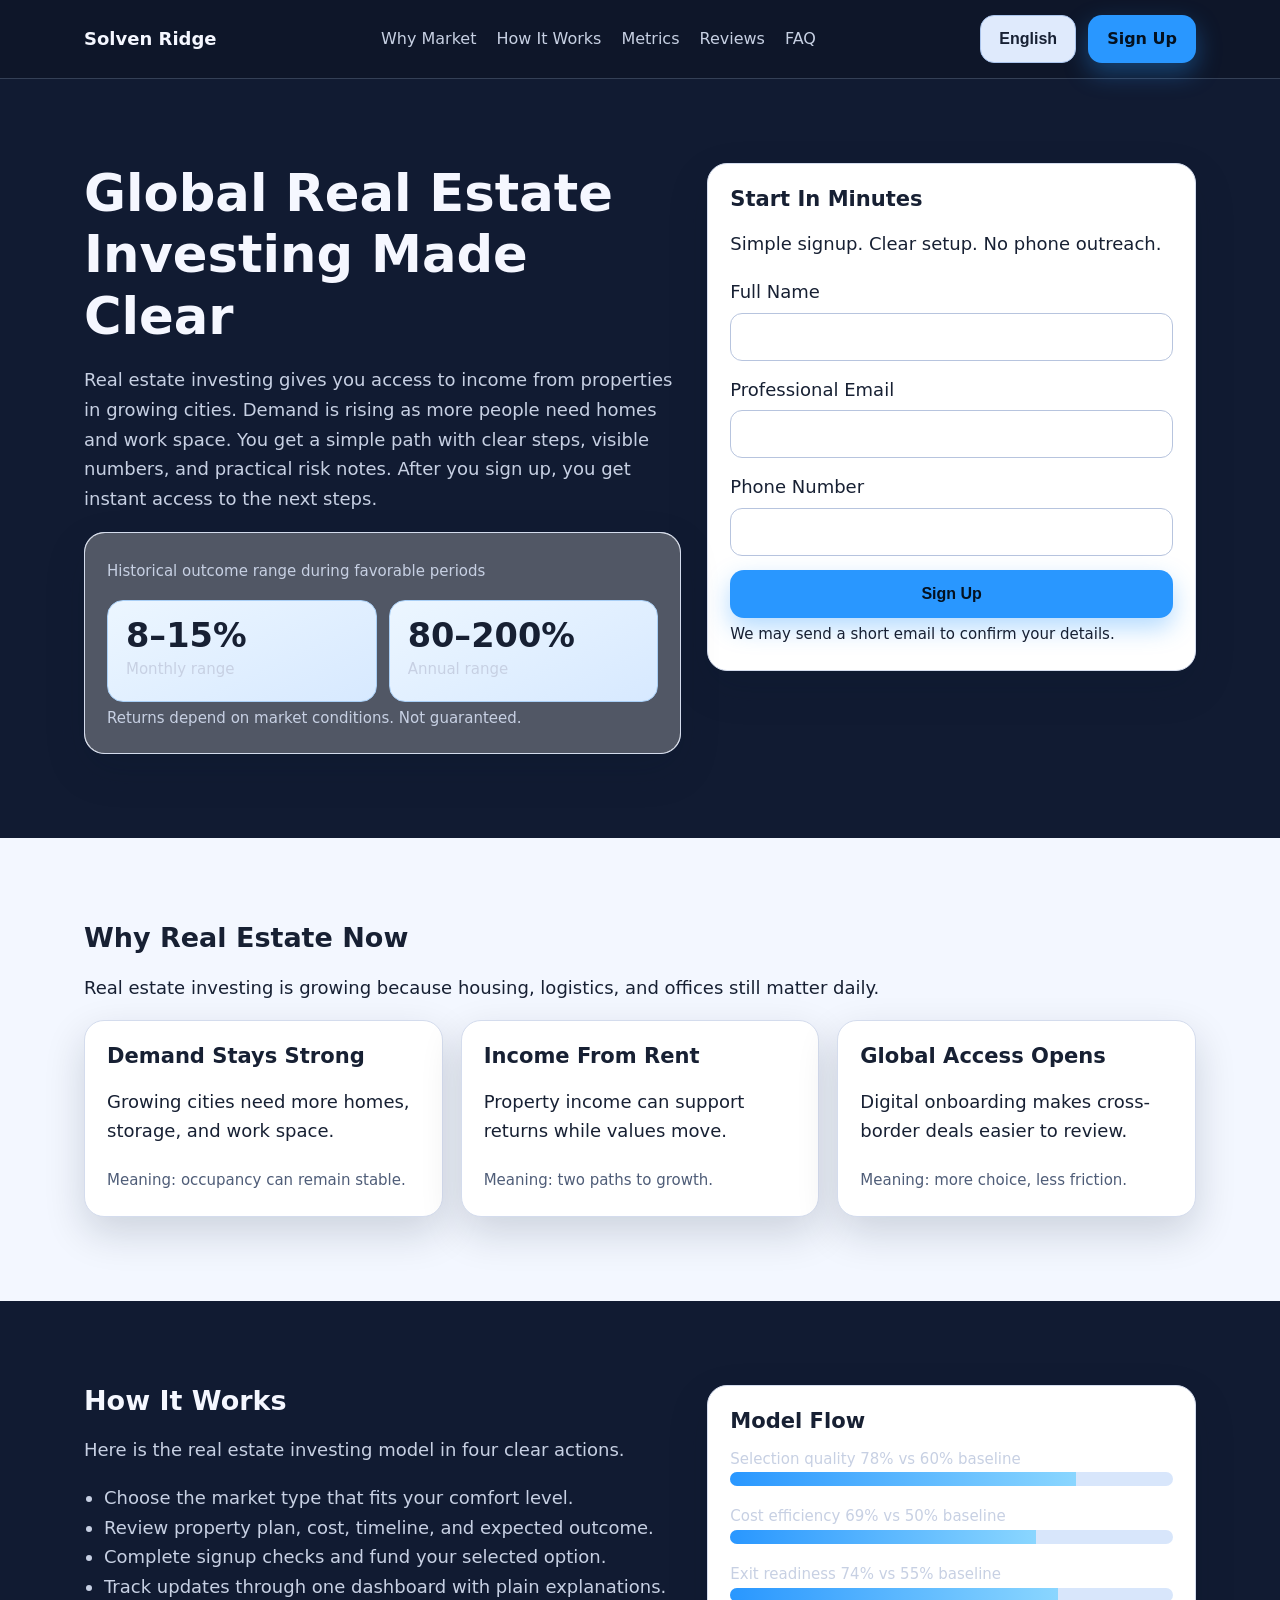
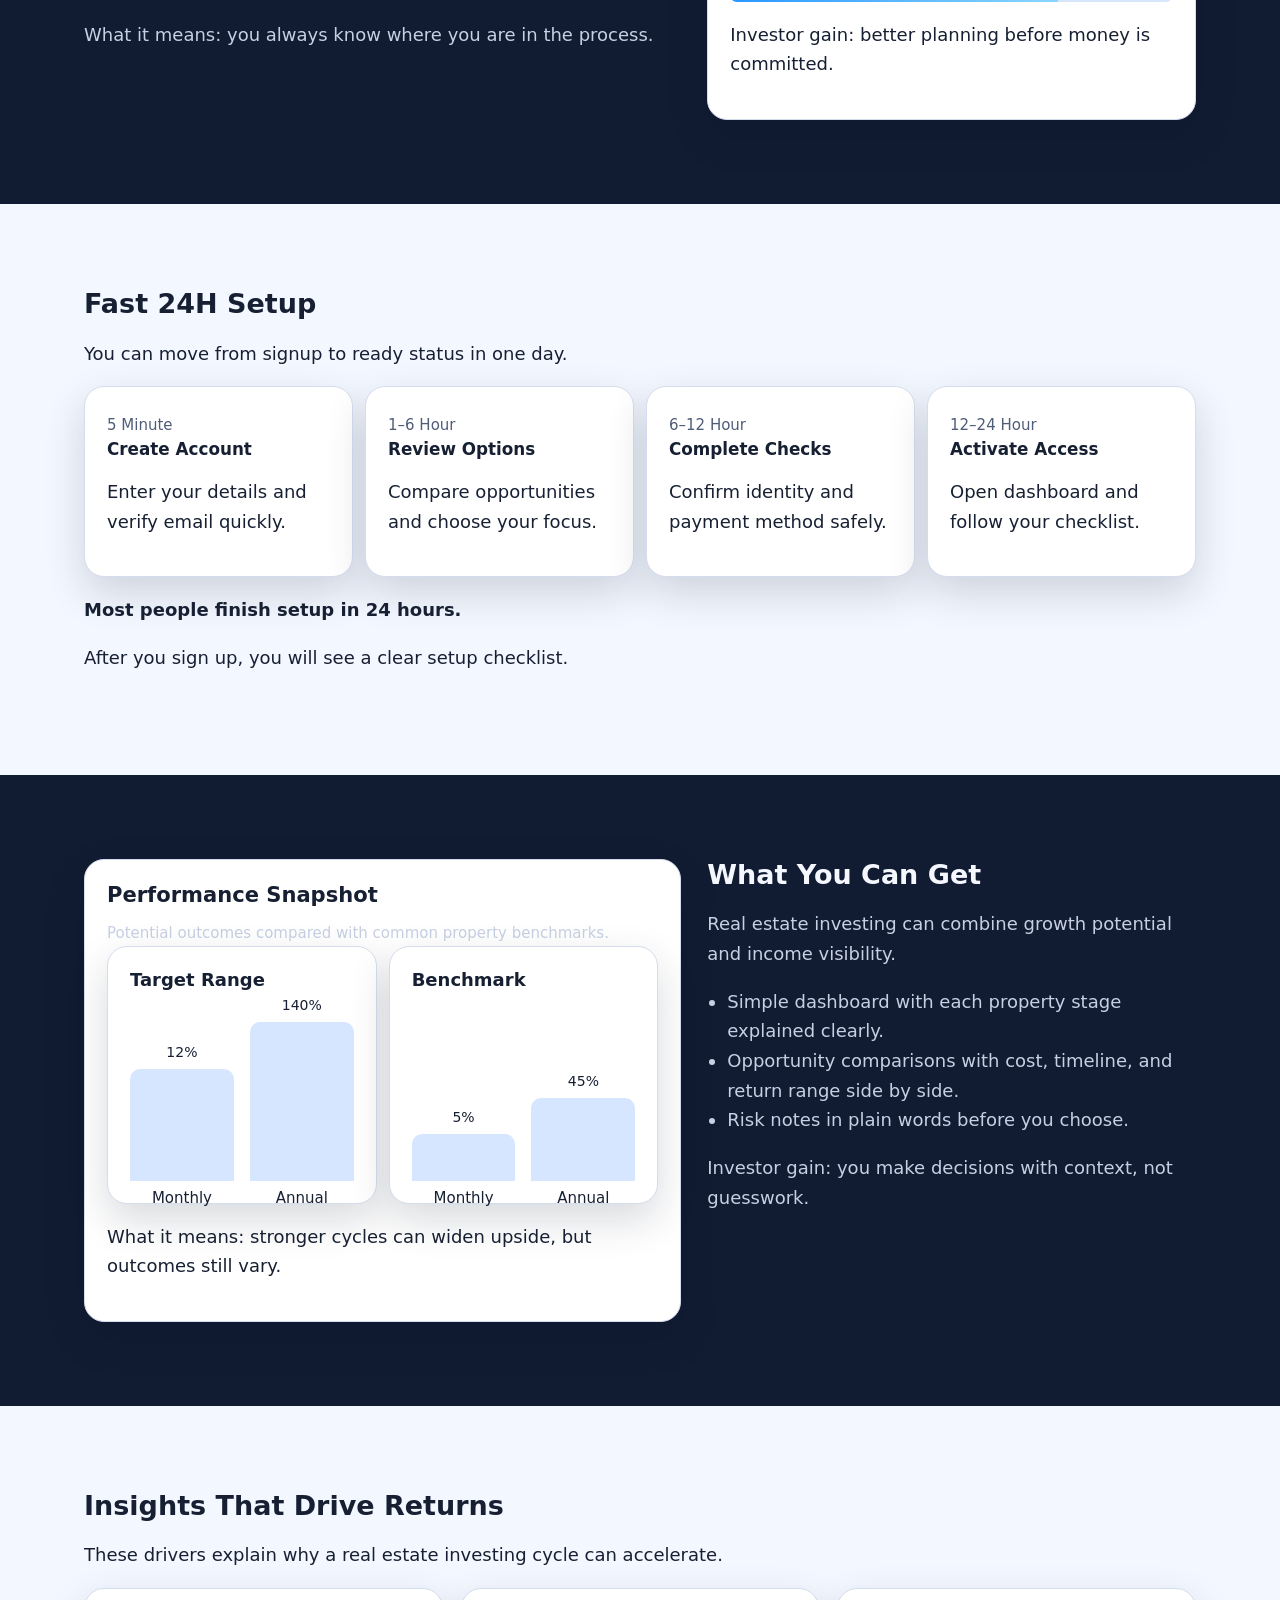
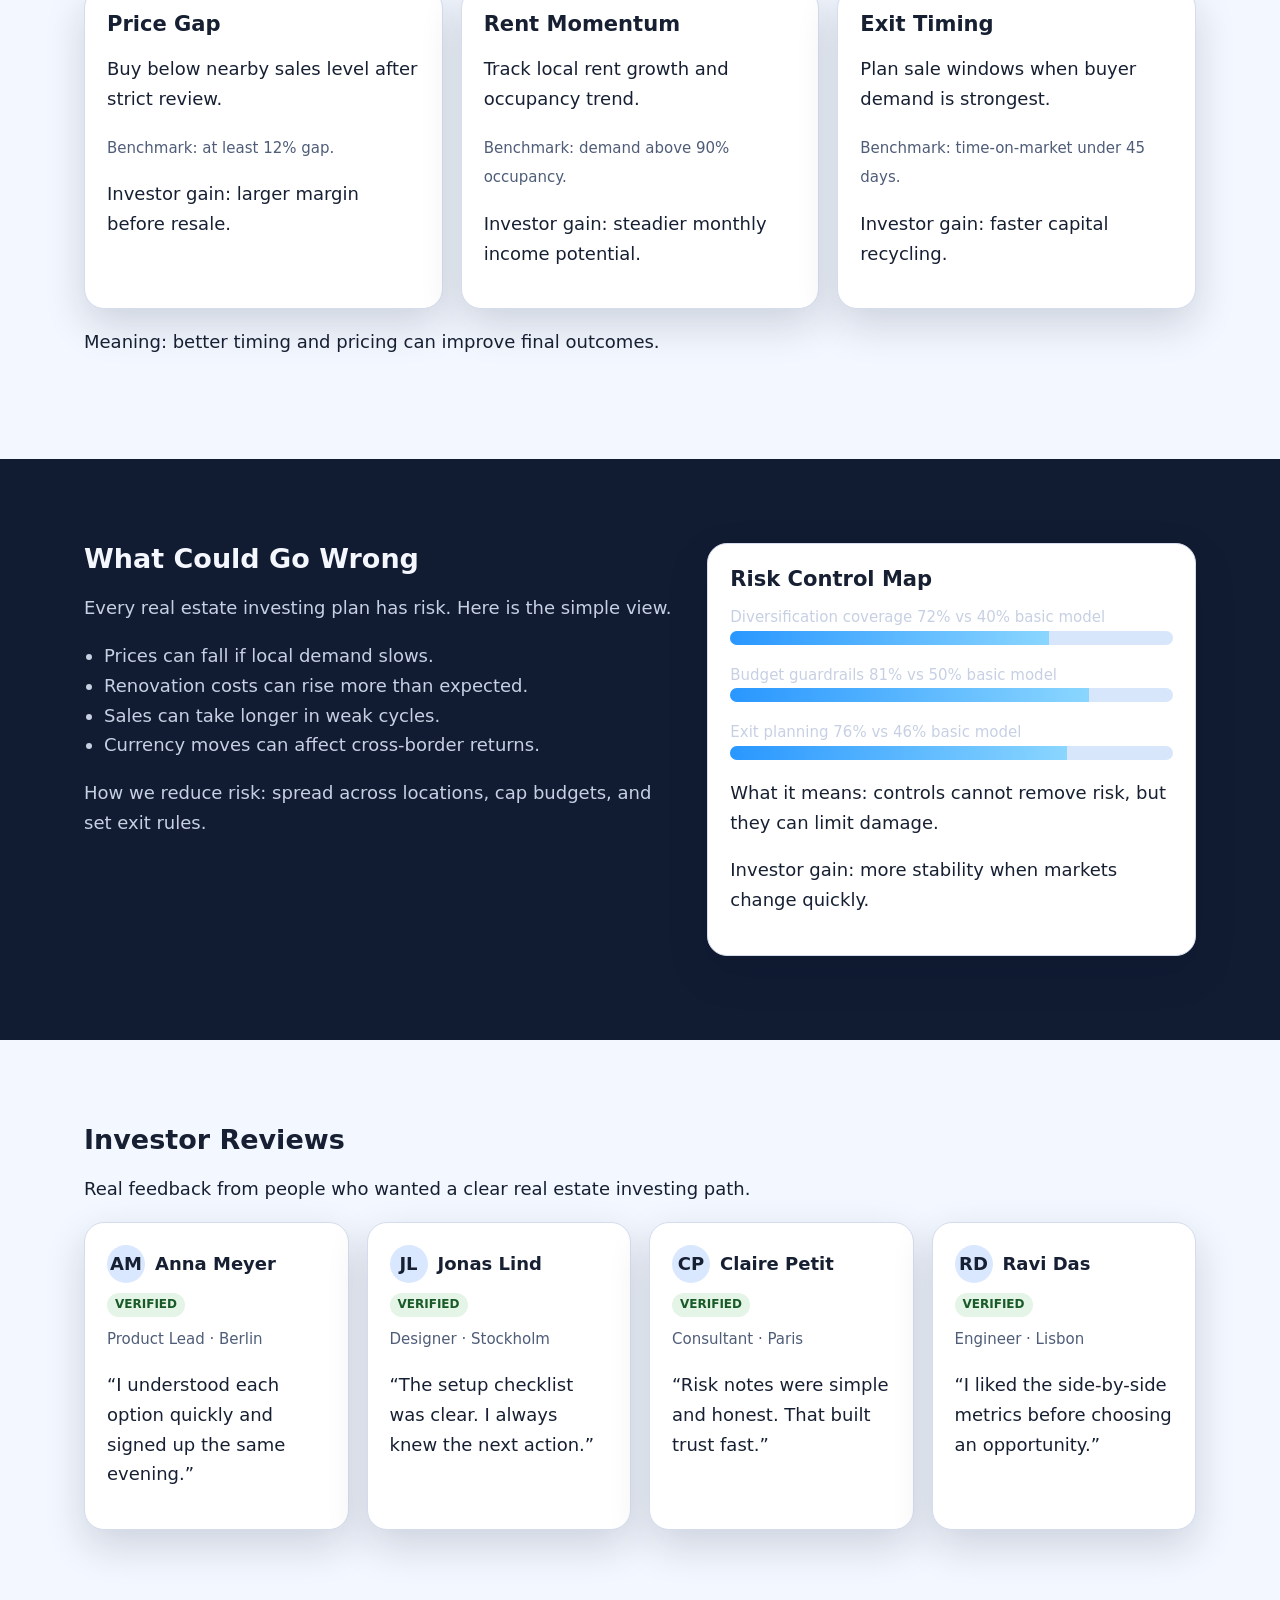
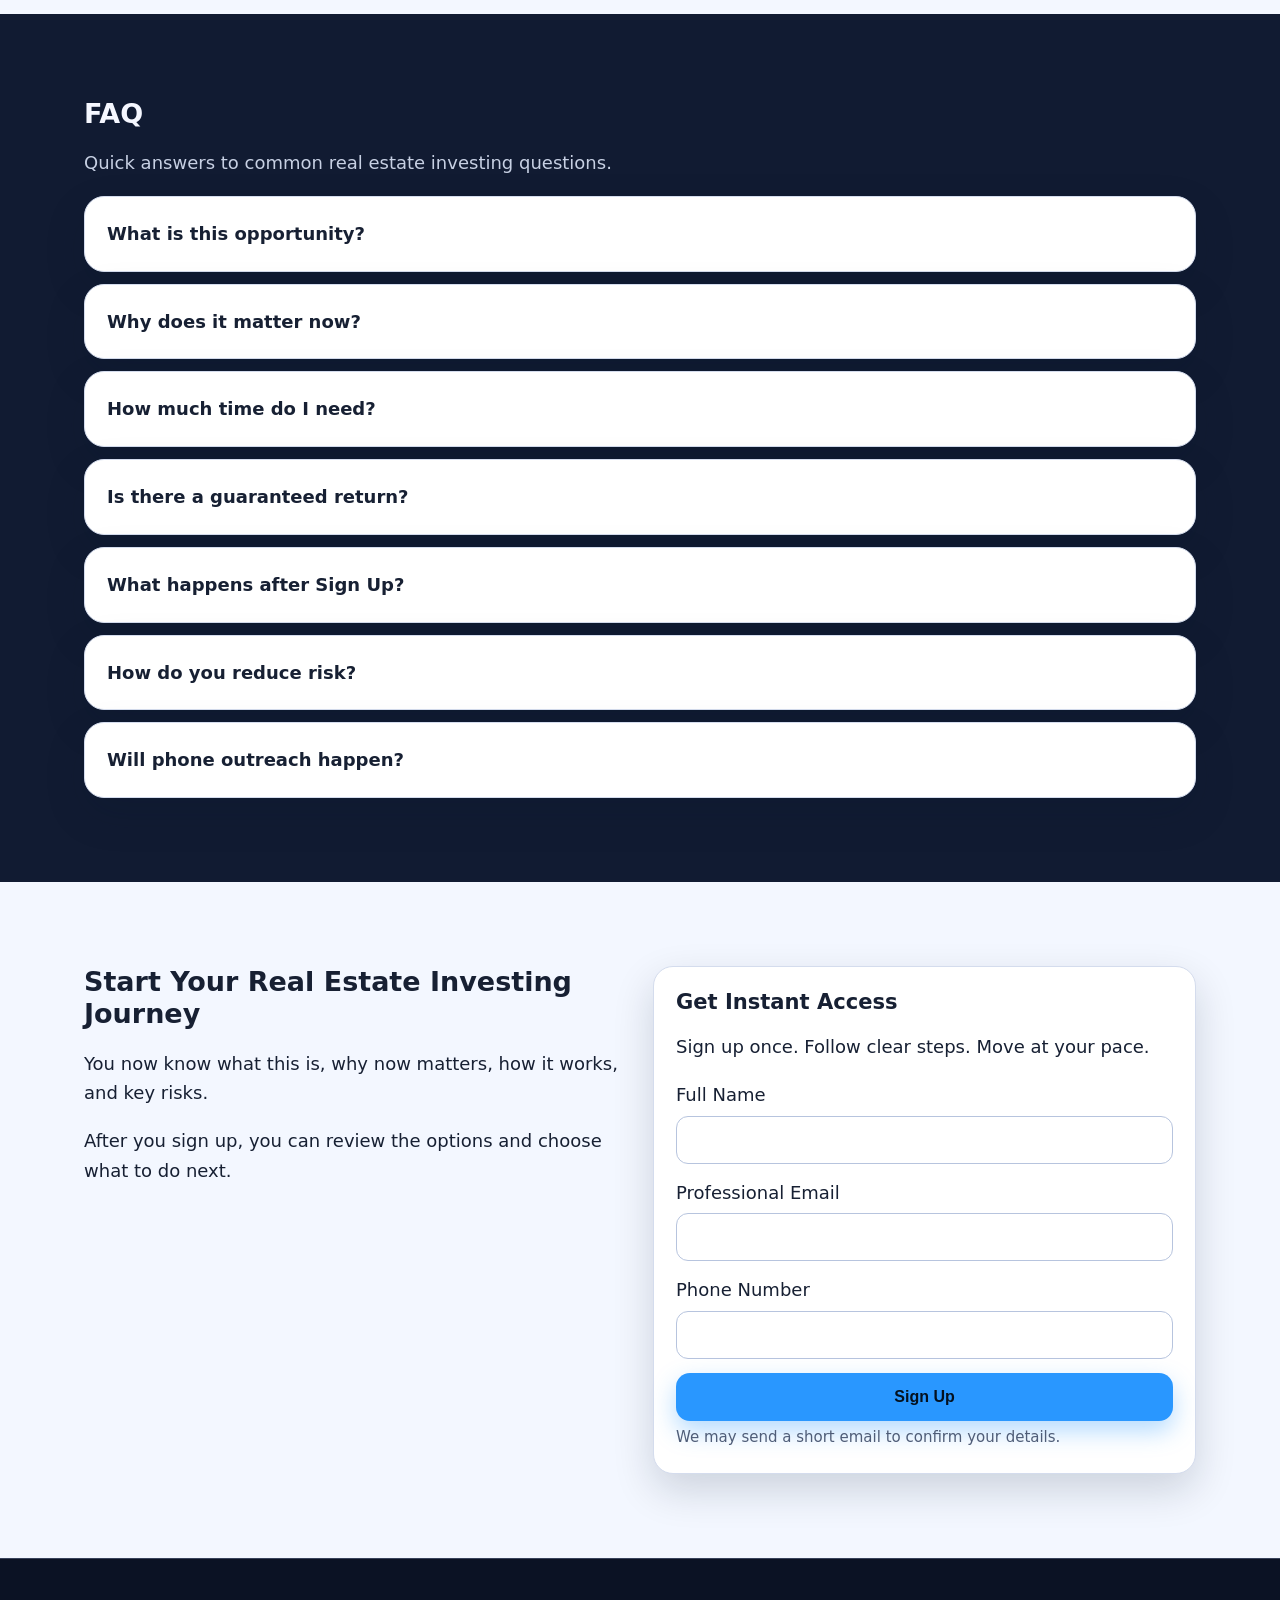
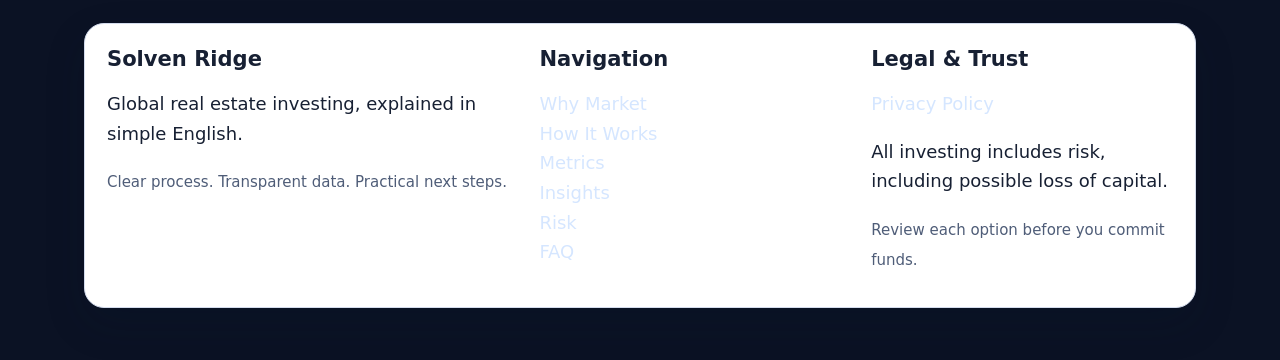
<file: index.html>
<!doctype html>
<html lang="en">
<head>
  <meta charset="UTF-8">
  <meta name="viewport" content="width=device-width, initial-scale=1.0">
  <title>Global Real Estate Investing Opportunities | Solven Ridge</title>
  <meta name="description" content="Explore clear global real estate investing opportunities with simple steps and transparent risk notes.">
  <link rel="canonical" href="https://solvenridge.com/index.html">
  <link rel="alternate" hreflang="en" href="https://solvenridge.com/index.html">
  <link rel="alternate" hreflang="de" href="https://solvenridge.com/de/index.html">
  <link rel="alternate" hreflang="fr" href="https://solvenridge.com/fr/index.html">
  <link rel="alternate" hreflang="es" href="https://solvenridge.com/es/index.html">
  <link rel="alternate" hreflang="it" href="https://solvenridge.com/it/index.html">
  <link rel="alternate" hreflang="tr" href="https://solvenridge.com/tr/index.html">
  <link rel="alternate" hreflang="pt" href="https://solvenridge.com/pt/index.html">
  <link rel="alternate" hreflang="ja" href="https://solvenridge.com/jp/index.html">
  <link rel="alternate" hreflang="sk" href="https://solvenridge.com/sk/index.html">
  <link rel="alternate" hreflang="nl-BE" href="https://solvenridge.com/be/index.html">
  <meta property="og:title" content="Global Real Estate Investing Opportunities | Solven Ridge">
  <meta property="og:description" content="Explore clear global real estate investing opportunities with simple steps and transparent risk notes.">
  <meta property="og:type" content="website">
  <meta property="og:url" content="https://solvenridge.com/index.html">
  <meta name="twitter:card" content="summary_large_image">
  <meta name="twitter:title" content="Global Real Estate Investing Opportunities | Solven Ridge">
  <meta name="twitter:description" content="Explore clear global real estate investing opportunities with simple steps and transparent risk notes.">
  <link rel="stylesheet" href="assets/style.css">
</head>
<body>
<header class="header">
  <div class="container header-row">
    <a class="brand" href="index.html">Solven Ridge</a>
    <nav class="nav-center" aria-label="Primary">
      <a href="#market">Why Market</a><a href="#model">How It Works</a><a href="#metrics">Metrics</a><a href="#reviews">Reviews</a><a href="#faq">FAQ</a>
    </nav>
    <div class="right-zone">
      <div class="lang">
        <button class="lang-toggle" aria-label="Language switcher">English</button>
        <div class="lang-menu">
<a href="index.html"><span class="flag"><svg viewBox="0 0 16 12" xmlns="http://www.w3.org/2000/svg"><rect width="16" height="12" fill="#012169"/><path d="M0 0L16 12M16 0L0 12" stroke="#fff" stroke-width="2"/><path d="M0 0L16 12M16 0L0 12" stroke="#C8102E" stroke-width="1"/><path d="M8 0v12M0 6h16" stroke="#fff" stroke-width="3"/><path d="M8 0v12M0 6h16" stroke="#C8102E" stroke-width="2"/></svg></span>English</a>
<a href="de/index.html"><span class="flag"><svg viewBox="0 0 16 12" xmlns="http://www.w3.org/2000/svg"><rect width="16" height="4" y="0" fill="#000"/><rect width="16" height="4" y="4" fill="#DD0000"/><rect width="16" height="4" y="8" fill="#FFCE00"/></svg></span>Deutsch</a>
<a href="fr/index.html"><span class="flag"><svg viewBox="0 0 16 12" xmlns="http://www.w3.org/2000/svg"><rect width="5.33" height="12" fill="#0055A4"/><rect x="5.33" width="5.33" height="12" fill="#fff"/><rect x="10.66" width="5.34" height="12" fill="#EF4135"/></svg></span>Français</a>
<a href="es/index.html"><span class="flag"><svg viewBox="0 0 16 12" xmlns="http://www.w3.org/2000/svg"><rect width="16" height="3" fill="#AA151B"/><rect y="3" width="16" height="6" fill="#F1BF00"/><rect y="9" width="16" height="3" fill="#AA151B"/></svg></span>Español</a>
<a href="it/index.html"><span class="flag"><svg viewBox="0 0 16 12" xmlns="http://www.w3.org/2000/svg"><rect width="5.33" height="12" fill="#009246"/><rect x="5.33" width="5.33" height="12" fill="#fff"/><rect x="10.66" width="5.34" height="12" fill="#CE2B37"/></svg></span>Italiano</a>
<a href="tr/index.html"><span class="flag"><svg viewBox="0 0 16 12" xmlns="http://www.w3.org/2000/svg"><rect width="16" height="12" fill="#E30A17"/><circle cx="7" cy="6" r="3" fill="#fff"/><circle cx="7.8" cy="6" r="2.4" fill="#E30A17"/></svg></span>Türkçe</a>
<a href="pt/index.html"><span class="flag"><svg viewBox="0 0 16 12" xmlns="http://www.w3.org/2000/svg"><rect width="6" height="12" fill="#006600"/><rect x="6" width="10" height="12" fill="#FF0000"/></svg></span>Português</a>
<a href="jp/index.html"><span class="flag"><svg viewBox="0 0 16 12" xmlns="http://www.w3.org/2000/svg"><rect width="16" height="12" fill="#fff"/><circle cx="8" cy="6" r="3" fill="#BC002D"/></svg></span>日本語</a>
<a href="sk/index.html"><span class="flag"><svg viewBox="0 0 16 12" xmlns="http://www.w3.org/2000/svg"><rect width="16" height="4" fill="#fff"/><rect y="4" width="16" height="4" fill="#0B4EA2"/><rect y="8" width="16" height="4" fill="#EE1C25"/></svg></span>Slovak</a>
<a href="be/index.html"><span class="flag"><svg viewBox="0 0 16 12" xmlns="http://www.w3.org/2000/svg"><rect width="5.33" height="12" fill="#000"/><rect x="5.33" width="5.33" height="12" fill="#FFD90C"/><rect x="10.66" width="5.34" height="12" fill="#EF3340"/></svg></span>Nederlands (BE)</a></div>
      </div>
      <a class="btn" href="#signup-final">Sign Up</a>
      <button class="mobile-toggle" data-burger aria-label="Open navigation" aria-expanded="false">☰</button>
    </div>
  </div>
</header>
<div class="drawer-backdrop" data-backdrop></div>
<aside class="drawer" data-drawer aria-hidden="true">
  <button class="close" data-drawer-close aria-label="Close menu">×</button>
  <nav class="drawer-nav" aria-label="Mobile navigation">
    <a href="#market">Why Market</a><a href="#model">How It Works</a><a href="#metrics">Metrics</a><a href="#reviews">Reviews</a><a href="#faq">FAQ</a>
  </nav>
  <div class="lang">
    <button class="lang-toggle" aria-label="Language switcher">English</button>
    <div class="lang-menu">
<a href="index.html"><span class="flag"><svg viewBox="0 0 16 12" xmlns="http://www.w3.org/2000/svg"><rect width="16" height="12" fill="#012169"/><path d="M0 0L16 12M16 0L0 12" stroke="#fff" stroke-width="2"/><path d="M0 0L16 12M16 0L0 12" stroke="#C8102E" stroke-width="1"/><path d="M8 0v12M0 6h16" stroke="#fff" stroke-width="3"/><path d="M8 0v12M0 6h16" stroke="#C8102E" stroke-width="2"/></svg></span>English</a>
<a href="de/index.html"><span class="flag"><svg viewBox="0 0 16 12" xmlns="http://www.w3.org/2000/svg"><rect width="16" height="4" y="0" fill="#000"/><rect width="16" height="4" y="4" fill="#DD0000"/><rect width="16" height="4" y="8" fill="#FFCE00"/></svg></span>Deutsch</a>
<a href="fr/index.html"><span class="flag"><svg viewBox="0 0 16 12" xmlns="http://www.w3.org/2000/svg"><rect width="5.33" height="12" fill="#0055A4"/><rect x="5.33" width="5.33" height="12" fill="#fff"/><rect x="10.66" width="5.34" height="12" fill="#EF4135"/></svg></span>Français</a>
<a href="es/index.html"><span class="flag"><svg viewBox="0 0 16 12" xmlns="http://www.w3.org/2000/svg"><rect width="16" height="3" fill="#AA151B"/><rect y="3" width="16" height="6" fill="#F1BF00"/><rect y="9" width="16" height="3" fill="#AA151B"/></svg></span>Español</a>
<a href="it/index.html"><span class="flag"><svg viewBox="0 0 16 12" xmlns="http://www.w3.org/2000/svg"><rect width="5.33" height="12" fill="#009246"/><rect x="5.33" width="5.33" height="12" fill="#fff"/><rect x="10.66" width="5.34" height="12" fill="#CE2B37"/></svg></span>Italiano</a>
<a href="tr/index.html"><span class="flag"><svg viewBox="0 0 16 12" xmlns="http://www.w3.org/2000/svg"><rect width="16" height="12" fill="#E30A17"/><circle cx="7" cy="6" r="3" fill="#fff"/><circle cx="7.8" cy="6" r="2.4" fill="#E30A17"/></svg></span>Türkçe</a>
<a href="pt/index.html"><span class="flag"><svg viewBox="0 0 16 12" xmlns="http://www.w3.org/2000/svg"><rect width="6" height="12" fill="#006600"/><rect x="6" width="10" height="12" fill="#FF0000"/></svg></span>Português</a>
<a href="jp/index.html"><span class="flag"><svg viewBox="0 0 16 12" xmlns="http://www.w3.org/2000/svg"><rect width="16" height="12" fill="#fff"/><circle cx="8" cy="6" r="3" fill="#BC002D"/></svg></span>日本語</a>
<a href="sk/index.html"><span class="flag"><svg viewBox="0 0 16 12" xmlns="http://www.w3.org/2000/svg"><rect width="16" height="4" fill="#fff"/><rect y="4" width="16" height="4" fill="#0B4EA2"/><rect y="8" width="16" height="4" fill="#EE1C25"/></svg></span>Slovak</a>
<a href="be/index.html"><span class="flag"><svg viewBox="0 0 16 12" xmlns="http://www.w3.org/2000/svg"><rect width="5.33" height="12" fill="#000"/><rect x="5.33" width="5.33" height="12" fill="#FFD90C"/><rect x="10.66" width="5.34" height="12" fill="#EF3340"/></svg></span>Nederlands (BE)</a></div>
  </div>
  <a class="btn" href="#signup-final">Sign Up</a>
</aside>
<main>
<section class="section dark hero">
  <div class="container hero-grid reveal">
    <div>
      <h1>Global Real Estate Investing Made Clear</h1>
      <p class="intro">Real estate investing gives you access to income from properties in growing cities. Demand is rising as more people need homes and work space. You get a simple path with clear steps, visible numbers, and practical risk notes. After you sign up, you get instant access to the next steps.</p>
      <div class="hero-panel text-on-glass">
        <small class="muted">Historical outcome range during favorable periods</small>
        <div class="performance">
          <div class="kpi"><div class="value">8–15%</div><small class="muted">Monthly range</small></div>
          <div class="kpi"><div class="value">80–200%</div><small class="muted">Annual range</small></div>
        </div>
        <small class="micro-copy">Returns depend on market conditions. Not guaranteed.</small>
      </div>
    </div>
    <form class="form-card" id="signup">
      <h3>Start In Minutes</h3><p>Simple signup. Clear setup. No phone outreach.</p>
      <div class="form-stack">
        <label>Full Name<input type="text" name="name" required></label>
        <label>Professional Email<input type="email" name="email" required></label>
        <label>Phone Number<input type="tel" name="phone" required></label>
        <button class="btn" type="submit">Sign Up</button>
      </div>
      <small class="micro-copy">We may send a short email to confirm your details.</small>
    </form>
  </div>
</section>
<section class="section light" id="market"><div class="container reveal"><h2>Why Real Estate Now</h2><p>Real estate investing is growing because housing, logistics, and offices still matter daily.</p><div class="grid-3"><article class="card"><h3>Demand Stays Strong</h3><p>Growing cities need more homes, storage, and work space.</p><small class="micro-copy">Meaning: occupancy can remain stable.</small></article><article class="card"><h3>Income From Rent</h3><p>Property income can support returns while values move.</p><small class="micro-copy">Meaning: two paths to growth.</small></article><article class="card"><h3>Global Access Opens</h3><p>Digital onboarding makes cross-border deals easier to review.</p><small class="micro-copy">Meaning: more choice, less friction.</small></article></div></div></section>
<section class="section dark" id="model"><div class="container two-col reveal"><div><h2>How It Works</h2><p>Here is the real estate investing model in four clear actions.</p><ul><li>Choose the market type that fits your comfort level.</li><li>Review property plan, cost, timeline, and expected outcome.</li><li>Complete signup checks and fund your selected option.</li><li>Track updates through one dashboard with plain explanations.</li></ul><p>What it means: you always know where you are in the process.</p></div><div class="visual-card"><h3>Model Flow</h3><div class="bars"><div class="bar-wrap"><small>Selection quality 78% vs 60% baseline</small><div class="bar"><span style="width:78%"></span></div></div><div class="bar-wrap"><small>Cost efficiency 69% vs 50% baseline</small><div class="bar"><span style="width:69%"></span></div></div><div class="bar-wrap"><small>Exit readiness 74% vs 55% baseline</small><div class="bar"><span style="width:74%"></span></div></div></div><p>Investor gain: better planning before money is committed.</p></div></div></section>
<section class="section light" id="process"><div class="container reveal"><h2>Fast 24H Setup</h2><p>You can move from signup to ready status in one day.</p><div class="process-grid"><article class="process-card"><small>5 Minute</small><h3>Create Account</h3><p>Enter your details and verify email quickly.</p></article><article class="process-card"><small>1–6 Hour</small><h3>Review Options</h3><p>Compare opportunities and choose your focus.</p></article><article class="process-card"><small>6–12 Hour</small><h3>Complete Checks</h3><p>Confirm identity and payment method safely.</p></article><article class="process-card"><small>12–24 Hour</small><h3>Activate Access</h3><p>Open dashboard and follow your checklist.</p></article></div><p><strong>Most people finish setup in 24 hours.</strong></p><p>After you sign up, you will see a clear setup checklist.</p></div></section>
<section class="section dark" id="metrics"><div class="container two-col reveal"><div class="chart-panel"><h3>Performance Snapshot</h3><small>Potential outcomes compared with common property benchmarks.</small><div class="dual"><div class="card"><h4>Target Range</h4><div class="vbar"><div style="height:62%"><span>12%</span><small>Monthly</small></div><div style="height:88%"><span>140%</span><small>Annual</small></div></div></div><div class="card"><h4>Benchmark</h4><div class="vbar"><div style="height:26%"><span>5%</span><small>Monthly</small></div><div style="height:46%"><span>45%</span><small>Annual</small></div></div></div></div><p>What it means: stronger cycles can widen upside, but outcomes still vary.</p></div><div><h2>What You Can Get</h2><p>Real estate investing can combine growth potential and income visibility.</p><ul><li>Simple dashboard with each property stage explained clearly.</li><li>Opportunity comparisons with cost, timeline, and return range side by side.</li><li>Risk notes in plain words before you choose.</li></ul><p>Investor gain: you make decisions with context, not guesswork.</p></div></div></section>
<section class="section light" id="insights"><div class="container reveal"><h2>Insights That Drive Returns</h2><p>These drivers explain why a real estate investing cycle can accelerate.</p><div class="grid-3"><article class="visual-card"><h3>Price Gap</h3><p>Buy below nearby sales level after strict review.</p><small class="muted">Benchmark: at least 12% gap.</small><p>Investor gain: larger margin before resale.</p></article><article class="visual-card"><h3>Rent Momentum</h3><p>Track local rent growth and occupancy trend.</p><small class="muted">Benchmark: demand above 90% occupancy.</small><p>Investor gain: steadier monthly income potential.</p></article><article class="visual-card"><h3>Exit Timing</h3><p>Plan sale windows when buyer demand is strongest.</p><small class="muted">Benchmark: time-on-market under 45 days.</small><p>Investor gain: faster capital recycling.</p></article></div><p>Meaning: better timing and pricing can improve final outcomes.</p></div></section>
<section class="section dark" id="risk"><div class="container two-col reveal"><div><h2>What Could Go Wrong</h2><p>Every real estate investing plan has risk. Here is the simple view.</p><ul><li>Prices can fall if local demand slows.</li><li>Renovation costs can rise more than expected.</li><li>Sales can take longer in weak cycles.</li><li>Currency moves can affect cross-border returns.</li></ul><p>How we reduce risk: spread across locations, cap budgets, and set exit rules.</p></div><div class="compare-panel"><h3>Risk Control Map</h3><div class="bars"><div class="bar-wrap"><small>Diversification coverage 72% vs 40% basic model</small><div class="bar"><span style="width:72%"></span></div></div><div class="bar-wrap"><small>Budget guardrails 81% vs 50% basic model</small><div class="bar"><span style="width:81%"></span></div></div><div class="bar-wrap"><small>Exit planning 76% vs 46% basic model</small><div class="bar"><span style="width:76%"></span></div></div></div><p>What it means: controls cannot remove risk, but they can limit damage.</p><p>Investor gain: more stability when markets change quickly.</p></div></div></section>
<section class="section light" id="reviews"><div class="container reveal"><h2>Investor Reviews</h2><p>Real feedback from people who wanted a clear real estate investing path.</p><div class="grid-4"><article class="review-card"><div class="review-head"><div class="avatar">AM</div><strong>Anna Meyer</strong><span class="verified">VERIFIED</span></div><small>Product Lead · Berlin</small><p>“I understood each option quickly and signed up the same evening.”</p></article><article class="review-card"><div class="review-head"><div class="avatar">JL</div><strong>Jonas Lind</strong><span class="verified">VERIFIED</span></div><small>Designer · Stockholm</small><p>“The setup checklist was clear. I always knew the next action.”</p></article><article class="review-card"><div class="review-head"><div class="avatar">CP</div><strong>Claire Petit</strong><span class="verified">VERIFIED</span></div><small>Consultant · Paris</small><p>“Risk notes were simple and honest. That built trust fast.”</p></article><article class="review-card"><div class="review-head"><div class="avatar">RD</div><strong>Ravi Das</strong><span class="verified">VERIFIED</span></div><small>Engineer · Lisbon</small><p>“I liked the side-by-side metrics before choosing an opportunity.”</p></article></div></div></section>
<section class="section dark" id="faq"><div class="container reveal"><h2>FAQ</h2><p>Quick answers to common real estate investing questions.</p><div class="faq-list"><details class="faq-item"><summary>What is this opportunity?</summary><p>You access global property opportunities with clear data, steps, and risks.</p></details><details class="faq-item"><summary>Why does it matter now?</summary><p>Housing and logistics demand stay high in many growing cities.</p></details><details class="faq-item"><summary>How much time do I need?</summary><p>Most people finish setup in 24 hours with the checklist.</p></details><details class="faq-item"><summary>Is there a guaranteed return?</summary><p>No. Returns depend on market conditions and are never guaranteed.</p></details><details class="faq-item"><summary>What happens after Sign Up?</summary><p>After you sign up, you can review the options and choose what to do next.</p></details><details class="faq-item"><summary>How do you reduce risk?</summary><p>We use market spread, budget caps, and planned exit timing.</p></details><details class="faq-item"><summary>Will phone outreach happen?</summary><p>No phone outreach. We may send a short email to confirm details.</p></details></div></div></section>
<section class="section light final-cta" id="signup-final"><div class="container two-col reveal"><div><h2>Start Your Real Estate Investing Journey</h2><p>You now know what this is, why now matters, how it works, and key risks.</p><p>After you sign up, you can review the options and choose what to do next.</p></div><form class="form-card"><h3>Get Instant Access</h3><p>Sign up once. Follow clear steps. Move at your pace.</p><div class="form-stack"><label>Full Name<input type="text" required></label><label>Professional Email<input type="email" required></label><label>Phone Number<input type="tel" required></label><button class="btn" type="submit">Sign Up</button></div><small class="micro-copy">We may send a short email to confirm your details.</small></form></div></section>
</main>
<footer class="footer"><div class="container"><div class="footer-inner footer-panel"><div><h3>Solven Ridge</h3><p>Global real estate investing, explained in simple English.</p><small>Clear process. Transparent data. Practical next steps.</small></div><div><h3>Navigation</h3><p><a href="#market">Why Market</a><br><a href="#model">How It Works</a><br><a href="#metrics">Metrics</a><br><a href="#insights">Insights</a><br><a href="#risk">Risk</a><br><a href="#faq">FAQ</a></p></div><div><h3>Legal & Trust</h3><p><a href="#" data-open-privacy>Privacy Policy</a></p><p>All investing includes risk, including possible loss of capital.</p><small>Review each option before you commit funds.</small></div></div></div></footer>
<div class="modal" data-modal aria-hidden="true"><div class="modal-panel"><div class="modal-head"><h3>Privacy Policy</h3><button class="close-icon" data-close-privacy aria-label="Close privacy policy">×</button></div><p><strong>Introduction:</strong> We explain how we use your data in simple terms.</p><p><strong>Data collection:</strong> We collect name, email, phone, and usage actions.</p><p><strong>Legal basis:</strong> We process data for signup service and legal duties.</p><p><strong>Cookies:</strong> Cookies help secure sessions and improve page performance.</p><p><strong>Retention:</strong> We keep data only as long as needed for service.</p><p><strong>Third-party sharing:</strong> We share with vetted providers that support operations.</p><p><strong>Security:</strong> We use access limits, encryption, and monitoring controls.</p><p><strong>User rights:</strong> You may request access, correction, deletion, or export.</p><p><strong>International transfers:</strong> Some data may move across borders with safeguards.</p><p><strong>Industry risk disclosure:</strong> Investing can lose value due to market changes.</p><p><strong>Contact:</strong> Email privacy@solvenridge.com for data requests.</p><div class="modal-foot"><button class="btn" data-close-privacy>Close</button></div></div></div>
<script type="application/ld+json">{"@context":"https://schema.org","@graph":[{"@type":"Organization","name":"Solven Ridge","url":"https://solvenridge.com/","email":"hello@solvenridge.com"},{"@type":"WebSite","name":"Solven Ridge","url":"https://solvenridge.com/"},{"@type":"FAQPage","mainEntity":[{"@type":"Question","name":"What is this opportunity?","acceptedAnswer":{"@type":"Answer","text":"You access global property opportunities with clear data, steps, and risks."}},{"@type":"Question","name":"Is there a guaranteed return?","acceptedAnswer":{"@type":"Answer","text":"No. Returns depend on market conditions and are never guaranteed."}}]},{"@type":"Review","author":{"@type":"Person","name":"Anna Meyer"},"reviewRating":{"@type":"Rating","ratingValue":"5"},"reviewBody":"I understood each option quickly and signed up the same evening."}]}</script>
<script src="assets/app.js" defer></script>
</body>
</html>
</file>
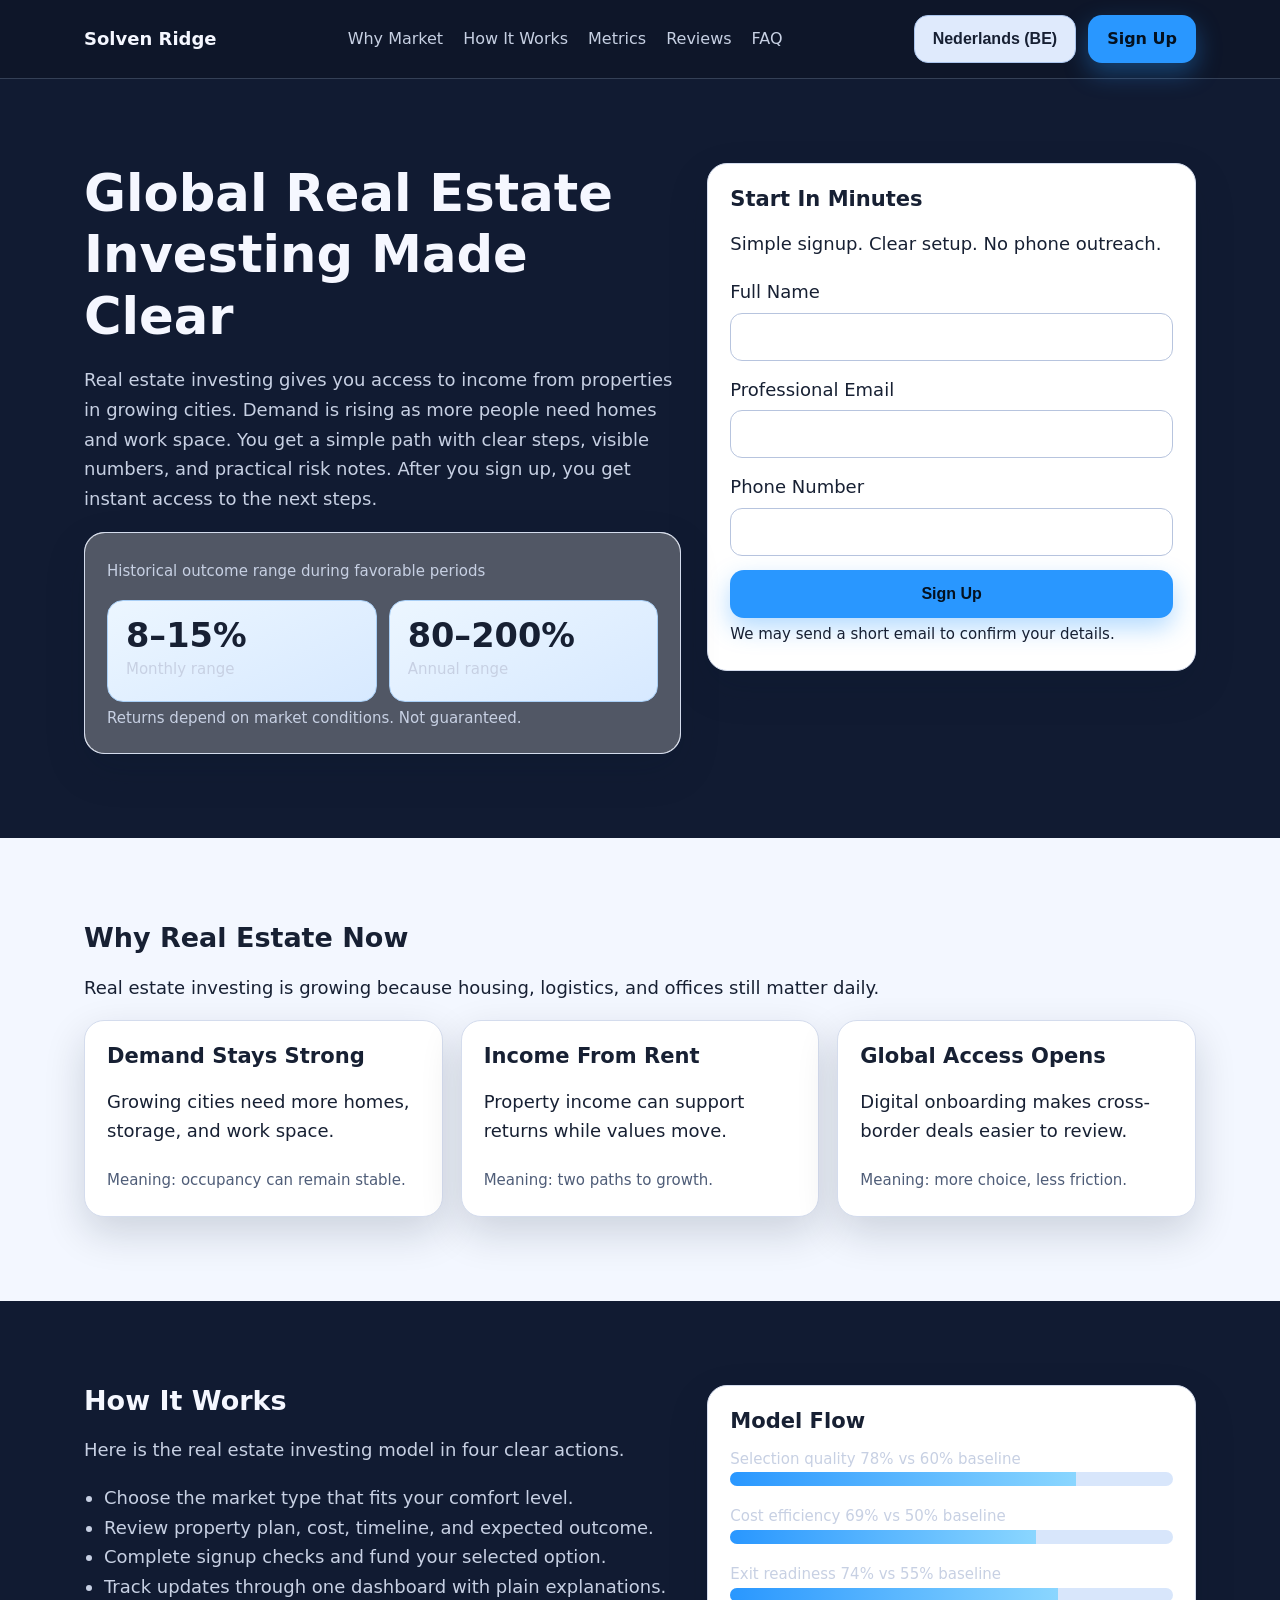
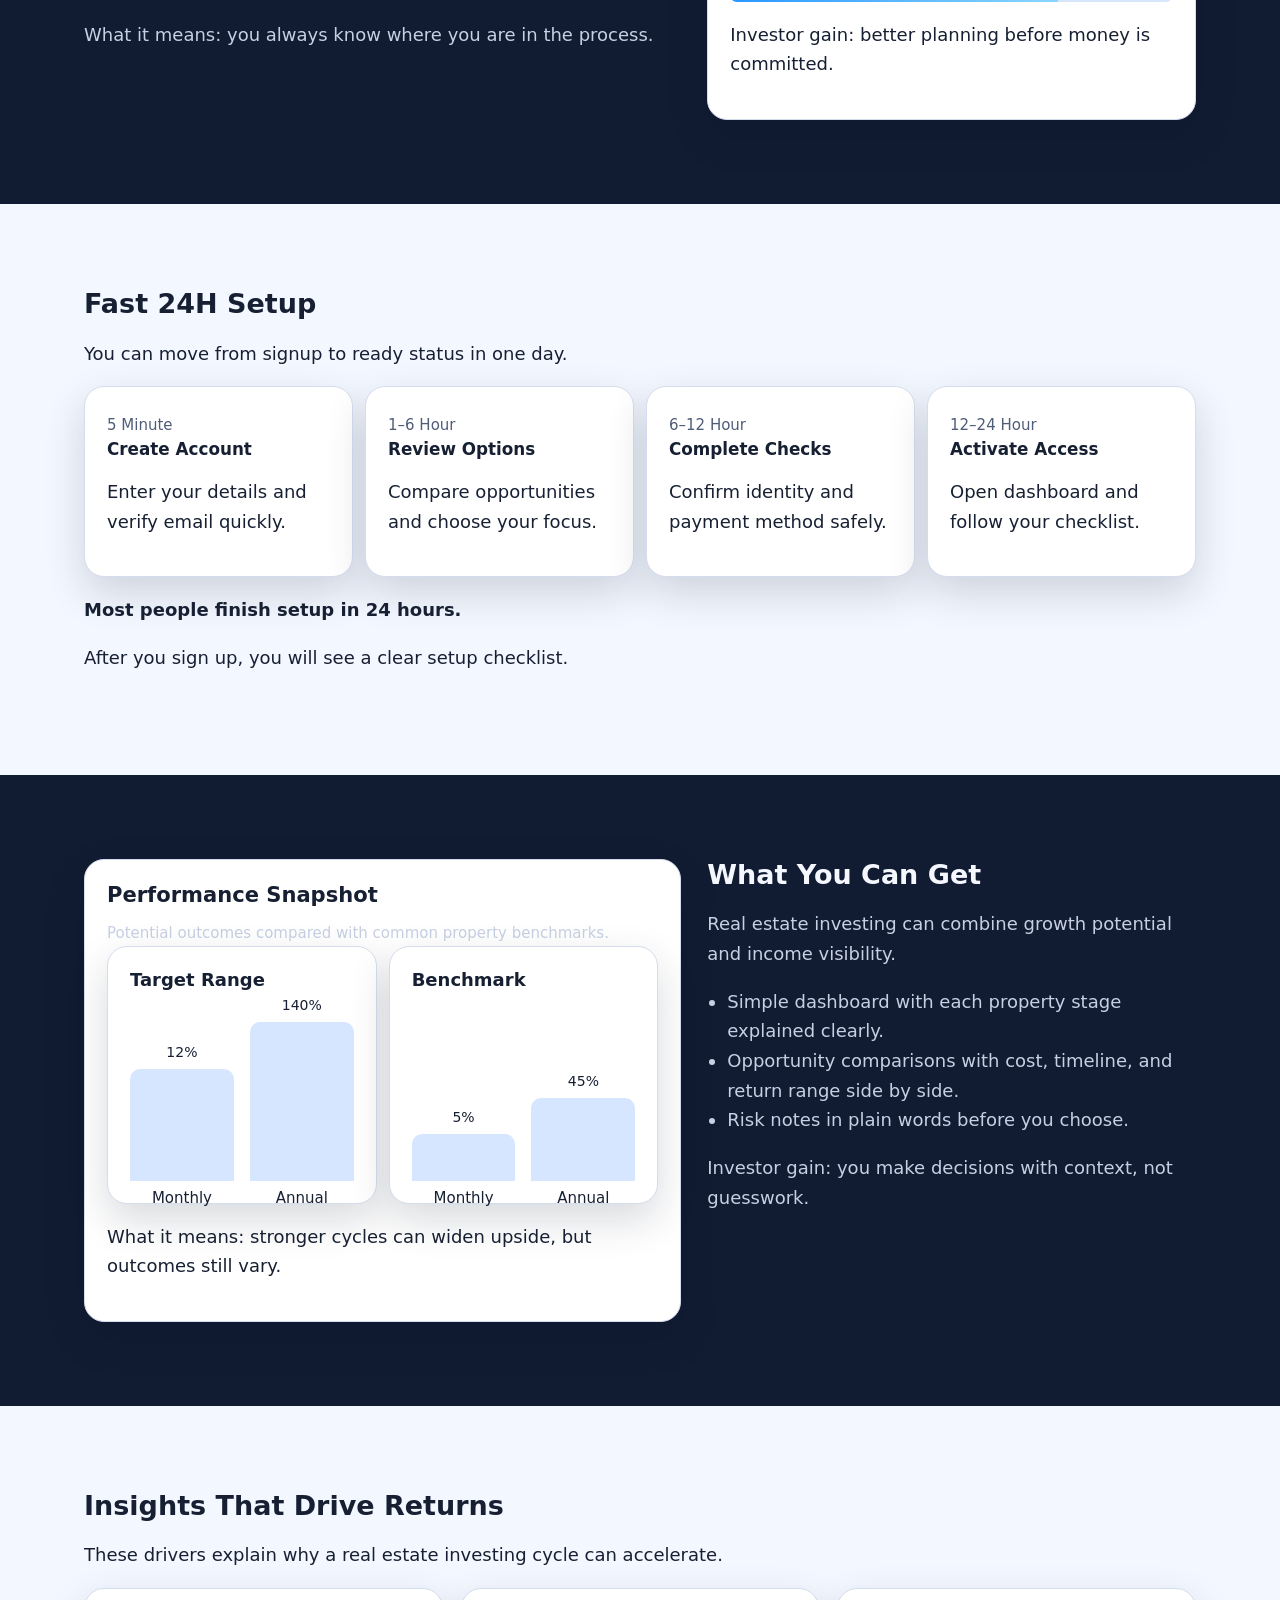
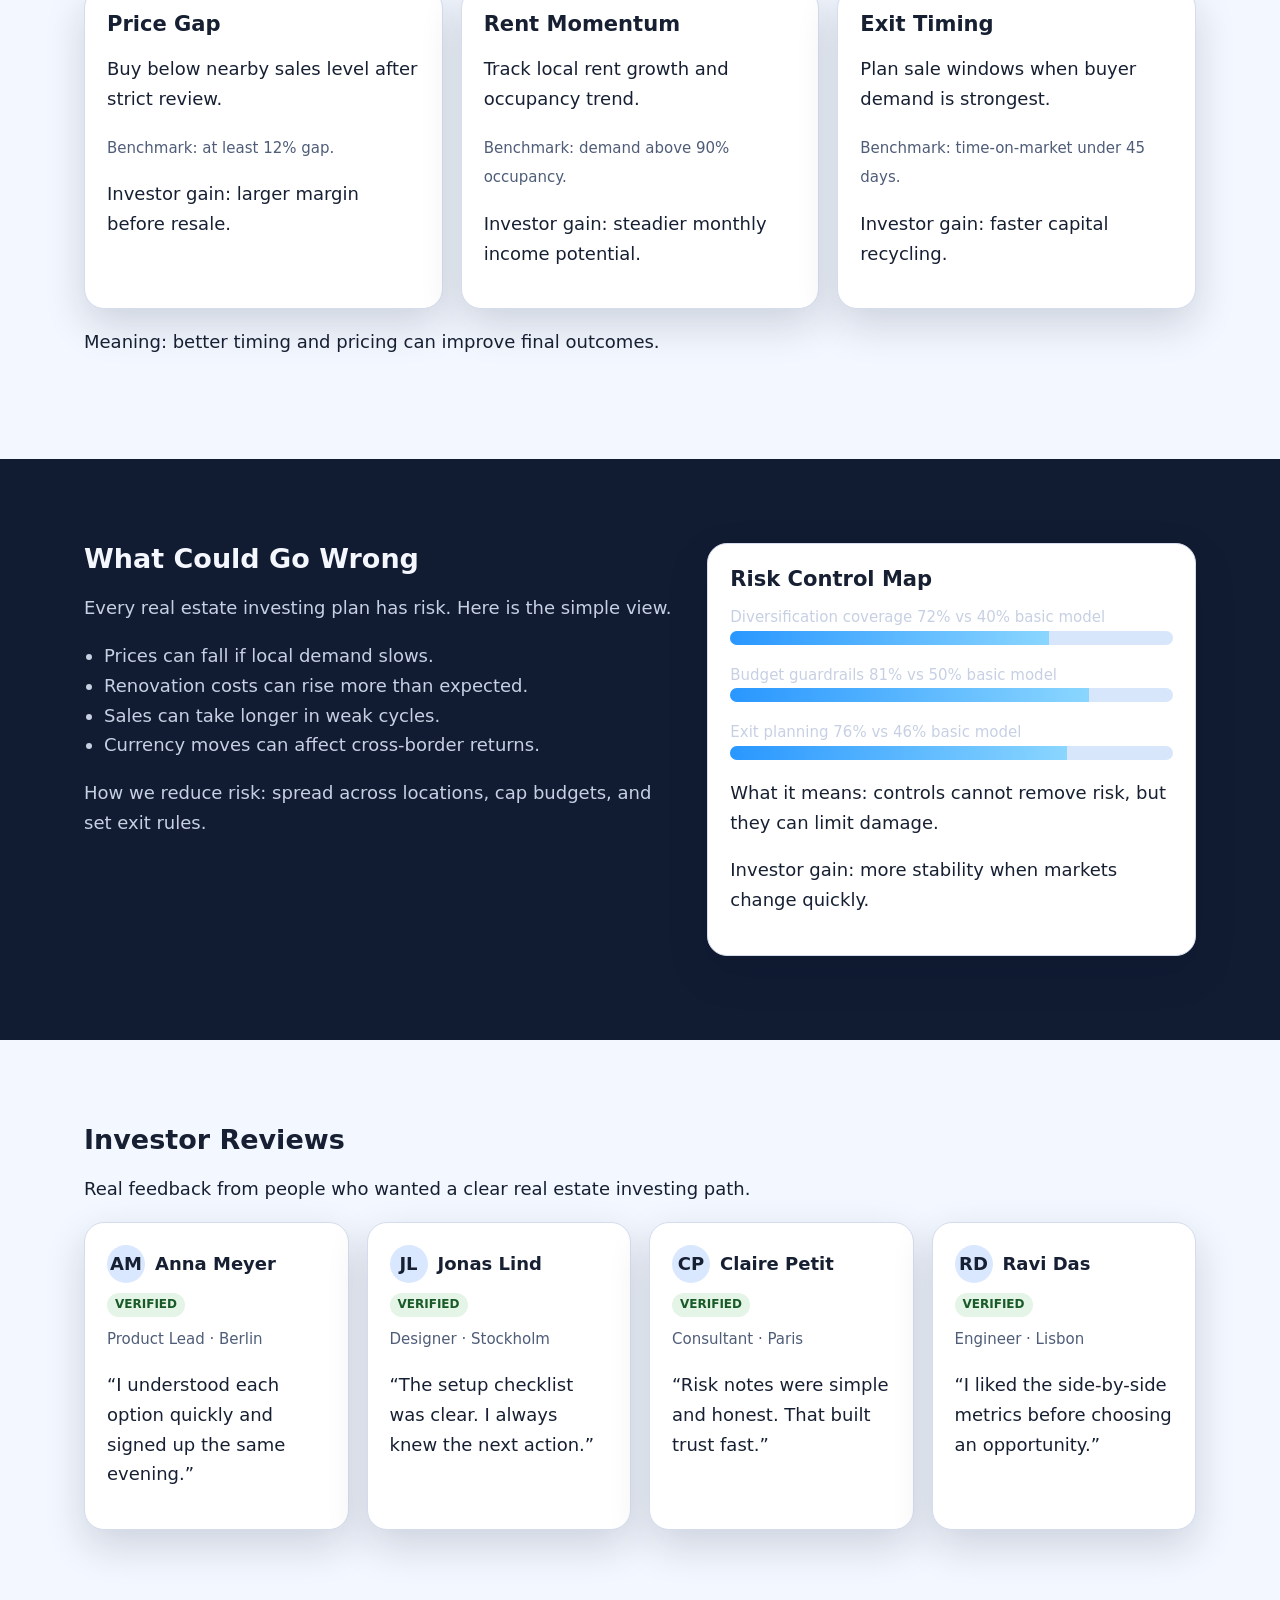
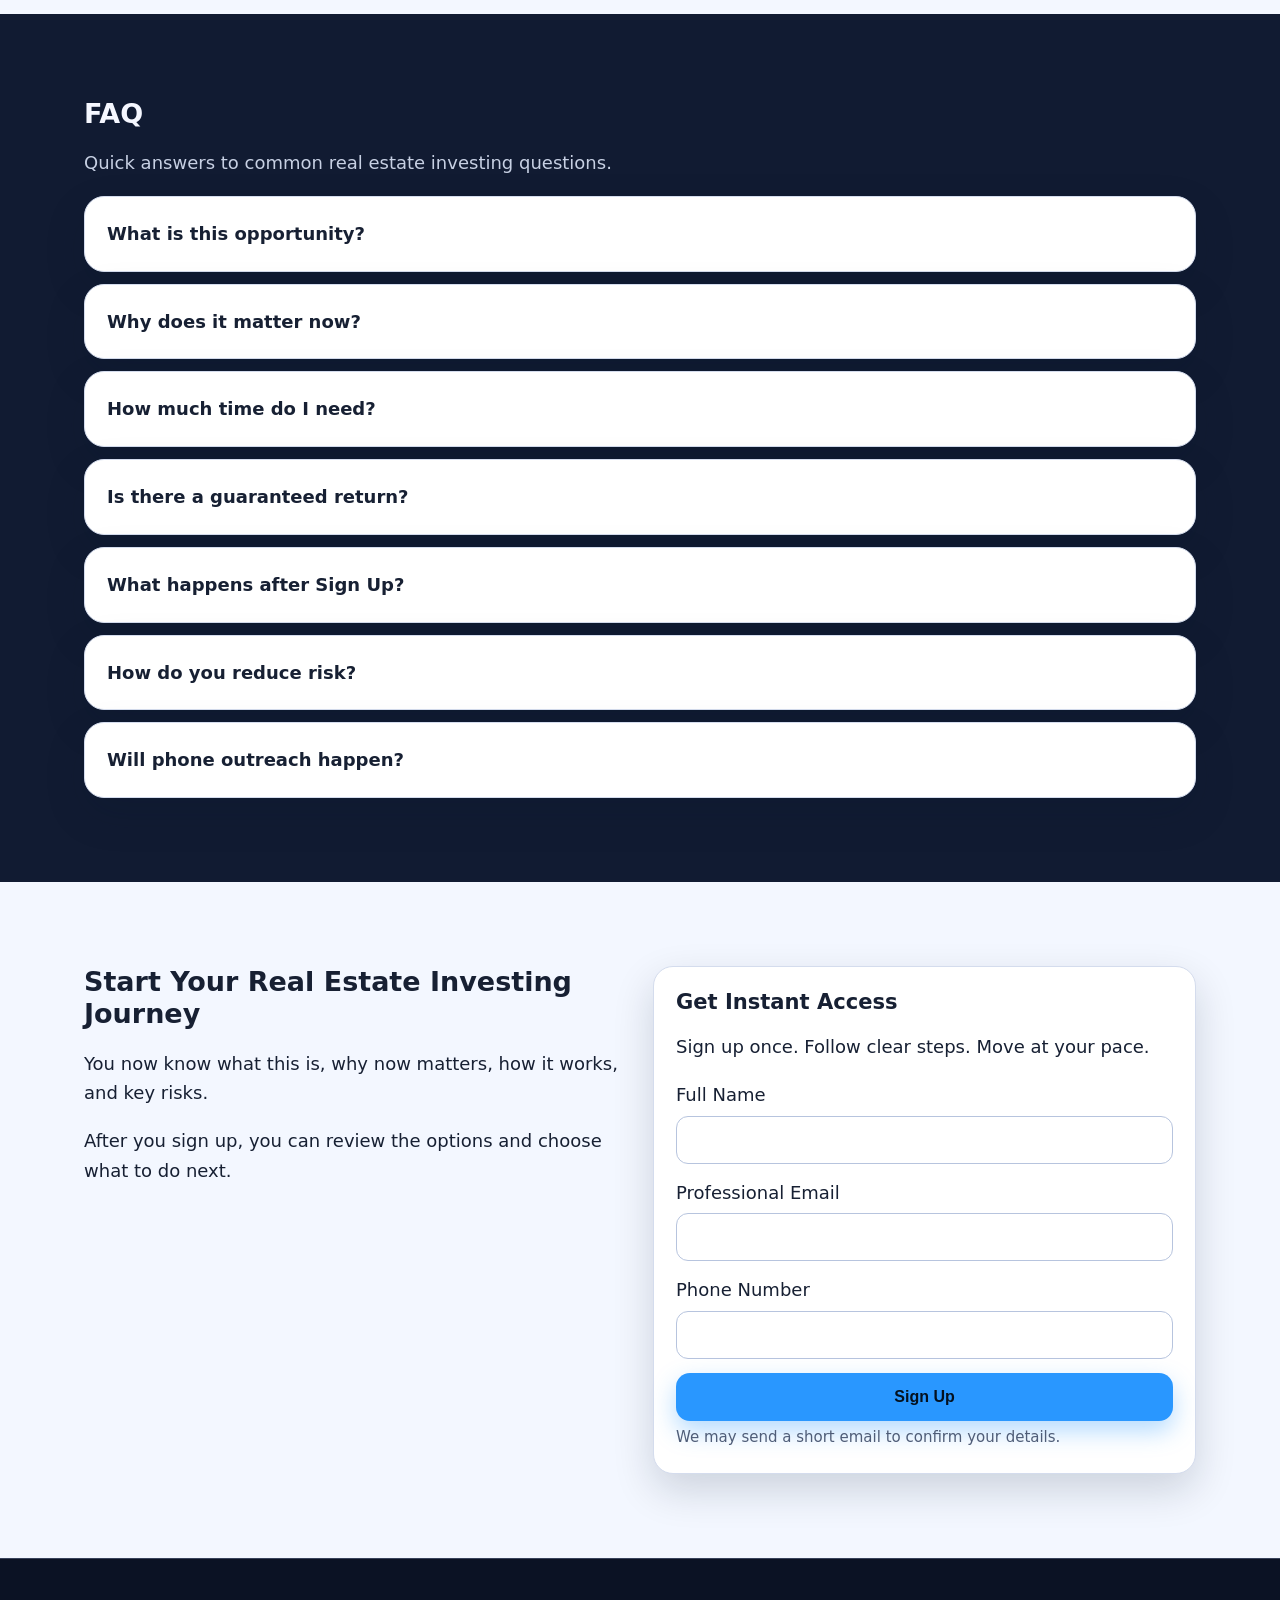
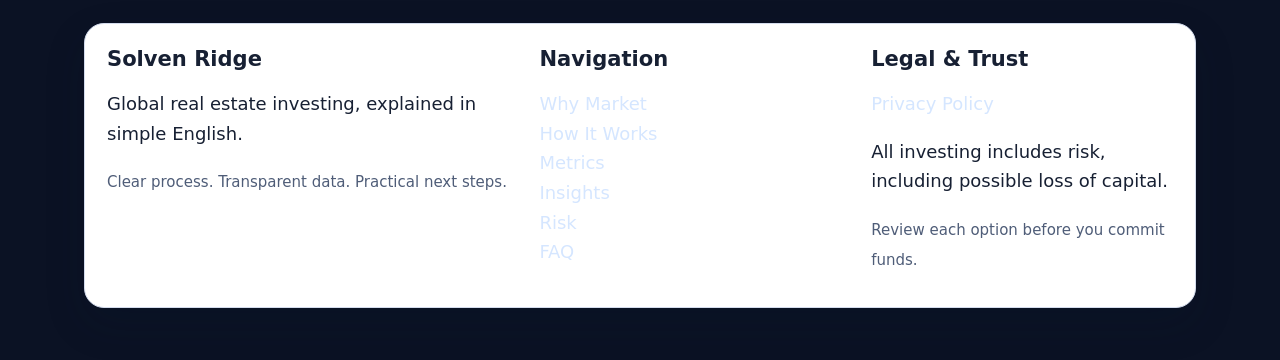
<file: be/index.html>
<!doctype html>
<html lang="en">
<head>
  <meta charset="UTF-8">
  <meta name="viewport" content="width=device-width, initial-scale=1.0">
  <title>Global Real Estate Investment Story | Solven Ridge BE</title>
  <meta name="description" content="Follow a clear investment story for global real estate opportunities and transparent risks.">
  <link rel="canonical" href="https://solvenridge.com/be/index.html">
  <link rel="alternate" hreflang="en" href="https://solvenridge.com/index.html">
  <link rel="alternate" hreflang="de" href="https://solvenridge.com/de/index.html">
  <link rel="alternate" hreflang="fr" href="https://solvenridge.com/fr/index.html">
  <link rel="alternate" hreflang="es" href="https://solvenridge.com/es/index.html">
  <link rel="alternate" hreflang="it" href="https://solvenridge.com/it/index.html">
  <link rel="alternate" hreflang="tr" href="https://solvenridge.com/tr/index.html">
  <link rel="alternate" hreflang="pt" href="https://solvenridge.com/pt/index.html">
  <link rel="alternate" hreflang="ja" href="https://solvenridge.com/jp/index.html">
  <link rel="alternate" hreflang="sk" href="https://solvenridge.com/sk/index.html">
  <link rel="alternate" hreflang="nl-BE" href="https://solvenridge.com/be/index.html">
  <meta property="og:title" content="Global Real Estate Investment Story | Solven Ridge BE">
  <meta property="og:description" content="Follow a clear investment story for global real estate opportunities and transparent risks.">
  <meta property="og:type" content="website">
  <meta property="og:url" content="https://solvenridge.com/be/index.html">
  <meta name="twitter:card" content="summary_large_image">
  <meta name="twitter:title" content="Global Real Estate Investment Story | Solven Ridge BE">
  <meta name="twitter:description" content="Follow a clear investment story for global real estate opportunities and transparent risks.">
  <link rel="stylesheet" href="../assets/style.css">
</head>
<body>
<header class="header">
  <div class="container header-row">
    <a class="brand" href="../index.html">Solven Ridge</a>
    <nav class="nav-center" aria-label="Primary">
      <a href="#market">Why Market</a><a href="#model">How It Works</a><a href="#metrics">Metrics</a><a href="#reviews">Reviews</a><a href="#faq">FAQ</a>
    </nav>
    <div class="right-zone">
      <div class="lang">
        <button class="lang-toggle" aria-label="Language switcher">Nederlands (BE)</button>
        <div class="lang-menu">
<a href="../index.html"><span class="flag"><svg viewBox="0 0 16 12" xmlns="http://www.w3.org/2000/svg"><rect width="16" height="12" fill="#012169"/><path d="M0 0L16 12M16 0L0 12" stroke="#fff" stroke-width="2"/><path d="M0 0L16 12M16 0L0 12" stroke="#C8102E" stroke-width="1"/><path d="M8 0v12M0 6h16" stroke="#fff" stroke-width="3"/><path d="M8 0v12M0 6h16" stroke="#C8102E" stroke-width="2"/></svg></span>English</a>
<a href="../de/index.html"><span class="flag"><svg viewBox="0 0 16 12" xmlns="http://www.w3.org/2000/svg"><rect width="16" height="4" y="0" fill="#000"/><rect width="16" height="4" y="4" fill="#DD0000"/><rect width="16" height="4" y="8" fill="#FFCE00"/></svg></span>Deutsch</a>
<a href="../fr/index.html"><span class="flag"><svg viewBox="0 0 16 12" xmlns="http://www.w3.org/2000/svg"><rect width="5.33" height="12" fill="#0055A4"/><rect x="5.33" width="5.33" height="12" fill="#fff"/><rect x="10.66" width="5.34" height="12" fill="#EF4135"/></svg></span>Français</a>
<a href="../es/index.html"><span class="flag"><svg viewBox="0 0 16 12" xmlns="http://www.w3.org/2000/svg"><rect width="16" height="3" fill="#AA151B"/><rect y="3" width="16" height="6" fill="#F1BF00"/><rect y="9" width="16" height="3" fill="#AA151B"/></svg></span>Español</a>
<a href="../it/index.html"><span class="flag"><svg viewBox="0 0 16 12" xmlns="http://www.w3.org/2000/svg"><rect width="5.33" height="12" fill="#009246"/><rect x="5.33" width="5.33" height="12" fill="#fff"/><rect x="10.66" width="5.34" height="12" fill="#CE2B37"/></svg></span>Italiano</a>
<a href="../tr/index.html"><span class="flag"><svg viewBox="0 0 16 12" xmlns="http://www.w3.org/2000/svg"><rect width="16" height="12" fill="#E30A17"/><circle cx="7" cy="6" r="3" fill="#fff"/><circle cx="7.8" cy="6" r="2.4" fill="#E30A17"/></svg></span>Türkçe</a>
<a href="../pt/index.html"><span class="flag"><svg viewBox="0 0 16 12" xmlns="http://www.w3.org/2000/svg"><rect width="6" height="12" fill="#006600"/><rect x="6" width="10" height="12" fill="#FF0000"/></svg></span>Português</a>
<a href="../jp/index.html"><span class="flag"><svg viewBox="0 0 16 12" xmlns="http://www.w3.org/2000/svg"><rect width="16" height="12" fill="#fff"/><circle cx="8" cy="6" r="3" fill="#BC002D"/></svg></span>日本語</a>
<a href="../sk/index.html"><span class="flag"><svg viewBox="0 0 16 12" xmlns="http://www.w3.org/2000/svg"><rect width="16" height="4" fill="#fff"/><rect y="4" width="16" height="4" fill="#0B4EA2"/><rect y="8" width="16" height="4" fill="#EE1C25"/></svg></span>Slovak</a>
<a href="../be/index.html"><span class="flag"><svg viewBox="0 0 16 12" xmlns="http://www.w3.org/2000/svg"><rect width="5.33" height="12" fill="#000"/><rect x="5.33" width="5.33" height="12" fill="#FFD90C"/><rect x="10.66" width="5.34" height="12" fill="#EF3340"/></svg></span>Nederlands (BE)</a></div>
      </div>
      <a class="btn" href="#signup-final">Sign Up</a>
      <button class="mobile-toggle" data-burger aria-label="Open navigation" aria-expanded="false">☰</button>
    </div>
  </div>
</header>
<div class="drawer-backdrop" data-backdrop></div>
<aside class="drawer" data-drawer aria-hidden="true">
  <button class="close" data-drawer-close aria-label="Close menu">×</button>
  <nav class="drawer-nav" aria-label="Mobile navigation">
    <a href="#market">Why Market</a><a href="#model">How It Works</a><a href="#metrics">Metrics</a><a href="#reviews">Reviews</a><a href="#faq">FAQ</a>
  </nav>
  <div class="lang">
    <button class="lang-toggle" aria-label="Language switcher">Nederlands (BE)</button>
    <div class="lang-menu">
<a href="../index.html"><span class="flag"><svg viewBox="0 0 16 12" xmlns="http://www.w3.org/2000/svg"><rect width="16" height="12" fill="#012169"/><path d="M0 0L16 12M16 0L0 12" stroke="#fff" stroke-width="2"/><path d="M0 0L16 12M16 0L0 12" stroke="#C8102E" stroke-width="1"/><path d="M8 0v12M0 6h16" stroke="#fff" stroke-width="3"/><path d="M8 0v12M0 6h16" stroke="#C8102E" stroke-width="2"/></svg></span>English</a>
<a href="../de/index.html"><span class="flag"><svg viewBox="0 0 16 12" xmlns="http://www.w3.org/2000/svg"><rect width="16" height="4" y="0" fill="#000"/><rect width="16" height="4" y="4" fill="#DD0000"/><rect width="16" height="4" y="8" fill="#FFCE00"/></svg></span>Deutsch</a>
<a href="../fr/index.html"><span class="flag"><svg viewBox="0 0 16 12" xmlns="http://www.w3.org/2000/svg"><rect width="5.33" height="12" fill="#0055A4"/><rect x="5.33" width="5.33" height="12" fill="#fff"/><rect x="10.66" width="5.34" height="12" fill="#EF4135"/></svg></span>Français</a>
<a href="../es/index.html"><span class="flag"><svg viewBox="0 0 16 12" xmlns="http://www.w3.org/2000/svg"><rect width="16" height="3" fill="#AA151B"/><rect y="3" width="16" height="6" fill="#F1BF00"/><rect y="9" width="16" height="3" fill="#AA151B"/></svg></span>Español</a>
<a href="../it/index.html"><span class="flag"><svg viewBox="0 0 16 12" xmlns="http://www.w3.org/2000/svg"><rect width="5.33" height="12" fill="#009246"/><rect x="5.33" width="5.33" height="12" fill="#fff"/><rect x="10.66" width="5.34" height="12" fill="#CE2B37"/></svg></span>Italiano</a>
<a href="../tr/index.html"><span class="flag"><svg viewBox="0 0 16 12" xmlns="http://www.w3.org/2000/svg"><rect width="16" height="12" fill="#E30A17"/><circle cx="7" cy="6" r="3" fill="#fff"/><circle cx="7.8" cy="6" r="2.4" fill="#E30A17"/></svg></span>Türkçe</a>
<a href="../pt/index.html"><span class="flag"><svg viewBox="0 0 16 12" xmlns="http://www.w3.org/2000/svg"><rect width="6" height="12" fill="#006600"/><rect x="6" width="10" height="12" fill="#FF0000"/></svg></span>Português</a>
<a href="../jp/index.html"><span class="flag"><svg viewBox="0 0 16 12" xmlns="http://www.w3.org/2000/svg"><rect width="16" height="12" fill="#fff"/><circle cx="8" cy="6" r="3" fill="#BC002D"/></svg></span>日本語</a>
<a href="../sk/index.html"><span class="flag"><svg viewBox="0 0 16 12" xmlns="http://www.w3.org/2000/svg"><rect width="16" height="4" fill="#fff"/><rect y="4" width="16" height="4" fill="#0B4EA2"/><rect y="8" width="16" height="4" fill="#EE1C25"/></svg></span>Slovak</a>
<a href="../be/index.html"><span class="flag"><svg viewBox="0 0 16 12" xmlns="http://www.w3.org/2000/svg"><rect width="5.33" height="12" fill="#000"/><rect x="5.33" width="5.33" height="12" fill="#FFD90C"/><rect x="10.66" width="5.34" height="12" fill="#EF3340"/></svg></span>Nederlands (BE)</a></div>
  </div>
  <a class="btn" href="#signup-final">Sign Up</a>
</aside>
<main>
<section class="section dark hero">
  <div class="container hero-grid reveal">
    <div>
      <h1>Global Real Estate Investing Made Clear</h1>
      <p class="intro">Real estate investing gives you access to income from properties in growing cities. Demand is rising as more people need homes and work space. You get a simple path with clear steps, visible numbers, and practical risk notes. After you sign up, you get instant access to the next steps.</p>
      <div class="hero-panel text-on-glass">
        <small class="muted">Historical outcome range during favorable periods</small>
        <div class="performance">
          <div class="kpi"><div class="value">8–15%</div><small class="muted">Monthly range</small></div>
          <div class="kpi"><div class="value">80–200%</div><small class="muted">Annual range</small></div>
        </div>
        <small class="micro-copy">Returns depend on market conditions. Not guaranteed.</small>
      </div>
    </div>
    <form class="form-card" id="signup">
      <h3>Start In Minutes</h3><p>Simple signup. Clear setup. No phone outreach.</p>
      <div class="form-stack">
        <label>Full Name<input type="text" name="name" required></label>
        <label>Professional Email<input type="email" name="email" required></label>
        <label>Phone Number<input type="tel" name="phone" required></label>
        <button class="btn" type="submit">Sign Up</button>
      </div>
      <small class="micro-copy">We may send a short email to confirm your details.</small>
    </form>
  </div>
</section>
<section class="section light" id="market"><div class="container reveal"><h2>Why Real Estate Now</h2><p>Real estate investing is growing because housing, logistics, and offices still matter daily.</p><div class="grid-3"><article class="card"><h3>Demand Stays Strong</h3><p>Growing cities need more homes, storage, and work space.</p><small class="micro-copy">Meaning: occupancy can remain stable.</small></article><article class="card"><h3>Income From Rent</h3><p>Property income can support returns while values move.</p><small class="micro-copy">Meaning: two paths to growth.</small></article><article class="card"><h3>Global Access Opens</h3><p>Digital onboarding makes cross-border deals easier to review.</p><small class="micro-copy">Meaning: more choice, less friction.</small></article></div></div></section>
<section class="section dark" id="model"><div class="container two-col reveal"><div><h2>How It Works</h2><p>Here is the real estate investing model in four clear actions.</p><ul><li>Choose the market type that fits your comfort level.</li><li>Review property plan, cost, timeline, and expected outcome.</li><li>Complete signup checks and fund your selected option.</li><li>Track updates through one dashboard with plain explanations.</li></ul><p>What it means: you always know where you are in the process.</p></div><div class="visual-card"><h3>Model Flow</h3><div class="bars"><div class="bar-wrap"><small>Selection quality 78% vs 60% baseline</small><div class="bar"><span style="width:78%"></span></div></div><div class="bar-wrap"><small>Cost efficiency 69% vs 50% baseline</small><div class="bar"><span style="width:69%"></span></div></div><div class="bar-wrap"><small>Exit readiness 74% vs 55% baseline</small><div class="bar"><span style="width:74%"></span></div></div></div><p>Investor gain: better planning before money is committed.</p></div></div></section>
<section class="section light" id="process"><div class="container reveal"><h2>Fast 24H Setup</h2><p>You can move from signup to ready status in one day.</p><div class="process-grid"><article class="process-card"><small>5 Minute</small><h3>Create Account</h3><p>Enter your details and verify email quickly.</p></article><article class="process-card"><small>1–6 Hour</small><h3>Review Options</h3><p>Compare opportunities and choose your focus.</p></article><article class="process-card"><small>6–12 Hour</small><h3>Complete Checks</h3><p>Confirm identity and payment method safely.</p></article><article class="process-card"><small>12–24 Hour</small><h3>Activate Access</h3><p>Open dashboard and follow your checklist.</p></article></div><p><strong>Most people finish setup in 24 hours.</strong></p><p>After you sign up, you will see a clear setup checklist.</p></div></section>
<section class="section dark" id="metrics"><div class="container two-col reveal"><div class="chart-panel"><h3>Performance Snapshot</h3><small>Potential outcomes compared with common property benchmarks.</small><div class="dual"><div class="card"><h4>Target Range</h4><div class="vbar"><div style="height:62%"><span>12%</span><small>Monthly</small></div><div style="height:88%"><span>140%</span><small>Annual</small></div></div></div><div class="card"><h4>Benchmark</h4><div class="vbar"><div style="height:26%"><span>5%</span><small>Monthly</small></div><div style="height:46%"><span>45%</span><small>Annual</small></div></div></div></div><p>What it means: stronger cycles can widen upside, but outcomes still vary.</p></div><div><h2>What You Can Get</h2><p>Real estate investing can combine growth potential and income visibility.</p><ul><li>Simple dashboard with each property stage explained clearly.</li><li>Opportunity comparisons with cost, timeline, and return range side by side.</li><li>Risk notes in plain words before you choose.</li></ul><p>Investor gain: you make decisions with context, not guesswork.</p></div></div></section>
<section class="section light" id="insights"><div class="container reveal"><h2>Insights That Drive Returns</h2><p>These drivers explain why a real estate investing cycle can accelerate.</p><div class="grid-3"><article class="visual-card"><h3>Price Gap</h3><p>Buy below nearby sales level after strict review.</p><small class="muted">Benchmark: at least 12% gap.</small><p>Investor gain: larger margin before resale.</p></article><article class="visual-card"><h3>Rent Momentum</h3><p>Track local rent growth and occupancy trend.</p><small class="muted">Benchmark: demand above 90% occupancy.</small><p>Investor gain: steadier monthly income potential.</p></article><article class="visual-card"><h3>Exit Timing</h3><p>Plan sale windows when buyer demand is strongest.</p><small class="muted">Benchmark: time-on-market under 45 days.</small><p>Investor gain: faster capital recycling.</p></article></div><p>Meaning: better timing and pricing can improve final outcomes.</p></div></section>
<section class="section dark" id="risk"><div class="container two-col reveal"><div><h2>What Could Go Wrong</h2><p>Every real estate investing plan has risk. Here is the simple view.</p><ul><li>Prices can fall if local demand slows.</li><li>Renovation costs can rise more than expected.</li><li>Sales can take longer in weak cycles.</li><li>Currency moves can affect cross-border returns.</li></ul><p>How we reduce risk: spread across locations, cap budgets, and set exit rules.</p></div><div class="compare-panel"><h3>Risk Control Map</h3><div class="bars"><div class="bar-wrap"><small>Diversification coverage 72% vs 40% basic model</small><div class="bar"><span style="width:72%"></span></div></div><div class="bar-wrap"><small>Budget guardrails 81% vs 50% basic model</small><div class="bar"><span style="width:81%"></span></div></div><div class="bar-wrap"><small>Exit planning 76% vs 46% basic model</small><div class="bar"><span style="width:76%"></span></div></div></div><p>What it means: controls cannot remove risk, but they can limit damage.</p><p>Investor gain: more stability when markets change quickly.</p></div></div></section>
<section class="section light" id="reviews"><div class="container reveal"><h2>Investor Reviews</h2><p>Real feedback from people who wanted a clear real estate investing path.</p><div class="grid-4"><article class="review-card"><div class="review-head"><div class="avatar">AM</div><strong>Anna Meyer</strong><span class="verified">VERIFIED</span></div><small>Product Lead · Berlin</small><p>“I understood each option quickly and signed up the same evening.”</p></article><article class="review-card"><div class="review-head"><div class="avatar">JL</div><strong>Jonas Lind</strong><span class="verified">VERIFIED</span></div><small>Designer · Stockholm</small><p>“The setup checklist was clear. I always knew the next action.”</p></article><article class="review-card"><div class="review-head"><div class="avatar">CP</div><strong>Claire Petit</strong><span class="verified">VERIFIED</span></div><small>Consultant · Paris</small><p>“Risk notes were simple and honest. That built trust fast.”</p></article><article class="review-card"><div class="review-head"><div class="avatar">RD</div><strong>Ravi Das</strong><span class="verified">VERIFIED</span></div><small>Engineer · Lisbon</small><p>“I liked the side-by-side metrics before choosing an opportunity.”</p></article></div></div></section>
<section class="section dark" id="faq"><div class="container reveal"><h2>FAQ</h2><p>Quick answers to common real estate investing questions.</p><div class="faq-list"><details class="faq-item"><summary>What is this opportunity?</summary><p>You access global property opportunities with clear data, steps, and risks.</p></details><details class="faq-item"><summary>Why does it matter now?</summary><p>Housing and logistics demand stay high in many growing cities.</p></details><details class="faq-item"><summary>How much time do I need?</summary><p>Most people finish setup in 24 hours with the checklist.</p></details><details class="faq-item"><summary>Is there a guaranteed return?</summary><p>No. Returns depend on market conditions and are never guaranteed.</p></details><details class="faq-item"><summary>What happens after Sign Up?</summary><p>After you sign up, you can review the options and choose what to do next.</p></details><details class="faq-item"><summary>How do you reduce risk?</summary><p>We use market spread, budget caps, and planned exit timing.</p></details><details class="faq-item"><summary>Will phone outreach happen?</summary><p>No phone outreach. We may send a short email to confirm details.</p></details></div></div></section>
<section class="section light final-cta" id="signup-final"><div class="container two-col reveal"><div><h2>Start Your Real Estate Investing Journey</h2><p>You now know what this is, why now matters, how it works, and key risks.</p><p>After you sign up, you can review the options and choose what to do next.</p></div><form class="form-card"><h3>Get Instant Access</h3><p>Sign up once. Follow clear steps. Move at your pace.</p><div class="form-stack"><label>Full Name<input type="text" required></label><label>Professional Email<input type="email" required></label><label>Phone Number<input type="tel" required></label><button class="btn" type="submit">Sign Up</button></div><small class="micro-copy">We may send a short email to confirm your details.</small></form></div></section>
</main>
<footer class="footer"><div class="container"><div class="footer-inner footer-panel"><div><h3>Solven Ridge</h3><p>Global real estate investing, explained in simple English.</p><small>Clear process. Transparent data. Practical next steps.</small></div><div><h3>Navigation</h3><p><a href="#market">Why Market</a><br><a href="#model">How It Works</a><br><a href="#metrics">Metrics</a><br><a href="#insights">Insights</a><br><a href="#risk">Risk</a><br><a href="#faq">FAQ</a></p></div><div><h3>Legal & Trust</h3><p><a href="#" data-open-privacy>Privacy Policy</a></p><p>All investing includes risk, including possible loss of capital.</p><small>Review each option before you commit funds.</small></div></div></div></footer>
<div class="modal" data-modal aria-hidden="true"><div class="modal-panel"><div class="modal-head"><h3>Privacy Policy</h3><button class="close-icon" data-close-privacy aria-label="Close privacy policy">×</button></div><p><strong>Introduction:</strong> We explain how we use your data in simple terms.</p><p><strong>Data collection:</strong> We collect name, email, phone, and usage actions.</p><p><strong>Legal basis:</strong> We process data for signup service and legal duties.</p><p><strong>Cookies:</strong> Cookies help secure sessions and improve page performance.</p><p><strong>Retention:</strong> We keep data only as long as needed for service.</p><p><strong>Third-party sharing:</strong> We share with vetted providers that support operations.</p><p><strong>Security:</strong> We use access limits, encryption, and monitoring controls.</p><p><strong>User rights:</strong> You may request access, correction, deletion, or export.</p><p><strong>International transfers:</strong> Some data may move across borders with safeguards.</p><p><strong>Industry risk disclosure:</strong> Investing can lose value due to market changes.</p><p><strong>Contact:</strong> Email privacy@solvenridge.com for data requests.</p><div class="modal-foot"><button class="btn" data-close-privacy>Close</button></div></div></div>
<script type="application/ld+json">{"@context":"https://schema.org","@graph":[{"@type":"Organization","name":"Solven Ridge","url":"https://solvenridge.com/","email":"hello@solvenridge.com"},{"@type":"WebSite","name":"Solven Ridge","url":"https://solvenridge.com/"},{"@type":"FAQPage","mainEntity":[{"@type":"Question","name":"What is this opportunity?","acceptedAnswer":{"@type":"Answer","text":"You access global property opportunities with clear data, steps, and risks."}},{"@type":"Question","name":"Is there a guaranteed return?","acceptedAnswer":{"@type":"Answer","text":"No. Returns depend on market conditions and are never guaranteed."}}]},{"@type":"Review","author":{"@type":"Person","name":"Anna Meyer"},"reviewRating":{"@type":"Rating","ratingValue":"5"},"reviewBody":"I understood each option quickly and signed up the same evening."}]}</script>
<script src="../assets/app.js" defer></script>
</body>
</html>
</file>
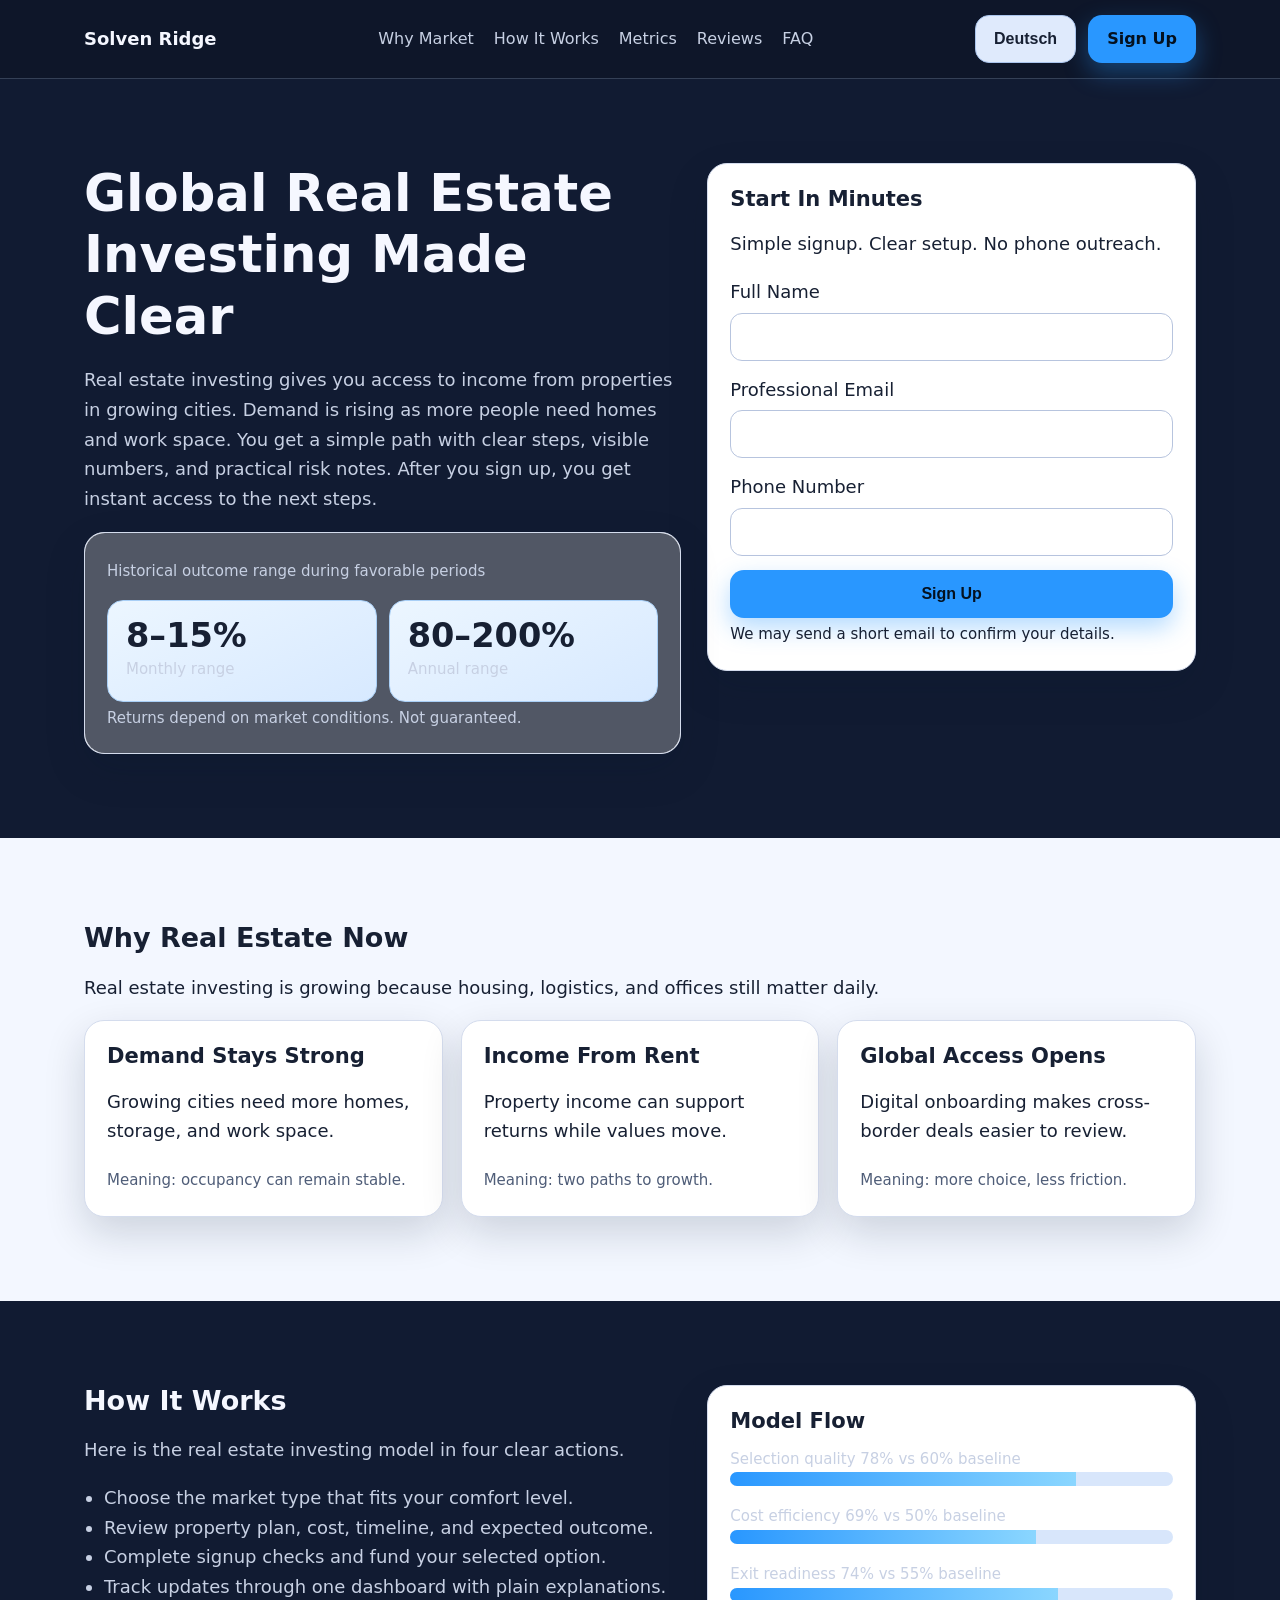
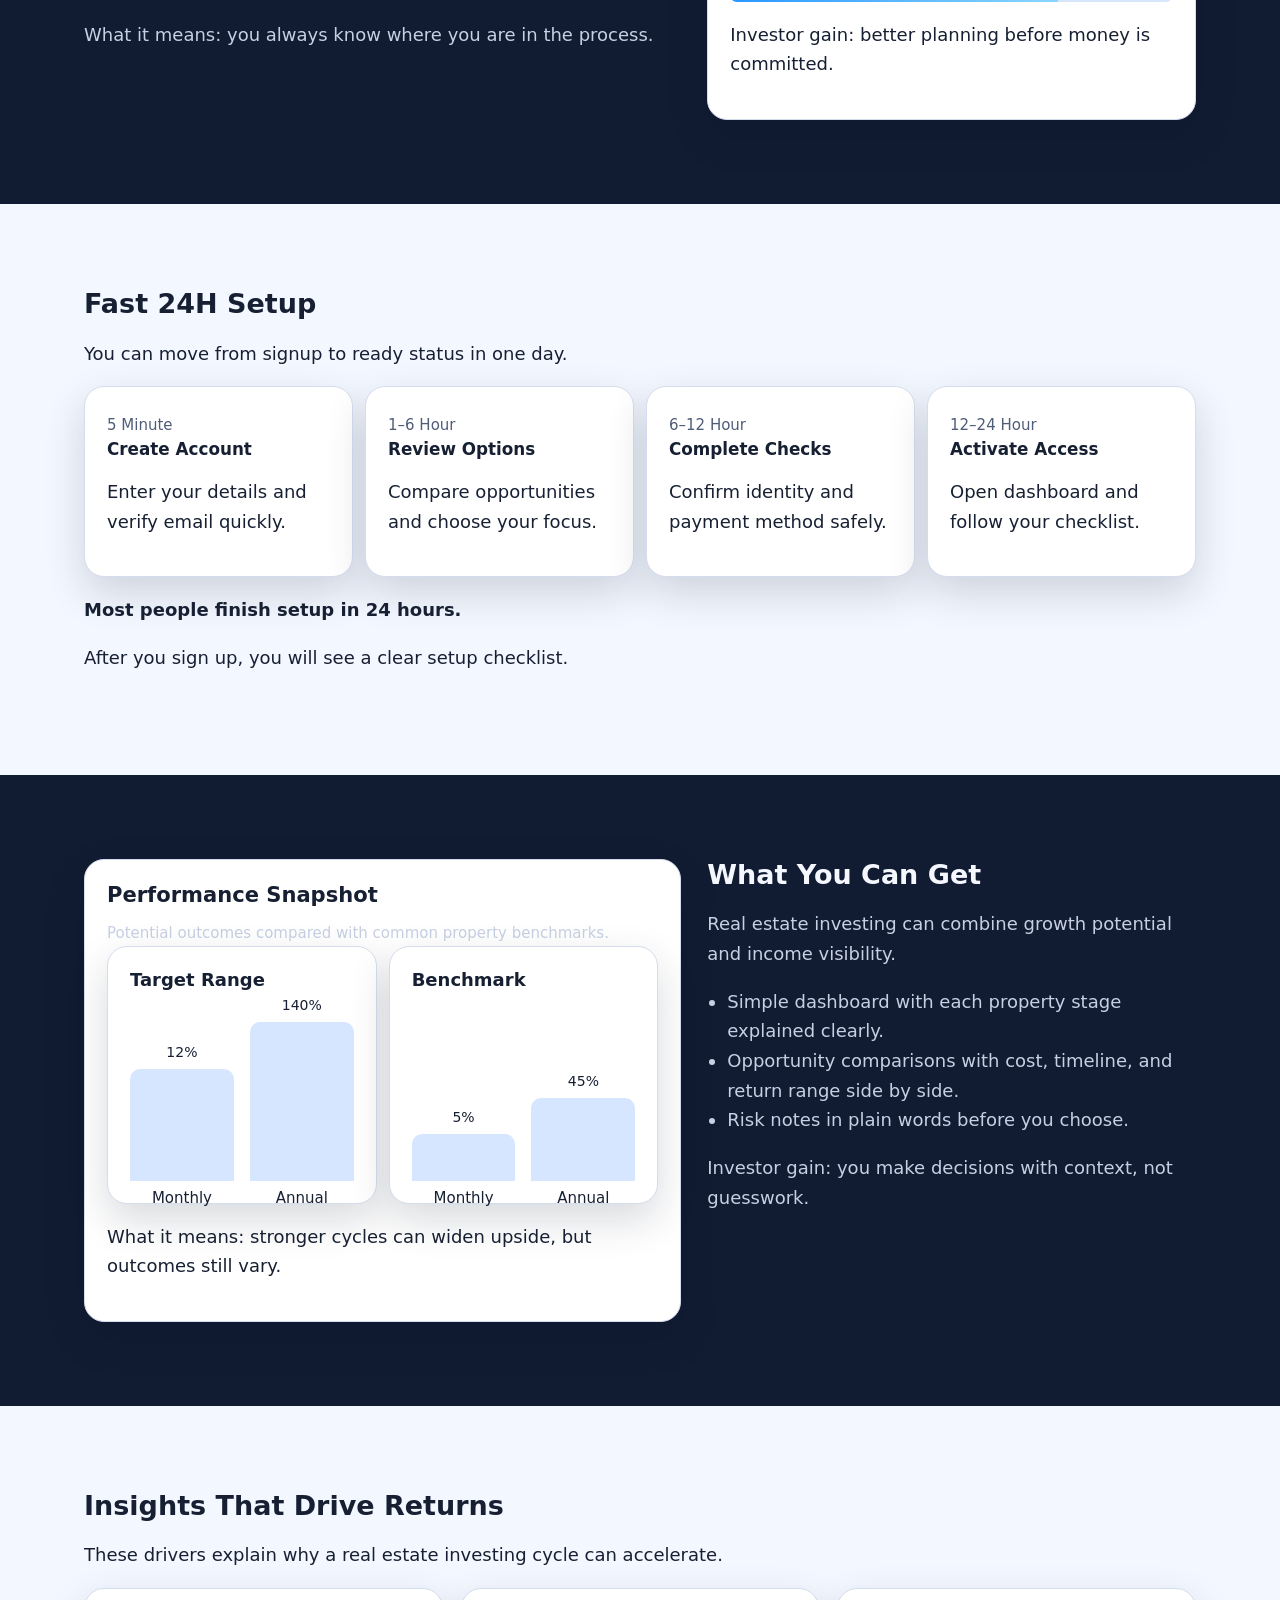
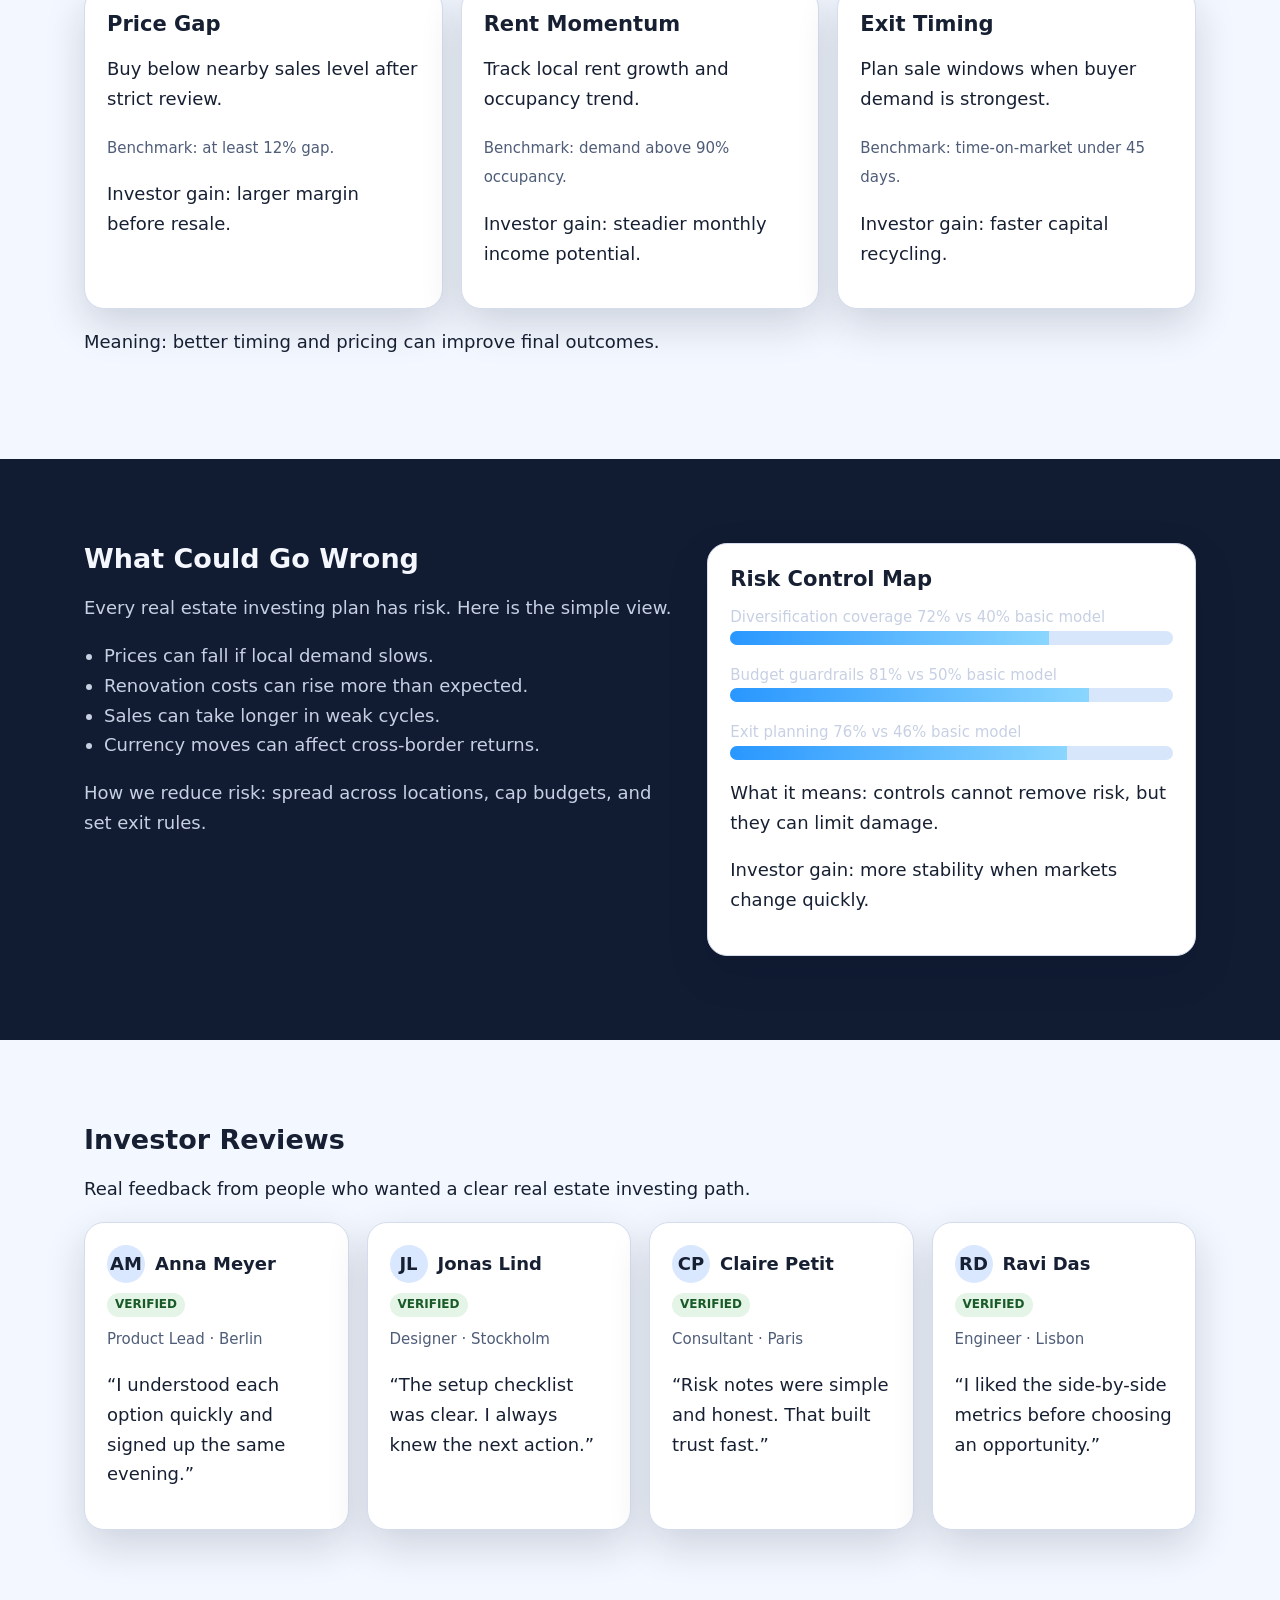
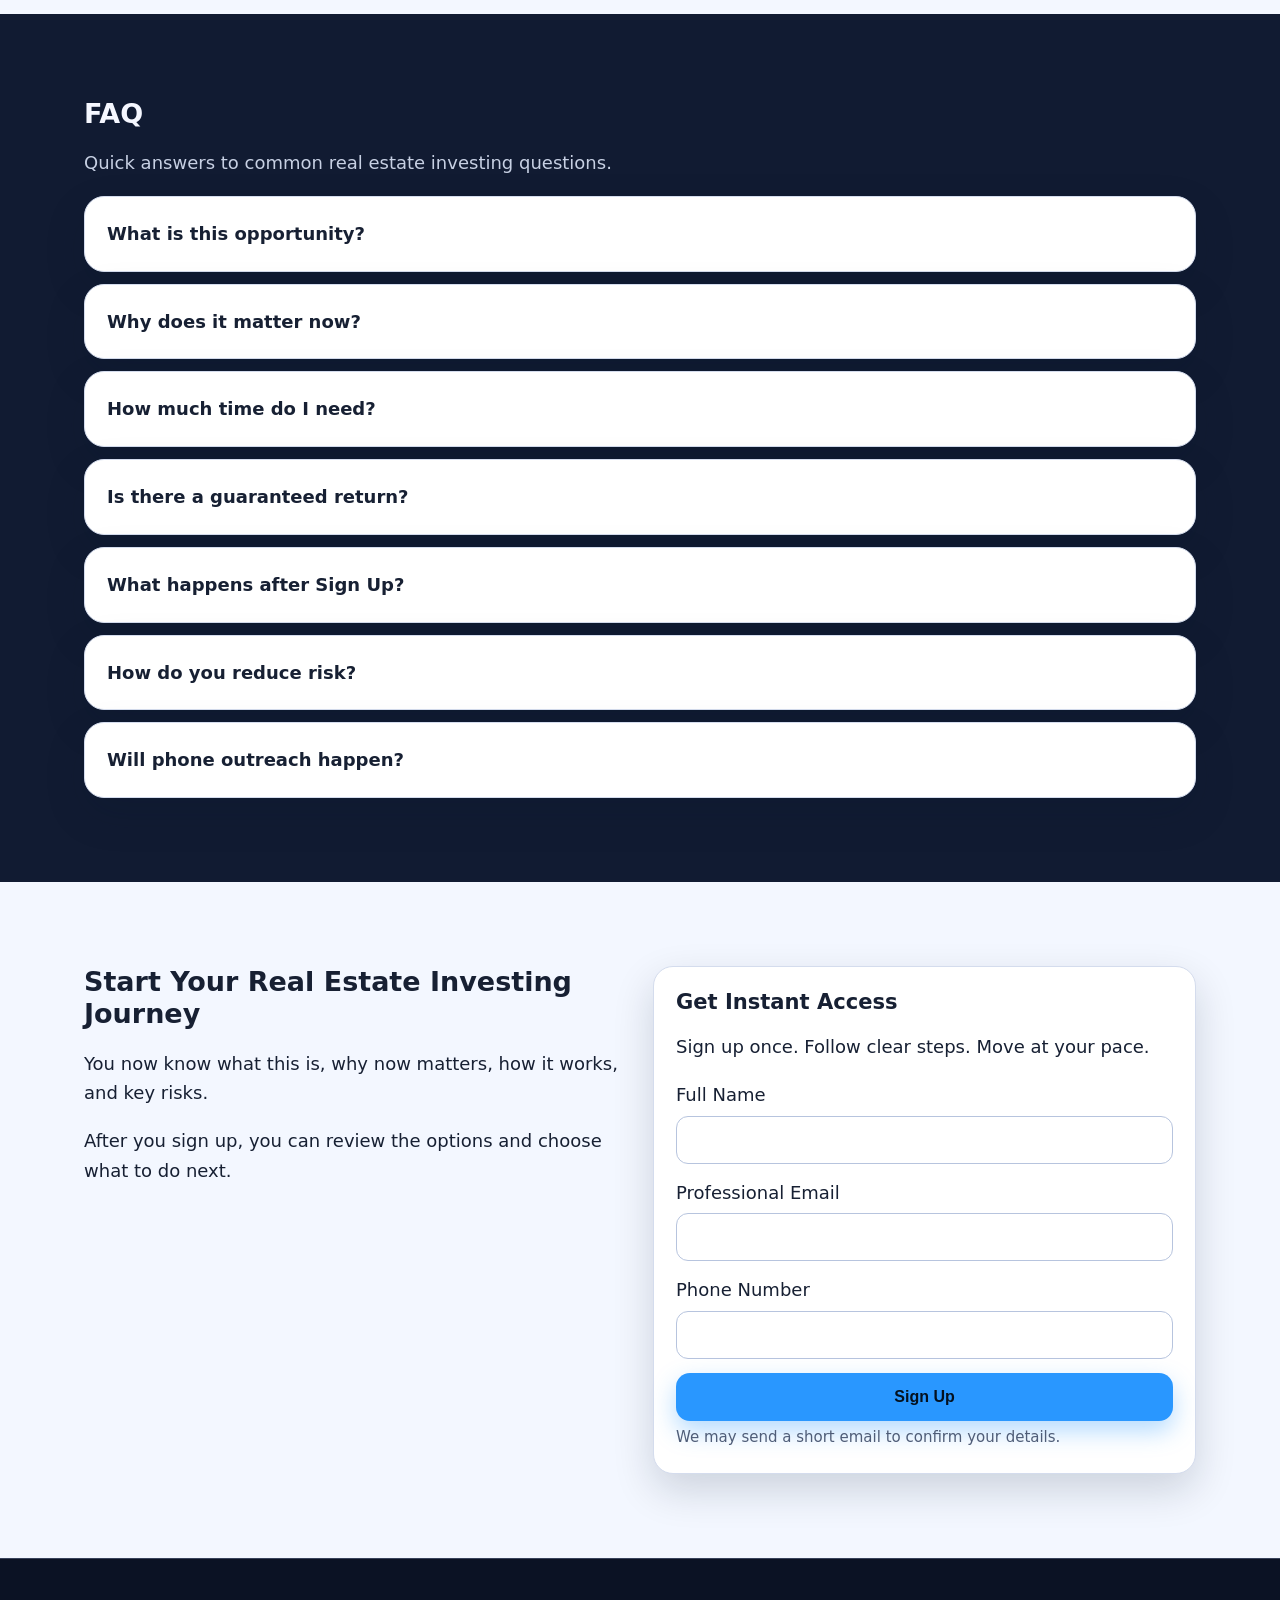
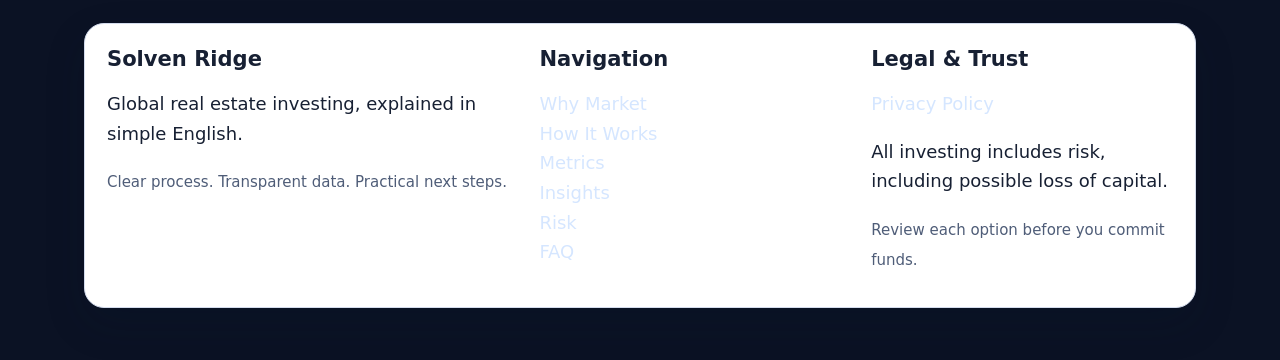
<file: de/index.html>
<!doctype html>
<html lang="en">
<head>
  <meta charset="UTF-8">
  <meta name="viewport" content="width=device-width, initial-scale=1.0">
  <title>Global Property Investment Access | Solven Ridge DE</title>
  <meta name="description" content="Review global real estate investing options with a simple setup and clear investor guidance.">
  <link rel="canonical" href="https://solvenridge.com/de/index.html">
  <link rel="alternate" hreflang="en" href="https://solvenridge.com/index.html">
  <link rel="alternate" hreflang="de" href="https://solvenridge.com/de/index.html">
  <link rel="alternate" hreflang="fr" href="https://solvenridge.com/fr/index.html">
  <link rel="alternate" hreflang="es" href="https://solvenridge.com/es/index.html">
  <link rel="alternate" hreflang="it" href="https://solvenridge.com/it/index.html">
  <link rel="alternate" hreflang="tr" href="https://solvenridge.com/tr/index.html">
  <link rel="alternate" hreflang="pt" href="https://solvenridge.com/pt/index.html">
  <link rel="alternate" hreflang="ja" href="https://solvenridge.com/jp/index.html">
  <link rel="alternate" hreflang="sk" href="https://solvenridge.com/sk/index.html">
  <link rel="alternate" hreflang="nl-BE" href="https://solvenridge.com/be/index.html">
  <meta property="og:title" content="Global Property Investment Access | Solven Ridge DE">
  <meta property="og:description" content="Review global real estate investing options with a simple setup and clear investor guidance.">
  <meta property="og:type" content="website">
  <meta property="og:url" content="https://solvenridge.com/de/index.html">
  <meta name="twitter:card" content="summary_large_image">
  <meta name="twitter:title" content="Global Property Investment Access | Solven Ridge DE">
  <meta name="twitter:description" content="Review global real estate investing options with a simple setup and clear investor guidance.">
  <link rel="stylesheet" href="../assets/style.css">
</head>
<body>
<header class="header">
  <div class="container header-row">
    <a class="brand" href="../index.html">Solven Ridge</a>
    <nav class="nav-center" aria-label="Primary">
      <a href="#market">Why Market</a><a href="#model">How It Works</a><a href="#metrics">Metrics</a><a href="#reviews">Reviews</a><a href="#faq">FAQ</a>
    </nav>
    <div class="right-zone">
      <div class="lang">
        <button class="lang-toggle" aria-label="Language switcher">Deutsch</button>
        <div class="lang-menu">
<a href="../index.html"><span class="flag"><svg viewBox="0 0 16 12" xmlns="http://www.w3.org/2000/svg"><rect width="16" height="12" fill="#012169"/><path d="M0 0L16 12M16 0L0 12" stroke="#fff" stroke-width="2"/><path d="M0 0L16 12M16 0L0 12" stroke="#C8102E" stroke-width="1"/><path d="M8 0v12M0 6h16" stroke="#fff" stroke-width="3"/><path d="M8 0v12M0 6h16" stroke="#C8102E" stroke-width="2"/></svg></span>English</a>
<a href="../de/index.html"><span class="flag"><svg viewBox="0 0 16 12" xmlns="http://www.w3.org/2000/svg"><rect width="16" height="4" y="0" fill="#000"/><rect width="16" height="4" y="4" fill="#DD0000"/><rect width="16" height="4" y="8" fill="#FFCE00"/></svg></span>Deutsch</a>
<a href="../fr/index.html"><span class="flag"><svg viewBox="0 0 16 12" xmlns="http://www.w3.org/2000/svg"><rect width="5.33" height="12" fill="#0055A4"/><rect x="5.33" width="5.33" height="12" fill="#fff"/><rect x="10.66" width="5.34" height="12" fill="#EF4135"/></svg></span>Français</a>
<a href="../es/index.html"><span class="flag"><svg viewBox="0 0 16 12" xmlns="http://www.w3.org/2000/svg"><rect width="16" height="3" fill="#AA151B"/><rect y="3" width="16" height="6" fill="#F1BF00"/><rect y="9" width="16" height="3" fill="#AA151B"/></svg></span>Español</a>
<a href="../it/index.html"><span class="flag"><svg viewBox="0 0 16 12" xmlns="http://www.w3.org/2000/svg"><rect width="5.33" height="12" fill="#009246"/><rect x="5.33" width="5.33" height="12" fill="#fff"/><rect x="10.66" width="5.34" height="12" fill="#CE2B37"/></svg></span>Italiano</a>
<a href="../tr/index.html"><span class="flag"><svg viewBox="0 0 16 12" xmlns="http://www.w3.org/2000/svg"><rect width="16" height="12" fill="#E30A17"/><circle cx="7" cy="6" r="3" fill="#fff"/><circle cx="7.8" cy="6" r="2.4" fill="#E30A17"/></svg></span>Türkçe</a>
<a href="../pt/index.html"><span class="flag"><svg viewBox="0 0 16 12" xmlns="http://www.w3.org/2000/svg"><rect width="6" height="12" fill="#006600"/><rect x="6" width="10" height="12" fill="#FF0000"/></svg></span>Português</a>
<a href="../jp/index.html"><span class="flag"><svg viewBox="0 0 16 12" xmlns="http://www.w3.org/2000/svg"><rect width="16" height="12" fill="#fff"/><circle cx="8" cy="6" r="3" fill="#BC002D"/></svg></span>日本語</a>
<a href="../sk/index.html"><span class="flag"><svg viewBox="0 0 16 12" xmlns="http://www.w3.org/2000/svg"><rect width="16" height="4" fill="#fff"/><rect y="4" width="16" height="4" fill="#0B4EA2"/><rect y="8" width="16" height="4" fill="#EE1C25"/></svg></span>Slovak</a>
<a href="../be/index.html"><span class="flag"><svg viewBox="0 0 16 12" xmlns="http://www.w3.org/2000/svg"><rect width="5.33" height="12" fill="#000"/><rect x="5.33" width="5.33" height="12" fill="#FFD90C"/><rect x="10.66" width="5.34" height="12" fill="#EF3340"/></svg></span>Nederlands (BE)</a></div>
      </div>
      <a class="btn" href="#signup-final">Sign Up</a>
      <button class="mobile-toggle" data-burger aria-label="Open navigation" aria-expanded="false">☰</button>
    </div>
  </div>
</header>
<div class="drawer-backdrop" data-backdrop></div>
<aside class="drawer" data-drawer aria-hidden="true">
  <button class="close" data-drawer-close aria-label="Close menu">×</button>
  <nav class="drawer-nav" aria-label="Mobile navigation">
    <a href="#market">Why Market</a><a href="#model">How It Works</a><a href="#metrics">Metrics</a><a href="#reviews">Reviews</a><a href="#faq">FAQ</a>
  </nav>
  <div class="lang">
    <button class="lang-toggle" aria-label="Language switcher">Deutsch</button>
    <div class="lang-menu">
<a href="../index.html"><span class="flag"><svg viewBox="0 0 16 12" xmlns="http://www.w3.org/2000/svg"><rect width="16" height="12" fill="#012169"/><path d="M0 0L16 12M16 0L0 12" stroke="#fff" stroke-width="2"/><path d="M0 0L16 12M16 0L0 12" stroke="#C8102E" stroke-width="1"/><path d="M8 0v12M0 6h16" stroke="#fff" stroke-width="3"/><path d="M8 0v12M0 6h16" stroke="#C8102E" stroke-width="2"/></svg></span>English</a>
<a href="../de/index.html"><span class="flag"><svg viewBox="0 0 16 12" xmlns="http://www.w3.org/2000/svg"><rect width="16" height="4" y="0" fill="#000"/><rect width="16" height="4" y="4" fill="#DD0000"/><rect width="16" height="4" y="8" fill="#FFCE00"/></svg></span>Deutsch</a>
<a href="../fr/index.html"><span class="flag"><svg viewBox="0 0 16 12" xmlns="http://www.w3.org/2000/svg"><rect width="5.33" height="12" fill="#0055A4"/><rect x="5.33" width="5.33" height="12" fill="#fff"/><rect x="10.66" width="5.34" height="12" fill="#EF4135"/></svg></span>Français</a>
<a href="../es/index.html"><span class="flag"><svg viewBox="0 0 16 12" xmlns="http://www.w3.org/2000/svg"><rect width="16" height="3" fill="#AA151B"/><rect y="3" width="16" height="6" fill="#F1BF00"/><rect y="9" width="16" height="3" fill="#AA151B"/></svg></span>Español</a>
<a href="../it/index.html"><span class="flag"><svg viewBox="0 0 16 12" xmlns="http://www.w3.org/2000/svg"><rect width="5.33" height="12" fill="#009246"/><rect x="5.33" width="5.33" height="12" fill="#fff"/><rect x="10.66" width="5.34" height="12" fill="#CE2B37"/></svg></span>Italiano</a>
<a href="../tr/index.html"><span class="flag"><svg viewBox="0 0 16 12" xmlns="http://www.w3.org/2000/svg"><rect width="16" height="12" fill="#E30A17"/><circle cx="7" cy="6" r="3" fill="#fff"/><circle cx="7.8" cy="6" r="2.4" fill="#E30A17"/></svg></span>Türkçe</a>
<a href="../pt/index.html"><span class="flag"><svg viewBox="0 0 16 12" xmlns="http://www.w3.org/2000/svg"><rect width="6" height="12" fill="#006600"/><rect x="6" width="10" height="12" fill="#FF0000"/></svg></span>Português</a>
<a href="../jp/index.html"><span class="flag"><svg viewBox="0 0 16 12" xmlns="http://www.w3.org/2000/svg"><rect width="16" height="12" fill="#fff"/><circle cx="8" cy="6" r="3" fill="#BC002D"/></svg></span>日本語</a>
<a href="../sk/index.html"><span class="flag"><svg viewBox="0 0 16 12" xmlns="http://www.w3.org/2000/svg"><rect width="16" height="4" fill="#fff"/><rect y="4" width="16" height="4" fill="#0B4EA2"/><rect y="8" width="16" height="4" fill="#EE1C25"/></svg></span>Slovak</a>
<a href="../be/index.html"><span class="flag"><svg viewBox="0 0 16 12" xmlns="http://www.w3.org/2000/svg"><rect width="5.33" height="12" fill="#000"/><rect x="5.33" width="5.33" height="12" fill="#FFD90C"/><rect x="10.66" width="5.34" height="12" fill="#EF3340"/></svg></span>Nederlands (BE)</a></div>
  </div>
  <a class="btn" href="#signup-final">Sign Up</a>
</aside>
<main>
<section class="section dark hero">
  <div class="container hero-grid reveal">
    <div>
      <h1>Global Real Estate Investing Made Clear</h1>
      <p class="intro">Real estate investing gives you access to income from properties in growing cities. Demand is rising as more people need homes and work space. You get a simple path with clear steps, visible numbers, and practical risk notes. After you sign up, you get instant access to the next steps.</p>
      <div class="hero-panel text-on-glass">
        <small class="muted">Historical outcome range during favorable periods</small>
        <div class="performance">
          <div class="kpi"><div class="value">8–15%</div><small class="muted">Monthly range</small></div>
          <div class="kpi"><div class="value">80–200%</div><small class="muted">Annual range</small></div>
        </div>
        <small class="micro-copy">Returns depend on market conditions. Not guaranteed.</small>
      </div>
    </div>
    <form class="form-card" id="signup">
      <h3>Start In Minutes</h3><p>Simple signup. Clear setup. No phone outreach.</p>
      <div class="form-stack">
        <label>Full Name<input type="text" name="name" required></label>
        <label>Professional Email<input type="email" name="email" required></label>
        <label>Phone Number<input type="tel" name="phone" required></label>
        <button class="btn" type="submit">Sign Up</button>
      </div>
      <small class="micro-copy">We may send a short email to confirm your details.</small>
    </form>
  </div>
</section>
<section class="section light" id="market"><div class="container reveal"><h2>Why Real Estate Now</h2><p>Real estate investing is growing because housing, logistics, and offices still matter daily.</p><div class="grid-3"><article class="card"><h3>Demand Stays Strong</h3><p>Growing cities need more homes, storage, and work space.</p><small class="micro-copy">Meaning: occupancy can remain stable.</small></article><article class="card"><h3>Income From Rent</h3><p>Property income can support returns while values move.</p><small class="micro-copy">Meaning: two paths to growth.</small></article><article class="card"><h3>Global Access Opens</h3><p>Digital onboarding makes cross-border deals easier to review.</p><small class="micro-copy">Meaning: more choice, less friction.</small></article></div></div></section>
<section class="section dark" id="model"><div class="container two-col reveal"><div><h2>How It Works</h2><p>Here is the real estate investing model in four clear actions.</p><ul><li>Choose the market type that fits your comfort level.</li><li>Review property plan, cost, timeline, and expected outcome.</li><li>Complete signup checks and fund your selected option.</li><li>Track updates through one dashboard with plain explanations.</li></ul><p>What it means: you always know where you are in the process.</p></div><div class="visual-card"><h3>Model Flow</h3><div class="bars"><div class="bar-wrap"><small>Selection quality 78% vs 60% baseline</small><div class="bar"><span style="width:78%"></span></div></div><div class="bar-wrap"><small>Cost efficiency 69% vs 50% baseline</small><div class="bar"><span style="width:69%"></span></div></div><div class="bar-wrap"><small>Exit readiness 74% vs 55% baseline</small><div class="bar"><span style="width:74%"></span></div></div></div><p>Investor gain: better planning before money is committed.</p></div></div></section>
<section class="section light" id="process"><div class="container reveal"><h2>Fast 24H Setup</h2><p>You can move from signup to ready status in one day.</p><div class="process-grid"><article class="process-card"><small>5 Minute</small><h3>Create Account</h3><p>Enter your details and verify email quickly.</p></article><article class="process-card"><small>1–6 Hour</small><h3>Review Options</h3><p>Compare opportunities and choose your focus.</p></article><article class="process-card"><small>6–12 Hour</small><h3>Complete Checks</h3><p>Confirm identity and payment method safely.</p></article><article class="process-card"><small>12–24 Hour</small><h3>Activate Access</h3><p>Open dashboard and follow your checklist.</p></article></div><p><strong>Most people finish setup in 24 hours.</strong></p><p>After you sign up, you will see a clear setup checklist.</p></div></section>
<section class="section dark" id="metrics"><div class="container two-col reveal"><div class="chart-panel"><h3>Performance Snapshot</h3><small>Potential outcomes compared with common property benchmarks.</small><div class="dual"><div class="card"><h4>Target Range</h4><div class="vbar"><div style="height:62%"><span>12%</span><small>Monthly</small></div><div style="height:88%"><span>140%</span><small>Annual</small></div></div></div><div class="card"><h4>Benchmark</h4><div class="vbar"><div style="height:26%"><span>5%</span><small>Monthly</small></div><div style="height:46%"><span>45%</span><small>Annual</small></div></div></div></div><p>What it means: stronger cycles can widen upside, but outcomes still vary.</p></div><div><h2>What You Can Get</h2><p>Real estate investing can combine growth potential and income visibility.</p><ul><li>Simple dashboard with each property stage explained clearly.</li><li>Opportunity comparisons with cost, timeline, and return range side by side.</li><li>Risk notes in plain words before you choose.</li></ul><p>Investor gain: you make decisions with context, not guesswork.</p></div></div></section>
<section class="section light" id="insights"><div class="container reveal"><h2>Insights That Drive Returns</h2><p>These drivers explain why a real estate investing cycle can accelerate.</p><div class="grid-3"><article class="visual-card"><h3>Price Gap</h3><p>Buy below nearby sales level after strict review.</p><small class="muted">Benchmark: at least 12% gap.</small><p>Investor gain: larger margin before resale.</p></article><article class="visual-card"><h3>Rent Momentum</h3><p>Track local rent growth and occupancy trend.</p><small class="muted">Benchmark: demand above 90% occupancy.</small><p>Investor gain: steadier monthly income potential.</p></article><article class="visual-card"><h3>Exit Timing</h3><p>Plan sale windows when buyer demand is strongest.</p><small class="muted">Benchmark: time-on-market under 45 days.</small><p>Investor gain: faster capital recycling.</p></article></div><p>Meaning: better timing and pricing can improve final outcomes.</p></div></section>
<section class="section dark" id="risk"><div class="container two-col reveal"><div><h2>What Could Go Wrong</h2><p>Every real estate investing plan has risk. Here is the simple view.</p><ul><li>Prices can fall if local demand slows.</li><li>Renovation costs can rise more than expected.</li><li>Sales can take longer in weak cycles.</li><li>Currency moves can affect cross-border returns.</li></ul><p>How we reduce risk: spread across locations, cap budgets, and set exit rules.</p></div><div class="compare-panel"><h3>Risk Control Map</h3><div class="bars"><div class="bar-wrap"><small>Diversification coverage 72% vs 40% basic model</small><div class="bar"><span style="width:72%"></span></div></div><div class="bar-wrap"><small>Budget guardrails 81% vs 50% basic model</small><div class="bar"><span style="width:81%"></span></div></div><div class="bar-wrap"><small>Exit planning 76% vs 46% basic model</small><div class="bar"><span style="width:76%"></span></div></div></div><p>What it means: controls cannot remove risk, but they can limit damage.</p><p>Investor gain: more stability when markets change quickly.</p></div></div></section>
<section class="section light" id="reviews"><div class="container reveal"><h2>Investor Reviews</h2><p>Real feedback from people who wanted a clear real estate investing path.</p><div class="grid-4"><article class="review-card"><div class="review-head"><div class="avatar">AM</div><strong>Anna Meyer</strong><span class="verified">VERIFIED</span></div><small>Product Lead · Berlin</small><p>“I understood each option quickly and signed up the same evening.”</p></article><article class="review-card"><div class="review-head"><div class="avatar">JL</div><strong>Jonas Lind</strong><span class="verified">VERIFIED</span></div><small>Designer · Stockholm</small><p>“The setup checklist was clear. I always knew the next action.”</p></article><article class="review-card"><div class="review-head"><div class="avatar">CP</div><strong>Claire Petit</strong><span class="verified">VERIFIED</span></div><small>Consultant · Paris</small><p>“Risk notes were simple and honest. That built trust fast.”</p></article><article class="review-card"><div class="review-head"><div class="avatar">RD</div><strong>Ravi Das</strong><span class="verified">VERIFIED</span></div><small>Engineer · Lisbon</small><p>“I liked the side-by-side metrics before choosing an opportunity.”</p></article></div></div></section>
<section class="section dark" id="faq"><div class="container reveal"><h2>FAQ</h2><p>Quick answers to common real estate investing questions.</p><div class="faq-list"><details class="faq-item"><summary>What is this opportunity?</summary><p>You access global property opportunities with clear data, steps, and risks.</p></details><details class="faq-item"><summary>Why does it matter now?</summary><p>Housing and logistics demand stay high in many growing cities.</p></details><details class="faq-item"><summary>How much time do I need?</summary><p>Most people finish setup in 24 hours with the checklist.</p></details><details class="faq-item"><summary>Is there a guaranteed return?</summary><p>No. Returns depend on market conditions and are never guaranteed.</p></details><details class="faq-item"><summary>What happens after Sign Up?</summary><p>After you sign up, you can review the options and choose what to do next.</p></details><details class="faq-item"><summary>How do you reduce risk?</summary><p>We use market spread, budget caps, and planned exit timing.</p></details><details class="faq-item"><summary>Will phone outreach happen?</summary><p>No phone outreach. We may send a short email to confirm details.</p></details></div></div></section>
<section class="section light final-cta" id="signup-final"><div class="container two-col reveal"><div><h2>Start Your Real Estate Investing Journey</h2><p>You now know what this is, why now matters, how it works, and key risks.</p><p>After you sign up, you can review the options and choose what to do next.</p></div><form class="form-card"><h3>Get Instant Access</h3><p>Sign up once. Follow clear steps. Move at your pace.</p><div class="form-stack"><label>Full Name<input type="text" required></label><label>Professional Email<input type="email" required></label><label>Phone Number<input type="tel" required></label><button class="btn" type="submit">Sign Up</button></div><small class="micro-copy">We may send a short email to confirm your details.</small></form></div></section>
</main>
<footer class="footer"><div class="container"><div class="footer-inner footer-panel"><div><h3>Solven Ridge</h3><p>Global real estate investing, explained in simple English.</p><small>Clear process. Transparent data. Practical next steps.</small></div><div><h3>Navigation</h3><p><a href="#market">Why Market</a><br><a href="#model">How It Works</a><br><a href="#metrics">Metrics</a><br><a href="#insights">Insights</a><br><a href="#risk">Risk</a><br><a href="#faq">FAQ</a></p></div><div><h3>Legal & Trust</h3><p><a href="#" data-open-privacy>Privacy Policy</a></p><p>All investing includes risk, including possible loss of capital.</p><small>Review each option before you commit funds.</small></div></div></div></footer>
<div class="modal" data-modal aria-hidden="true"><div class="modal-panel"><div class="modal-head"><h3>Privacy Policy</h3><button class="close-icon" data-close-privacy aria-label="Close privacy policy">×</button></div><p><strong>Introduction:</strong> We explain how we use your data in simple terms.</p><p><strong>Data collection:</strong> We collect name, email, phone, and usage actions.</p><p><strong>Legal basis:</strong> We process data for signup service and legal duties.</p><p><strong>Cookies:</strong> Cookies help secure sessions and improve page performance.</p><p><strong>Retention:</strong> We keep data only as long as needed for service.</p><p><strong>Third-party sharing:</strong> We share with vetted providers that support operations.</p><p><strong>Security:</strong> We use access limits, encryption, and monitoring controls.</p><p><strong>User rights:</strong> You may request access, correction, deletion, or export.</p><p><strong>International transfers:</strong> Some data may move across borders with safeguards.</p><p><strong>Industry risk disclosure:</strong> Investing can lose value due to market changes.</p><p><strong>Contact:</strong> Email privacy@solvenridge.com for data requests.</p><div class="modal-foot"><button class="btn" data-close-privacy>Close</button></div></div></div>
<script type="application/ld+json">{"@context":"https://schema.org","@graph":[{"@type":"Organization","name":"Solven Ridge","url":"https://solvenridge.com/","email":"hello@solvenridge.com"},{"@type":"WebSite","name":"Solven Ridge","url":"https://solvenridge.com/"},{"@type":"FAQPage","mainEntity":[{"@type":"Question","name":"What is this opportunity?","acceptedAnswer":{"@type":"Answer","text":"You access global property opportunities with clear data, steps, and risks."}},{"@type":"Question","name":"Is there a guaranteed return?","acceptedAnswer":{"@type":"Answer","text":"No. Returns depend on market conditions and are never guaranteed."}}]},{"@type":"Review","author":{"@type":"Person","name":"Anna Meyer"},"reviewRating":{"@type":"Rating","ratingValue":"5"},"reviewBody":"I understood each option quickly and signed up the same evening."}]}</script>
<script src="../assets/app.js" defer></script>
</body>
</html>
</file>
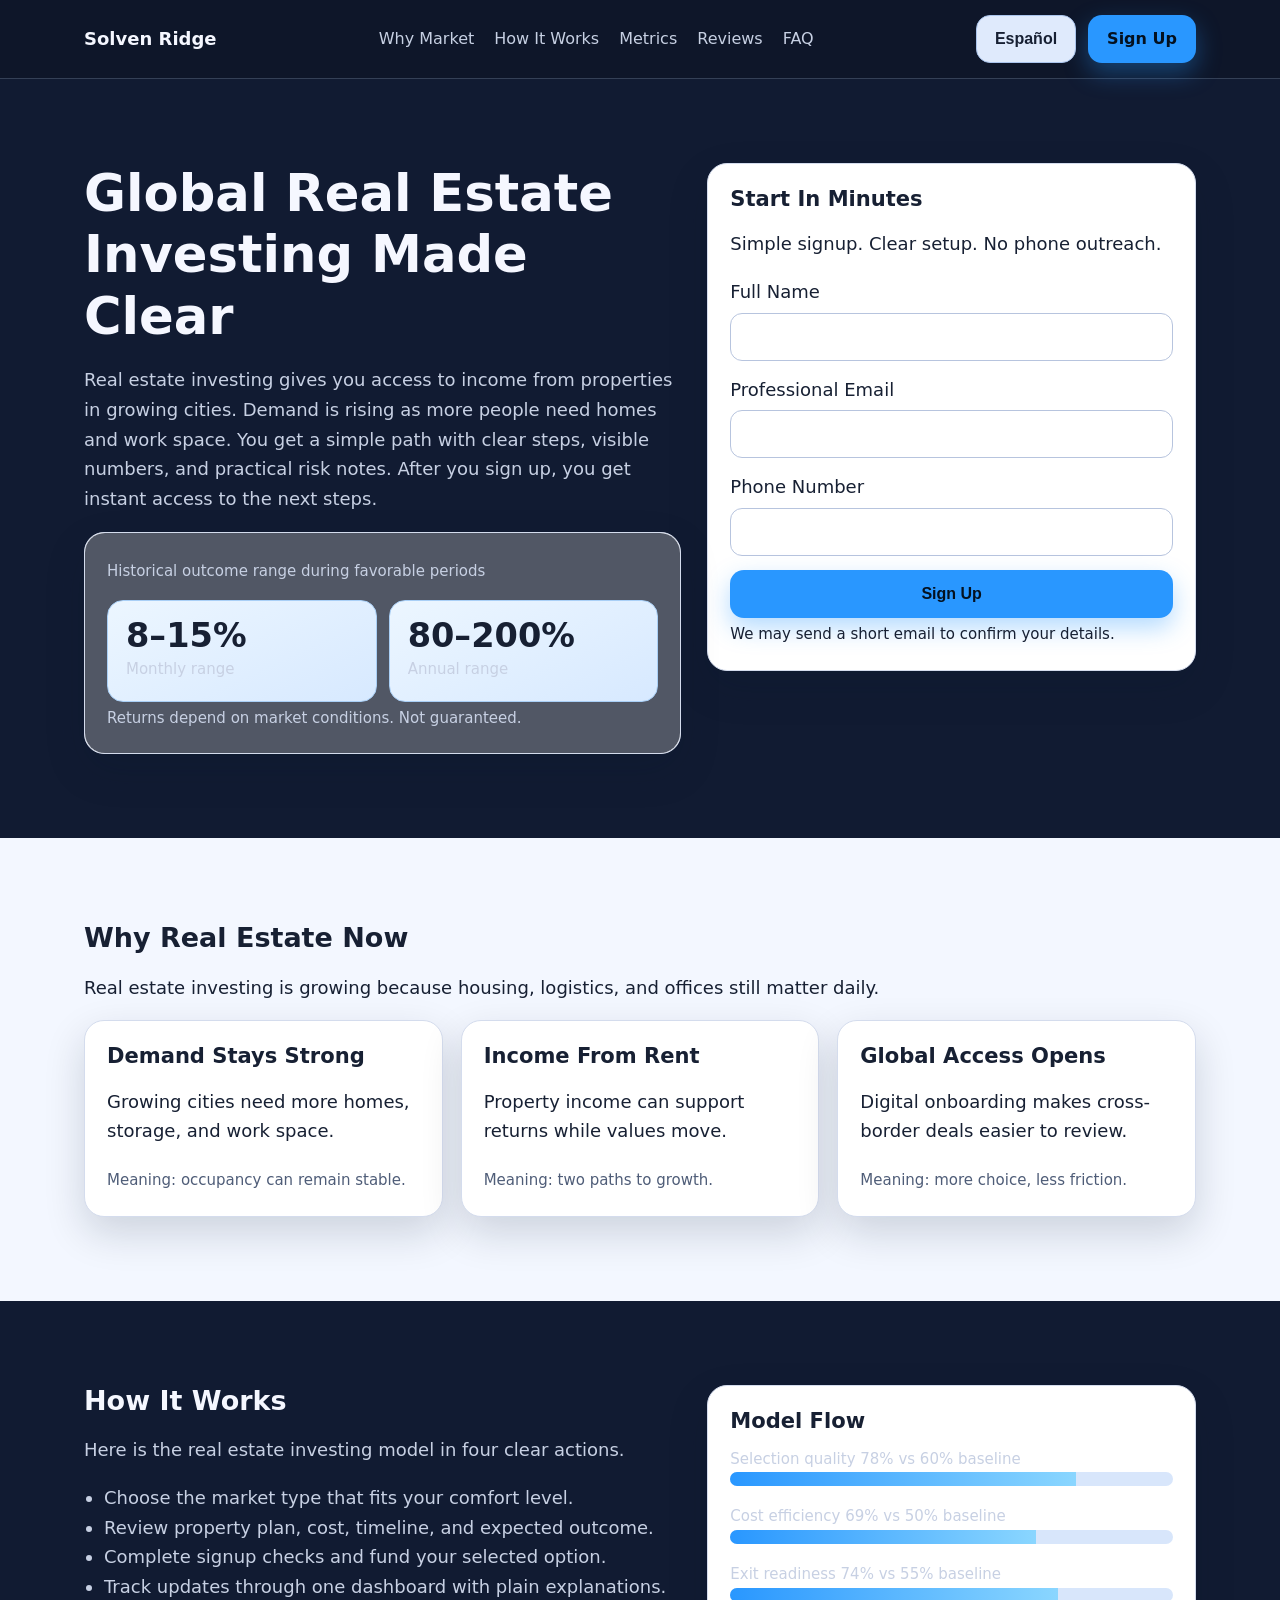
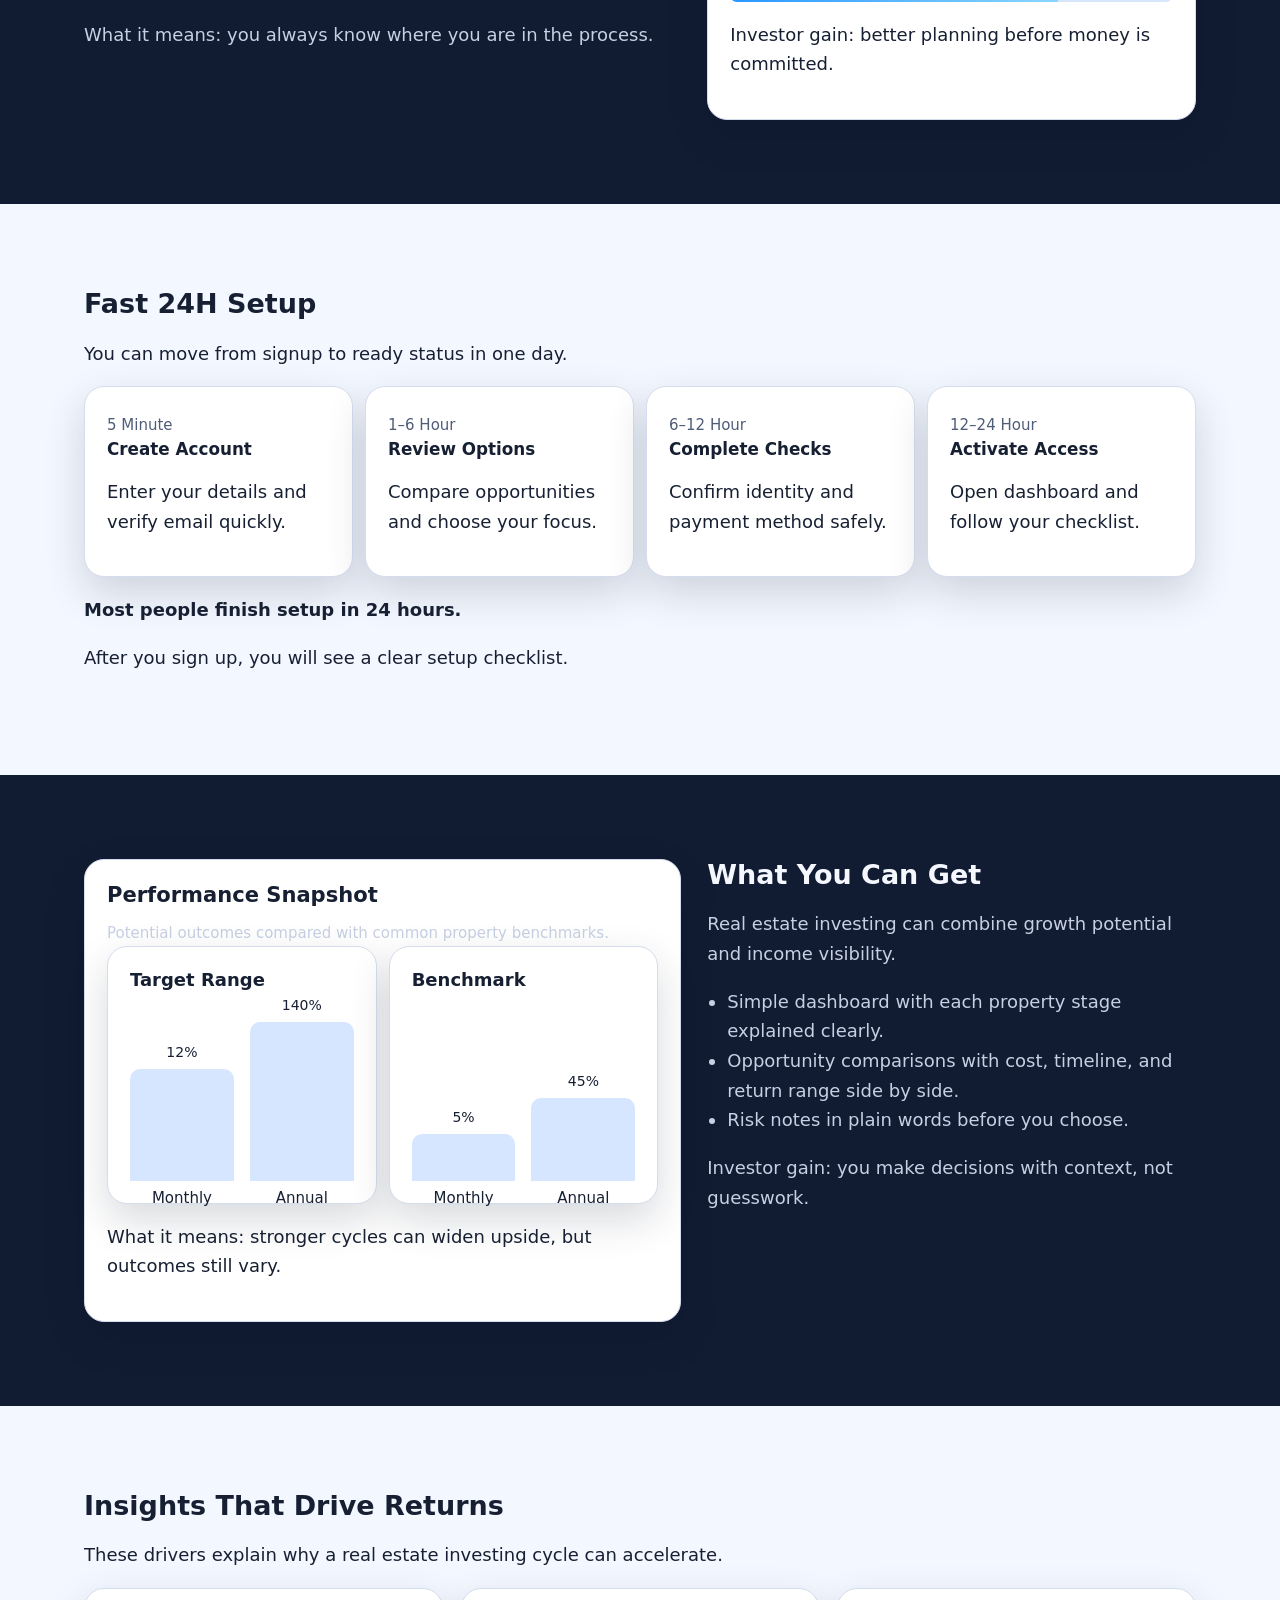
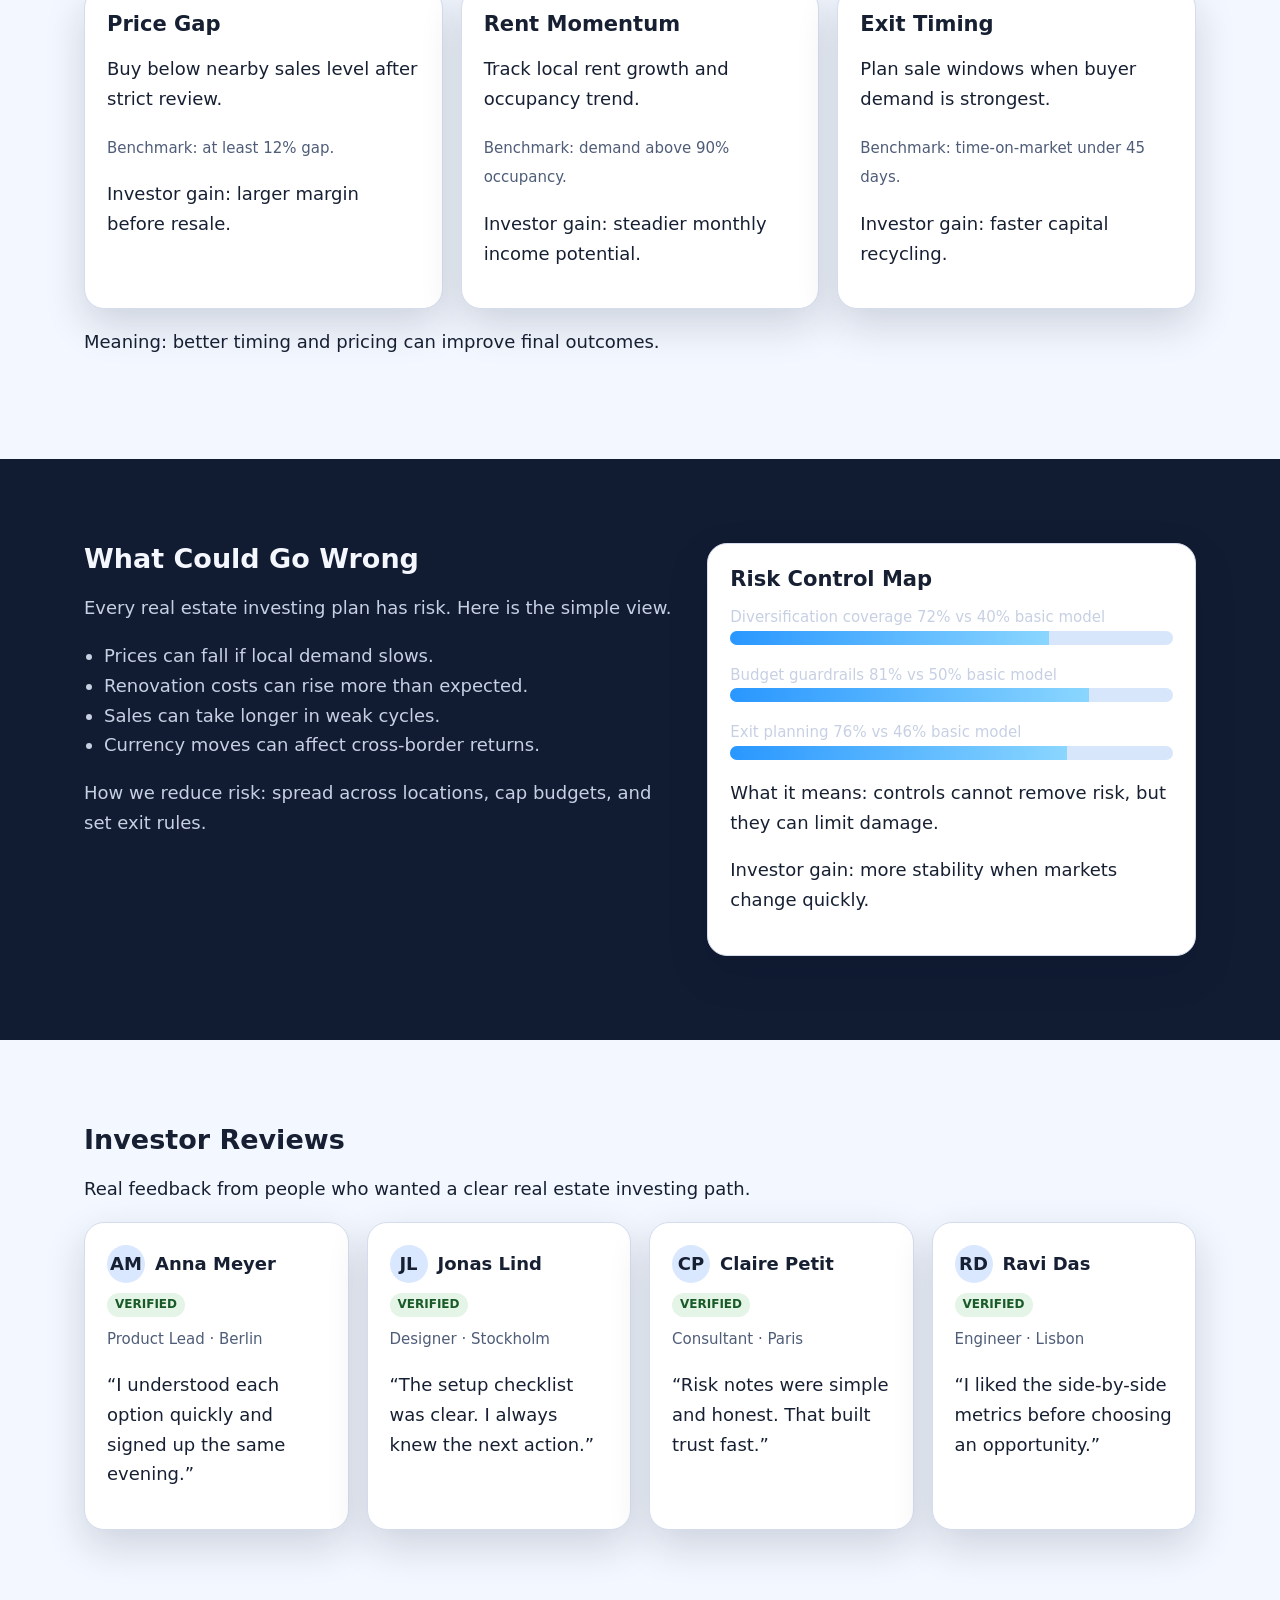
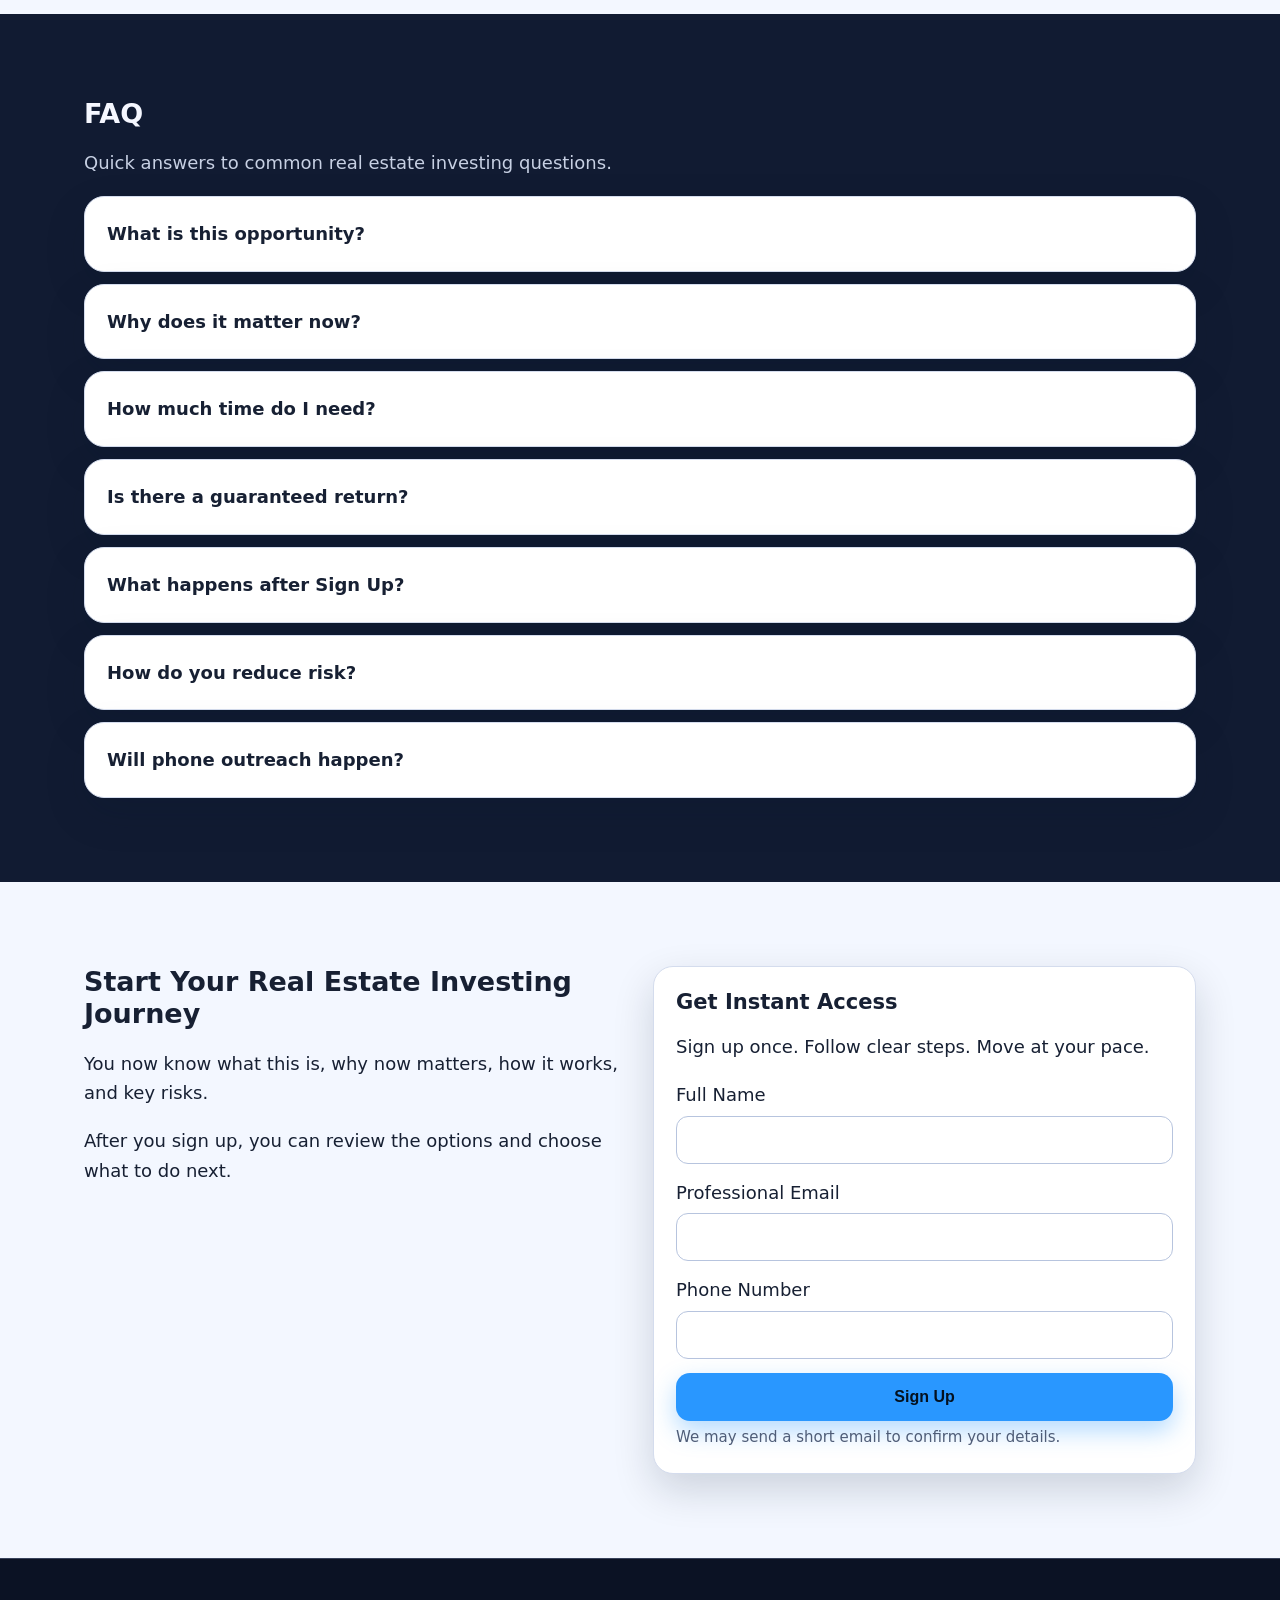
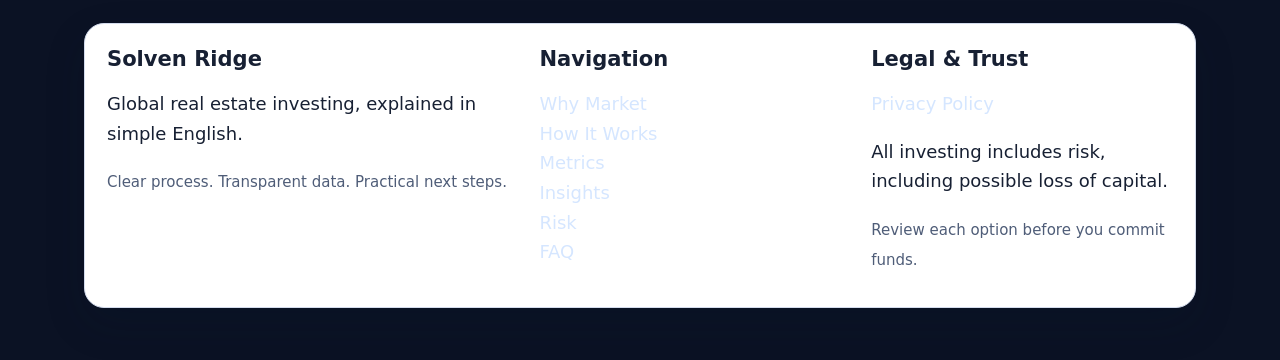
<file: es/index.html>
<!doctype html>
<html lang="en">
<head>
  <meta charset="UTF-8">
  <meta name="viewport" content="width=device-width, initial-scale=1.0">
  <title>Property Investment Opportunities | Solven Ridge ES</title>
  <meta name="description" content="See global real estate investing opportunities, timelines, and risks in plain English.">
  <link rel="canonical" href="https://solvenridge.com/es/index.html">
  <link rel="alternate" hreflang="en" href="https://solvenridge.com/index.html">
  <link rel="alternate" hreflang="de" href="https://solvenridge.com/de/index.html">
  <link rel="alternate" hreflang="fr" href="https://solvenridge.com/fr/index.html">
  <link rel="alternate" hreflang="es" href="https://solvenridge.com/es/index.html">
  <link rel="alternate" hreflang="it" href="https://solvenridge.com/it/index.html">
  <link rel="alternate" hreflang="tr" href="https://solvenridge.com/tr/index.html">
  <link rel="alternate" hreflang="pt" href="https://solvenridge.com/pt/index.html">
  <link rel="alternate" hreflang="ja" href="https://solvenridge.com/jp/index.html">
  <link rel="alternate" hreflang="sk" href="https://solvenridge.com/sk/index.html">
  <link rel="alternate" hreflang="nl-BE" href="https://solvenridge.com/be/index.html">
  <meta property="og:title" content="Property Investment Opportunities | Solven Ridge ES">
  <meta property="og:description" content="See global real estate investing opportunities, timelines, and risks in plain English.">
  <meta property="og:type" content="website">
  <meta property="og:url" content="https://solvenridge.com/es/index.html">
  <meta name="twitter:card" content="summary_large_image">
  <meta name="twitter:title" content="Property Investment Opportunities | Solven Ridge ES">
  <meta name="twitter:description" content="See global real estate investing opportunities, timelines, and risks in plain English.">
  <link rel="stylesheet" href="../assets/style.css">
</head>
<body>
<header class="header">
  <div class="container header-row">
    <a class="brand" href="../index.html">Solven Ridge</a>
    <nav class="nav-center" aria-label="Primary">
      <a href="#market">Why Market</a><a href="#model">How It Works</a><a href="#metrics">Metrics</a><a href="#reviews">Reviews</a><a href="#faq">FAQ</a>
    </nav>
    <div class="right-zone">
      <div class="lang">
        <button class="lang-toggle" aria-label="Language switcher">Español</button>
        <div class="lang-menu">
<a href="../index.html"><span class="flag"><svg viewBox="0 0 16 12" xmlns="http://www.w3.org/2000/svg"><rect width="16" height="12" fill="#012169"/><path d="M0 0L16 12M16 0L0 12" stroke="#fff" stroke-width="2"/><path d="M0 0L16 12M16 0L0 12" stroke="#C8102E" stroke-width="1"/><path d="M8 0v12M0 6h16" stroke="#fff" stroke-width="3"/><path d="M8 0v12M0 6h16" stroke="#C8102E" stroke-width="2"/></svg></span>English</a>
<a href="../de/index.html"><span class="flag"><svg viewBox="0 0 16 12" xmlns="http://www.w3.org/2000/svg"><rect width="16" height="4" y="0" fill="#000"/><rect width="16" height="4" y="4" fill="#DD0000"/><rect width="16" height="4" y="8" fill="#FFCE00"/></svg></span>Deutsch</a>
<a href="../fr/index.html"><span class="flag"><svg viewBox="0 0 16 12" xmlns="http://www.w3.org/2000/svg"><rect width="5.33" height="12" fill="#0055A4"/><rect x="5.33" width="5.33" height="12" fill="#fff"/><rect x="10.66" width="5.34" height="12" fill="#EF4135"/></svg></span>Français</a>
<a href="../es/index.html"><span class="flag"><svg viewBox="0 0 16 12" xmlns="http://www.w3.org/2000/svg"><rect width="16" height="3" fill="#AA151B"/><rect y="3" width="16" height="6" fill="#F1BF00"/><rect y="9" width="16" height="3" fill="#AA151B"/></svg></span>Español</a>
<a href="../it/index.html"><span class="flag"><svg viewBox="0 0 16 12" xmlns="http://www.w3.org/2000/svg"><rect width="5.33" height="12" fill="#009246"/><rect x="5.33" width="5.33" height="12" fill="#fff"/><rect x="10.66" width="5.34" height="12" fill="#CE2B37"/></svg></span>Italiano</a>
<a href="../tr/index.html"><span class="flag"><svg viewBox="0 0 16 12" xmlns="http://www.w3.org/2000/svg"><rect width="16" height="12" fill="#E30A17"/><circle cx="7" cy="6" r="3" fill="#fff"/><circle cx="7.8" cy="6" r="2.4" fill="#E30A17"/></svg></span>Türkçe</a>
<a href="../pt/index.html"><span class="flag"><svg viewBox="0 0 16 12" xmlns="http://www.w3.org/2000/svg"><rect width="6" height="12" fill="#006600"/><rect x="6" width="10" height="12" fill="#FF0000"/></svg></span>Português</a>
<a href="../jp/index.html"><span class="flag"><svg viewBox="0 0 16 12" xmlns="http://www.w3.org/2000/svg"><rect width="16" height="12" fill="#fff"/><circle cx="8" cy="6" r="3" fill="#BC002D"/></svg></span>日本語</a>
<a href="../sk/index.html"><span class="flag"><svg viewBox="0 0 16 12" xmlns="http://www.w3.org/2000/svg"><rect width="16" height="4" fill="#fff"/><rect y="4" width="16" height="4" fill="#0B4EA2"/><rect y="8" width="16" height="4" fill="#EE1C25"/></svg></span>Slovak</a>
<a href="../be/index.html"><span class="flag"><svg viewBox="0 0 16 12" xmlns="http://www.w3.org/2000/svg"><rect width="5.33" height="12" fill="#000"/><rect x="5.33" width="5.33" height="12" fill="#FFD90C"/><rect x="10.66" width="5.34" height="12" fill="#EF3340"/></svg></span>Nederlands (BE)</a></div>
      </div>
      <a class="btn" href="#signup-final">Sign Up</a>
      <button class="mobile-toggle" data-burger aria-label="Open navigation" aria-expanded="false">☰</button>
    </div>
  </div>
</header>
<div class="drawer-backdrop" data-backdrop></div>
<aside class="drawer" data-drawer aria-hidden="true">
  <button class="close" data-drawer-close aria-label="Close menu">×</button>
  <nav class="drawer-nav" aria-label="Mobile navigation">
    <a href="#market">Why Market</a><a href="#model">How It Works</a><a href="#metrics">Metrics</a><a href="#reviews">Reviews</a><a href="#faq">FAQ</a>
  </nav>
  <div class="lang">
    <button class="lang-toggle" aria-label="Language switcher">Español</button>
    <div class="lang-menu">
<a href="../index.html"><span class="flag"><svg viewBox="0 0 16 12" xmlns="http://www.w3.org/2000/svg"><rect width="16" height="12" fill="#012169"/><path d="M0 0L16 12M16 0L0 12" stroke="#fff" stroke-width="2"/><path d="M0 0L16 12M16 0L0 12" stroke="#C8102E" stroke-width="1"/><path d="M8 0v12M0 6h16" stroke="#fff" stroke-width="3"/><path d="M8 0v12M0 6h16" stroke="#C8102E" stroke-width="2"/></svg></span>English</a>
<a href="../de/index.html"><span class="flag"><svg viewBox="0 0 16 12" xmlns="http://www.w3.org/2000/svg"><rect width="16" height="4" y="0" fill="#000"/><rect width="16" height="4" y="4" fill="#DD0000"/><rect width="16" height="4" y="8" fill="#FFCE00"/></svg></span>Deutsch</a>
<a href="../fr/index.html"><span class="flag"><svg viewBox="0 0 16 12" xmlns="http://www.w3.org/2000/svg"><rect width="5.33" height="12" fill="#0055A4"/><rect x="5.33" width="5.33" height="12" fill="#fff"/><rect x="10.66" width="5.34" height="12" fill="#EF4135"/></svg></span>Français</a>
<a href="../es/index.html"><span class="flag"><svg viewBox="0 0 16 12" xmlns="http://www.w3.org/2000/svg"><rect width="16" height="3" fill="#AA151B"/><rect y="3" width="16" height="6" fill="#F1BF00"/><rect y="9" width="16" height="3" fill="#AA151B"/></svg></span>Español</a>
<a href="../it/index.html"><span class="flag"><svg viewBox="0 0 16 12" xmlns="http://www.w3.org/2000/svg"><rect width="5.33" height="12" fill="#009246"/><rect x="5.33" width="5.33" height="12" fill="#fff"/><rect x="10.66" width="5.34" height="12" fill="#CE2B37"/></svg></span>Italiano</a>
<a href="../tr/index.html"><span class="flag"><svg viewBox="0 0 16 12" xmlns="http://www.w3.org/2000/svg"><rect width="16" height="12" fill="#E30A17"/><circle cx="7" cy="6" r="3" fill="#fff"/><circle cx="7.8" cy="6" r="2.4" fill="#E30A17"/></svg></span>Türkçe</a>
<a href="../pt/index.html"><span class="flag"><svg viewBox="0 0 16 12" xmlns="http://www.w3.org/2000/svg"><rect width="6" height="12" fill="#006600"/><rect x="6" width="10" height="12" fill="#FF0000"/></svg></span>Português</a>
<a href="../jp/index.html"><span class="flag"><svg viewBox="0 0 16 12" xmlns="http://www.w3.org/2000/svg"><rect width="16" height="12" fill="#fff"/><circle cx="8" cy="6" r="3" fill="#BC002D"/></svg></span>日本語</a>
<a href="../sk/index.html"><span class="flag"><svg viewBox="0 0 16 12" xmlns="http://www.w3.org/2000/svg"><rect width="16" height="4" fill="#fff"/><rect y="4" width="16" height="4" fill="#0B4EA2"/><rect y="8" width="16" height="4" fill="#EE1C25"/></svg></span>Slovak</a>
<a href="../be/index.html"><span class="flag"><svg viewBox="0 0 16 12" xmlns="http://www.w3.org/2000/svg"><rect width="5.33" height="12" fill="#000"/><rect x="5.33" width="5.33" height="12" fill="#FFD90C"/><rect x="10.66" width="5.34" height="12" fill="#EF3340"/></svg></span>Nederlands (BE)</a></div>
  </div>
  <a class="btn" href="#signup-final">Sign Up</a>
</aside>
<main>
<section class="section dark hero">
  <div class="container hero-grid reveal">
    <div>
      <h1>Global Real Estate Investing Made Clear</h1>
      <p class="intro">Real estate investing gives you access to income from properties in growing cities. Demand is rising as more people need homes and work space. You get a simple path with clear steps, visible numbers, and practical risk notes. After you sign up, you get instant access to the next steps.</p>
      <div class="hero-panel text-on-glass">
        <small class="muted">Historical outcome range during favorable periods</small>
        <div class="performance">
          <div class="kpi"><div class="value">8–15%</div><small class="muted">Monthly range</small></div>
          <div class="kpi"><div class="value">80–200%</div><small class="muted">Annual range</small></div>
        </div>
        <small class="micro-copy">Returns depend on market conditions. Not guaranteed.</small>
      </div>
    </div>
    <form class="form-card" id="signup">
      <h3>Start In Minutes</h3><p>Simple signup. Clear setup. No phone outreach.</p>
      <div class="form-stack">
        <label>Full Name<input type="text" name="name" required></label>
        <label>Professional Email<input type="email" name="email" required></label>
        <label>Phone Number<input type="tel" name="phone" required></label>
        <button class="btn" type="submit">Sign Up</button>
      </div>
      <small class="micro-copy">We may send a short email to confirm your details.</small>
    </form>
  </div>
</section>
<section class="section light" id="market"><div class="container reveal"><h2>Why Real Estate Now</h2><p>Real estate investing is growing because housing, logistics, and offices still matter daily.</p><div class="grid-3"><article class="card"><h3>Demand Stays Strong</h3><p>Growing cities need more homes, storage, and work space.</p><small class="micro-copy">Meaning: occupancy can remain stable.</small></article><article class="card"><h3>Income From Rent</h3><p>Property income can support returns while values move.</p><small class="micro-copy">Meaning: two paths to growth.</small></article><article class="card"><h3>Global Access Opens</h3><p>Digital onboarding makes cross-border deals easier to review.</p><small class="micro-copy">Meaning: more choice, less friction.</small></article></div></div></section>
<section class="section dark" id="model"><div class="container two-col reveal"><div><h2>How It Works</h2><p>Here is the real estate investing model in four clear actions.</p><ul><li>Choose the market type that fits your comfort level.</li><li>Review property plan, cost, timeline, and expected outcome.</li><li>Complete signup checks and fund your selected option.</li><li>Track updates through one dashboard with plain explanations.</li></ul><p>What it means: you always know where you are in the process.</p></div><div class="visual-card"><h3>Model Flow</h3><div class="bars"><div class="bar-wrap"><small>Selection quality 78% vs 60% baseline</small><div class="bar"><span style="width:78%"></span></div></div><div class="bar-wrap"><small>Cost efficiency 69% vs 50% baseline</small><div class="bar"><span style="width:69%"></span></div></div><div class="bar-wrap"><small>Exit readiness 74% vs 55% baseline</small><div class="bar"><span style="width:74%"></span></div></div></div><p>Investor gain: better planning before money is committed.</p></div></div></section>
<section class="section light" id="process"><div class="container reveal"><h2>Fast 24H Setup</h2><p>You can move from signup to ready status in one day.</p><div class="process-grid"><article class="process-card"><small>5 Minute</small><h3>Create Account</h3><p>Enter your details and verify email quickly.</p></article><article class="process-card"><small>1–6 Hour</small><h3>Review Options</h3><p>Compare opportunities and choose your focus.</p></article><article class="process-card"><small>6–12 Hour</small><h3>Complete Checks</h3><p>Confirm identity and payment method safely.</p></article><article class="process-card"><small>12–24 Hour</small><h3>Activate Access</h3><p>Open dashboard and follow your checklist.</p></article></div><p><strong>Most people finish setup in 24 hours.</strong></p><p>After you sign up, you will see a clear setup checklist.</p></div></section>
<section class="section dark" id="metrics"><div class="container two-col reveal"><div class="chart-panel"><h3>Performance Snapshot</h3><small>Potential outcomes compared with common property benchmarks.</small><div class="dual"><div class="card"><h4>Target Range</h4><div class="vbar"><div style="height:62%"><span>12%</span><small>Monthly</small></div><div style="height:88%"><span>140%</span><small>Annual</small></div></div></div><div class="card"><h4>Benchmark</h4><div class="vbar"><div style="height:26%"><span>5%</span><small>Monthly</small></div><div style="height:46%"><span>45%</span><small>Annual</small></div></div></div></div><p>What it means: stronger cycles can widen upside, but outcomes still vary.</p></div><div><h2>What You Can Get</h2><p>Real estate investing can combine growth potential and income visibility.</p><ul><li>Simple dashboard with each property stage explained clearly.</li><li>Opportunity comparisons with cost, timeline, and return range side by side.</li><li>Risk notes in plain words before you choose.</li></ul><p>Investor gain: you make decisions with context, not guesswork.</p></div></div></section>
<section class="section light" id="insights"><div class="container reveal"><h2>Insights That Drive Returns</h2><p>These drivers explain why a real estate investing cycle can accelerate.</p><div class="grid-3"><article class="visual-card"><h3>Price Gap</h3><p>Buy below nearby sales level after strict review.</p><small class="muted">Benchmark: at least 12% gap.</small><p>Investor gain: larger margin before resale.</p></article><article class="visual-card"><h3>Rent Momentum</h3><p>Track local rent growth and occupancy trend.</p><small class="muted">Benchmark: demand above 90% occupancy.</small><p>Investor gain: steadier monthly income potential.</p></article><article class="visual-card"><h3>Exit Timing</h3><p>Plan sale windows when buyer demand is strongest.</p><small class="muted">Benchmark: time-on-market under 45 days.</small><p>Investor gain: faster capital recycling.</p></article></div><p>Meaning: better timing and pricing can improve final outcomes.</p></div></section>
<section class="section dark" id="risk"><div class="container two-col reveal"><div><h2>What Could Go Wrong</h2><p>Every real estate investing plan has risk. Here is the simple view.</p><ul><li>Prices can fall if local demand slows.</li><li>Renovation costs can rise more than expected.</li><li>Sales can take longer in weak cycles.</li><li>Currency moves can affect cross-border returns.</li></ul><p>How we reduce risk: spread across locations, cap budgets, and set exit rules.</p></div><div class="compare-panel"><h3>Risk Control Map</h3><div class="bars"><div class="bar-wrap"><small>Diversification coverage 72% vs 40% basic model</small><div class="bar"><span style="width:72%"></span></div></div><div class="bar-wrap"><small>Budget guardrails 81% vs 50% basic model</small><div class="bar"><span style="width:81%"></span></div></div><div class="bar-wrap"><small>Exit planning 76% vs 46% basic model</small><div class="bar"><span style="width:76%"></span></div></div></div><p>What it means: controls cannot remove risk, but they can limit damage.</p><p>Investor gain: more stability when markets change quickly.</p></div></div></section>
<section class="section light" id="reviews"><div class="container reveal"><h2>Investor Reviews</h2><p>Real feedback from people who wanted a clear real estate investing path.</p><div class="grid-4"><article class="review-card"><div class="review-head"><div class="avatar">AM</div><strong>Anna Meyer</strong><span class="verified">VERIFIED</span></div><small>Product Lead · Berlin</small><p>“I understood each option quickly and signed up the same evening.”</p></article><article class="review-card"><div class="review-head"><div class="avatar">JL</div><strong>Jonas Lind</strong><span class="verified">VERIFIED</span></div><small>Designer · Stockholm</small><p>“The setup checklist was clear. I always knew the next action.”</p></article><article class="review-card"><div class="review-head"><div class="avatar">CP</div><strong>Claire Petit</strong><span class="verified">VERIFIED</span></div><small>Consultant · Paris</small><p>“Risk notes were simple and honest. That built trust fast.”</p></article><article class="review-card"><div class="review-head"><div class="avatar">RD</div><strong>Ravi Das</strong><span class="verified">VERIFIED</span></div><small>Engineer · Lisbon</small><p>“I liked the side-by-side metrics before choosing an opportunity.”</p></article></div></div></section>
<section class="section dark" id="faq"><div class="container reveal"><h2>FAQ</h2><p>Quick answers to common real estate investing questions.</p><div class="faq-list"><details class="faq-item"><summary>What is this opportunity?</summary><p>You access global property opportunities with clear data, steps, and risks.</p></details><details class="faq-item"><summary>Why does it matter now?</summary><p>Housing and logistics demand stay high in many growing cities.</p></details><details class="faq-item"><summary>How much time do I need?</summary><p>Most people finish setup in 24 hours with the checklist.</p></details><details class="faq-item"><summary>Is there a guaranteed return?</summary><p>No. Returns depend on market conditions and are never guaranteed.</p></details><details class="faq-item"><summary>What happens after Sign Up?</summary><p>After you sign up, you can review the options and choose what to do next.</p></details><details class="faq-item"><summary>How do you reduce risk?</summary><p>We use market spread, budget caps, and planned exit timing.</p></details><details class="faq-item"><summary>Will phone outreach happen?</summary><p>No phone outreach. We may send a short email to confirm details.</p></details></div></div></section>
<section class="section light final-cta" id="signup-final"><div class="container two-col reveal"><div><h2>Start Your Real Estate Investing Journey</h2><p>You now know what this is, why now matters, how it works, and key risks.</p><p>After you sign up, you can review the options and choose what to do next.</p></div><form class="form-card"><h3>Get Instant Access</h3><p>Sign up once. Follow clear steps. Move at your pace.</p><div class="form-stack"><label>Full Name<input type="text" required></label><label>Professional Email<input type="email" required></label><label>Phone Number<input type="tel" required></label><button class="btn" type="submit">Sign Up</button></div><small class="micro-copy">We may send a short email to confirm your details.</small></form></div></section>
</main>
<footer class="footer"><div class="container"><div class="footer-inner footer-panel"><div><h3>Solven Ridge</h3><p>Global real estate investing, explained in simple English.</p><small>Clear process. Transparent data. Practical next steps.</small></div><div><h3>Navigation</h3><p><a href="#market">Why Market</a><br><a href="#model">How It Works</a><br><a href="#metrics">Metrics</a><br><a href="#insights">Insights</a><br><a href="#risk">Risk</a><br><a href="#faq">FAQ</a></p></div><div><h3>Legal & Trust</h3><p><a href="#" data-open-privacy>Privacy Policy</a></p><p>All investing includes risk, including possible loss of capital.</p><small>Review each option before you commit funds.</small></div></div></div></footer>
<div class="modal" data-modal aria-hidden="true"><div class="modal-panel"><div class="modal-head"><h3>Privacy Policy</h3><button class="close-icon" data-close-privacy aria-label="Close privacy policy">×</button></div><p><strong>Introduction:</strong> We explain how we use your data in simple terms.</p><p><strong>Data collection:</strong> We collect name, email, phone, and usage actions.</p><p><strong>Legal basis:</strong> We process data for signup service and legal duties.</p><p><strong>Cookies:</strong> Cookies help secure sessions and improve page performance.</p><p><strong>Retention:</strong> We keep data only as long as needed for service.</p><p><strong>Third-party sharing:</strong> We share with vetted providers that support operations.</p><p><strong>Security:</strong> We use access limits, encryption, and monitoring controls.</p><p><strong>User rights:</strong> You may request access, correction, deletion, or export.</p><p><strong>International transfers:</strong> Some data may move across borders with safeguards.</p><p><strong>Industry risk disclosure:</strong> Investing can lose value due to market changes.</p><p><strong>Contact:</strong> Email privacy@solvenridge.com for data requests.</p><div class="modal-foot"><button class="btn" data-close-privacy>Close</button></div></div></div>
<script type="application/ld+json">{"@context":"https://schema.org","@graph":[{"@type":"Organization","name":"Solven Ridge","url":"https://solvenridge.com/","email":"hello@solvenridge.com"},{"@type":"WebSite","name":"Solven Ridge","url":"https://solvenridge.com/"},{"@type":"FAQPage","mainEntity":[{"@type":"Question","name":"What is this opportunity?","acceptedAnswer":{"@type":"Answer","text":"You access global property opportunities with clear data, steps, and risks."}},{"@type":"Question","name":"Is there a guaranteed return?","acceptedAnswer":{"@type":"Answer","text":"No. Returns depend on market conditions and are never guaranteed."}}]},{"@type":"Review","author":{"@type":"Person","name":"Anna Meyer"},"reviewRating":{"@type":"Rating","ratingValue":"5"},"reviewBody":"I understood each option quickly and signed up the same evening."}]}</script>
<script src="../assets/app.js" defer></script>
</body>
</html>
</file>
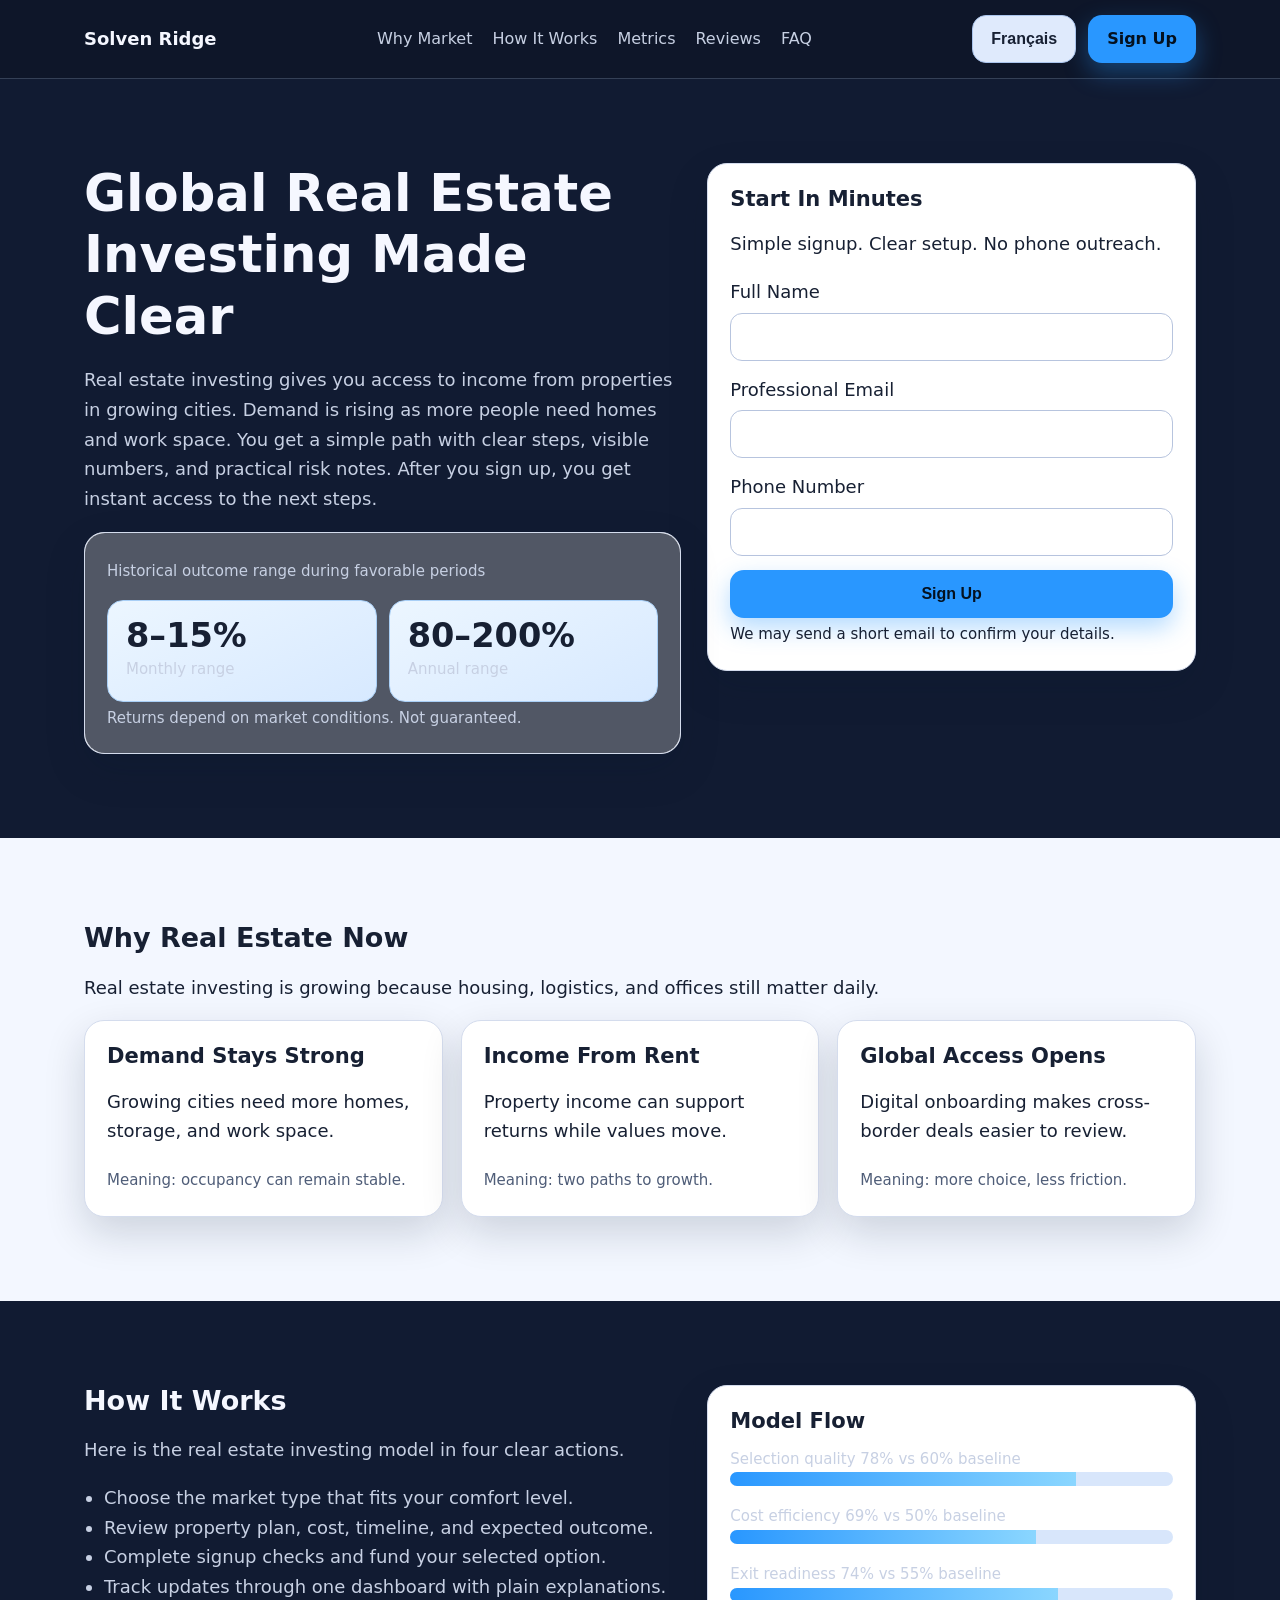
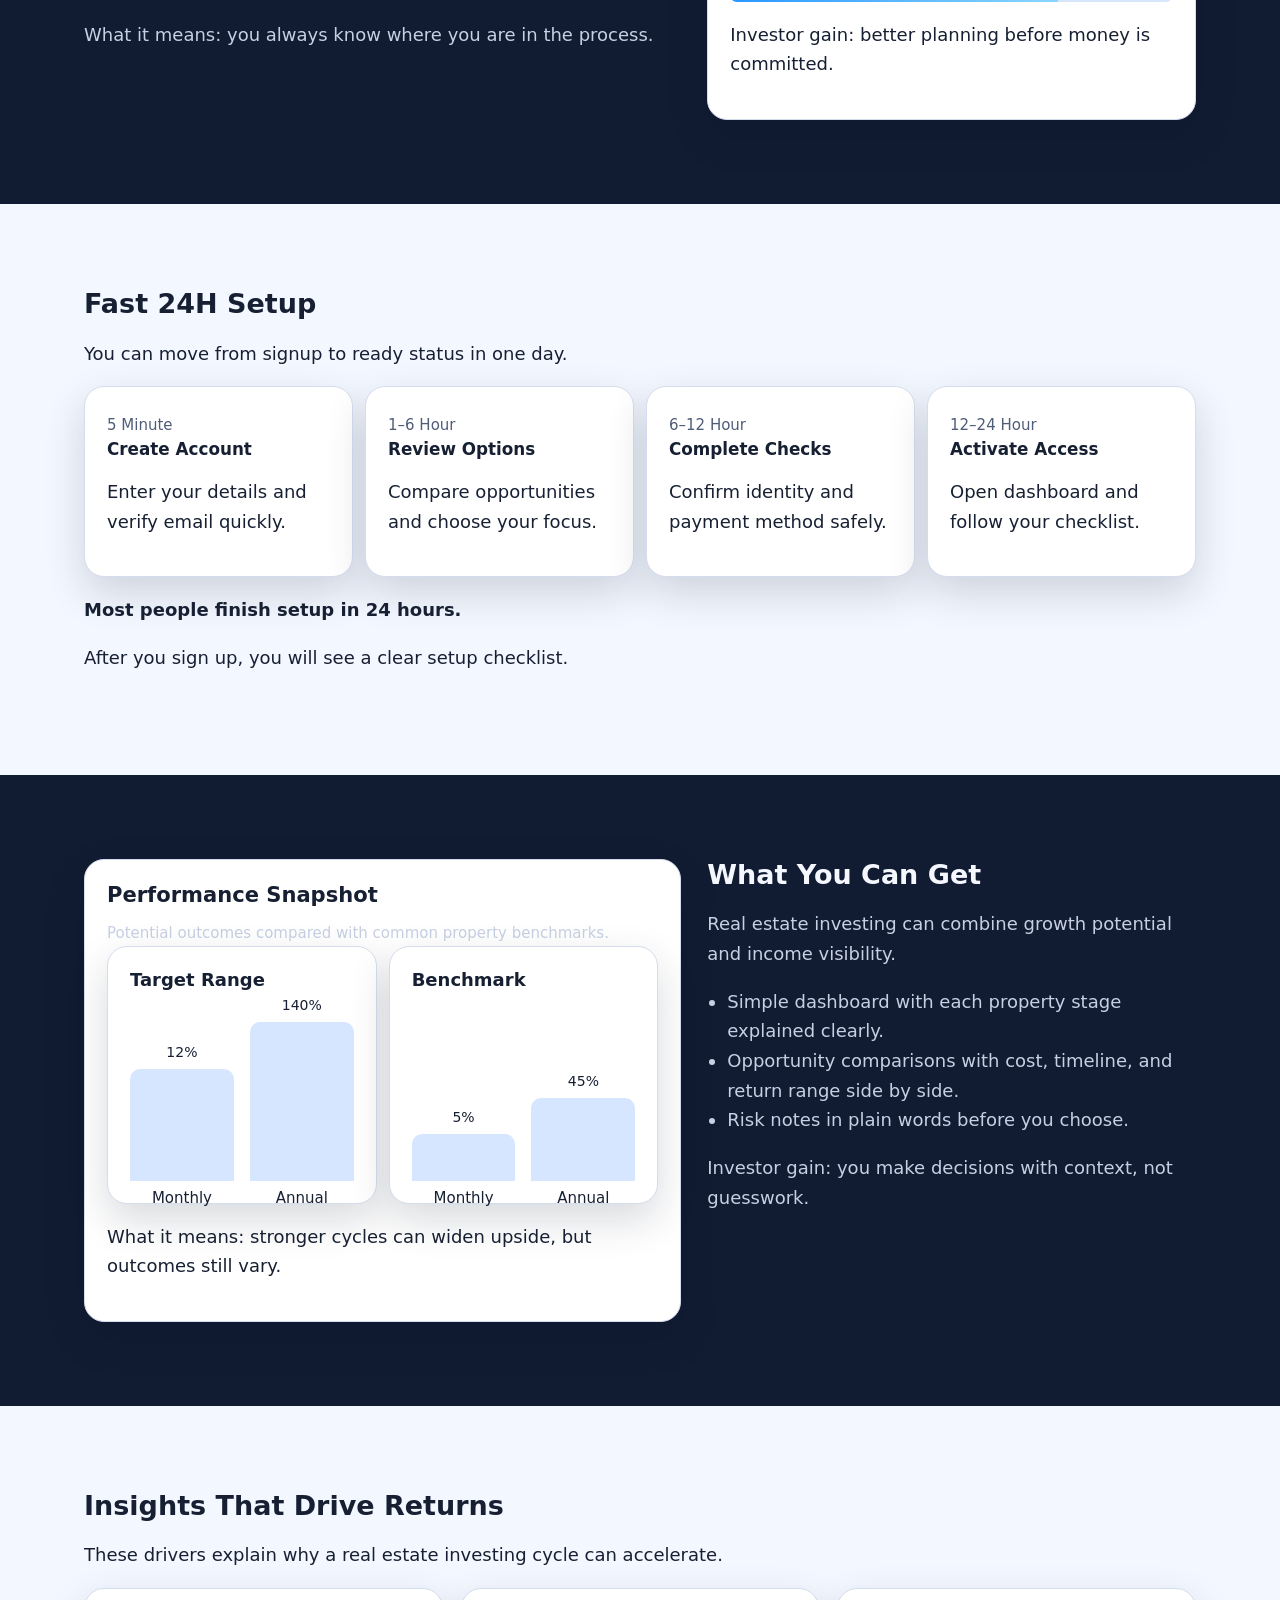
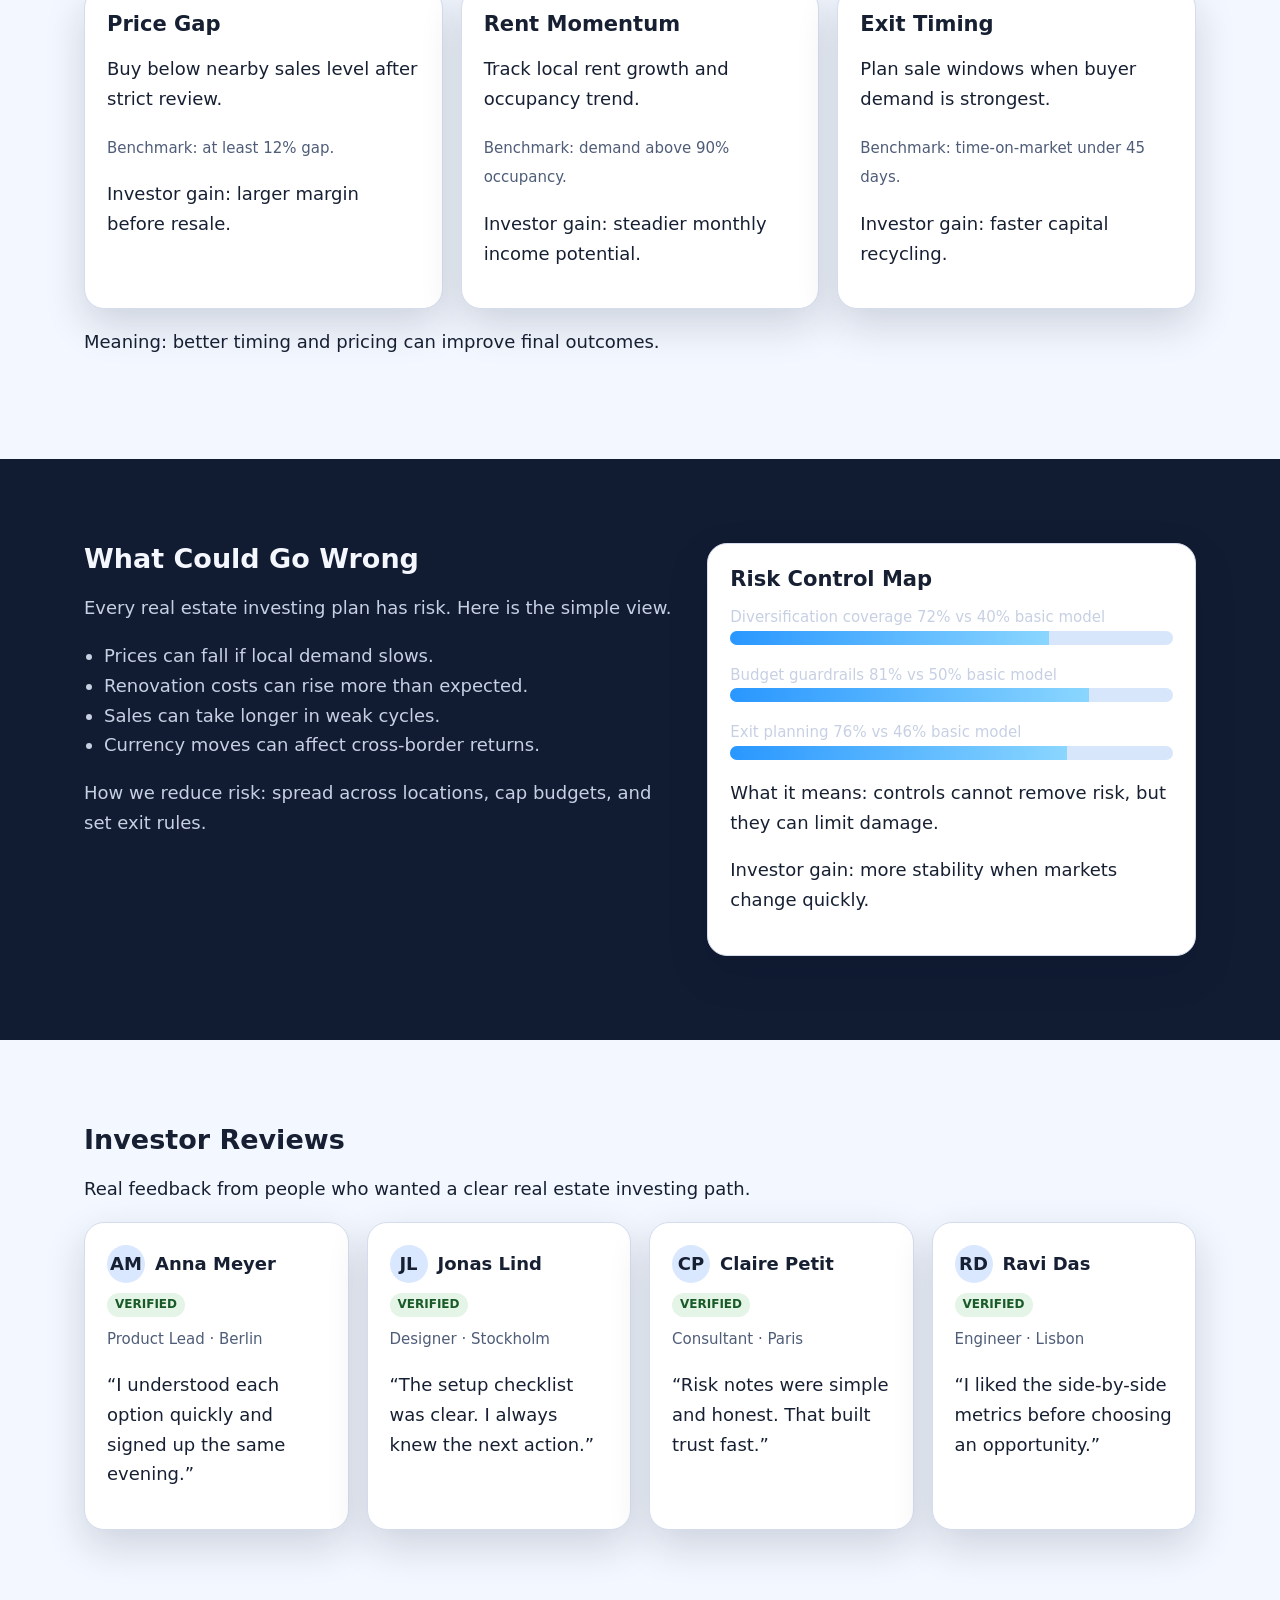
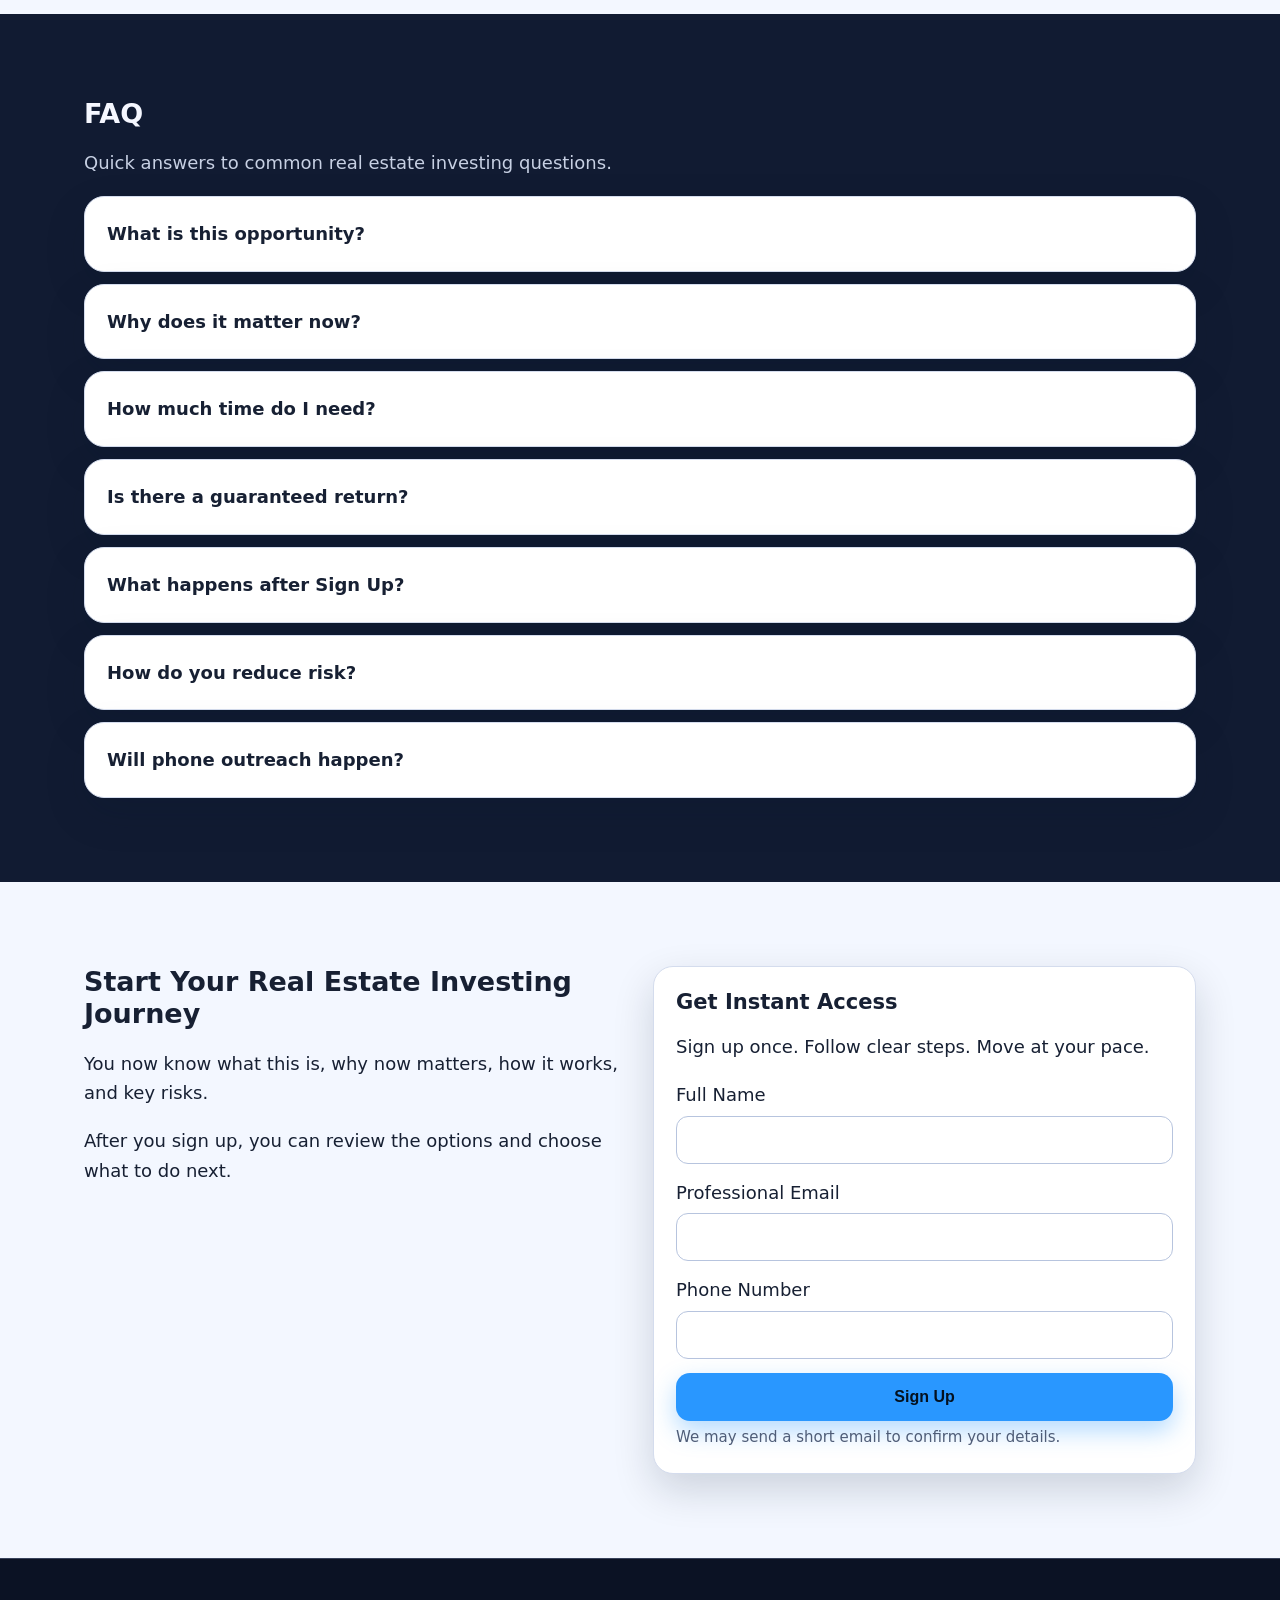
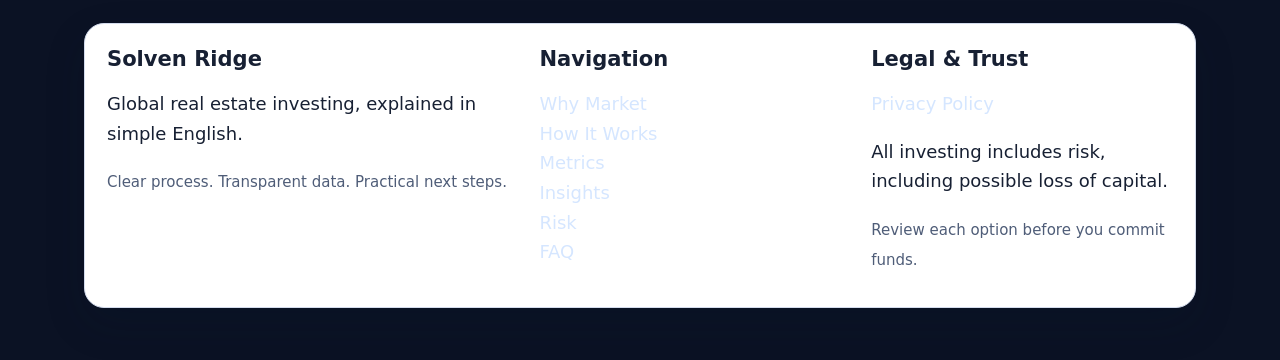
<file: fr/index.html>
<!doctype html>
<html lang="en">
<head>
  <meta charset="UTF-8">
  <meta name="viewport" content="width=device-width, initial-scale=1.0">
  <title>Real Estate Investing Platform | Solven Ridge FR</title>
  <meta name="description" content="Find global real estate investment opportunities in clear English with practical investor steps.">
  <link rel="canonical" href="https://solvenridge.com/fr/index.html">
  <link rel="alternate" hreflang="en" href="https://solvenridge.com/index.html">
  <link rel="alternate" hreflang="de" href="https://solvenridge.com/de/index.html">
  <link rel="alternate" hreflang="fr" href="https://solvenridge.com/fr/index.html">
  <link rel="alternate" hreflang="es" href="https://solvenridge.com/es/index.html">
  <link rel="alternate" hreflang="it" href="https://solvenridge.com/it/index.html">
  <link rel="alternate" hreflang="tr" href="https://solvenridge.com/tr/index.html">
  <link rel="alternate" hreflang="pt" href="https://solvenridge.com/pt/index.html">
  <link rel="alternate" hreflang="ja" href="https://solvenridge.com/jp/index.html">
  <link rel="alternate" hreflang="sk" href="https://solvenridge.com/sk/index.html">
  <link rel="alternate" hreflang="nl-BE" href="https://solvenridge.com/be/index.html">
  <meta property="og:title" content="Real Estate Investing Platform | Solven Ridge FR">
  <meta property="og:description" content="Find global real estate investment opportunities in clear English with practical investor steps.">
  <meta property="og:type" content="website">
  <meta property="og:url" content="https://solvenridge.com/fr/index.html">
  <meta name="twitter:card" content="summary_large_image">
  <meta name="twitter:title" content="Real Estate Investing Platform | Solven Ridge FR">
  <meta name="twitter:description" content="Find global real estate investment opportunities in clear English with practical investor steps.">
  <link rel="stylesheet" href="../assets/style.css">
</head>
<body>
<header class="header">
  <div class="container header-row">
    <a class="brand" href="../index.html">Solven Ridge</a>
    <nav class="nav-center" aria-label="Primary">
      <a href="#market">Why Market</a><a href="#model">How It Works</a><a href="#metrics">Metrics</a><a href="#reviews">Reviews</a><a href="#faq">FAQ</a>
    </nav>
    <div class="right-zone">
      <div class="lang">
        <button class="lang-toggle" aria-label="Language switcher">Français</button>
        <div class="lang-menu">
<a href="../index.html"><span class="flag"><svg viewBox="0 0 16 12" xmlns="http://www.w3.org/2000/svg"><rect width="16" height="12" fill="#012169"/><path d="M0 0L16 12M16 0L0 12" stroke="#fff" stroke-width="2"/><path d="M0 0L16 12M16 0L0 12" stroke="#C8102E" stroke-width="1"/><path d="M8 0v12M0 6h16" stroke="#fff" stroke-width="3"/><path d="M8 0v12M0 6h16" stroke="#C8102E" stroke-width="2"/></svg></span>English</a>
<a href="../de/index.html"><span class="flag"><svg viewBox="0 0 16 12" xmlns="http://www.w3.org/2000/svg"><rect width="16" height="4" y="0" fill="#000"/><rect width="16" height="4" y="4" fill="#DD0000"/><rect width="16" height="4" y="8" fill="#FFCE00"/></svg></span>Deutsch</a>
<a href="../fr/index.html"><span class="flag"><svg viewBox="0 0 16 12" xmlns="http://www.w3.org/2000/svg"><rect width="5.33" height="12" fill="#0055A4"/><rect x="5.33" width="5.33" height="12" fill="#fff"/><rect x="10.66" width="5.34" height="12" fill="#EF4135"/></svg></span>Français</a>
<a href="../es/index.html"><span class="flag"><svg viewBox="0 0 16 12" xmlns="http://www.w3.org/2000/svg"><rect width="16" height="3" fill="#AA151B"/><rect y="3" width="16" height="6" fill="#F1BF00"/><rect y="9" width="16" height="3" fill="#AA151B"/></svg></span>Español</a>
<a href="../it/index.html"><span class="flag"><svg viewBox="0 0 16 12" xmlns="http://www.w3.org/2000/svg"><rect width="5.33" height="12" fill="#009246"/><rect x="5.33" width="5.33" height="12" fill="#fff"/><rect x="10.66" width="5.34" height="12" fill="#CE2B37"/></svg></span>Italiano</a>
<a href="../tr/index.html"><span class="flag"><svg viewBox="0 0 16 12" xmlns="http://www.w3.org/2000/svg"><rect width="16" height="12" fill="#E30A17"/><circle cx="7" cy="6" r="3" fill="#fff"/><circle cx="7.8" cy="6" r="2.4" fill="#E30A17"/></svg></span>Türkçe</a>
<a href="../pt/index.html"><span class="flag"><svg viewBox="0 0 16 12" xmlns="http://www.w3.org/2000/svg"><rect width="6" height="12" fill="#006600"/><rect x="6" width="10" height="12" fill="#FF0000"/></svg></span>Português</a>
<a href="../jp/index.html"><span class="flag"><svg viewBox="0 0 16 12" xmlns="http://www.w3.org/2000/svg"><rect width="16" height="12" fill="#fff"/><circle cx="8" cy="6" r="3" fill="#BC002D"/></svg></span>日本語</a>
<a href="../sk/index.html"><span class="flag"><svg viewBox="0 0 16 12" xmlns="http://www.w3.org/2000/svg"><rect width="16" height="4" fill="#fff"/><rect y="4" width="16" height="4" fill="#0B4EA2"/><rect y="8" width="16" height="4" fill="#EE1C25"/></svg></span>Slovak</a>
<a href="../be/index.html"><span class="flag"><svg viewBox="0 0 16 12" xmlns="http://www.w3.org/2000/svg"><rect width="5.33" height="12" fill="#000"/><rect x="5.33" width="5.33" height="12" fill="#FFD90C"/><rect x="10.66" width="5.34" height="12" fill="#EF3340"/></svg></span>Nederlands (BE)</a></div>
      </div>
      <a class="btn" href="#signup-final">Sign Up</a>
      <button class="mobile-toggle" data-burger aria-label="Open navigation" aria-expanded="false">☰</button>
    </div>
  </div>
</header>
<div class="drawer-backdrop" data-backdrop></div>
<aside class="drawer" data-drawer aria-hidden="true">
  <button class="close" data-drawer-close aria-label="Close menu">×</button>
  <nav class="drawer-nav" aria-label="Mobile navigation">
    <a href="#market">Why Market</a><a href="#model">How It Works</a><a href="#metrics">Metrics</a><a href="#reviews">Reviews</a><a href="#faq">FAQ</a>
  </nav>
  <div class="lang">
    <button class="lang-toggle" aria-label="Language switcher">Français</button>
    <div class="lang-menu">
<a href="../index.html"><span class="flag"><svg viewBox="0 0 16 12" xmlns="http://www.w3.org/2000/svg"><rect width="16" height="12" fill="#012169"/><path d="M0 0L16 12M16 0L0 12" stroke="#fff" stroke-width="2"/><path d="M0 0L16 12M16 0L0 12" stroke="#C8102E" stroke-width="1"/><path d="M8 0v12M0 6h16" stroke="#fff" stroke-width="3"/><path d="M8 0v12M0 6h16" stroke="#C8102E" stroke-width="2"/></svg></span>English</a>
<a href="../de/index.html"><span class="flag"><svg viewBox="0 0 16 12" xmlns="http://www.w3.org/2000/svg"><rect width="16" height="4" y="0" fill="#000"/><rect width="16" height="4" y="4" fill="#DD0000"/><rect width="16" height="4" y="8" fill="#FFCE00"/></svg></span>Deutsch</a>
<a href="../fr/index.html"><span class="flag"><svg viewBox="0 0 16 12" xmlns="http://www.w3.org/2000/svg"><rect width="5.33" height="12" fill="#0055A4"/><rect x="5.33" width="5.33" height="12" fill="#fff"/><rect x="10.66" width="5.34" height="12" fill="#EF4135"/></svg></span>Français</a>
<a href="../es/index.html"><span class="flag"><svg viewBox="0 0 16 12" xmlns="http://www.w3.org/2000/svg"><rect width="16" height="3" fill="#AA151B"/><rect y="3" width="16" height="6" fill="#F1BF00"/><rect y="9" width="16" height="3" fill="#AA151B"/></svg></span>Español</a>
<a href="../it/index.html"><span class="flag"><svg viewBox="0 0 16 12" xmlns="http://www.w3.org/2000/svg"><rect width="5.33" height="12" fill="#009246"/><rect x="5.33" width="5.33" height="12" fill="#fff"/><rect x="10.66" width="5.34" height="12" fill="#CE2B37"/></svg></span>Italiano</a>
<a href="../tr/index.html"><span class="flag"><svg viewBox="0 0 16 12" xmlns="http://www.w3.org/2000/svg"><rect width="16" height="12" fill="#E30A17"/><circle cx="7" cy="6" r="3" fill="#fff"/><circle cx="7.8" cy="6" r="2.4" fill="#E30A17"/></svg></span>Türkçe</a>
<a href="../pt/index.html"><span class="flag"><svg viewBox="0 0 16 12" xmlns="http://www.w3.org/2000/svg"><rect width="6" height="12" fill="#006600"/><rect x="6" width="10" height="12" fill="#FF0000"/></svg></span>Português</a>
<a href="../jp/index.html"><span class="flag"><svg viewBox="0 0 16 12" xmlns="http://www.w3.org/2000/svg"><rect width="16" height="12" fill="#fff"/><circle cx="8" cy="6" r="3" fill="#BC002D"/></svg></span>日本語</a>
<a href="../sk/index.html"><span class="flag"><svg viewBox="0 0 16 12" xmlns="http://www.w3.org/2000/svg"><rect width="16" height="4" fill="#fff"/><rect y="4" width="16" height="4" fill="#0B4EA2"/><rect y="8" width="16" height="4" fill="#EE1C25"/></svg></span>Slovak</a>
<a href="../be/index.html"><span class="flag"><svg viewBox="0 0 16 12" xmlns="http://www.w3.org/2000/svg"><rect width="5.33" height="12" fill="#000"/><rect x="5.33" width="5.33" height="12" fill="#FFD90C"/><rect x="10.66" width="5.34" height="12" fill="#EF3340"/></svg></span>Nederlands (BE)</a></div>
  </div>
  <a class="btn" href="#signup-final">Sign Up</a>
</aside>
<main>
<section class="section dark hero">
  <div class="container hero-grid reveal">
    <div>
      <h1>Global Real Estate Investing Made Clear</h1>
      <p class="intro">Real estate investing gives you access to income from properties in growing cities. Demand is rising as more people need homes and work space. You get a simple path with clear steps, visible numbers, and practical risk notes. After you sign up, you get instant access to the next steps.</p>
      <div class="hero-panel text-on-glass">
        <small class="muted">Historical outcome range during favorable periods</small>
        <div class="performance">
          <div class="kpi"><div class="value">8–15%</div><small class="muted">Monthly range</small></div>
          <div class="kpi"><div class="value">80–200%</div><small class="muted">Annual range</small></div>
        </div>
        <small class="micro-copy">Returns depend on market conditions. Not guaranteed.</small>
      </div>
    </div>
    <form class="form-card" id="signup">
      <h3>Start In Minutes</h3><p>Simple signup. Clear setup. No phone outreach.</p>
      <div class="form-stack">
        <label>Full Name<input type="text" name="name" required></label>
        <label>Professional Email<input type="email" name="email" required></label>
        <label>Phone Number<input type="tel" name="phone" required></label>
        <button class="btn" type="submit">Sign Up</button>
      </div>
      <small class="micro-copy">We may send a short email to confirm your details.</small>
    </form>
  </div>
</section>
<section class="section light" id="market"><div class="container reveal"><h2>Why Real Estate Now</h2><p>Real estate investing is growing because housing, logistics, and offices still matter daily.</p><div class="grid-3"><article class="card"><h3>Demand Stays Strong</h3><p>Growing cities need more homes, storage, and work space.</p><small class="micro-copy">Meaning: occupancy can remain stable.</small></article><article class="card"><h3>Income From Rent</h3><p>Property income can support returns while values move.</p><small class="micro-copy">Meaning: two paths to growth.</small></article><article class="card"><h3>Global Access Opens</h3><p>Digital onboarding makes cross-border deals easier to review.</p><small class="micro-copy">Meaning: more choice, less friction.</small></article></div></div></section>
<section class="section dark" id="model"><div class="container two-col reveal"><div><h2>How It Works</h2><p>Here is the real estate investing model in four clear actions.</p><ul><li>Choose the market type that fits your comfort level.</li><li>Review property plan, cost, timeline, and expected outcome.</li><li>Complete signup checks and fund your selected option.</li><li>Track updates through one dashboard with plain explanations.</li></ul><p>What it means: you always know where you are in the process.</p></div><div class="visual-card"><h3>Model Flow</h3><div class="bars"><div class="bar-wrap"><small>Selection quality 78% vs 60% baseline</small><div class="bar"><span style="width:78%"></span></div></div><div class="bar-wrap"><small>Cost efficiency 69% vs 50% baseline</small><div class="bar"><span style="width:69%"></span></div></div><div class="bar-wrap"><small>Exit readiness 74% vs 55% baseline</small><div class="bar"><span style="width:74%"></span></div></div></div><p>Investor gain: better planning before money is committed.</p></div></div></section>
<section class="section light" id="process"><div class="container reveal"><h2>Fast 24H Setup</h2><p>You can move from signup to ready status in one day.</p><div class="process-grid"><article class="process-card"><small>5 Minute</small><h3>Create Account</h3><p>Enter your details and verify email quickly.</p></article><article class="process-card"><small>1–6 Hour</small><h3>Review Options</h3><p>Compare opportunities and choose your focus.</p></article><article class="process-card"><small>6–12 Hour</small><h3>Complete Checks</h3><p>Confirm identity and payment method safely.</p></article><article class="process-card"><small>12–24 Hour</small><h3>Activate Access</h3><p>Open dashboard and follow your checklist.</p></article></div><p><strong>Most people finish setup in 24 hours.</strong></p><p>After you sign up, you will see a clear setup checklist.</p></div></section>
<section class="section dark" id="metrics"><div class="container two-col reveal"><div class="chart-panel"><h3>Performance Snapshot</h3><small>Potential outcomes compared with common property benchmarks.</small><div class="dual"><div class="card"><h4>Target Range</h4><div class="vbar"><div style="height:62%"><span>12%</span><small>Monthly</small></div><div style="height:88%"><span>140%</span><small>Annual</small></div></div></div><div class="card"><h4>Benchmark</h4><div class="vbar"><div style="height:26%"><span>5%</span><small>Monthly</small></div><div style="height:46%"><span>45%</span><small>Annual</small></div></div></div></div><p>What it means: stronger cycles can widen upside, but outcomes still vary.</p></div><div><h2>What You Can Get</h2><p>Real estate investing can combine growth potential and income visibility.</p><ul><li>Simple dashboard with each property stage explained clearly.</li><li>Opportunity comparisons with cost, timeline, and return range side by side.</li><li>Risk notes in plain words before you choose.</li></ul><p>Investor gain: you make decisions with context, not guesswork.</p></div></div></section>
<section class="section light" id="insights"><div class="container reveal"><h2>Insights That Drive Returns</h2><p>These drivers explain why a real estate investing cycle can accelerate.</p><div class="grid-3"><article class="visual-card"><h3>Price Gap</h3><p>Buy below nearby sales level after strict review.</p><small class="muted">Benchmark: at least 12% gap.</small><p>Investor gain: larger margin before resale.</p></article><article class="visual-card"><h3>Rent Momentum</h3><p>Track local rent growth and occupancy trend.</p><small class="muted">Benchmark: demand above 90% occupancy.</small><p>Investor gain: steadier monthly income potential.</p></article><article class="visual-card"><h3>Exit Timing</h3><p>Plan sale windows when buyer demand is strongest.</p><small class="muted">Benchmark: time-on-market under 45 days.</small><p>Investor gain: faster capital recycling.</p></article></div><p>Meaning: better timing and pricing can improve final outcomes.</p></div></section>
<section class="section dark" id="risk"><div class="container two-col reveal"><div><h2>What Could Go Wrong</h2><p>Every real estate investing plan has risk. Here is the simple view.</p><ul><li>Prices can fall if local demand slows.</li><li>Renovation costs can rise more than expected.</li><li>Sales can take longer in weak cycles.</li><li>Currency moves can affect cross-border returns.</li></ul><p>How we reduce risk: spread across locations, cap budgets, and set exit rules.</p></div><div class="compare-panel"><h3>Risk Control Map</h3><div class="bars"><div class="bar-wrap"><small>Diversification coverage 72% vs 40% basic model</small><div class="bar"><span style="width:72%"></span></div></div><div class="bar-wrap"><small>Budget guardrails 81% vs 50% basic model</small><div class="bar"><span style="width:81%"></span></div></div><div class="bar-wrap"><small>Exit planning 76% vs 46% basic model</small><div class="bar"><span style="width:76%"></span></div></div></div><p>What it means: controls cannot remove risk, but they can limit damage.</p><p>Investor gain: more stability when markets change quickly.</p></div></div></section>
<section class="section light" id="reviews"><div class="container reveal"><h2>Investor Reviews</h2><p>Real feedback from people who wanted a clear real estate investing path.</p><div class="grid-4"><article class="review-card"><div class="review-head"><div class="avatar">AM</div><strong>Anna Meyer</strong><span class="verified">VERIFIED</span></div><small>Product Lead · Berlin</small><p>“I understood each option quickly and signed up the same evening.”</p></article><article class="review-card"><div class="review-head"><div class="avatar">JL</div><strong>Jonas Lind</strong><span class="verified">VERIFIED</span></div><small>Designer · Stockholm</small><p>“The setup checklist was clear. I always knew the next action.”</p></article><article class="review-card"><div class="review-head"><div class="avatar">CP</div><strong>Claire Petit</strong><span class="verified">VERIFIED</span></div><small>Consultant · Paris</small><p>“Risk notes were simple and honest. That built trust fast.”</p></article><article class="review-card"><div class="review-head"><div class="avatar">RD</div><strong>Ravi Das</strong><span class="verified">VERIFIED</span></div><small>Engineer · Lisbon</small><p>“I liked the side-by-side metrics before choosing an opportunity.”</p></article></div></div></section>
<section class="section dark" id="faq"><div class="container reveal"><h2>FAQ</h2><p>Quick answers to common real estate investing questions.</p><div class="faq-list"><details class="faq-item"><summary>What is this opportunity?</summary><p>You access global property opportunities with clear data, steps, and risks.</p></details><details class="faq-item"><summary>Why does it matter now?</summary><p>Housing and logistics demand stay high in many growing cities.</p></details><details class="faq-item"><summary>How much time do I need?</summary><p>Most people finish setup in 24 hours with the checklist.</p></details><details class="faq-item"><summary>Is there a guaranteed return?</summary><p>No. Returns depend on market conditions and are never guaranteed.</p></details><details class="faq-item"><summary>What happens after Sign Up?</summary><p>After you sign up, you can review the options and choose what to do next.</p></details><details class="faq-item"><summary>How do you reduce risk?</summary><p>We use market spread, budget caps, and planned exit timing.</p></details><details class="faq-item"><summary>Will phone outreach happen?</summary><p>No phone outreach. We may send a short email to confirm details.</p></details></div></div></section>
<section class="section light final-cta" id="signup-final"><div class="container two-col reveal"><div><h2>Start Your Real Estate Investing Journey</h2><p>You now know what this is, why now matters, how it works, and key risks.</p><p>After you sign up, you can review the options and choose what to do next.</p></div><form class="form-card"><h3>Get Instant Access</h3><p>Sign up once. Follow clear steps. Move at your pace.</p><div class="form-stack"><label>Full Name<input type="text" required></label><label>Professional Email<input type="email" required></label><label>Phone Number<input type="tel" required></label><button class="btn" type="submit">Sign Up</button></div><small class="micro-copy">We may send a short email to confirm your details.</small></form></div></section>
</main>
<footer class="footer"><div class="container"><div class="footer-inner footer-panel"><div><h3>Solven Ridge</h3><p>Global real estate investing, explained in simple English.</p><small>Clear process. Transparent data. Practical next steps.</small></div><div><h3>Navigation</h3><p><a href="#market">Why Market</a><br><a href="#model">How It Works</a><br><a href="#metrics">Metrics</a><br><a href="#insights">Insights</a><br><a href="#risk">Risk</a><br><a href="#faq">FAQ</a></p></div><div><h3>Legal & Trust</h3><p><a href="#" data-open-privacy>Privacy Policy</a></p><p>All investing includes risk, including possible loss of capital.</p><small>Review each option before you commit funds.</small></div></div></div></footer>
<div class="modal" data-modal aria-hidden="true"><div class="modal-panel"><div class="modal-head"><h3>Privacy Policy</h3><button class="close-icon" data-close-privacy aria-label="Close privacy policy">×</button></div><p><strong>Introduction:</strong> We explain how we use your data in simple terms.</p><p><strong>Data collection:</strong> We collect name, email, phone, and usage actions.</p><p><strong>Legal basis:</strong> We process data for signup service and legal duties.</p><p><strong>Cookies:</strong> Cookies help secure sessions and improve page performance.</p><p><strong>Retention:</strong> We keep data only as long as needed for service.</p><p><strong>Third-party sharing:</strong> We share with vetted providers that support operations.</p><p><strong>Security:</strong> We use access limits, encryption, and monitoring controls.</p><p><strong>User rights:</strong> You may request access, correction, deletion, or export.</p><p><strong>International transfers:</strong> Some data may move across borders with safeguards.</p><p><strong>Industry risk disclosure:</strong> Investing can lose value due to market changes.</p><p><strong>Contact:</strong> Email privacy@solvenridge.com for data requests.</p><div class="modal-foot"><button class="btn" data-close-privacy>Close</button></div></div></div>
<script type="application/ld+json">{"@context":"https://schema.org","@graph":[{"@type":"Organization","name":"Solven Ridge","url":"https://solvenridge.com/","email":"hello@solvenridge.com"},{"@type":"WebSite","name":"Solven Ridge","url":"https://solvenridge.com/"},{"@type":"FAQPage","mainEntity":[{"@type":"Question","name":"What is this opportunity?","acceptedAnswer":{"@type":"Answer","text":"You access global property opportunities with clear data, steps, and risks."}},{"@type":"Question","name":"Is there a guaranteed return?","acceptedAnswer":{"@type":"Answer","text":"No. Returns depend on market conditions and are never guaranteed."}}]},{"@type":"Review","author":{"@type":"Person","name":"Anna Meyer"},"reviewRating":{"@type":"Rating","ratingValue":"5"},"reviewBody":"I understood each option quickly and signed up the same evening."}]}</script>
<script src="../assets/app.js" defer></script>
</body>
</html>
</file>
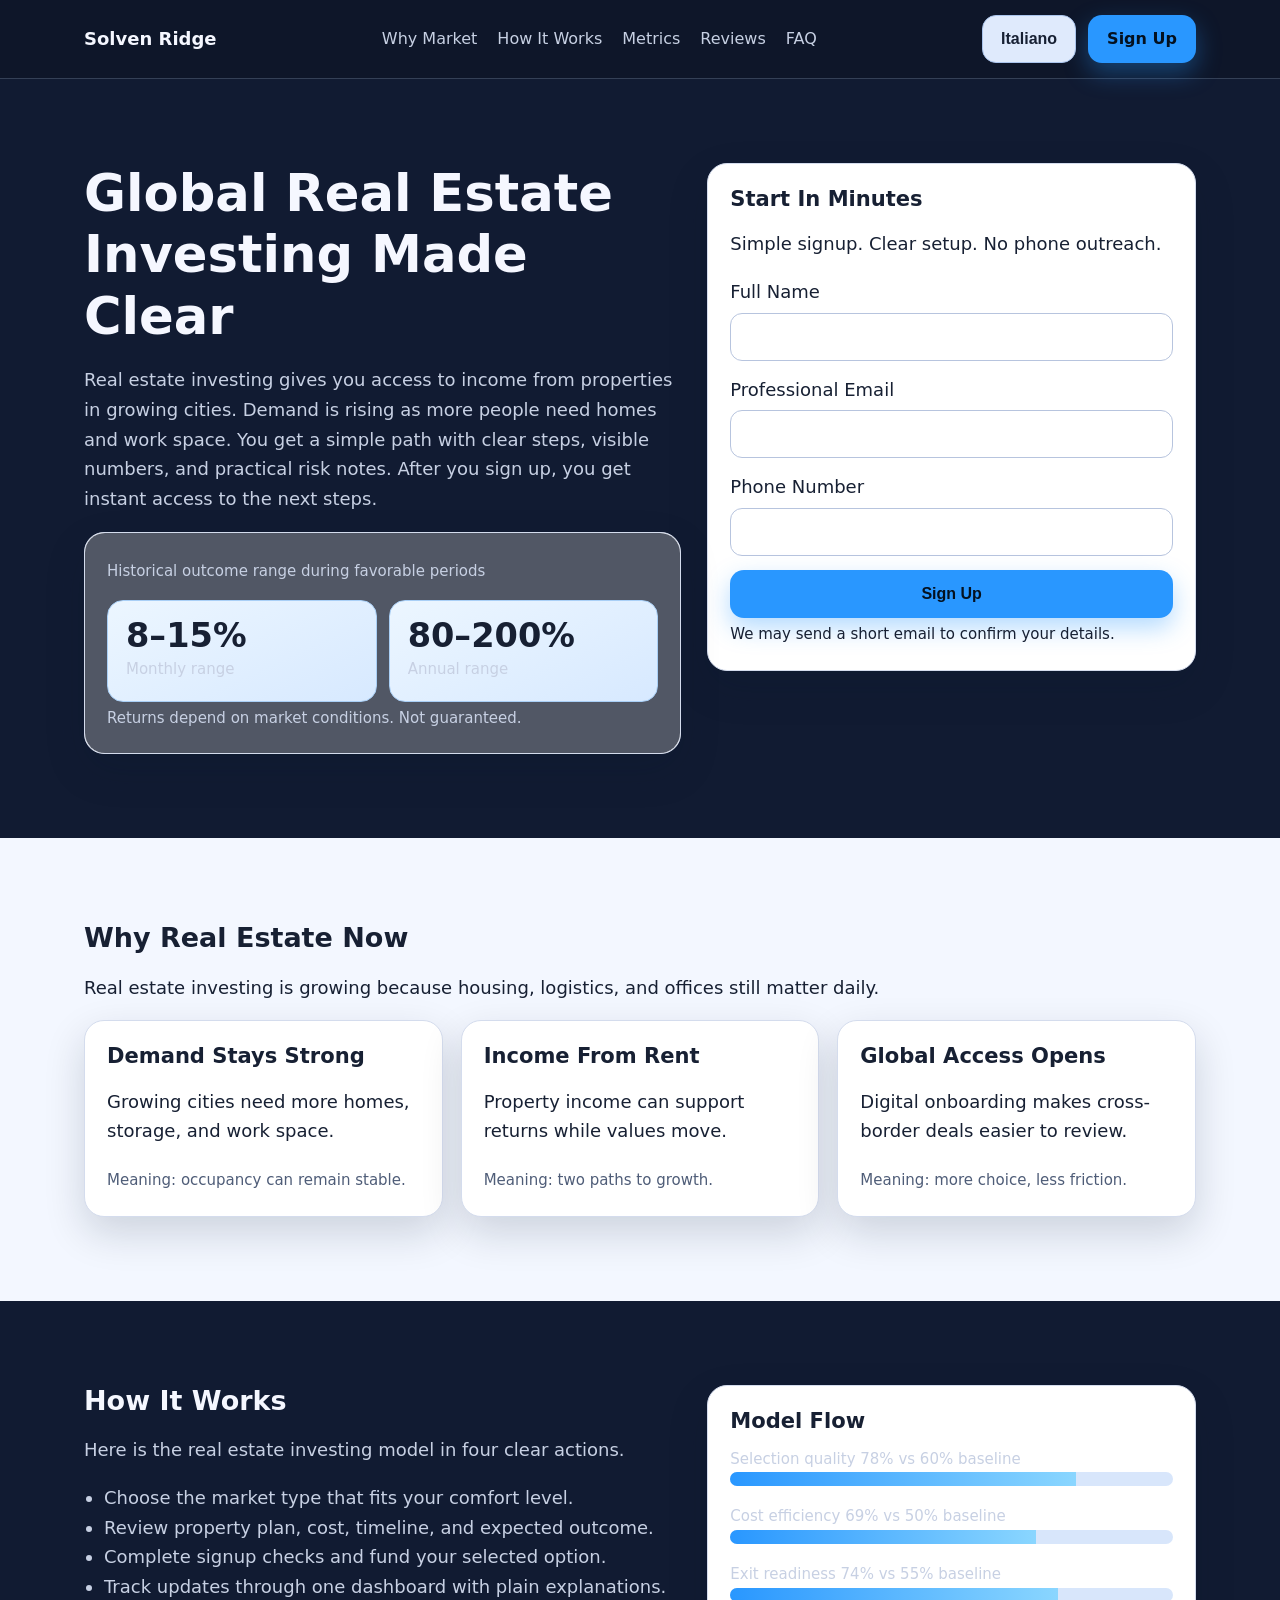
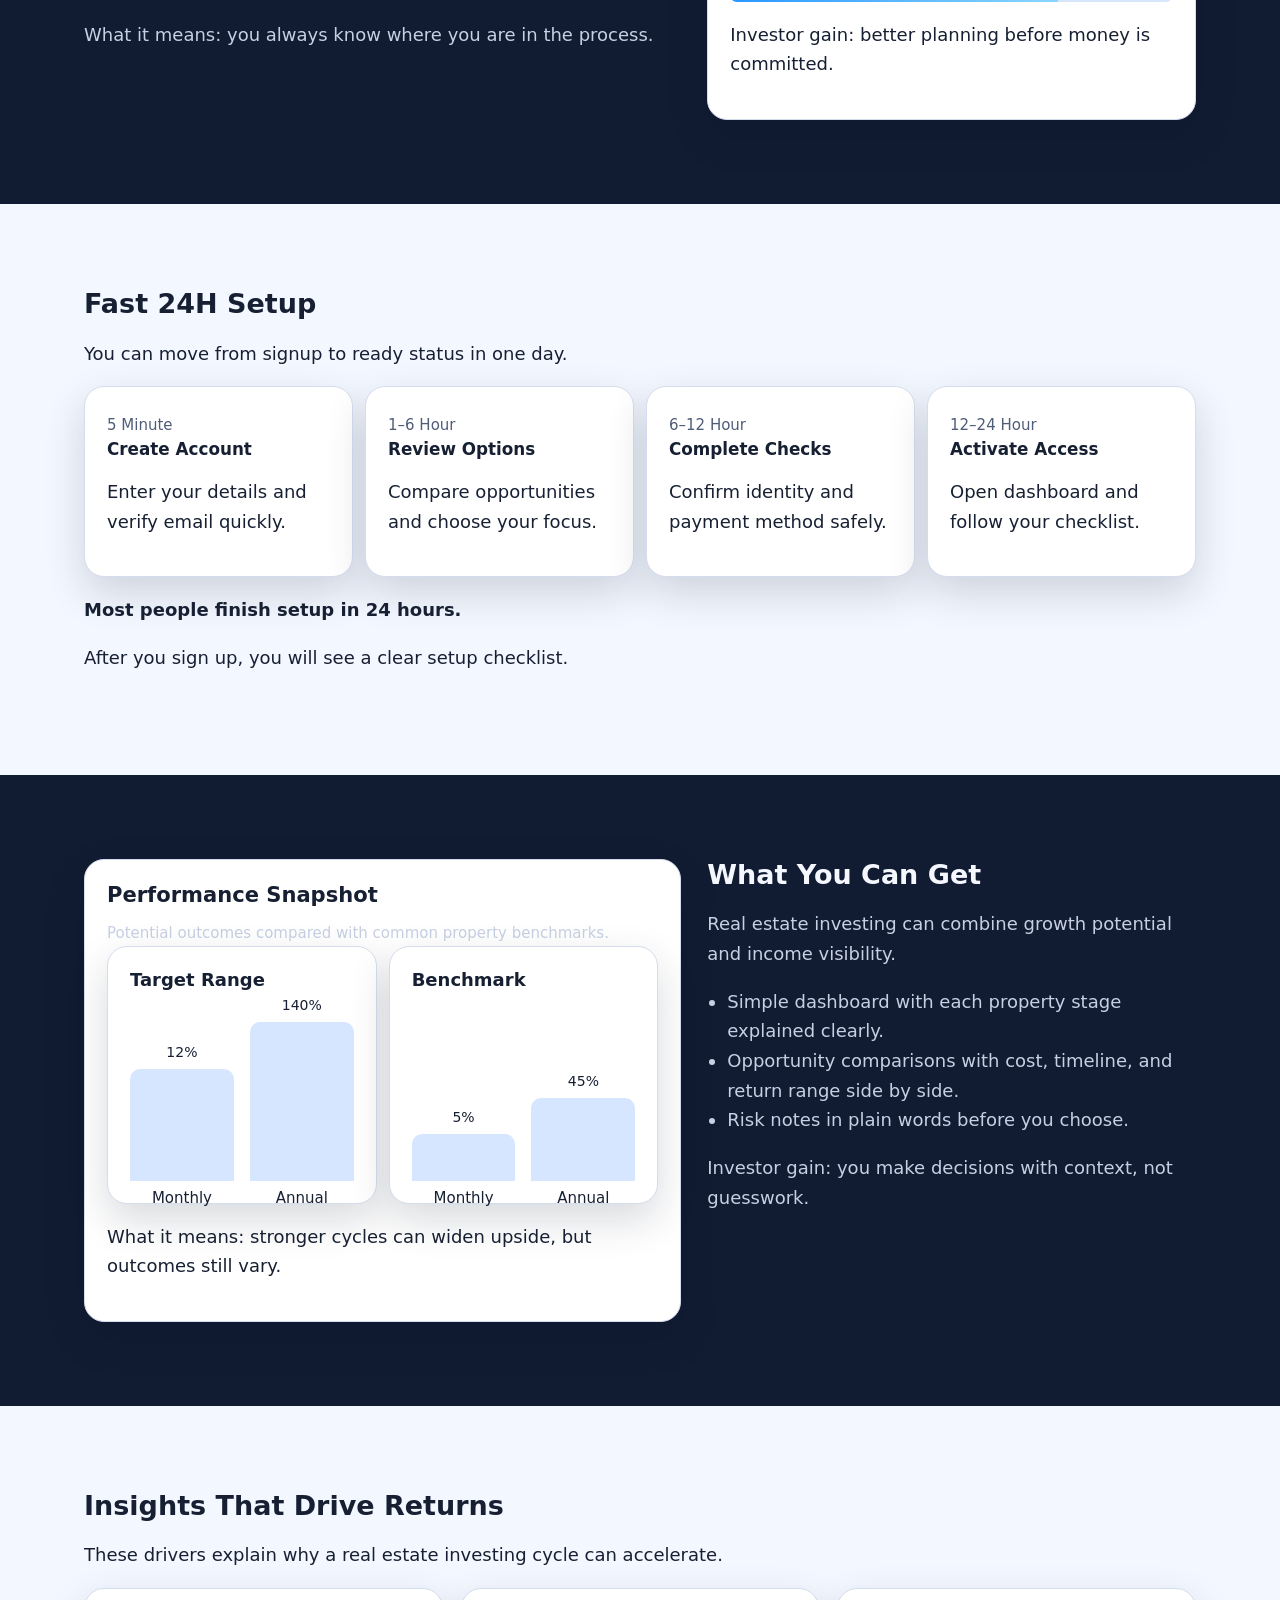
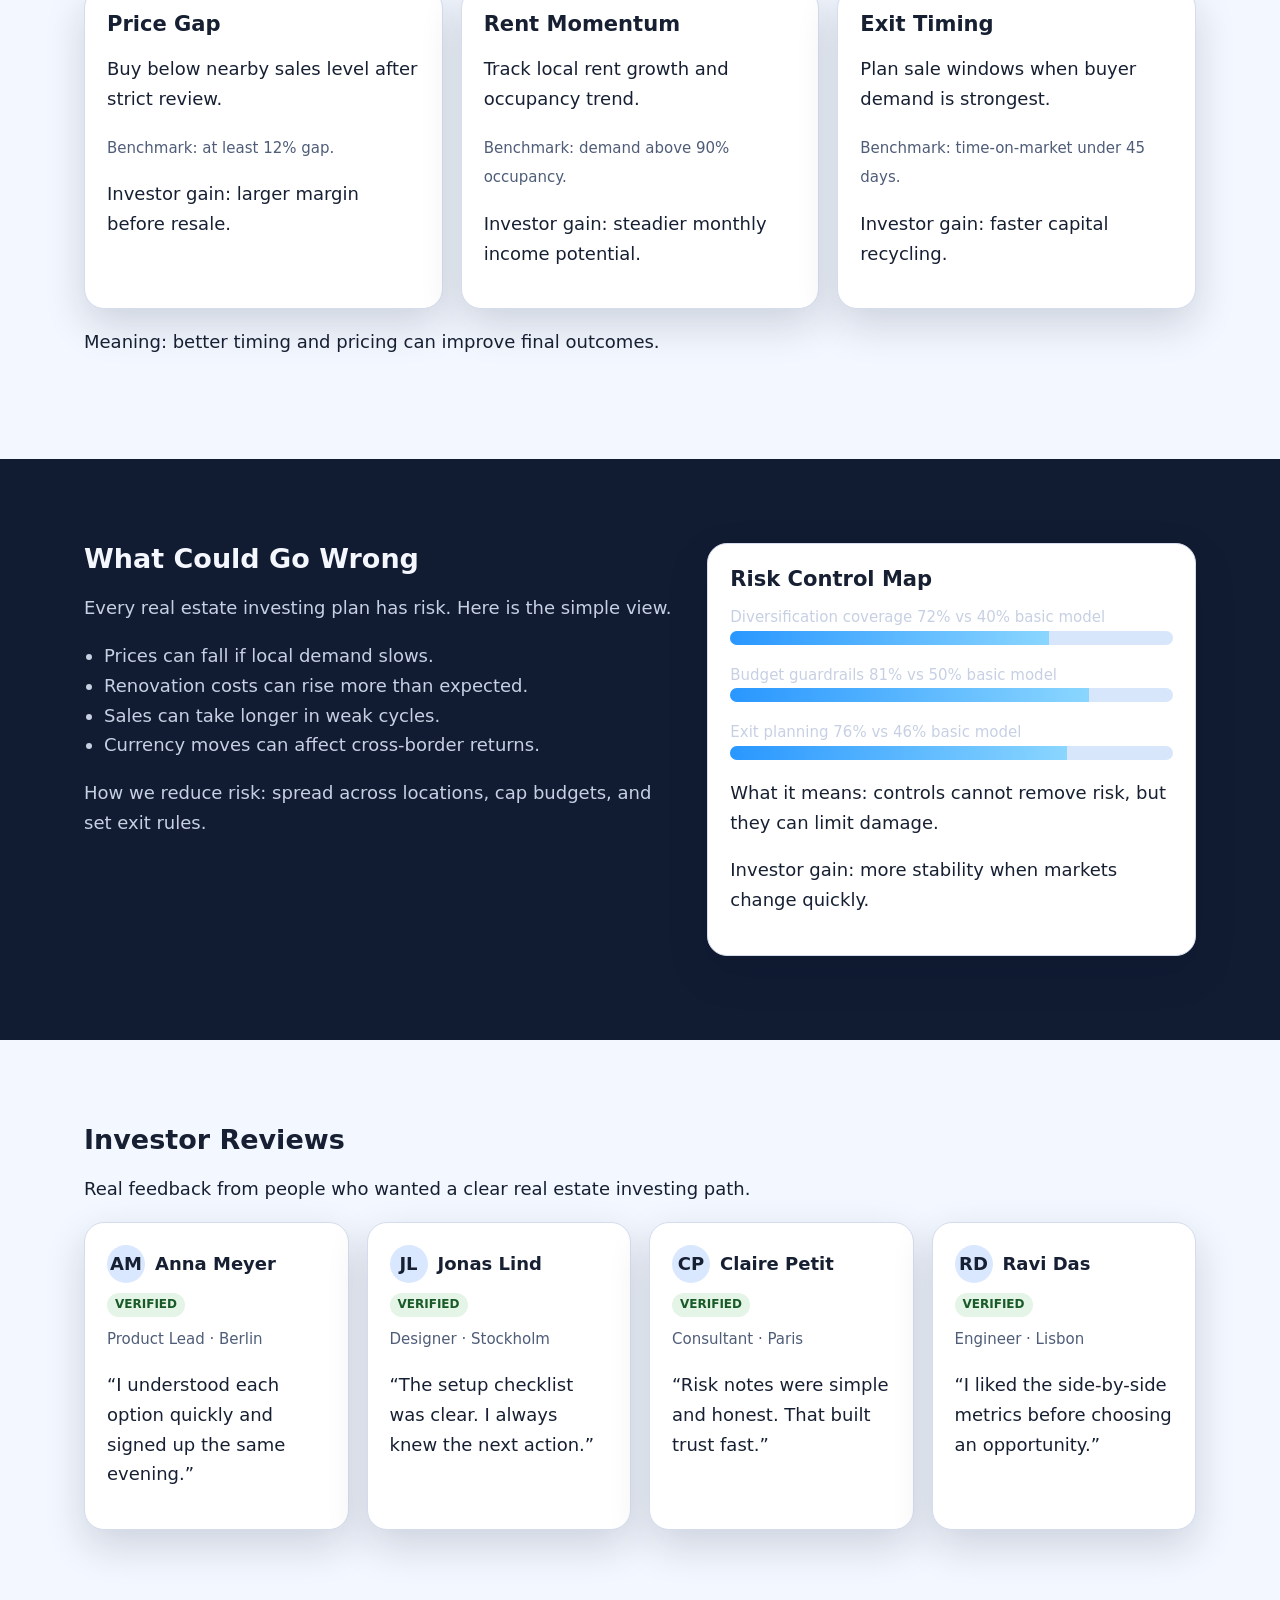
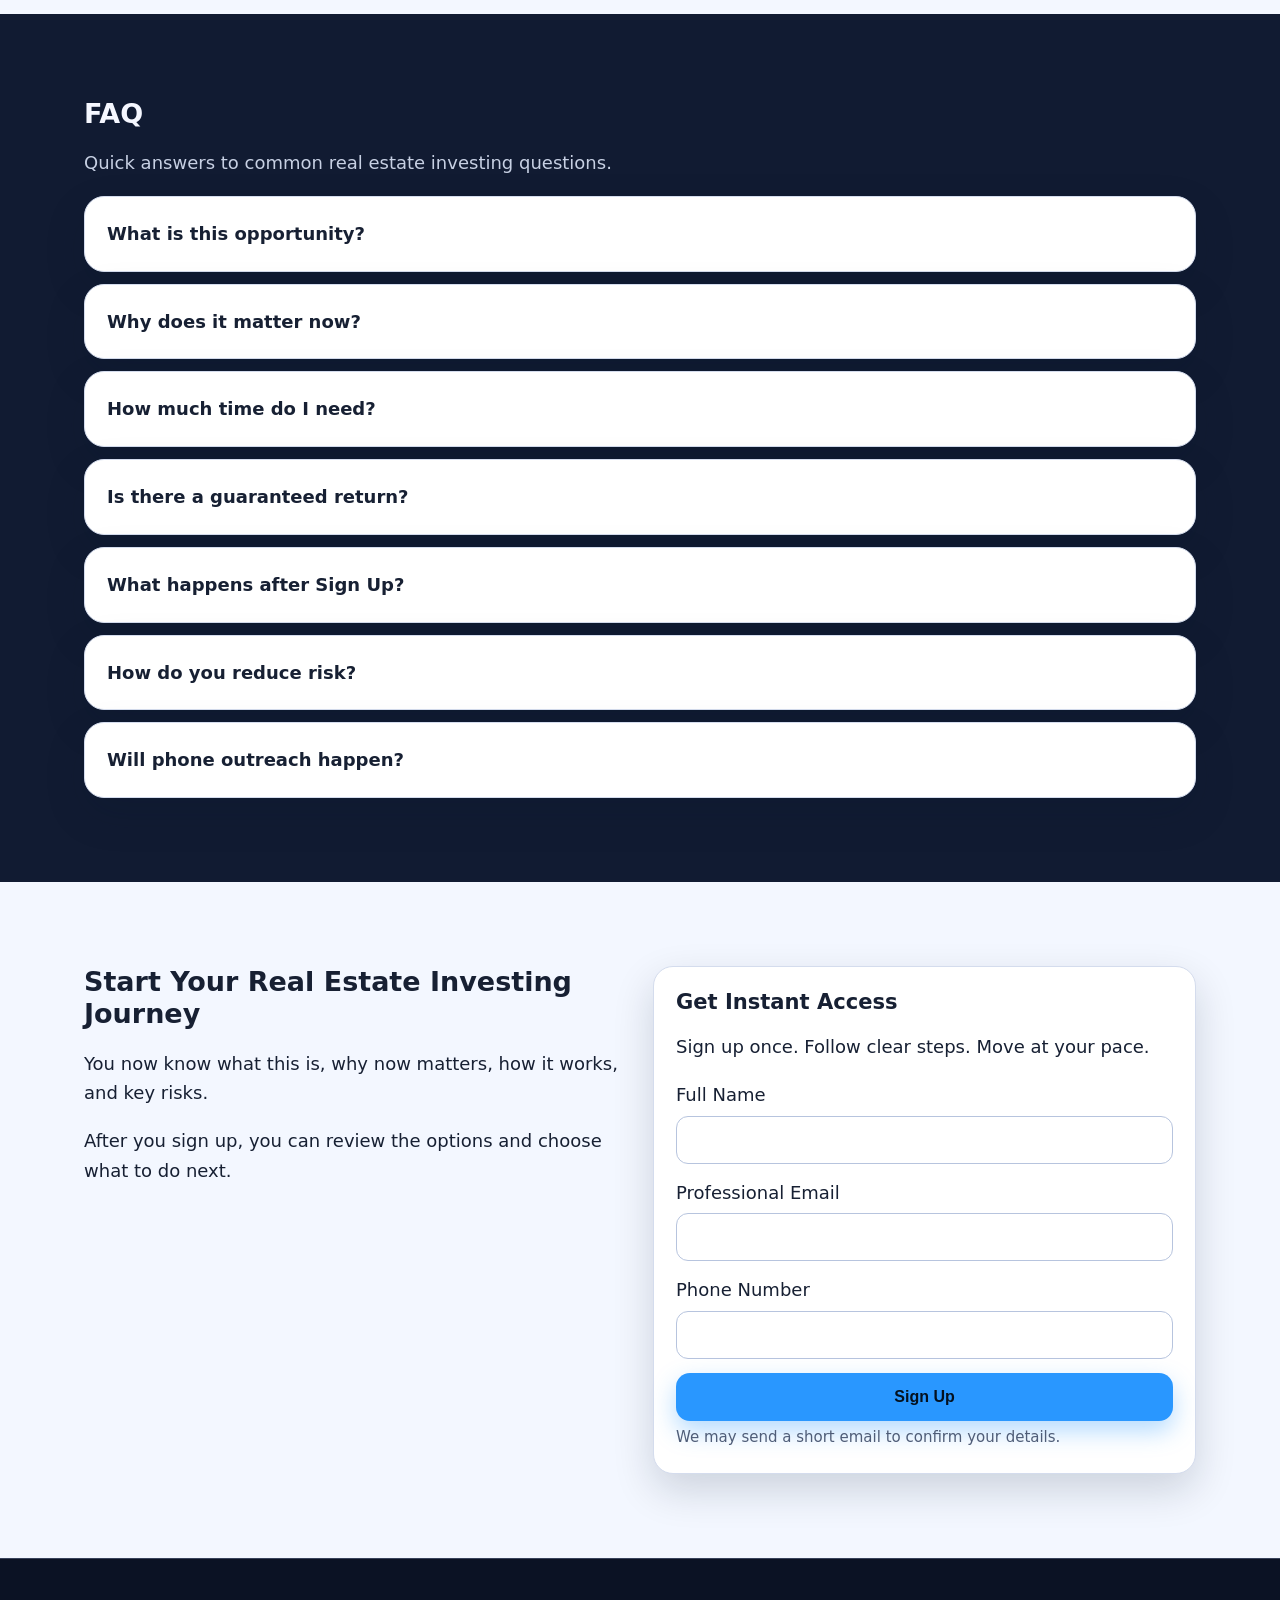
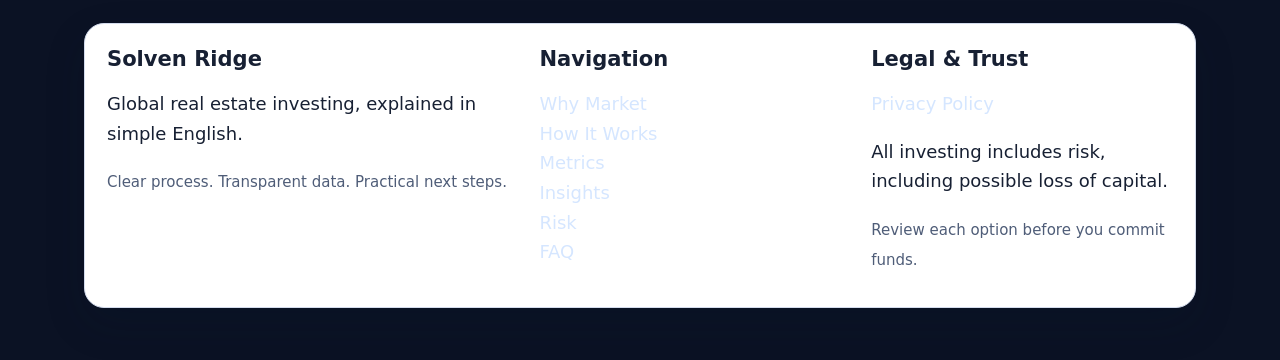
<file: it/index.html>
<!doctype html>
<html lang="en">
<head>
  <meta charset="UTF-8">
  <meta name="viewport" content="width=device-width, initial-scale=1.0">
  <title>Global Real Estate Returns | Solven Ridge IT</title>
  <meta name="description" content="Understand global property investment opportunities and sign up with a 24-hour setup flow.">
  <link rel="canonical" href="https://solvenridge.com/it/index.html">
  <link rel="alternate" hreflang="en" href="https://solvenridge.com/index.html">
  <link rel="alternate" hreflang="de" href="https://solvenridge.com/de/index.html">
  <link rel="alternate" hreflang="fr" href="https://solvenridge.com/fr/index.html">
  <link rel="alternate" hreflang="es" href="https://solvenridge.com/es/index.html">
  <link rel="alternate" hreflang="it" href="https://solvenridge.com/it/index.html">
  <link rel="alternate" hreflang="tr" href="https://solvenridge.com/tr/index.html">
  <link rel="alternate" hreflang="pt" href="https://solvenridge.com/pt/index.html">
  <link rel="alternate" hreflang="ja" href="https://solvenridge.com/jp/index.html">
  <link rel="alternate" hreflang="sk" href="https://solvenridge.com/sk/index.html">
  <link rel="alternate" hreflang="nl-BE" href="https://solvenridge.com/be/index.html">
  <meta property="og:title" content="Global Real Estate Returns | Solven Ridge IT">
  <meta property="og:description" content="Understand global property investment opportunities and sign up with a 24-hour setup flow.">
  <meta property="og:type" content="website">
  <meta property="og:url" content="https://solvenridge.com/it/index.html">
  <meta name="twitter:card" content="summary_large_image">
  <meta name="twitter:title" content="Global Real Estate Returns | Solven Ridge IT">
  <meta name="twitter:description" content="Understand global property investment opportunities and sign up with a 24-hour setup flow.">
  <link rel="stylesheet" href="../assets/style.css">
</head>
<body>
<header class="header">
  <div class="container header-row">
    <a class="brand" href="../index.html">Solven Ridge</a>
    <nav class="nav-center" aria-label="Primary">
      <a href="#market">Why Market</a><a href="#model">How It Works</a><a href="#metrics">Metrics</a><a href="#reviews">Reviews</a><a href="#faq">FAQ</a>
    </nav>
    <div class="right-zone">
      <div class="lang">
        <button class="lang-toggle" aria-label="Language switcher">Italiano</button>
        <div class="lang-menu">
<a href="../index.html"><span class="flag"><svg viewBox="0 0 16 12" xmlns="http://www.w3.org/2000/svg"><rect width="16" height="12" fill="#012169"/><path d="M0 0L16 12M16 0L0 12" stroke="#fff" stroke-width="2"/><path d="M0 0L16 12M16 0L0 12" stroke="#C8102E" stroke-width="1"/><path d="M8 0v12M0 6h16" stroke="#fff" stroke-width="3"/><path d="M8 0v12M0 6h16" stroke="#C8102E" stroke-width="2"/></svg></span>English</a>
<a href="../de/index.html"><span class="flag"><svg viewBox="0 0 16 12" xmlns="http://www.w3.org/2000/svg"><rect width="16" height="4" y="0" fill="#000"/><rect width="16" height="4" y="4" fill="#DD0000"/><rect width="16" height="4" y="8" fill="#FFCE00"/></svg></span>Deutsch</a>
<a href="../fr/index.html"><span class="flag"><svg viewBox="0 0 16 12" xmlns="http://www.w3.org/2000/svg"><rect width="5.33" height="12" fill="#0055A4"/><rect x="5.33" width="5.33" height="12" fill="#fff"/><rect x="10.66" width="5.34" height="12" fill="#EF4135"/></svg></span>Français</a>
<a href="../es/index.html"><span class="flag"><svg viewBox="0 0 16 12" xmlns="http://www.w3.org/2000/svg"><rect width="16" height="3" fill="#AA151B"/><rect y="3" width="16" height="6" fill="#F1BF00"/><rect y="9" width="16" height="3" fill="#AA151B"/></svg></span>Español</a>
<a href="../it/index.html"><span class="flag"><svg viewBox="0 0 16 12" xmlns="http://www.w3.org/2000/svg"><rect width="5.33" height="12" fill="#009246"/><rect x="5.33" width="5.33" height="12" fill="#fff"/><rect x="10.66" width="5.34" height="12" fill="#CE2B37"/></svg></span>Italiano</a>
<a href="../tr/index.html"><span class="flag"><svg viewBox="0 0 16 12" xmlns="http://www.w3.org/2000/svg"><rect width="16" height="12" fill="#E30A17"/><circle cx="7" cy="6" r="3" fill="#fff"/><circle cx="7.8" cy="6" r="2.4" fill="#E30A17"/></svg></span>Türkçe</a>
<a href="../pt/index.html"><span class="flag"><svg viewBox="0 0 16 12" xmlns="http://www.w3.org/2000/svg"><rect width="6" height="12" fill="#006600"/><rect x="6" width="10" height="12" fill="#FF0000"/></svg></span>Português</a>
<a href="../jp/index.html"><span class="flag"><svg viewBox="0 0 16 12" xmlns="http://www.w3.org/2000/svg"><rect width="16" height="12" fill="#fff"/><circle cx="8" cy="6" r="3" fill="#BC002D"/></svg></span>日本語</a>
<a href="../sk/index.html"><span class="flag"><svg viewBox="0 0 16 12" xmlns="http://www.w3.org/2000/svg"><rect width="16" height="4" fill="#fff"/><rect y="4" width="16" height="4" fill="#0B4EA2"/><rect y="8" width="16" height="4" fill="#EE1C25"/></svg></span>Slovak</a>
<a href="../be/index.html"><span class="flag"><svg viewBox="0 0 16 12" xmlns="http://www.w3.org/2000/svg"><rect width="5.33" height="12" fill="#000"/><rect x="5.33" width="5.33" height="12" fill="#FFD90C"/><rect x="10.66" width="5.34" height="12" fill="#EF3340"/></svg></span>Nederlands (BE)</a></div>
      </div>
      <a class="btn" href="#signup-final">Sign Up</a>
      <button class="mobile-toggle" data-burger aria-label="Open navigation" aria-expanded="false">☰</button>
    </div>
  </div>
</header>
<div class="drawer-backdrop" data-backdrop></div>
<aside class="drawer" data-drawer aria-hidden="true">
  <button class="close" data-drawer-close aria-label="Close menu">×</button>
  <nav class="drawer-nav" aria-label="Mobile navigation">
    <a href="#market">Why Market</a><a href="#model">How It Works</a><a href="#metrics">Metrics</a><a href="#reviews">Reviews</a><a href="#faq">FAQ</a>
  </nav>
  <div class="lang">
    <button class="lang-toggle" aria-label="Language switcher">Italiano</button>
    <div class="lang-menu">
<a href="../index.html"><span class="flag"><svg viewBox="0 0 16 12" xmlns="http://www.w3.org/2000/svg"><rect width="16" height="12" fill="#012169"/><path d="M0 0L16 12M16 0L0 12" stroke="#fff" stroke-width="2"/><path d="M0 0L16 12M16 0L0 12" stroke="#C8102E" stroke-width="1"/><path d="M8 0v12M0 6h16" stroke="#fff" stroke-width="3"/><path d="M8 0v12M0 6h16" stroke="#C8102E" stroke-width="2"/></svg></span>English</a>
<a href="../de/index.html"><span class="flag"><svg viewBox="0 0 16 12" xmlns="http://www.w3.org/2000/svg"><rect width="16" height="4" y="0" fill="#000"/><rect width="16" height="4" y="4" fill="#DD0000"/><rect width="16" height="4" y="8" fill="#FFCE00"/></svg></span>Deutsch</a>
<a href="../fr/index.html"><span class="flag"><svg viewBox="0 0 16 12" xmlns="http://www.w3.org/2000/svg"><rect width="5.33" height="12" fill="#0055A4"/><rect x="5.33" width="5.33" height="12" fill="#fff"/><rect x="10.66" width="5.34" height="12" fill="#EF4135"/></svg></span>Français</a>
<a href="../es/index.html"><span class="flag"><svg viewBox="0 0 16 12" xmlns="http://www.w3.org/2000/svg"><rect width="16" height="3" fill="#AA151B"/><rect y="3" width="16" height="6" fill="#F1BF00"/><rect y="9" width="16" height="3" fill="#AA151B"/></svg></span>Español</a>
<a href="../it/index.html"><span class="flag"><svg viewBox="0 0 16 12" xmlns="http://www.w3.org/2000/svg"><rect width="5.33" height="12" fill="#009246"/><rect x="5.33" width="5.33" height="12" fill="#fff"/><rect x="10.66" width="5.34" height="12" fill="#CE2B37"/></svg></span>Italiano</a>
<a href="../tr/index.html"><span class="flag"><svg viewBox="0 0 16 12" xmlns="http://www.w3.org/2000/svg"><rect width="16" height="12" fill="#E30A17"/><circle cx="7" cy="6" r="3" fill="#fff"/><circle cx="7.8" cy="6" r="2.4" fill="#E30A17"/></svg></span>Türkçe</a>
<a href="../pt/index.html"><span class="flag"><svg viewBox="0 0 16 12" xmlns="http://www.w3.org/2000/svg"><rect width="6" height="12" fill="#006600"/><rect x="6" width="10" height="12" fill="#FF0000"/></svg></span>Português</a>
<a href="../jp/index.html"><span class="flag"><svg viewBox="0 0 16 12" xmlns="http://www.w3.org/2000/svg"><rect width="16" height="12" fill="#fff"/><circle cx="8" cy="6" r="3" fill="#BC002D"/></svg></span>日本語</a>
<a href="../sk/index.html"><span class="flag"><svg viewBox="0 0 16 12" xmlns="http://www.w3.org/2000/svg"><rect width="16" height="4" fill="#fff"/><rect y="4" width="16" height="4" fill="#0B4EA2"/><rect y="8" width="16" height="4" fill="#EE1C25"/></svg></span>Slovak</a>
<a href="../be/index.html"><span class="flag"><svg viewBox="0 0 16 12" xmlns="http://www.w3.org/2000/svg"><rect width="5.33" height="12" fill="#000"/><rect x="5.33" width="5.33" height="12" fill="#FFD90C"/><rect x="10.66" width="5.34" height="12" fill="#EF3340"/></svg></span>Nederlands (BE)</a></div>
  </div>
  <a class="btn" href="#signup-final">Sign Up</a>
</aside>
<main>
<section class="section dark hero">
  <div class="container hero-grid reveal">
    <div>
      <h1>Global Real Estate Investing Made Clear</h1>
      <p class="intro">Real estate investing gives you access to income from properties in growing cities. Demand is rising as more people need homes and work space. You get a simple path with clear steps, visible numbers, and practical risk notes. After you sign up, you get instant access to the next steps.</p>
      <div class="hero-panel text-on-glass">
        <small class="muted">Historical outcome range during favorable periods</small>
        <div class="performance">
          <div class="kpi"><div class="value">8–15%</div><small class="muted">Monthly range</small></div>
          <div class="kpi"><div class="value">80–200%</div><small class="muted">Annual range</small></div>
        </div>
        <small class="micro-copy">Returns depend on market conditions. Not guaranteed.</small>
      </div>
    </div>
    <form class="form-card" id="signup">
      <h3>Start In Minutes</h3><p>Simple signup. Clear setup. No phone outreach.</p>
      <div class="form-stack">
        <label>Full Name<input type="text" name="name" required></label>
        <label>Professional Email<input type="email" name="email" required></label>
        <label>Phone Number<input type="tel" name="phone" required></label>
        <button class="btn" type="submit">Sign Up</button>
      </div>
      <small class="micro-copy">We may send a short email to confirm your details.</small>
    </form>
  </div>
</section>
<section class="section light" id="market"><div class="container reveal"><h2>Why Real Estate Now</h2><p>Real estate investing is growing because housing, logistics, and offices still matter daily.</p><div class="grid-3"><article class="card"><h3>Demand Stays Strong</h3><p>Growing cities need more homes, storage, and work space.</p><small class="micro-copy">Meaning: occupancy can remain stable.</small></article><article class="card"><h3>Income From Rent</h3><p>Property income can support returns while values move.</p><small class="micro-copy">Meaning: two paths to growth.</small></article><article class="card"><h3>Global Access Opens</h3><p>Digital onboarding makes cross-border deals easier to review.</p><small class="micro-copy">Meaning: more choice, less friction.</small></article></div></div></section>
<section class="section dark" id="model"><div class="container two-col reveal"><div><h2>How It Works</h2><p>Here is the real estate investing model in four clear actions.</p><ul><li>Choose the market type that fits your comfort level.</li><li>Review property plan, cost, timeline, and expected outcome.</li><li>Complete signup checks and fund your selected option.</li><li>Track updates through one dashboard with plain explanations.</li></ul><p>What it means: you always know where you are in the process.</p></div><div class="visual-card"><h3>Model Flow</h3><div class="bars"><div class="bar-wrap"><small>Selection quality 78% vs 60% baseline</small><div class="bar"><span style="width:78%"></span></div></div><div class="bar-wrap"><small>Cost efficiency 69% vs 50% baseline</small><div class="bar"><span style="width:69%"></span></div></div><div class="bar-wrap"><small>Exit readiness 74% vs 55% baseline</small><div class="bar"><span style="width:74%"></span></div></div></div><p>Investor gain: better planning before money is committed.</p></div></div></section>
<section class="section light" id="process"><div class="container reveal"><h2>Fast 24H Setup</h2><p>You can move from signup to ready status in one day.</p><div class="process-grid"><article class="process-card"><small>5 Minute</small><h3>Create Account</h3><p>Enter your details and verify email quickly.</p></article><article class="process-card"><small>1–6 Hour</small><h3>Review Options</h3><p>Compare opportunities and choose your focus.</p></article><article class="process-card"><small>6–12 Hour</small><h3>Complete Checks</h3><p>Confirm identity and payment method safely.</p></article><article class="process-card"><small>12–24 Hour</small><h3>Activate Access</h3><p>Open dashboard and follow your checklist.</p></article></div><p><strong>Most people finish setup in 24 hours.</strong></p><p>After you sign up, you will see a clear setup checklist.</p></div></section>
<section class="section dark" id="metrics"><div class="container two-col reveal"><div class="chart-panel"><h3>Performance Snapshot</h3><small>Potential outcomes compared with common property benchmarks.</small><div class="dual"><div class="card"><h4>Target Range</h4><div class="vbar"><div style="height:62%"><span>12%</span><small>Monthly</small></div><div style="height:88%"><span>140%</span><small>Annual</small></div></div></div><div class="card"><h4>Benchmark</h4><div class="vbar"><div style="height:26%"><span>5%</span><small>Monthly</small></div><div style="height:46%"><span>45%</span><small>Annual</small></div></div></div></div><p>What it means: stronger cycles can widen upside, but outcomes still vary.</p></div><div><h2>What You Can Get</h2><p>Real estate investing can combine growth potential and income visibility.</p><ul><li>Simple dashboard with each property stage explained clearly.</li><li>Opportunity comparisons with cost, timeline, and return range side by side.</li><li>Risk notes in plain words before you choose.</li></ul><p>Investor gain: you make decisions with context, not guesswork.</p></div></div></section>
<section class="section light" id="insights"><div class="container reveal"><h2>Insights That Drive Returns</h2><p>These drivers explain why a real estate investing cycle can accelerate.</p><div class="grid-3"><article class="visual-card"><h3>Price Gap</h3><p>Buy below nearby sales level after strict review.</p><small class="muted">Benchmark: at least 12% gap.</small><p>Investor gain: larger margin before resale.</p></article><article class="visual-card"><h3>Rent Momentum</h3><p>Track local rent growth and occupancy trend.</p><small class="muted">Benchmark: demand above 90% occupancy.</small><p>Investor gain: steadier monthly income potential.</p></article><article class="visual-card"><h3>Exit Timing</h3><p>Plan sale windows when buyer demand is strongest.</p><small class="muted">Benchmark: time-on-market under 45 days.</small><p>Investor gain: faster capital recycling.</p></article></div><p>Meaning: better timing and pricing can improve final outcomes.</p></div></section>
<section class="section dark" id="risk"><div class="container two-col reveal"><div><h2>What Could Go Wrong</h2><p>Every real estate investing plan has risk. Here is the simple view.</p><ul><li>Prices can fall if local demand slows.</li><li>Renovation costs can rise more than expected.</li><li>Sales can take longer in weak cycles.</li><li>Currency moves can affect cross-border returns.</li></ul><p>How we reduce risk: spread across locations, cap budgets, and set exit rules.</p></div><div class="compare-panel"><h3>Risk Control Map</h3><div class="bars"><div class="bar-wrap"><small>Diversification coverage 72% vs 40% basic model</small><div class="bar"><span style="width:72%"></span></div></div><div class="bar-wrap"><small>Budget guardrails 81% vs 50% basic model</small><div class="bar"><span style="width:81%"></span></div></div><div class="bar-wrap"><small>Exit planning 76% vs 46% basic model</small><div class="bar"><span style="width:76%"></span></div></div></div><p>What it means: controls cannot remove risk, but they can limit damage.</p><p>Investor gain: more stability when markets change quickly.</p></div></div></section>
<section class="section light" id="reviews"><div class="container reveal"><h2>Investor Reviews</h2><p>Real feedback from people who wanted a clear real estate investing path.</p><div class="grid-4"><article class="review-card"><div class="review-head"><div class="avatar">AM</div><strong>Anna Meyer</strong><span class="verified">VERIFIED</span></div><small>Product Lead · Berlin</small><p>“I understood each option quickly and signed up the same evening.”</p></article><article class="review-card"><div class="review-head"><div class="avatar">JL</div><strong>Jonas Lind</strong><span class="verified">VERIFIED</span></div><small>Designer · Stockholm</small><p>“The setup checklist was clear. I always knew the next action.”</p></article><article class="review-card"><div class="review-head"><div class="avatar">CP</div><strong>Claire Petit</strong><span class="verified">VERIFIED</span></div><small>Consultant · Paris</small><p>“Risk notes were simple and honest. That built trust fast.”</p></article><article class="review-card"><div class="review-head"><div class="avatar">RD</div><strong>Ravi Das</strong><span class="verified">VERIFIED</span></div><small>Engineer · Lisbon</small><p>“I liked the side-by-side metrics before choosing an opportunity.”</p></article></div></div></section>
<section class="section dark" id="faq"><div class="container reveal"><h2>FAQ</h2><p>Quick answers to common real estate investing questions.</p><div class="faq-list"><details class="faq-item"><summary>What is this opportunity?</summary><p>You access global property opportunities with clear data, steps, and risks.</p></details><details class="faq-item"><summary>Why does it matter now?</summary><p>Housing and logistics demand stay high in many growing cities.</p></details><details class="faq-item"><summary>How much time do I need?</summary><p>Most people finish setup in 24 hours with the checklist.</p></details><details class="faq-item"><summary>Is there a guaranteed return?</summary><p>No. Returns depend on market conditions and are never guaranteed.</p></details><details class="faq-item"><summary>What happens after Sign Up?</summary><p>After you sign up, you can review the options and choose what to do next.</p></details><details class="faq-item"><summary>How do you reduce risk?</summary><p>We use market spread, budget caps, and planned exit timing.</p></details><details class="faq-item"><summary>Will phone outreach happen?</summary><p>No phone outreach. We may send a short email to confirm details.</p></details></div></div></section>
<section class="section light final-cta" id="signup-final"><div class="container two-col reveal"><div><h2>Start Your Real Estate Investing Journey</h2><p>You now know what this is, why now matters, how it works, and key risks.</p><p>After you sign up, you can review the options and choose what to do next.</p></div><form class="form-card"><h3>Get Instant Access</h3><p>Sign up once. Follow clear steps. Move at your pace.</p><div class="form-stack"><label>Full Name<input type="text" required></label><label>Professional Email<input type="email" required></label><label>Phone Number<input type="tel" required></label><button class="btn" type="submit">Sign Up</button></div><small class="micro-copy">We may send a short email to confirm your details.</small></form></div></section>
</main>
<footer class="footer"><div class="container"><div class="footer-inner footer-panel"><div><h3>Solven Ridge</h3><p>Global real estate investing, explained in simple English.</p><small>Clear process. Transparent data. Practical next steps.</small></div><div><h3>Navigation</h3><p><a href="#market">Why Market</a><br><a href="#model">How It Works</a><br><a href="#metrics">Metrics</a><br><a href="#insights">Insights</a><br><a href="#risk">Risk</a><br><a href="#faq">FAQ</a></p></div><div><h3>Legal & Trust</h3><p><a href="#" data-open-privacy>Privacy Policy</a></p><p>All investing includes risk, including possible loss of capital.</p><small>Review each option before you commit funds.</small></div></div></div></footer>
<div class="modal" data-modal aria-hidden="true"><div class="modal-panel"><div class="modal-head"><h3>Privacy Policy</h3><button class="close-icon" data-close-privacy aria-label="Close privacy policy">×</button></div><p><strong>Introduction:</strong> We explain how we use your data in simple terms.</p><p><strong>Data collection:</strong> We collect name, email, phone, and usage actions.</p><p><strong>Legal basis:</strong> We process data for signup service and legal duties.</p><p><strong>Cookies:</strong> Cookies help secure sessions and improve page performance.</p><p><strong>Retention:</strong> We keep data only as long as needed for service.</p><p><strong>Third-party sharing:</strong> We share with vetted providers that support operations.</p><p><strong>Security:</strong> We use access limits, encryption, and monitoring controls.</p><p><strong>User rights:</strong> You may request access, correction, deletion, or export.</p><p><strong>International transfers:</strong> Some data may move across borders with safeguards.</p><p><strong>Industry risk disclosure:</strong> Investing can lose value due to market changes.</p><p><strong>Contact:</strong> Email privacy@solvenridge.com for data requests.</p><div class="modal-foot"><button class="btn" data-close-privacy>Close</button></div></div></div>
<script type="application/ld+json">{"@context":"https://schema.org","@graph":[{"@type":"Organization","name":"Solven Ridge","url":"https://solvenridge.com/","email":"hello@solvenridge.com"},{"@type":"WebSite","name":"Solven Ridge","url":"https://solvenridge.com/"},{"@type":"FAQPage","mainEntity":[{"@type":"Question","name":"What is this opportunity?","acceptedAnswer":{"@type":"Answer","text":"You access global property opportunities with clear data, steps, and risks."}},{"@type":"Question","name":"Is there a guaranteed return?","acceptedAnswer":{"@type":"Answer","text":"No. Returns depend on market conditions and are never guaranteed."}}]},{"@type":"Review","author":{"@type":"Person","name":"Anna Meyer"},"reviewRating":{"@type":"Rating","ratingValue":"5"},"reviewBody":"I understood each option quickly and signed up the same evening."}]}</script>
<script src="../assets/app.js" defer></script>
</body>
</html>
</file>
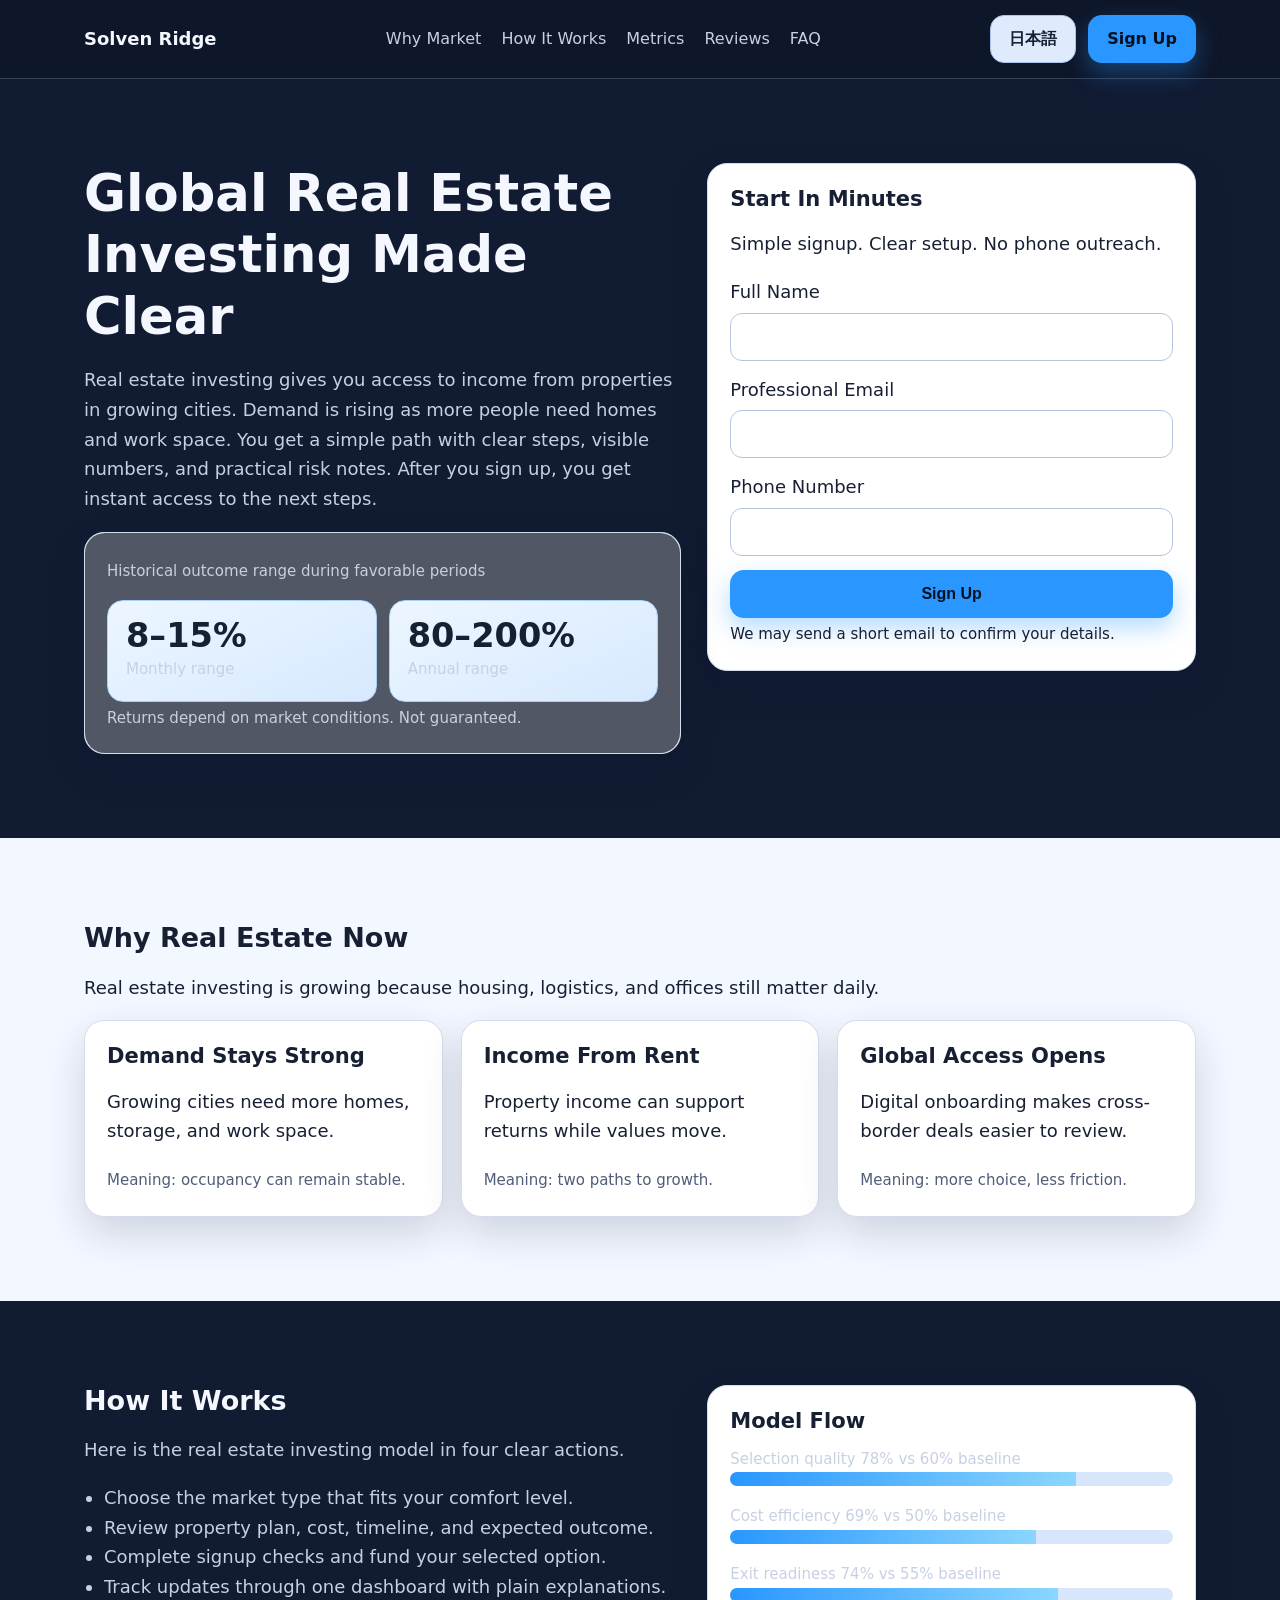
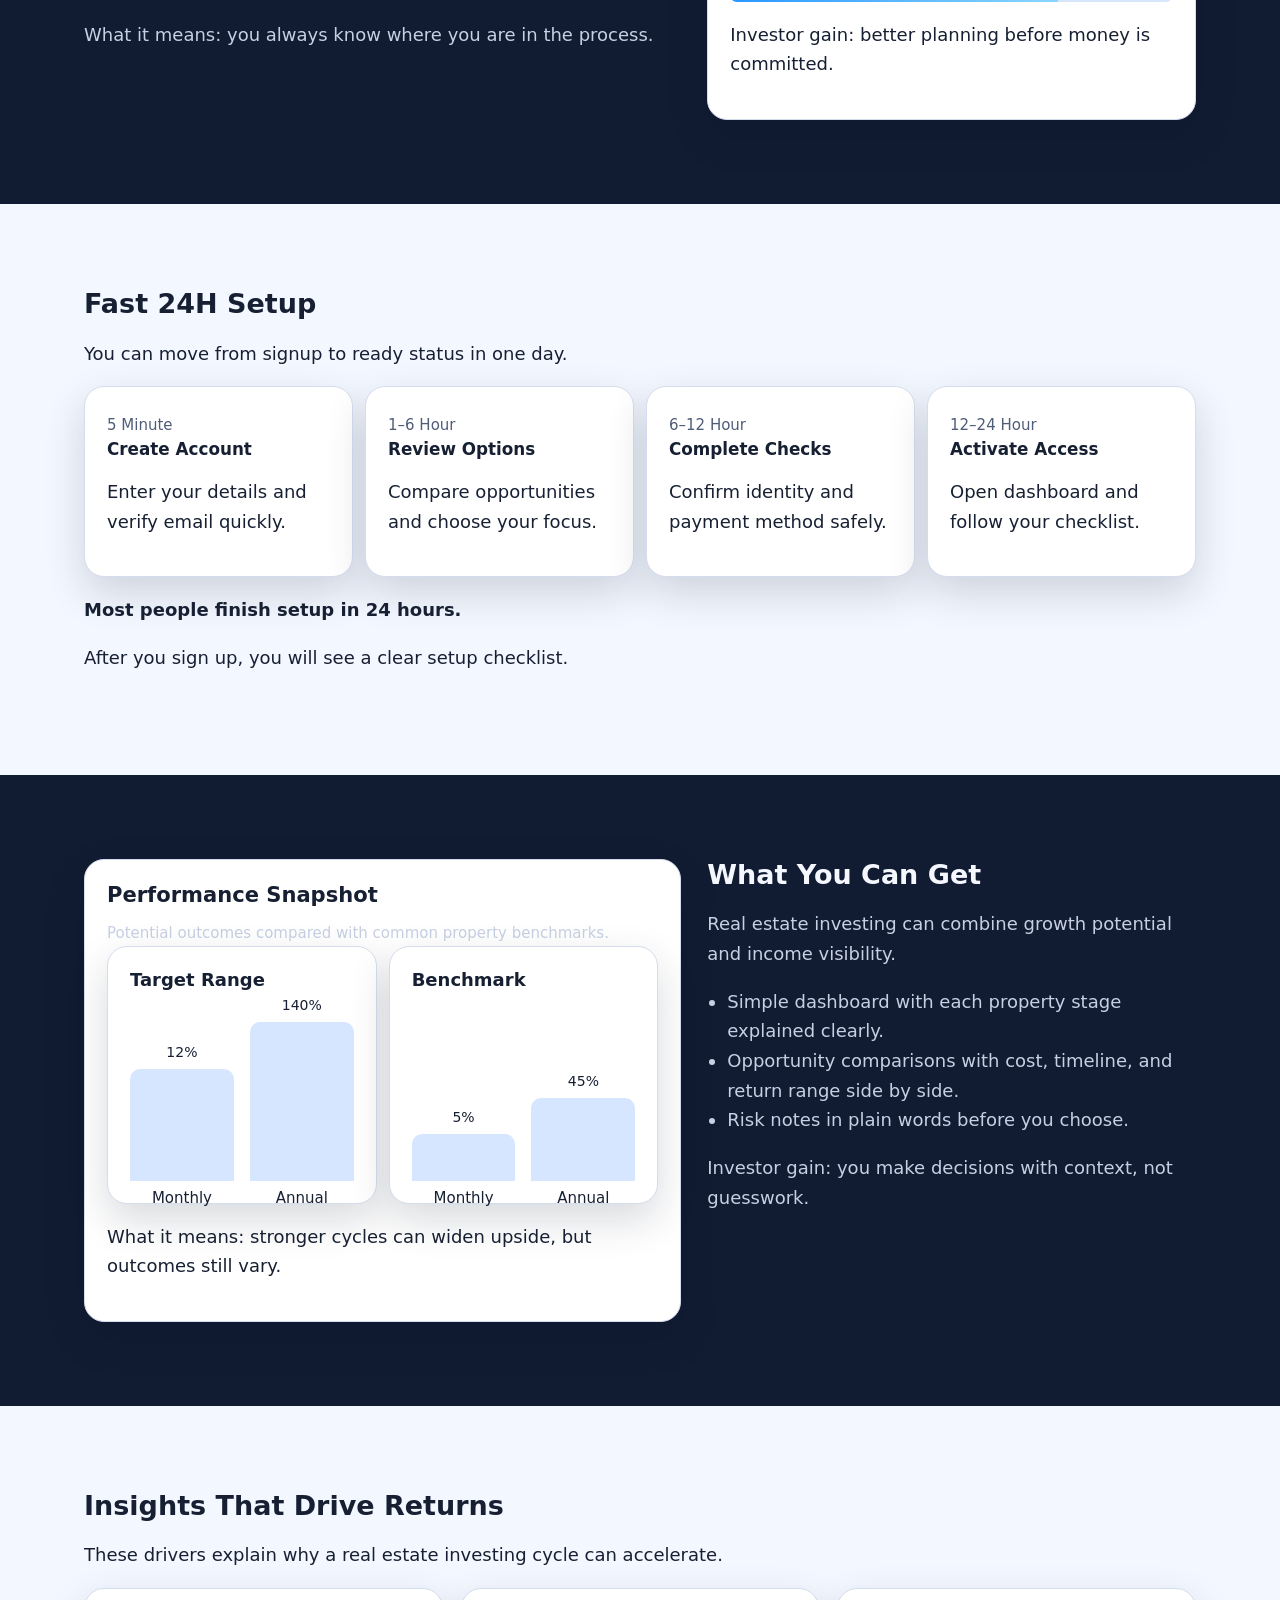
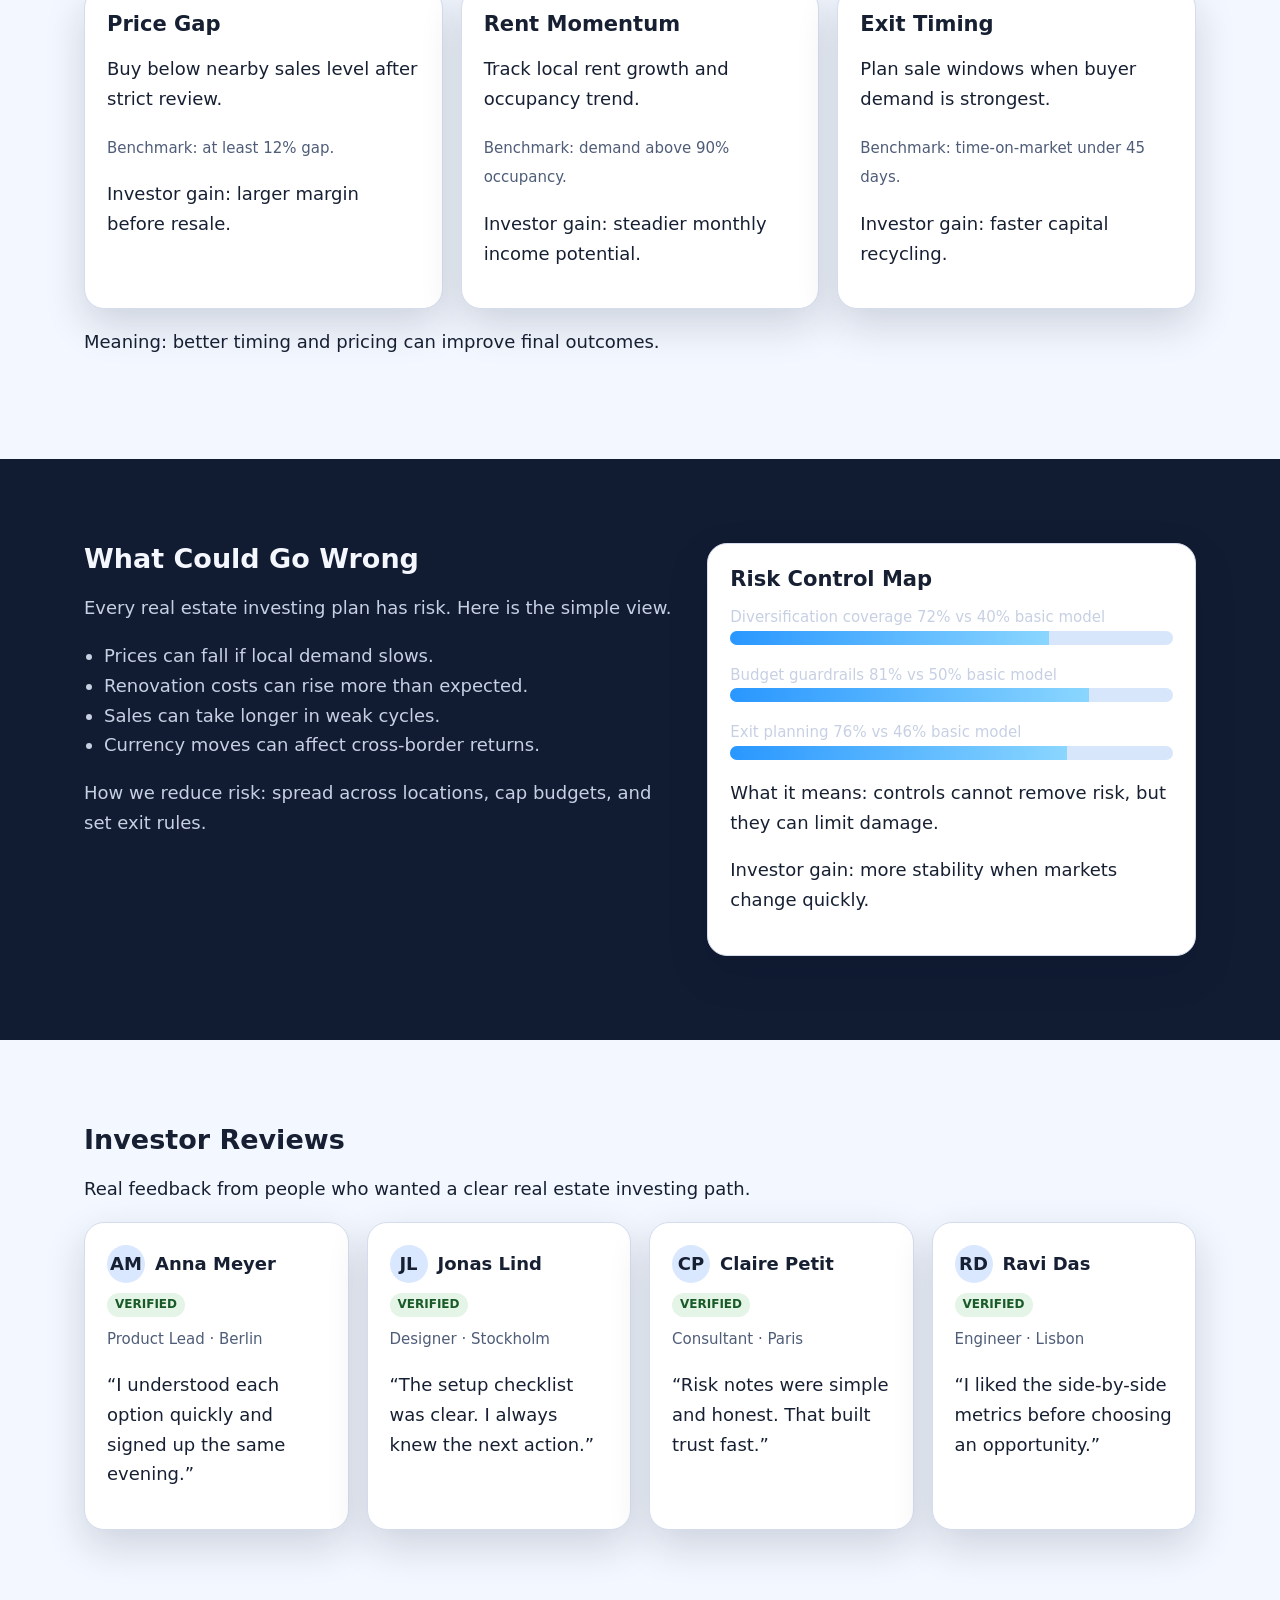
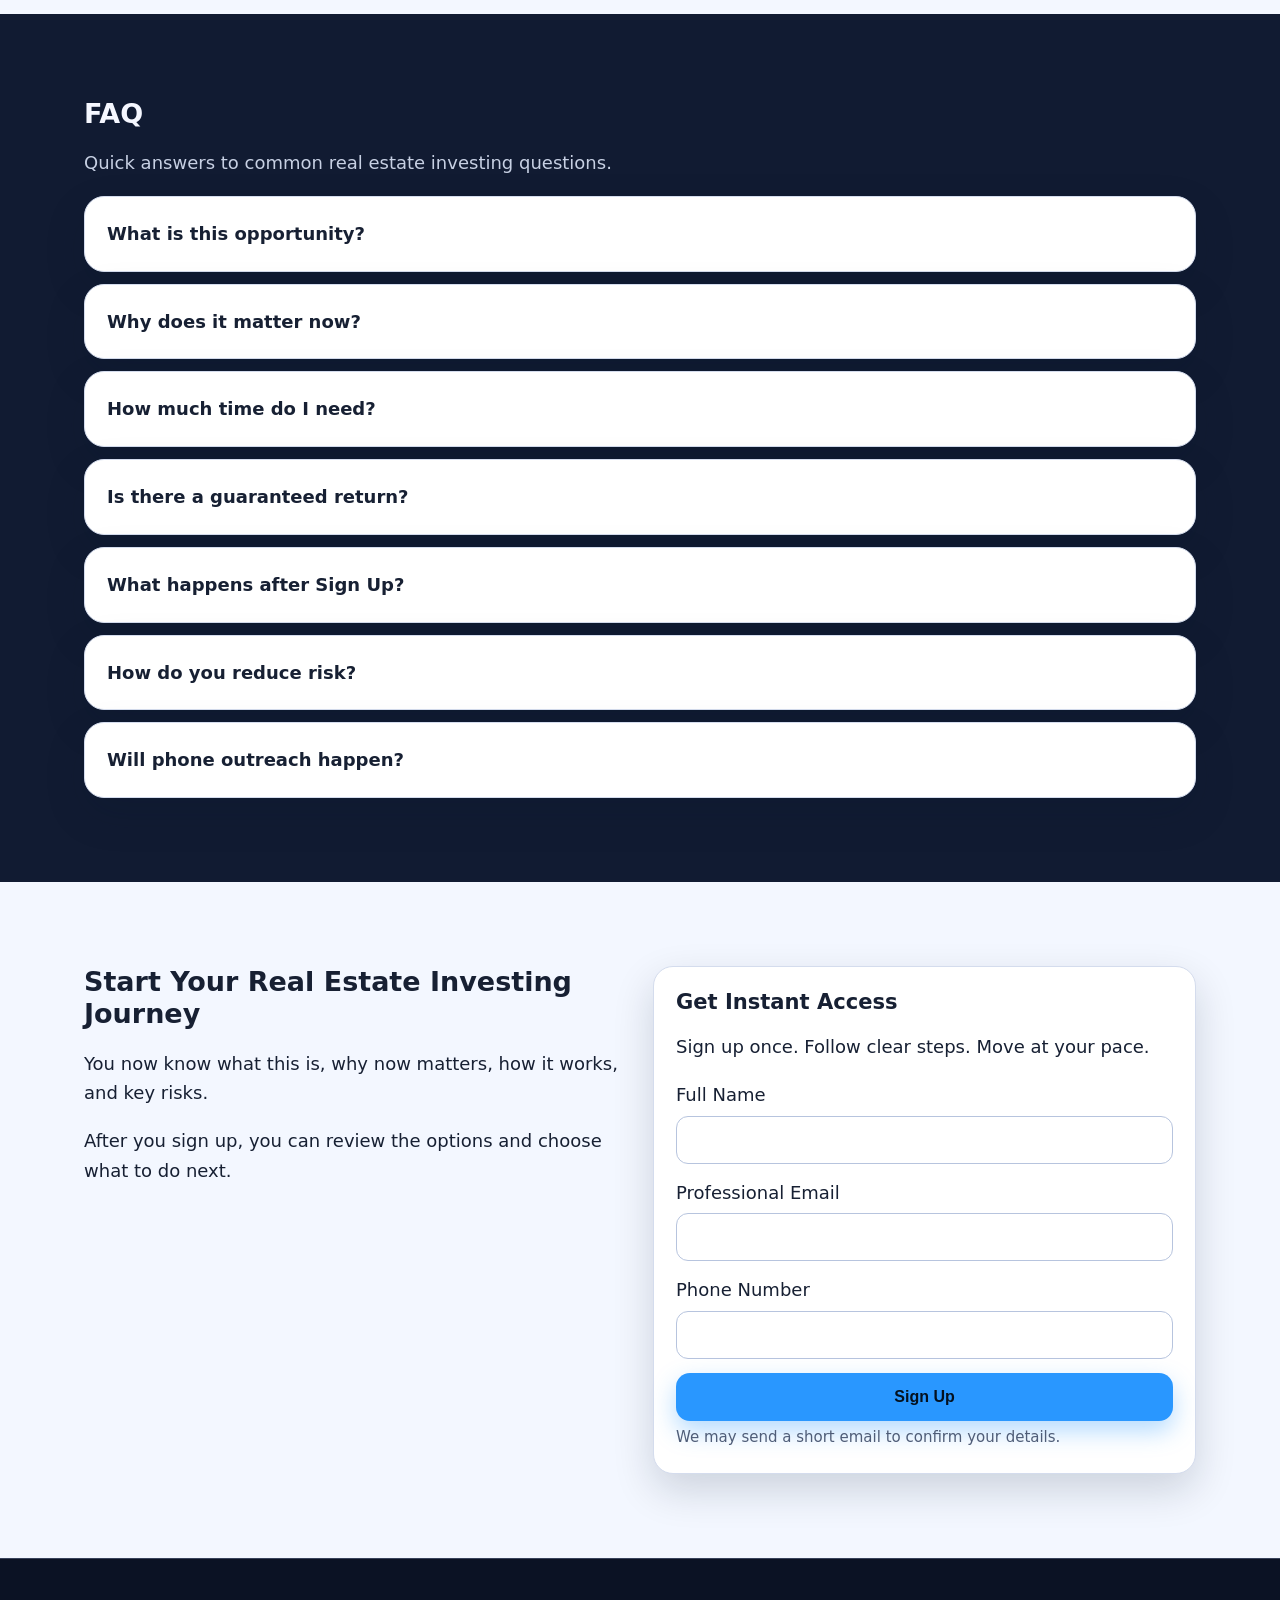
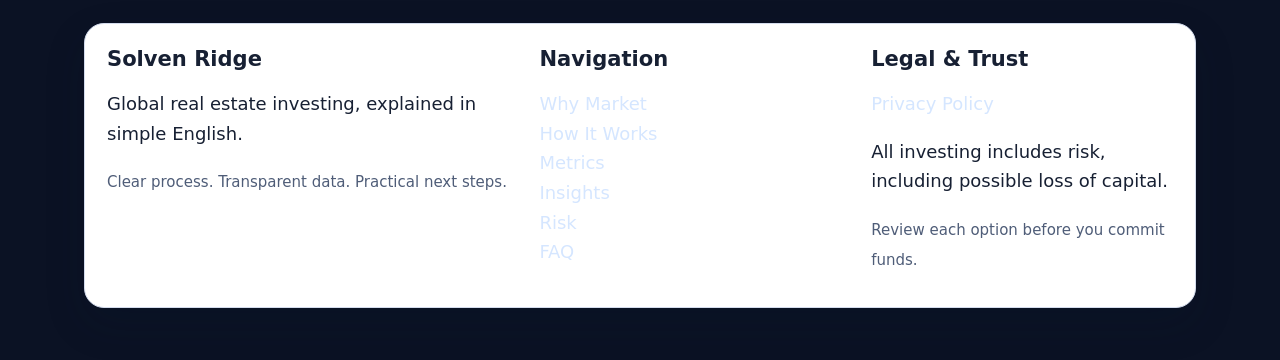
<file: jp/index.html>
<!doctype html>
<html lang="en">
<head>
  <meta charset="UTF-8">
  <meta name="viewport" content="width=device-width, initial-scale=1.0">
  <title>Real Estate Investing Insights | Solven Ridge JP</title>
  <meta name="description" content="Learn why global property investment matters now and how to join in simple steps.">
  <link rel="canonical" href="https://solvenridge.com/jp/index.html">
  <link rel="alternate" hreflang="en" href="https://solvenridge.com/index.html">
  <link rel="alternate" hreflang="de" href="https://solvenridge.com/de/index.html">
  <link rel="alternate" hreflang="fr" href="https://solvenridge.com/fr/index.html">
  <link rel="alternate" hreflang="es" href="https://solvenridge.com/es/index.html">
  <link rel="alternate" hreflang="it" href="https://solvenridge.com/it/index.html">
  <link rel="alternate" hreflang="tr" href="https://solvenridge.com/tr/index.html">
  <link rel="alternate" hreflang="pt" href="https://solvenridge.com/pt/index.html">
  <link rel="alternate" hreflang="ja" href="https://solvenridge.com/jp/index.html">
  <link rel="alternate" hreflang="sk" href="https://solvenridge.com/sk/index.html">
  <link rel="alternate" hreflang="nl-BE" href="https://solvenridge.com/be/index.html">
  <meta property="og:title" content="Real Estate Investing Insights | Solven Ridge JP">
  <meta property="og:description" content="Learn why global property investment matters now and how to join in simple steps.">
  <meta property="og:type" content="website">
  <meta property="og:url" content="https://solvenridge.com/jp/index.html">
  <meta name="twitter:card" content="summary_large_image">
  <meta name="twitter:title" content="Real Estate Investing Insights | Solven Ridge JP">
  <meta name="twitter:description" content="Learn why global property investment matters now and how to join in simple steps.">
  <link rel="stylesheet" href="../assets/style.css">
</head>
<body>
<header class="header">
  <div class="container header-row">
    <a class="brand" href="../index.html">Solven Ridge</a>
    <nav class="nav-center" aria-label="Primary">
      <a href="#market">Why Market</a><a href="#model">How It Works</a><a href="#metrics">Metrics</a><a href="#reviews">Reviews</a><a href="#faq">FAQ</a>
    </nav>
    <div class="right-zone">
      <div class="lang">
        <button class="lang-toggle" aria-label="Language switcher">日本語</button>
        <div class="lang-menu">
<a href="../index.html"><span class="flag"><svg viewBox="0 0 16 12" xmlns="http://www.w3.org/2000/svg"><rect width="16" height="12" fill="#012169"/><path d="M0 0L16 12M16 0L0 12" stroke="#fff" stroke-width="2"/><path d="M0 0L16 12M16 0L0 12" stroke="#C8102E" stroke-width="1"/><path d="M8 0v12M0 6h16" stroke="#fff" stroke-width="3"/><path d="M8 0v12M0 6h16" stroke="#C8102E" stroke-width="2"/></svg></span>English</a>
<a href="../de/index.html"><span class="flag"><svg viewBox="0 0 16 12" xmlns="http://www.w3.org/2000/svg"><rect width="16" height="4" y="0" fill="#000"/><rect width="16" height="4" y="4" fill="#DD0000"/><rect width="16" height="4" y="8" fill="#FFCE00"/></svg></span>Deutsch</a>
<a href="../fr/index.html"><span class="flag"><svg viewBox="0 0 16 12" xmlns="http://www.w3.org/2000/svg"><rect width="5.33" height="12" fill="#0055A4"/><rect x="5.33" width="5.33" height="12" fill="#fff"/><rect x="10.66" width="5.34" height="12" fill="#EF4135"/></svg></span>Français</a>
<a href="../es/index.html"><span class="flag"><svg viewBox="0 0 16 12" xmlns="http://www.w3.org/2000/svg"><rect width="16" height="3" fill="#AA151B"/><rect y="3" width="16" height="6" fill="#F1BF00"/><rect y="9" width="16" height="3" fill="#AA151B"/></svg></span>Español</a>
<a href="../it/index.html"><span class="flag"><svg viewBox="0 0 16 12" xmlns="http://www.w3.org/2000/svg"><rect width="5.33" height="12" fill="#009246"/><rect x="5.33" width="5.33" height="12" fill="#fff"/><rect x="10.66" width="5.34" height="12" fill="#CE2B37"/></svg></span>Italiano</a>
<a href="../tr/index.html"><span class="flag"><svg viewBox="0 0 16 12" xmlns="http://www.w3.org/2000/svg"><rect width="16" height="12" fill="#E30A17"/><circle cx="7" cy="6" r="3" fill="#fff"/><circle cx="7.8" cy="6" r="2.4" fill="#E30A17"/></svg></span>Türkçe</a>
<a href="../pt/index.html"><span class="flag"><svg viewBox="0 0 16 12" xmlns="http://www.w3.org/2000/svg"><rect width="6" height="12" fill="#006600"/><rect x="6" width="10" height="12" fill="#FF0000"/></svg></span>Português</a>
<a href="../jp/index.html"><span class="flag"><svg viewBox="0 0 16 12" xmlns="http://www.w3.org/2000/svg"><rect width="16" height="12" fill="#fff"/><circle cx="8" cy="6" r="3" fill="#BC002D"/></svg></span>日本語</a>
<a href="../sk/index.html"><span class="flag"><svg viewBox="0 0 16 12" xmlns="http://www.w3.org/2000/svg"><rect width="16" height="4" fill="#fff"/><rect y="4" width="16" height="4" fill="#0B4EA2"/><rect y="8" width="16" height="4" fill="#EE1C25"/></svg></span>Slovak</a>
<a href="../be/index.html"><span class="flag"><svg viewBox="0 0 16 12" xmlns="http://www.w3.org/2000/svg"><rect width="5.33" height="12" fill="#000"/><rect x="5.33" width="5.33" height="12" fill="#FFD90C"/><rect x="10.66" width="5.34" height="12" fill="#EF3340"/></svg></span>Nederlands (BE)</a></div>
      </div>
      <a class="btn" href="#signup-final">Sign Up</a>
      <button class="mobile-toggle" data-burger aria-label="Open navigation" aria-expanded="false">☰</button>
    </div>
  </div>
</header>
<div class="drawer-backdrop" data-backdrop></div>
<aside class="drawer" data-drawer aria-hidden="true">
  <button class="close" data-drawer-close aria-label="Close menu">×</button>
  <nav class="drawer-nav" aria-label="Mobile navigation">
    <a href="#market">Why Market</a><a href="#model">How It Works</a><a href="#metrics">Metrics</a><a href="#reviews">Reviews</a><a href="#faq">FAQ</a>
  </nav>
  <div class="lang">
    <button class="lang-toggle" aria-label="Language switcher">日本語</button>
    <div class="lang-menu">
<a href="../index.html"><span class="flag"><svg viewBox="0 0 16 12" xmlns="http://www.w3.org/2000/svg"><rect width="16" height="12" fill="#012169"/><path d="M0 0L16 12M16 0L0 12" stroke="#fff" stroke-width="2"/><path d="M0 0L16 12M16 0L0 12" stroke="#C8102E" stroke-width="1"/><path d="M8 0v12M0 6h16" stroke="#fff" stroke-width="3"/><path d="M8 0v12M0 6h16" stroke="#C8102E" stroke-width="2"/></svg></span>English</a>
<a href="../de/index.html"><span class="flag"><svg viewBox="0 0 16 12" xmlns="http://www.w3.org/2000/svg"><rect width="16" height="4" y="0" fill="#000"/><rect width="16" height="4" y="4" fill="#DD0000"/><rect width="16" height="4" y="8" fill="#FFCE00"/></svg></span>Deutsch</a>
<a href="../fr/index.html"><span class="flag"><svg viewBox="0 0 16 12" xmlns="http://www.w3.org/2000/svg"><rect width="5.33" height="12" fill="#0055A4"/><rect x="5.33" width="5.33" height="12" fill="#fff"/><rect x="10.66" width="5.34" height="12" fill="#EF4135"/></svg></span>Français</a>
<a href="../es/index.html"><span class="flag"><svg viewBox="0 0 16 12" xmlns="http://www.w3.org/2000/svg"><rect width="16" height="3" fill="#AA151B"/><rect y="3" width="16" height="6" fill="#F1BF00"/><rect y="9" width="16" height="3" fill="#AA151B"/></svg></span>Español</a>
<a href="../it/index.html"><span class="flag"><svg viewBox="0 0 16 12" xmlns="http://www.w3.org/2000/svg"><rect width="5.33" height="12" fill="#009246"/><rect x="5.33" width="5.33" height="12" fill="#fff"/><rect x="10.66" width="5.34" height="12" fill="#CE2B37"/></svg></span>Italiano</a>
<a href="../tr/index.html"><span class="flag"><svg viewBox="0 0 16 12" xmlns="http://www.w3.org/2000/svg"><rect width="16" height="12" fill="#E30A17"/><circle cx="7" cy="6" r="3" fill="#fff"/><circle cx="7.8" cy="6" r="2.4" fill="#E30A17"/></svg></span>Türkçe</a>
<a href="../pt/index.html"><span class="flag"><svg viewBox="0 0 16 12" xmlns="http://www.w3.org/2000/svg"><rect width="6" height="12" fill="#006600"/><rect x="6" width="10" height="12" fill="#FF0000"/></svg></span>Português</a>
<a href="../jp/index.html"><span class="flag"><svg viewBox="0 0 16 12" xmlns="http://www.w3.org/2000/svg"><rect width="16" height="12" fill="#fff"/><circle cx="8" cy="6" r="3" fill="#BC002D"/></svg></span>日本語</a>
<a href="../sk/index.html"><span class="flag"><svg viewBox="0 0 16 12" xmlns="http://www.w3.org/2000/svg"><rect width="16" height="4" fill="#fff"/><rect y="4" width="16" height="4" fill="#0B4EA2"/><rect y="8" width="16" height="4" fill="#EE1C25"/></svg></span>Slovak</a>
<a href="../be/index.html"><span class="flag"><svg viewBox="0 0 16 12" xmlns="http://www.w3.org/2000/svg"><rect width="5.33" height="12" fill="#000"/><rect x="5.33" width="5.33" height="12" fill="#FFD90C"/><rect x="10.66" width="5.34" height="12" fill="#EF3340"/></svg></span>Nederlands (BE)</a></div>
  </div>
  <a class="btn" href="#signup-final">Sign Up</a>
</aside>
<main>
<section class="section dark hero">
  <div class="container hero-grid reveal">
    <div>
      <h1>Global Real Estate Investing Made Clear</h1>
      <p class="intro">Real estate investing gives you access to income from properties in growing cities. Demand is rising as more people need homes and work space. You get a simple path with clear steps, visible numbers, and practical risk notes. After you sign up, you get instant access to the next steps.</p>
      <div class="hero-panel text-on-glass">
        <small class="muted">Historical outcome range during favorable periods</small>
        <div class="performance">
          <div class="kpi"><div class="value">8–15%</div><small class="muted">Monthly range</small></div>
          <div class="kpi"><div class="value">80–200%</div><small class="muted">Annual range</small></div>
        </div>
        <small class="micro-copy">Returns depend on market conditions. Not guaranteed.</small>
      </div>
    </div>
    <form class="form-card" id="signup">
      <h3>Start In Minutes</h3><p>Simple signup. Clear setup. No phone outreach.</p>
      <div class="form-stack">
        <label>Full Name<input type="text" name="name" required></label>
        <label>Professional Email<input type="email" name="email" required></label>
        <label>Phone Number<input type="tel" name="phone" required></label>
        <button class="btn" type="submit">Sign Up</button>
      </div>
      <small class="micro-copy">We may send a short email to confirm your details.</small>
    </form>
  </div>
</section>
<section class="section light" id="market"><div class="container reveal"><h2>Why Real Estate Now</h2><p>Real estate investing is growing because housing, logistics, and offices still matter daily.</p><div class="grid-3"><article class="card"><h3>Demand Stays Strong</h3><p>Growing cities need more homes, storage, and work space.</p><small class="micro-copy">Meaning: occupancy can remain stable.</small></article><article class="card"><h3>Income From Rent</h3><p>Property income can support returns while values move.</p><small class="micro-copy">Meaning: two paths to growth.</small></article><article class="card"><h3>Global Access Opens</h3><p>Digital onboarding makes cross-border deals easier to review.</p><small class="micro-copy">Meaning: more choice, less friction.</small></article></div></div></section>
<section class="section dark" id="model"><div class="container two-col reveal"><div><h2>How It Works</h2><p>Here is the real estate investing model in four clear actions.</p><ul><li>Choose the market type that fits your comfort level.</li><li>Review property plan, cost, timeline, and expected outcome.</li><li>Complete signup checks and fund your selected option.</li><li>Track updates through one dashboard with plain explanations.</li></ul><p>What it means: you always know where you are in the process.</p></div><div class="visual-card"><h3>Model Flow</h3><div class="bars"><div class="bar-wrap"><small>Selection quality 78% vs 60% baseline</small><div class="bar"><span style="width:78%"></span></div></div><div class="bar-wrap"><small>Cost efficiency 69% vs 50% baseline</small><div class="bar"><span style="width:69%"></span></div></div><div class="bar-wrap"><small>Exit readiness 74% vs 55% baseline</small><div class="bar"><span style="width:74%"></span></div></div></div><p>Investor gain: better planning before money is committed.</p></div></div></section>
<section class="section light" id="process"><div class="container reveal"><h2>Fast 24H Setup</h2><p>You can move from signup to ready status in one day.</p><div class="process-grid"><article class="process-card"><small>5 Minute</small><h3>Create Account</h3><p>Enter your details and verify email quickly.</p></article><article class="process-card"><small>1–6 Hour</small><h3>Review Options</h3><p>Compare opportunities and choose your focus.</p></article><article class="process-card"><small>6–12 Hour</small><h3>Complete Checks</h3><p>Confirm identity and payment method safely.</p></article><article class="process-card"><small>12–24 Hour</small><h3>Activate Access</h3><p>Open dashboard and follow your checklist.</p></article></div><p><strong>Most people finish setup in 24 hours.</strong></p><p>After you sign up, you will see a clear setup checklist.</p></div></section>
<section class="section dark" id="metrics"><div class="container two-col reveal"><div class="chart-panel"><h3>Performance Snapshot</h3><small>Potential outcomes compared with common property benchmarks.</small><div class="dual"><div class="card"><h4>Target Range</h4><div class="vbar"><div style="height:62%"><span>12%</span><small>Monthly</small></div><div style="height:88%"><span>140%</span><small>Annual</small></div></div></div><div class="card"><h4>Benchmark</h4><div class="vbar"><div style="height:26%"><span>5%</span><small>Monthly</small></div><div style="height:46%"><span>45%</span><small>Annual</small></div></div></div></div><p>What it means: stronger cycles can widen upside, but outcomes still vary.</p></div><div><h2>What You Can Get</h2><p>Real estate investing can combine growth potential and income visibility.</p><ul><li>Simple dashboard with each property stage explained clearly.</li><li>Opportunity comparisons with cost, timeline, and return range side by side.</li><li>Risk notes in plain words before you choose.</li></ul><p>Investor gain: you make decisions with context, not guesswork.</p></div></div></section>
<section class="section light" id="insights"><div class="container reveal"><h2>Insights That Drive Returns</h2><p>These drivers explain why a real estate investing cycle can accelerate.</p><div class="grid-3"><article class="visual-card"><h3>Price Gap</h3><p>Buy below nearby sales level after strict review.</p><small class="muted">Benchmark: at least 12% gap.</small><p>Investor gain: larger margin before resale.</p></article><article class="visual-card"><h3>Rent Momentum</h3><p>Track local rent growth and occupancy trend.</p><small class="muted">Benchmark: demand above 90% occupancy.</small><p>Investor gain: steadier monthly income potential.</p></article><article class="visual-card"><h3>Exit Timing</h3><p>Plan sale windows when buyer demand is strongest.</p><small class="muted">Benchmark: time-on-market under 45 days.</small><p>Investor gain: faster capital recycling.</p></article></div><p>Meaning: better timing and pricing can improve final outcomes.</p></div></section>
<section class="section dark" id="risk"><div class="container two-col reveal"><div><h2>What Could Go Wrong</h2><p>Every real estate investing plan has risk. Here is the simple view.</p><ul><li>Prices can fall if local demand slows.</li><li>Renovation costs can rise more than expected.</li><li>Sales can take longer in weak cycles.</li><li>Currency moves can affect cross-border returns.</li></ul><p>How we reduce risk: spread across locations, cap budgets, and set exit rules.</p></div><div class="compare-panel"><h3>Risk Control Map</h3><div class="bars"><div class="bar-wrap"><small>Diversification coverage 72% vs 40% basic model</small><div class="bar"><span style="width:72%"></span></div></div><div class="bar-wrap"><small>Budget guardrails 81% vs 50% basic model</small><div class="bar"><span style="width:81%"></span></div></div><div class="bar-wrap"><small>Exit planning 76% vs 46% basic model</small><div class="bar"><span style="width:76%"></span></div></div></div><p>What it means: controls cannot remove risk, but they can limit damage.</p><p>Investor gain: more stability when markets change quickly.</p></div></div></section>
<section class="section light" id="reviews"><div class="container reveal"><h2>Investor Reviews</h2><p>Real feedback from people who wanted a clear real estate investing path.</p><div class="grid-4"><article class="review-card"><div class="review-head"><div class="avatar">AM</div><strong>Anna Meyer</strong><span class="verified">VERIFIED</span></div><small>Product Lead · Berlin</small><p>“I understood each option quickly and signed up the same evening.”</p></article><article class="review-card"><div class="review-head"><div class="avatar">JL</div><strong>Jonas Lind</strong><span class="verified">VERIFIED</span></div><small>Designer · Stockholm</small><p>“The setup checklist was clear. I always knew the next action.”</p></article><article class="review-card"><div class="review-head"><div class="avatar">CP</div><strong>Claire Petit</strong><span class="verified">VERIFIED</span></div><small>Consultant · Paris</small><p>“Risk notes were simple and honest. That built trust fast.”</p></article><article class="review-card"><div class="review-head"><div class="avatar">RD</div><strong>Ravi Das</strong><span class="verified">VERIFIED</span></div><small>Engineer · Lisbon</small><p>“I liked the side-by-side metrics before choosing an opportunity.”</p></article></div></div></section>
<section class="section dark" id="faq"><div class="container reveal"><h2>FAQ</h2><p>Quick answers to common real estate investing questions.</p><div class="faq-list"><details class="faq-item"><summary>What is this opportunity?</summary><p>You access global property opportunities with clear data, steps, and risks.</p></details><details class="faq-item"><summary>Why does it matter now?</summary><p>Housing and logistics demand stay high in many growing cities.</p></details><details class="faq-item"><summary>How much time do I need?</summary><p>Most people finish setup in 24 hours with the checklist.</p></details><details class="faq-item"><summary>Is there a guaranteed return?</summary><p>No. Returns depend on market conditions and are never guaranteed.</p></details><details class="faq-item"><summary>What happens after Sign Up?</summary><p>After you sign up, you can review the options and choose what to do next.</p></details><details class="faq-item"><summary>How do you reduce risk?</summary><p>We use market spread, budget caps, and planned exit timing.</p></details><details class="faq-item"><summary>Will phone outreach happen?</summary><p>No phone outreach. We may send a short email to confirm details.</p></details></div></div></section>
<section class="section light final-cta" id="signup-final"><div class="container two-col reveal"><div><h2>Start Your Real Estate Investing Journey</h2><p>You now know what this is, why now matters, how it works, and key risks.</p><p>After you sign up, you can review the options and choose what to do next.</p></div><form class="form-card"><h3>Get Instant Access</h3><p>Sign up once. Follow clear steps. Move at your pace.</p><div class="form-stack"><label>Full Name<input type="text" required></label><label>Professional Email<input type="email" required></label><label>Phone Number<input type="tel" required></label><button class="btn" type="submit">Sign Up</button></div><small class="micro-copy">We may send a short email to confirm your details.</small></form></div></section>
</main>
<footer class="footer"><div class="container"><div class="footer-inner footer-panel"><div><h3>Solven Ridge</h3><p>Global real estate investing, explained in simple English.</p><small>Clear process. Transparent data. Practical next steps.</small></div><div><h3>Navigation</h3><p><a href="#market">Why Market</a><br><a href="#model">How It Works</a><br><a href="#metrics">Metrics</a><br><a href="#insights">Insights</a><br><a href="#risk">Risk</a><br><a href="#faq">FAQ</a></p></div><div><h3>Legal & Trust</h3><p><a href="#" data-open-privacy>Privacy Policy</a></p><p>All investing includes risk, including possible loss of capital.</p><small>Review each option before you commit funds.</small></div></div></div></footer>
<div class="modal" data-modal aria-hidden="true"><div class="modal-panel"><div class="modal-head"><h3>Privacy Policy</h3><button class="close-icon" data-close-privacy aria-label="Close privacy policy">×</button></div><p><strong>Introduction:</strong> We explain how we use your data in simple terms.</p><p><strong>Data collection:</strong> We collect name, email, phone, and usage actions.</p><p><strong>Legal basis:</strong> We process data for signup service and legal duties.</p><p><strong>Cookies:</strong> Cookies help secure sessions and improve page performance.</p><p><strong>Retention:</strong> We keep data only as long as needed for service.</p><p><strong>Third-party sharing:</strong> We share with vetted providers that support operations.</p><p><strong>Security:</strong> We use access limits, encryption, and monitoring controls.</p><p><strong>User rights:</strong> You may request access, correction, deletion, or export.</p><p><strong>International transfers:</strong> Some data may move across borders with safeguards.</p><p><strong>Industry risk disclosure:</strong> Investing can lose value due to market changes.</p><p><strong>Contact:</strong> Email privacy@solvenridge.com for data requests.</p><div class="modal-foot"><button class="btn" data-close-privacy>Close</button></div></div></div>
<script type="application/ld+json">{"@context":"https://schema.org","@graph":[{"@type":"Organization","name":"Solven Ridge","url":"https://solvenridge.com/","email":"hello@solvenridge.com"},{"@type":"WebSite","name":"Solven Ridge","url":"https://solvenridge.com/"},{"@type":"FAQPage","mainEntity":[{"@type":"Question","name":"What is this opportunity?","acceptedAnswer":{"@type":"Answer","text":"You access global property opportunities with clear data, steps, and risks."}},{"@type":"Question","name":"Is there a guaranteed return?","acceptedAnswer":{"@type":"Answer","text":"No. Returns depend on market conditions and are never guaranteed."}}]},{"@type":"Review","author":{"@type":"Person","name":"Anna Meyer"},"reviewRating":{"@type":"Rating","ratingValue":"5"},"reviewBody":"I understood each option quickly and signed up the same evening."}]}</script>
<script src="../assets/app.js" defer></script>
</body>
</html>
</file>
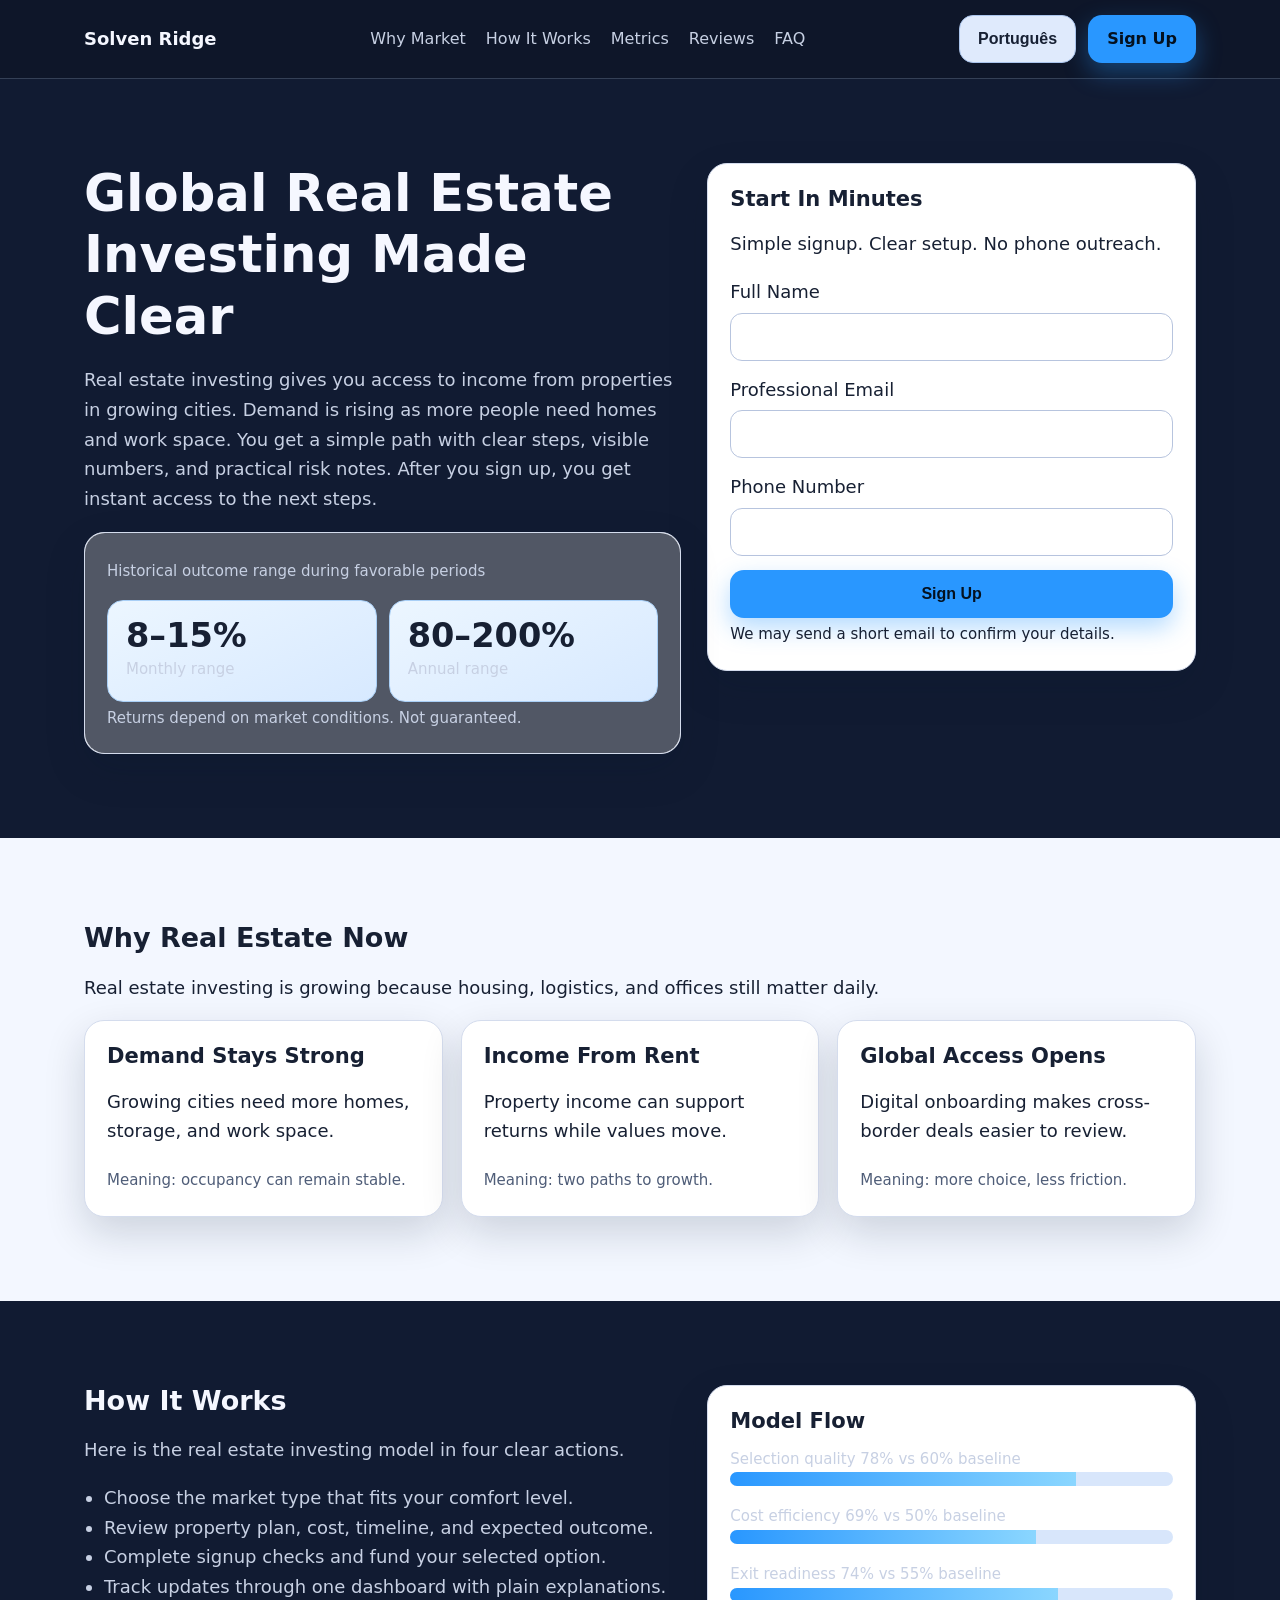
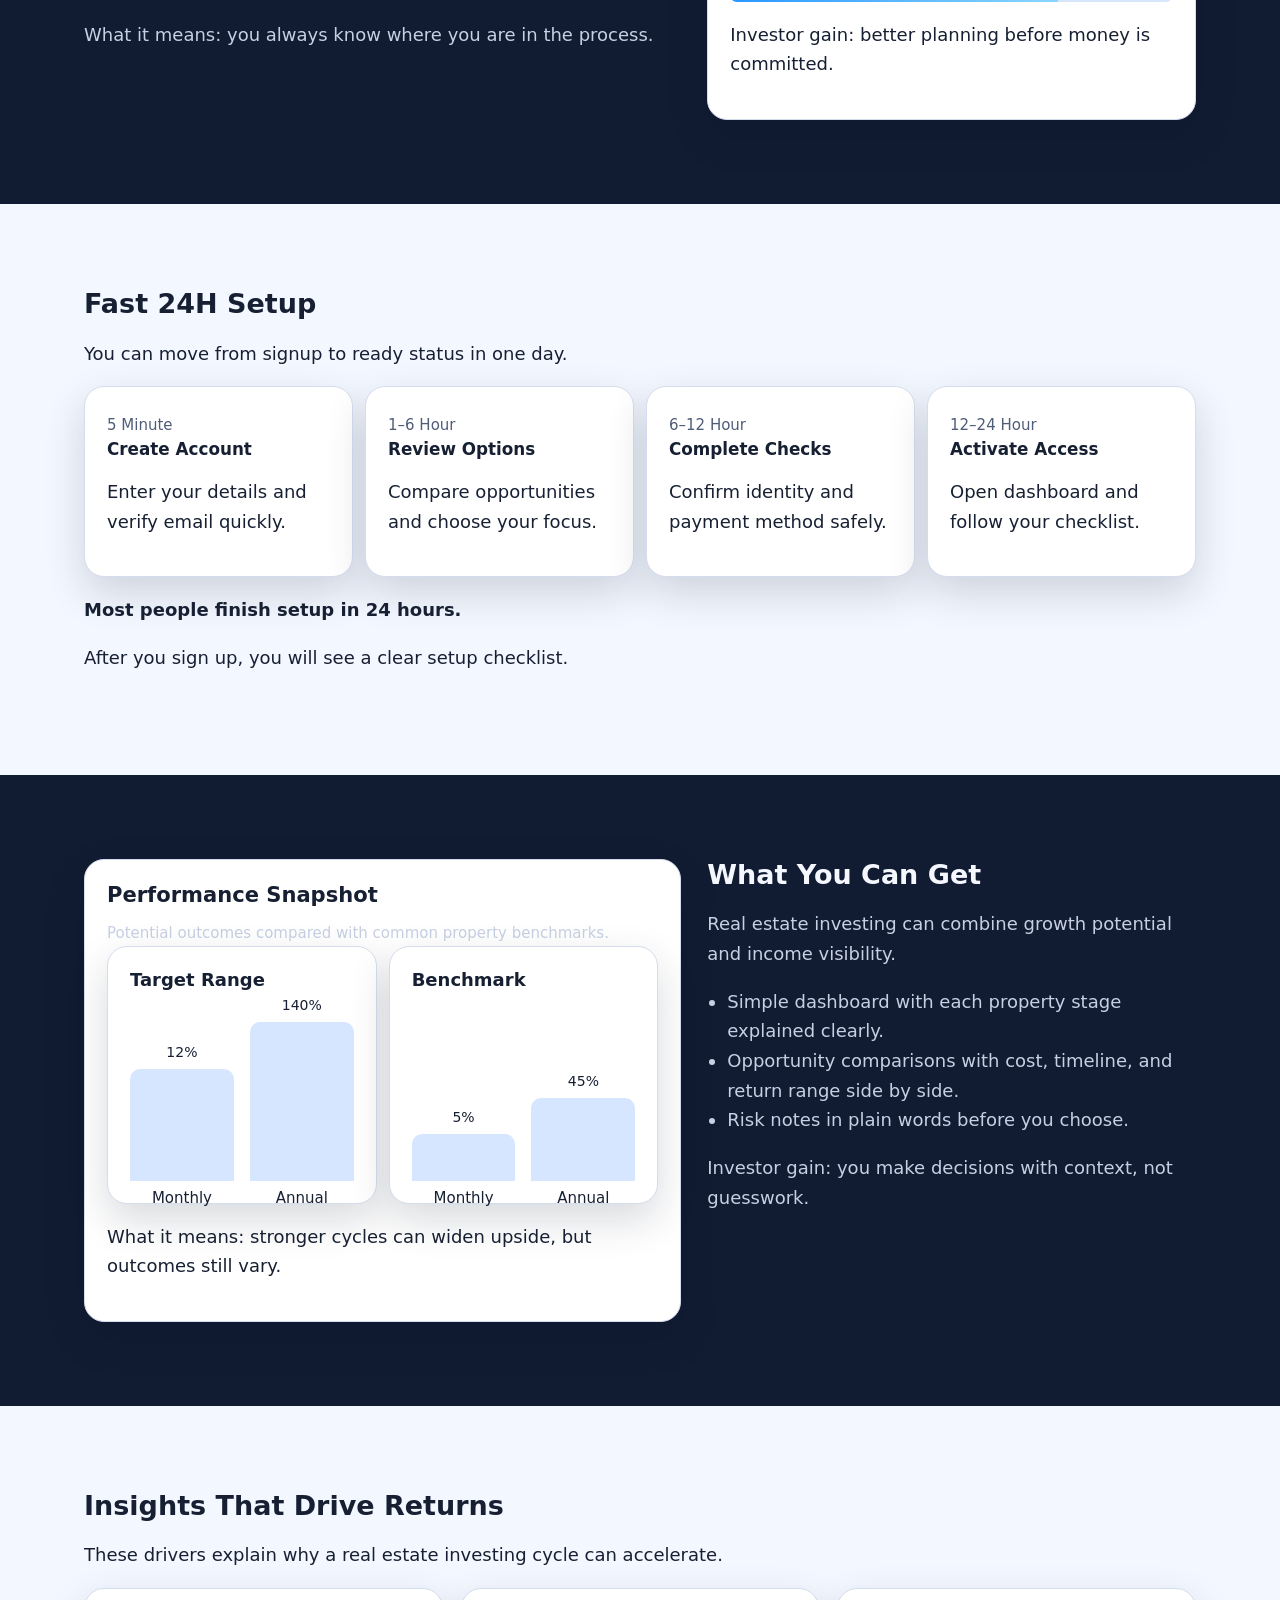
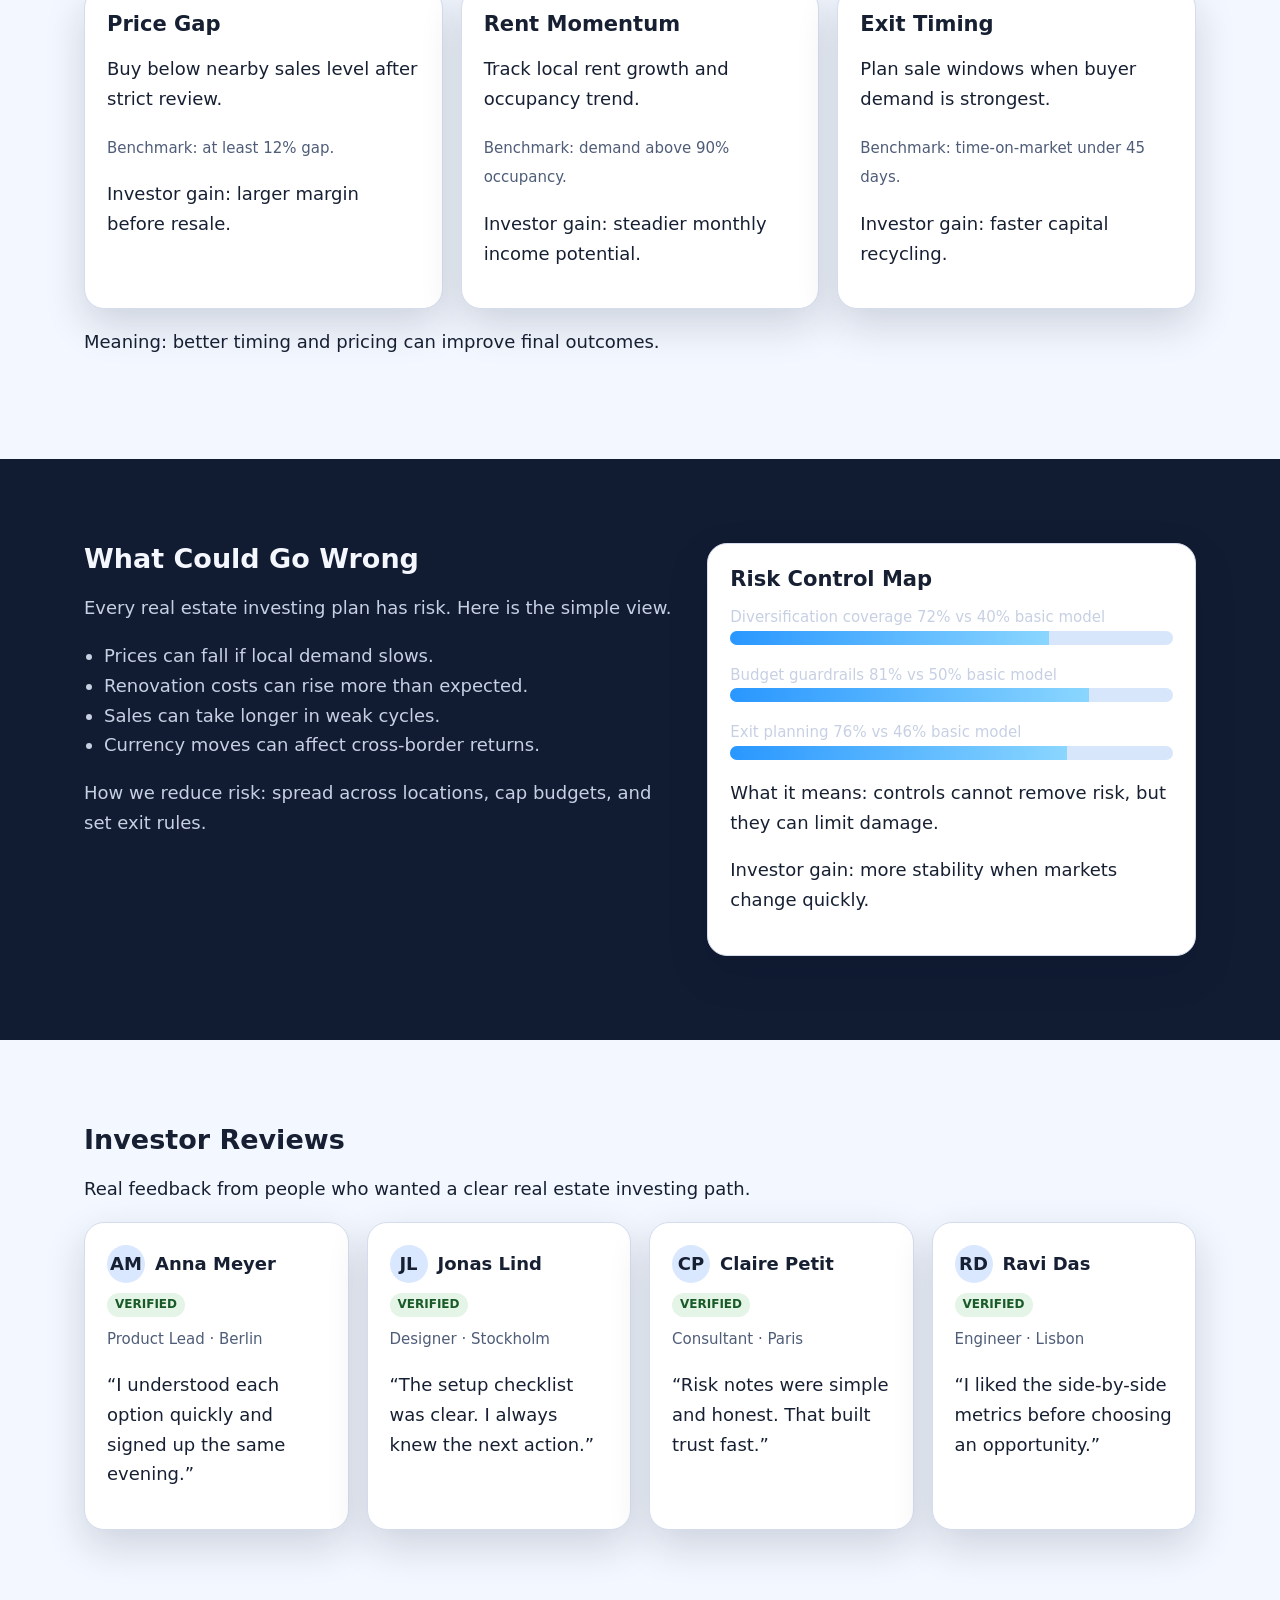
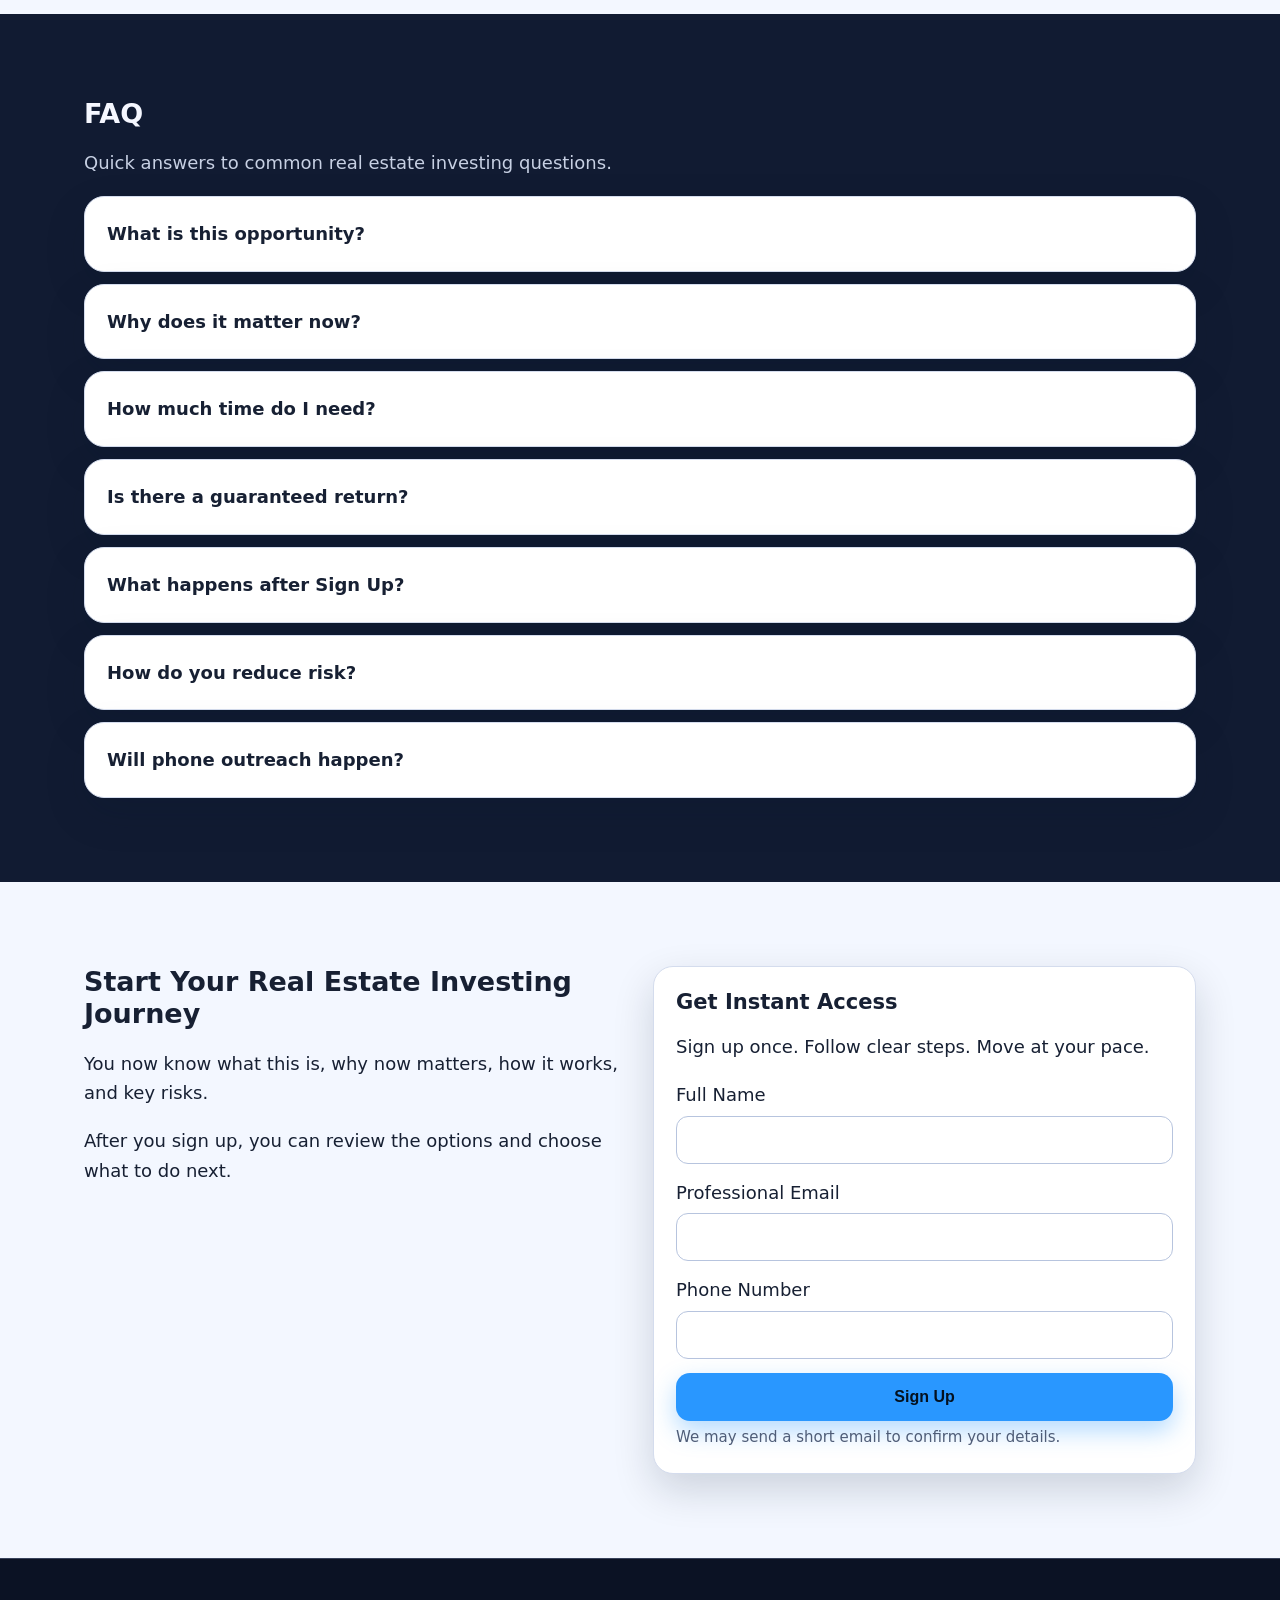
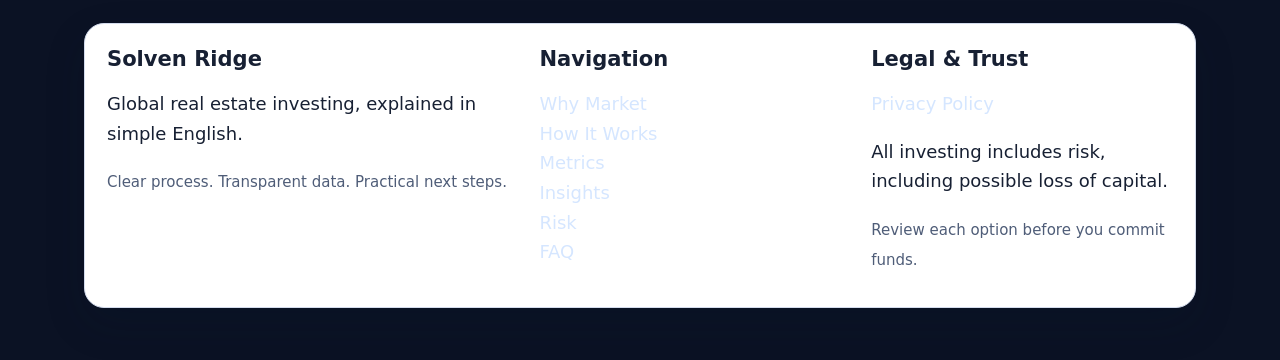
<file: pt/index.html>
<!doctype html>
<html lang="en">
<head>
  <meta charset="UTF-8">
  <meta name="viewport" content="width=device-width, initial-scale=1.0">
  <title>Global Property Growth Access | Solven Ridge PT</title>
  <meta name="description" content="Read clear global real estate investing explanations, potential outcomes, and signup actions.">
  <link rel="canonical" href="https://solvenridge.com/pt/index.html">
  <link rel="alternate" hreflang="en" href="https://solvenridge.com/index.html">
  <link rel="alternate" hreflang="de" href="https://solvenridge.com/de/index.html">
  <link rel="alternate" hreflang="fr" href="https://solvenridge.com/fr/index.html">
  <link rel="alternate" hreflang="es" href="https://solvenridge.com/es/index.html">
  <link rel="alternate" hreflang="it" href="https://solvenridge.com/it/index.html">
  <link rel="alternate" hreflang="tr" href="https://solvenridge.com/tr/index.html">
  <link rel="alternate" hreflang="pt" href="https://solvenridge.com/pt/index.html">
  <link rel="alternate" hreflang="ja" href="https://solvenridge.com/jp/index.html">
  <link rel="alternate" hreflang="sk" href="https://solvenridge.com/sk/index.html">
  <link rel="alternate" hreflang="nl-BE" href="https://solvenridge.com/be/index.html">
  <meta property="og:title" content="Global Property Growth Access | Solven Ridge PT">
  <meta property="og:description" content="Read clear global real estate investing explanations, potential outcomes, and signup actions.">
  <meta property="og:type" content="website">
  <meta property="og:url" content="https://solvenridge.com/pt/index.html">
  <meta name="twitter:card" content="summary_large_image">
  <meta name="twitter:title" content="Global Property Growth Access | Solven Ridge PT">
  <meta name="twitter:description" content="Read clear global real estate investing explanations, potential outcomes, and signup actions.">
  <link rel="stylesheet" href="../assets/style.css">
</head>
<body>
<header class="header">
  <div class="container header-row">
    <a class="brand" href="../index.html">Solven Ridge</a>
    <nav class="nav-center" aria-label="Primary">
      <a href="#market">Why Market</a><a href="#model">How It Works</a><a href="#metrics">Metrics</a><a href="#reviews">Reviews</a><a href="#faq">FAQ</a>
    </nav>
    <div class="right-zone">
      <div class="lang">
        <button class="lang-toggle" aria-label="Language switcher">Português</button>
        <div class="lang-menu">
<a href="../index.html"><span class="flag"><svg viewBox="0 0 16 12" xmlns="http://www.w3.org/2000/svg"><rect width="16" height="12" fill="#012169"/><path d="M0 0L16 12M16 0L0 12" stroke="#fff" stroke-width="2"/><path d="M0 0L16 12M16 0L0 12" stroke="#C8102E" stroke-width="1"/><path d="M8 0v12M0 6h16" stroke="#fff" stroke-width="3"/><path d="M8 0v12M0 6h16" stroke="#C8102E" stroke-width="2"/></svg></span>English</a>
<a href="../de/index.html"><span class="flag"><svg viewBox="0 0 16 12" xmlns="http://www.w3.org/2000/svg"><rect width="16" height="4" y="0" fill="#000"/><rect width="16" height="4" y="4" fill="#DD0000"/><rect width="16" height="4" y="8" fill="#FFCE00"/></svg></span>Deutsch</a>
<a href="../fr/index.html"><span class="flag"><svg viewBox="0 0 16 12" xmlns="http://www.w3.org/2000/svg"><rect width="5.33" height="12" fill="#0055A4"/><rect x="5.33" width="5.33" height="12" fill="#fff"/><rect x="10.66" width="5.34" height="12" fill="#EF4135"/></svg></span>Français</a>
<a href="../es/index.html"><span class="flag"><svg viewBox="0 0 16 12" xmlns="http://www.w3.org/2000/svg"><rect width="16" height="3" fill="#AA151B"/><rect y="3" width="16" height="6" fill="#F1BF00"/><rect y="9" width="16" height="3" fill="#AA151B"/></svg></span>Español</a>
<a href="../it/index.html"><span class="flag"><svg viewBox="0 0 16 12" xmlns="http://www.w3.org/2000/svg"><rect width="5.33" height="12" fill="#009246"/><rect x="5.33" width="5.33" height="12" fill="#fff"/><rect x="10.66" width="5.34" height="12" fill="#CE2B37"/></svg></span>Italiano</a>
<a href="../tr/index.html"><span class="flag"><svg viewBox="0 0 16 12" xmlns="http://www.w3.org/2000/svg"><rect width="16" height="12" fill="#E30A17"/><circle cx="7" cy="6" r="3" fill="#fff"/><circle cx="7.8" cy="6" r="2.4" fill="#E30A17"/></svg></span>Türkçe</a>
<a href="../pt/index.html"><span class="flag"><svg viewBox="0 0 16 12" xmlns="http://www.w3.org/2000/svg"><rect width="6" height="12" fill="#006600"/><rect x="6" width="10" height="12" fill="#FF0000"/></svg></span>Português</a>
<a href="../jp/index.html"><span class="flag"><svg viewBox="0 0 16 12" xmlns="http://www.w3.org/2000/svg"><rect width="16" height="12" fill="#fff"/><circle cx="8" cy="6" r="3" fill="#BC002D"/></svg></span>日本語</a>
<a href="../sk/index.html"><span class="flag"><svg viewBox="0 0 16 12" xmlns="http://www.w3.org/2000/svg"><rect width="16" height="4" fill="#fff"/><rect y="4" width="16" height="4" fill="#0B4EA2"/><rect y="8" width="16" height="4" fill="#EE1C25"/></svg></span>Slovak</a>
<a href="../be/index.html"><span class="flag"><svg viewBox="0 0 16 12" xmlns="http://www.w3.org/2000/svg"><rect width="5.33" height="12" fill="#000"/><rect x="5.33" width="5.33" height="12" fill="#FFD90C"/><rect x="10.66" width="5.34" height="12" fill="#EF3340"/></svg></span>Nederlands (BE)</a></div>
      </div>
      <a class="btn" href="#signup-final">Sign Up</a>
      <button class="mobile-toggle" data-burger aria-label="Open navigation" aria-expanded="false">☰</button>
    </div>
  </div>
</header>
<div class="drawer-backdrop" data-backdrop></div>
<aside class="drawer" data-drawer aria-hidden="true">
  <button class="close" data-drawer-close aria-label="Close menu">×</button>
  <nav class="drawer-nav" aria-label="Mobile navigation">
    <a href="#market">Why Market</a><a href="#model">How It Works</a><a href="#metrics">Metrics</a><a href="#reviews">Reviews</a><a href="#faq">FAQ</a>
  </nav>
  <div class="lang">
    <button class="lang-toggle" aria-label="Language switcher">Português</button>
    <div class="lang-menu">
<a href="../index.html"><span class="flag"><svg viewBox="0 0 16 12" xmlns="http://www.w3.org/2000/svg"><rect width="16" height="12" fill="#012169"/><path d="M0 0L16 12M16 0L0 12" stroke="#fff" stroke-width="2"/><path d="M0 0L16 12M16 0L0 12" stroke="#C8102E" stroke-width="1"/><path d="M8 0v12M0 6h16" stroke="#fff" stroke-width="3"/><path d="M8 0v12M0 6h16" stroke="#C8102E" stroke-width="2"/></svg></span>English</a>
<a href="../de/index.html"><span class="flag"><svg viewBox="0 0 16 12" xmlns="http://www.w3.org/2000/svg"><rect width="16" height="4" y="0" fill="#000"/><rect width="16" height="4" y="4" fill="#DD0000"/><rect width="16" height="4" y="8" fill="#FFCE00"/></svg></span>Deutsch</a>
<a href="../fr/index.html"><span class="flag"><svg viewBox="0 0 16 12" xmlns="http://www.w3.org/2000/svg"><rect width="5.33" height="12" fill="#0055A4"/><rect x="5.33" width="5.33" height="12" fill="#fff"/><rect x="10.66" width="5.34" height="12" fill="#EF4135"/></svg></span>Français</a>
<a href="../es/index.html"><span class="flag"><svg viewBox="0 0 16 12" xmlns="http://www.w3.org/2000/svg"><rect width="16" height="3" fill="#AA151B"/><rect y="3" width="16" height="6" fill="#F1BF00"/><rect y="9" width="16" height="3" fill="#AA151B"/></svg></span>Español</a>
<a href="../it/index.html"><span class="flag"><svg viewBox="0 0 16 12" xmlns="http://www.w3.org/2000/svg"><rect width="5.33" height="12" fill="#009246"/><rect x="5.33" width="5.33" height="12" fill="#fff"/><rect x="10.66" width="5.34" height="12" fill="#CE2B37"/></svg></span>Italiano</a>
<a href="../tr/index.html"><span class="flag"><svg viewBox="0 0 16 12" xmlns="http://www.w3.org/2000/svg"><rect width="16" height="12" fill="#E30A17"/><circle cx="7" cy="6" r="3" fill="#fff"/><circle cx="7.8" cy="6" r="2.4" fill="#E30A17"/></svg></span>Türkçe</a>
<a href="../pt/index.html"><span class="flag"><svg viewBox="0 0 16 12" xmlns="http://www.w3.org/2000/svg"><rect width="6" height="12" fill="#006600"/><rect x="6" width="10" height="12" fill="#FF0000"/></svg></span>Português</a>
<a href="../jp/index.html"><span class="flag"><svg viewBox="0 0 16 12" xmlns="http://www.w3.org/2000/svg"><rect width="16" height="12" fill="#fff"/><circle cx="8" cy="6" r="3" fill="#BC002D"/></svg></span>日本語</a>
<a href="../sk/index.html"><span class="flag"><svg viewBox="0 0 16 12" xmlns="http://www.w3.org/2000/svg"><rect width="16" height="4" fill="#fff"/><rect y="4" width="16" height="4" fill="#0B4EA2"/><rect y="8" width="16" height="4" fill="#EE1C25"/></svg></span>Slovak</a>
<a href="../be/index.html"><span class="flag"><svg viewBox="0 0 16 12" xmlns="http://www.w3.org/2000/svg"><rect width="5.33" height="12" fill="#000"/><rect x="5.33" width="5.33" height="12" fill="#FFD90C"/><rect x="10.66" width="5.34" height="12" fill="#EF3340"/></svg></span>Nederlands (BE)</a></div>
  </div>
  <a class="btn" href="#signup-final">Sign Up</a>
</aside>
<main>
<section class="section dark hero">
  <div class="container hero-grid reveal">
    <div>
      <h1>Global Real Estate Investing Made Clear</h1>
      <p class="intro">Real estate investing gives you access to income from properties in growing cities. Demand is rising as more people need homes and work space. You get a simple path with clear steps, visible numbers, and practical risk notes. After you sign up, you get instant access to the next steps.</p>
      <div class="hero-panel text-on-glass">
        <small class="muted">Historical outcome range during favorable periods</small>
        <div class="performance">
          <div class="kpi"><div class="value">8–15%</div><small class="muted">Monthly range</small></div>
          <div class="kpi"><div class="value">80–200%</div><small class="muted">Annual range</small></div>
        </div>
        <small class="micro-copy">Returns depend on market conditions. Not guaranteed.</small>
      </div>
    </div>
    <form class="form-card" id="signup">
      <h3>Start In Minutes</h3><p>Simple signup. Clear setup. No phone outreach.</p>
      <div class="form-stack">
        <label>Full Name<input type="text" name="name" required></label>
        <label>Professional Email<input type="email" name="email" required></label>
        <label>Phone Number<input type="tel" name="phone" required></label>
        <button class="btn" type="submit">Sign Up</button>
      </div>
      <small class="micro-copy">We may send a short email to confirm your details.</small>
    </form>
  </div>
</section>
<section class="section light" id="market"><div class="container reveal"><h2>Why Real Estate Now</h2><p>Real estate investing is growing because housing, logistics, and offices still matter daily.</p><div class="grid-3"><article class="card"><h3>Demand Stays Strong</h3><p>Growing cities need more homes, storage, and work space.</p><small class="micro-copy">Meaning: occupancy can remain stable.</small></article><article class="card"><h3>Income From Rent</h3><p>Property income can support returns while values move.</p><small class="micro-copy">Meaning: two paths to growth.</small></article><article class="card"><h3>Global Access Opens</h3><p>Digital onboarding makes cross-border deals easier to review.</p><small class="micro-copy">Meaning: more choice, less friction.</small></article></div></div></section>
<section class="section dark" id="model"><div class="container two-col reveal"><div><h2>How It Works</h2><p>Here is the real estate investing model in four clear actions.</p><ul><li>Choose the market type that fits your comfort level.</li><li>Review property plan, cost, timeline, and expected outcome.</li><li>Complete signup checks and fund your selected option.</li><li>Track updates through one dashboard with plain explanations.</li></ul><p>What it means: you always know where you are in the process.</p></div><div class="visual-card"><h3>Model Flow</h3><div class="bars"><div class="bar-wrap"><small>Selection quality 78% vs 60% baseline</small><div class="bar"><span style="width:78%"></span></div></div><div class="bar-wrap"><small>Cost efficiency 69% vs 50% baseline</small><div class="bar"><span style="width:69%"></span></div></div><div class="bar-wrap"><small>Exit readiness 74% vs 55% baseline</small><div class="bar"><span style="width:74%"></span></div></div></div><p>Investor gain: better planning before money is committed.</p></div></div></section>
<section class="section light" id="process"><div class="container reveal"><h2>Fast 24H Setup</h2><p>You can move from signup to ready status in one day.</p><div class="process-grid"><article class="process-card"><small>5 Minute</small><h3>Create Account</h3><p>Enter your details and verify email quickly.</p></article><article class="process-card"><small>1–6 Hour</small><h3>Review Options</h3><p>Compare opportunities and choose your focus.</p></article><article class="process-card"><small>6–12 Hour</small><h3>Complete Checks</h3><p>Confirm identity and payment method safely.</p></article><article class="process-card"><small>12–24 Hour</small><h3>Activate Access</h3><p>Open dashboard and follow your checklist.</p></article></div><p><strong>Most people finish setup in 24 hours.</strong></p><p>After you sign up, you will see a clear setup checklist.</p></div></section>
<section class="section dark" id="metrics"><div class="container two-col reveal"><div class="chart-panel"><h3>Performance Snapshot</h3><small>Potential outcomes compared with common property benchmarks.</small><div class="dual"><div class="card"><h4>Target Range</h4><div class="vbar"><div style="height:62%"><span>12%</span><small>Monthly</small></div><div style="height:88%"><span>140%</span><small>Annual</small></div></div></div><div class="card"><h4>Benchmark</h4><div class="vbar"><div style="height:26%"><span>5%</span><small>Monthly</small></div><div style="height:46%"><span>45%</span><small>Annual</small></div></div></div></div><p>What it means: stronger cycles can widen upside, but outcomes still vary.</p></div><div><h2>What You Can Get</h2><p>Real estate investing can combine growth potential and income visibility.</p><ul><li>Simple dashboard with each property stage explained clearly.</li><li>Opportunity comparisons with cost, timeline, and return range side by side.</li><li>Risk notes in plain words before you choose.</li></ul><p>Investor gain: you make decisions with context, not guesswork.</p></div></div></section>
<section class="section light" id="insights"><div class="container reveal"><h2>Insights That Drive Returns</h2><p>These drivers explain why a real estate investing cycle can accelerate.</p><div class="grid-3"><article class="visual-card"><h3>Price Gap</h3><p>Buy below nearby sales level after strict review.</p><small class="muted">Benchmark: at least 12% gap.</small><p>Investor gain: larger margin before resale.</p></article><article class="visual-card"><h3>Rent Momentum</h3><p>Track local rent growth and occupancy trend.</p><small class="muted">Benchmark: demand above 90% occupancy.</small><p>Investor gain: steadier monthly income potential.</p></article><article class="visual-card"><h3>Exit Timing</h3><p>Plan sale windows when buyer demand is strongest.</p><small class="muted">Benchmark: time-on-market under 45 days.</small><p>Investor gain: faster capital recycling.</p></article></div><p>Meaning: better timing and pricing can improve final outcomes.</p></div></section>
<section class="section dark" id="risk"><div class="container two-col reveal"><div><h2>What Could Go Wrong</h2><p>Every real estate investing plan has risk. Here is the simple view.</p><ul><li>Prices can fall if local demand slows.</li><li>Renovation costs can rise more than expected.</li><li>Sales can take longer in weak cycles.</li><li>Currency moves can affect cross-border returns.</li></ul><p>How we reduce risk: spread across locations, cap budgets, and set exit rules.</p></div><div class="compare-panel"><h3>Risk Control Map</h3><div class="bars"><div class="bar-wrap"><small>Diversification coverage 72% vs 40% basic model</small><div class="bar"><span style="width:72%"></span></div></div><div class="bar-wrap"><small>Budget guardrails 81% vs 50% basic model</small><div class="bar"><span style="width:81%"></span></div></div><div class="bar-wrap"><small>Exit planning 76% vs 46% basic model</small><div class="bar"><span style="width:76%"></span></div></div></div><p>What it means: controls cannot remove risk, but they can limit damage.</p><p>Investor gain: more stability when markets change quickly.</p></div></div></section>
<section class="section light" id="reviews"><div class="container reveal"><h2>Investor Reviews</h2><p>Real feedback from people who wanted a clear real estate investing path.</p><div class="grid-4"><article class="review-card"><div class="review-head"><div class="avatar">AM</div><strong>Anna Meyer</strong><span class="verified">VERIFIED</span></div><small>Product Lead · Berlin</small><p>“I understood each option quickly and signed up the same evening.”</p></article><article class="review-card"><div class="review-head"><div class="avatar">JL</div><strong>Jonas Lind</strong><span class="verified">VERIFIED</span></div><small>Designer · Stockholm</small><p>“The setup checklist was clear. I always knew the next action.”</p></article><article class="review-card"><div class="review-head"><div class="avatar">CP</div><strong>Claire Petit</strong><span class="verified">VERIFIED</span></div><small>Consultant · Paris</small><p>“Risk notes were simple and honest. That built trust fast.”</p></article><article class="review-card"><div class="review-head"><div class="avatar">RD</div><strong>Ravi Das</strong><span class="verified">VERIFIED</span></div><small>Engineer · Lisbon</small><p>“I liked the side-by-side metrics before choosing an opportunity.”</p></article></div></div></section>
<section class="section dark" id="faq"><div class="container reveal"><h2>FAQ</h2><p>Quick answers to common real estate investing questions.</p><div class="faq-list"><details class="faq-item"><summary>What is this opportunity?</summary><p>You access global property opportunities with clear data, steps, and risks.</p></details><details class="faq-item"><summary>Why does it matter now?</summary><p>Housing and logistics demand stay high in many growing cities.</p></details><details class="faq-item"><summary>How much time do I need?</summary><p>Most people finish setup in 24 hours with the checklist.</p></details><details class="faq-item"><summary>Is there a guaranteed return?</summary><p>No. Returns depend on market conditions and are never guaranteed.</p></details><details class="faq-item"><summary>What happens after Sign Up?</summary><p>After you sign up, you can review the options and choose what to do next.</p></details><details class="faq-item"><summary>How do you reduce risk?</summary><p>We use market spread, budget caps, and planned exit timing.</p></details><details class="faq-item"><summary>Will phone outreach happen?</summary><p>No phone outreach. We may send a short email to confirm details.</p></details></div></div></section>
<section class="section light final-cta" id="signup-final"><div class="container two-col reveal"><div><h2>Start Your Real Estate Investing Journey</h2><p>You now know what this is, why now matters, how it works, and key risks.</p><p>After you sign up, you can review the options and choose what to do next.</p></div><form class="form-card"><h3>Get Instant Access</h3><p>Sign up once. Follow clear steps. Move at your pace.</p><div class="form-stack"><label>Full Name<input type="text" required></label><label>Professional Email<input type="email" required></label><label>Phone Number<input type="tel" required></label><button class="btn" type="submit">Sign Up</button></div><small class="micro-copy">We may send a short email to confirm your details.</small></form></div></section>
</main>
<footer class="footer"><div class="container"><div class="footer-inner footer-panel"><div><h3>Solven Ridge</h3><p>Global real estate investing, explained in simple English.</p><small>Clear process. Transparent data. Practical next steps.</small></div><div><h3>Navigation</h3><p><a href="#market">Why Market</a><br><a href="#model">How It Works</a><br><a href="#metrics">Metrics</a><br><a href="#insights">Insights</a><br><a href="#risk">Risk</a><br><a href="#faq">FAQ</a></p></div><div><h3>Legal & Trust</h3><p><a href="#" data-open-privacy>Privacy Policy</a></p><p>All investing includes risk, including possible loss of capital.</p><small>Review each option before you commit funds.</small></div></div></div></footer>
<div class="modal" data-modal aria-hidden="true"><div class="modal-panel"><div class="modal-head"><h3>Privacy Policy</h3><button class="close-icon" data-close-privacy aria-label="Close privacy policy">×</button></div><p><strong>Introduction:</strong> We explain how we use your data in simple terms.</p><p><strong>Data collection:</strong> We collect name, email, phone, and usage actions.</p><p><strong>Legal basis:</strong> We process data for signup service and legal duties.</p><p><strong>Cookies:</strong> Cookies help secure sessions and improve page performance.</p><p><strong>Retention:</strong> We keep data only as long as needed for service.</p><p><strong>Third-party sharing:</strong> We share with vetted providers that support operations.</p><p><strong>Security:</strong> We use access limits, encryption, and monitoring controls.</p><p><strong>User rights:</strong> You may request access, correction, deletion, or export.</p><p><strong>International transfers:</strong> Some data may move across borders with safeguards.</p><p><strong>Industry risk disclosure:</strong> Investing can lose value due to market changes.</p><p><strong>Contact:</strong> Email privacy@solvenridge.com for data requests.</p><div class="modal-foot"><button class="btn" data-close-privacy>Close</button></div></div></div>
<script type="application/ld+json">{"@context":"https://schema.org","@graph":[{"@type":"Organization","name":"Solven Ridge","url":"https://solvenridge.com/","email":"hello@solvenridge.com"},{"@type":"WebSite","name":"Solven Ridge","url":"https://solvenridge.com/"},{"@type":"FAQPage","mainEntity":[{"@type":"Question","name":"What is this opportunity?","acceptedAnswer":{"@type":"Answer","text":"You access global property opportunities with clear data, steps, and risks."}},{"@type":"Question","name":"Is there a guaranteed return?","acceptedAnswer":{"@type":"Answer","text":"No. Returns depend on market conditions and are never guaranteed."}}]},{"@type":"Review","author":{"@type":"Person","name":"Anna Meyer"},"reviewRating":{"@type":"Rating","ratingValue":"5"},"reviewBody":"I understood each option quickly and signed up the same evening."}]}</script>
<script src="../assets/app.js" defer></script>
</body>
</html>
</file>
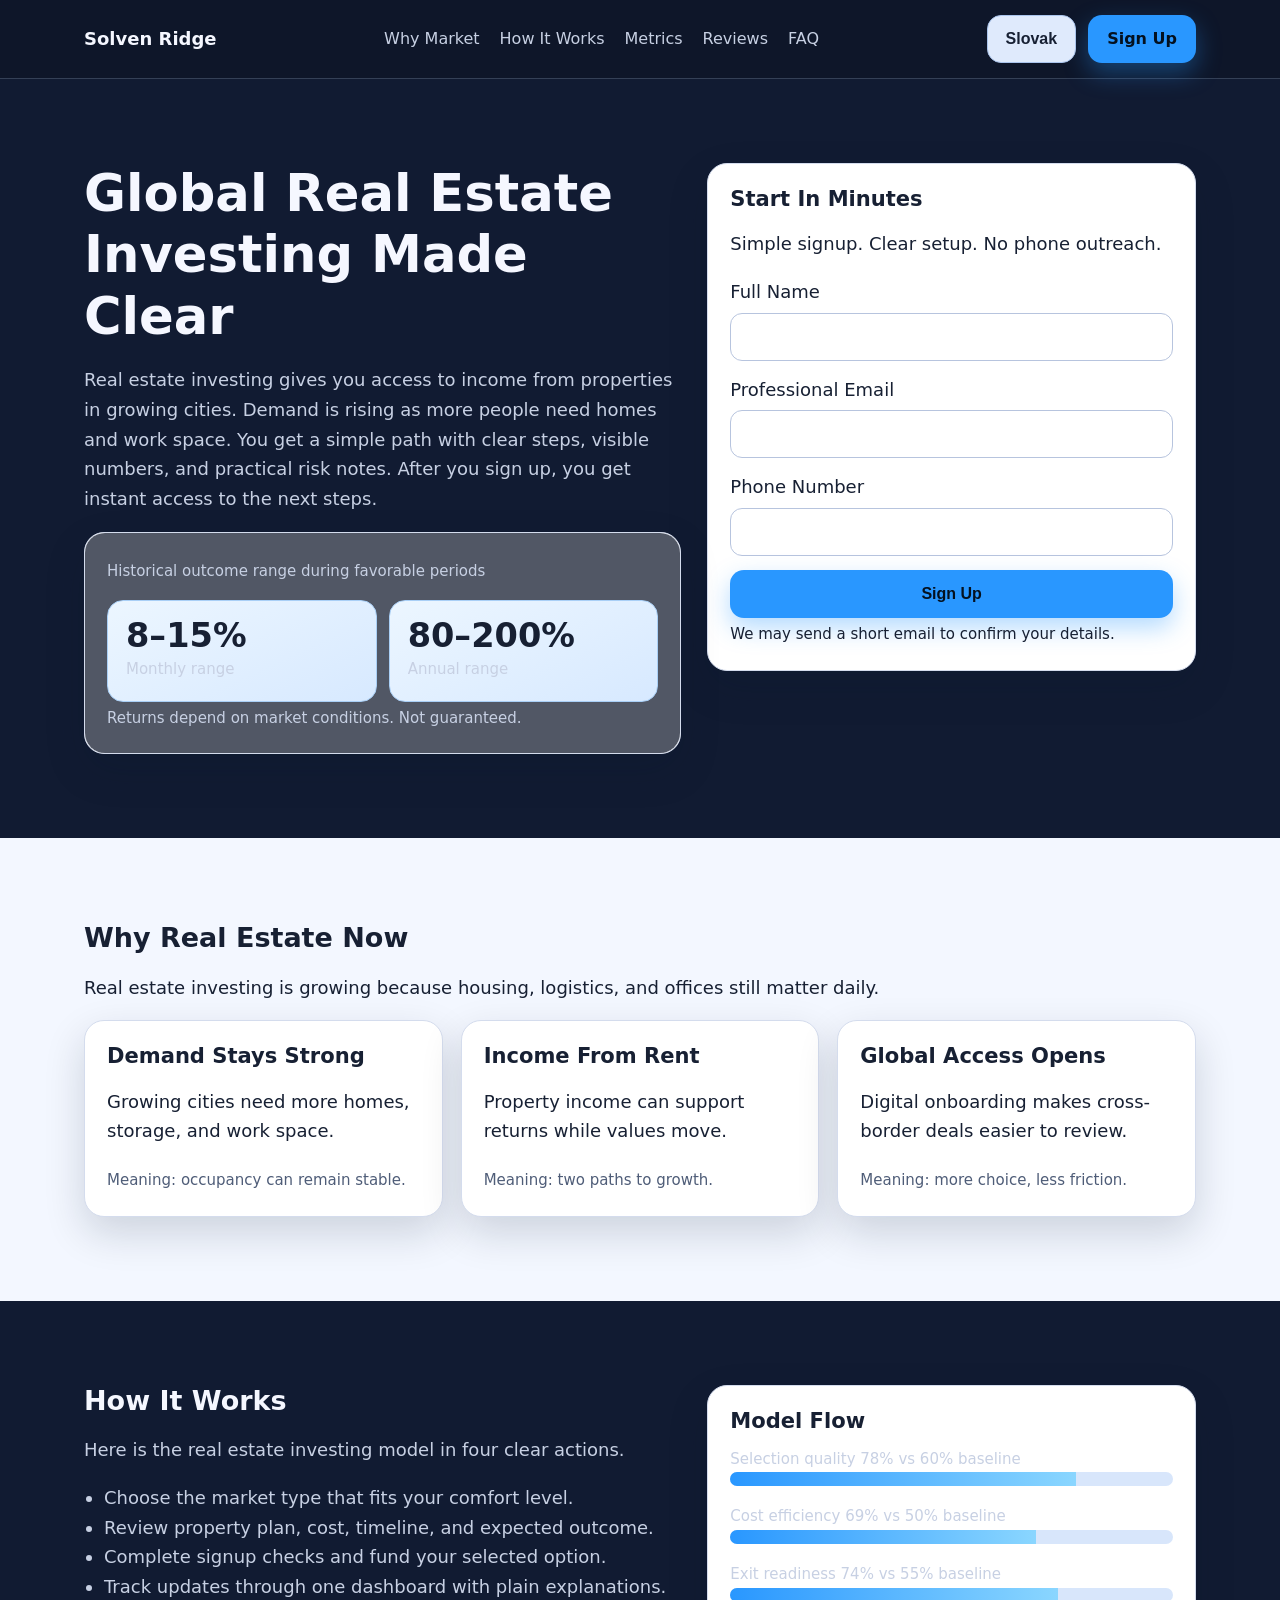
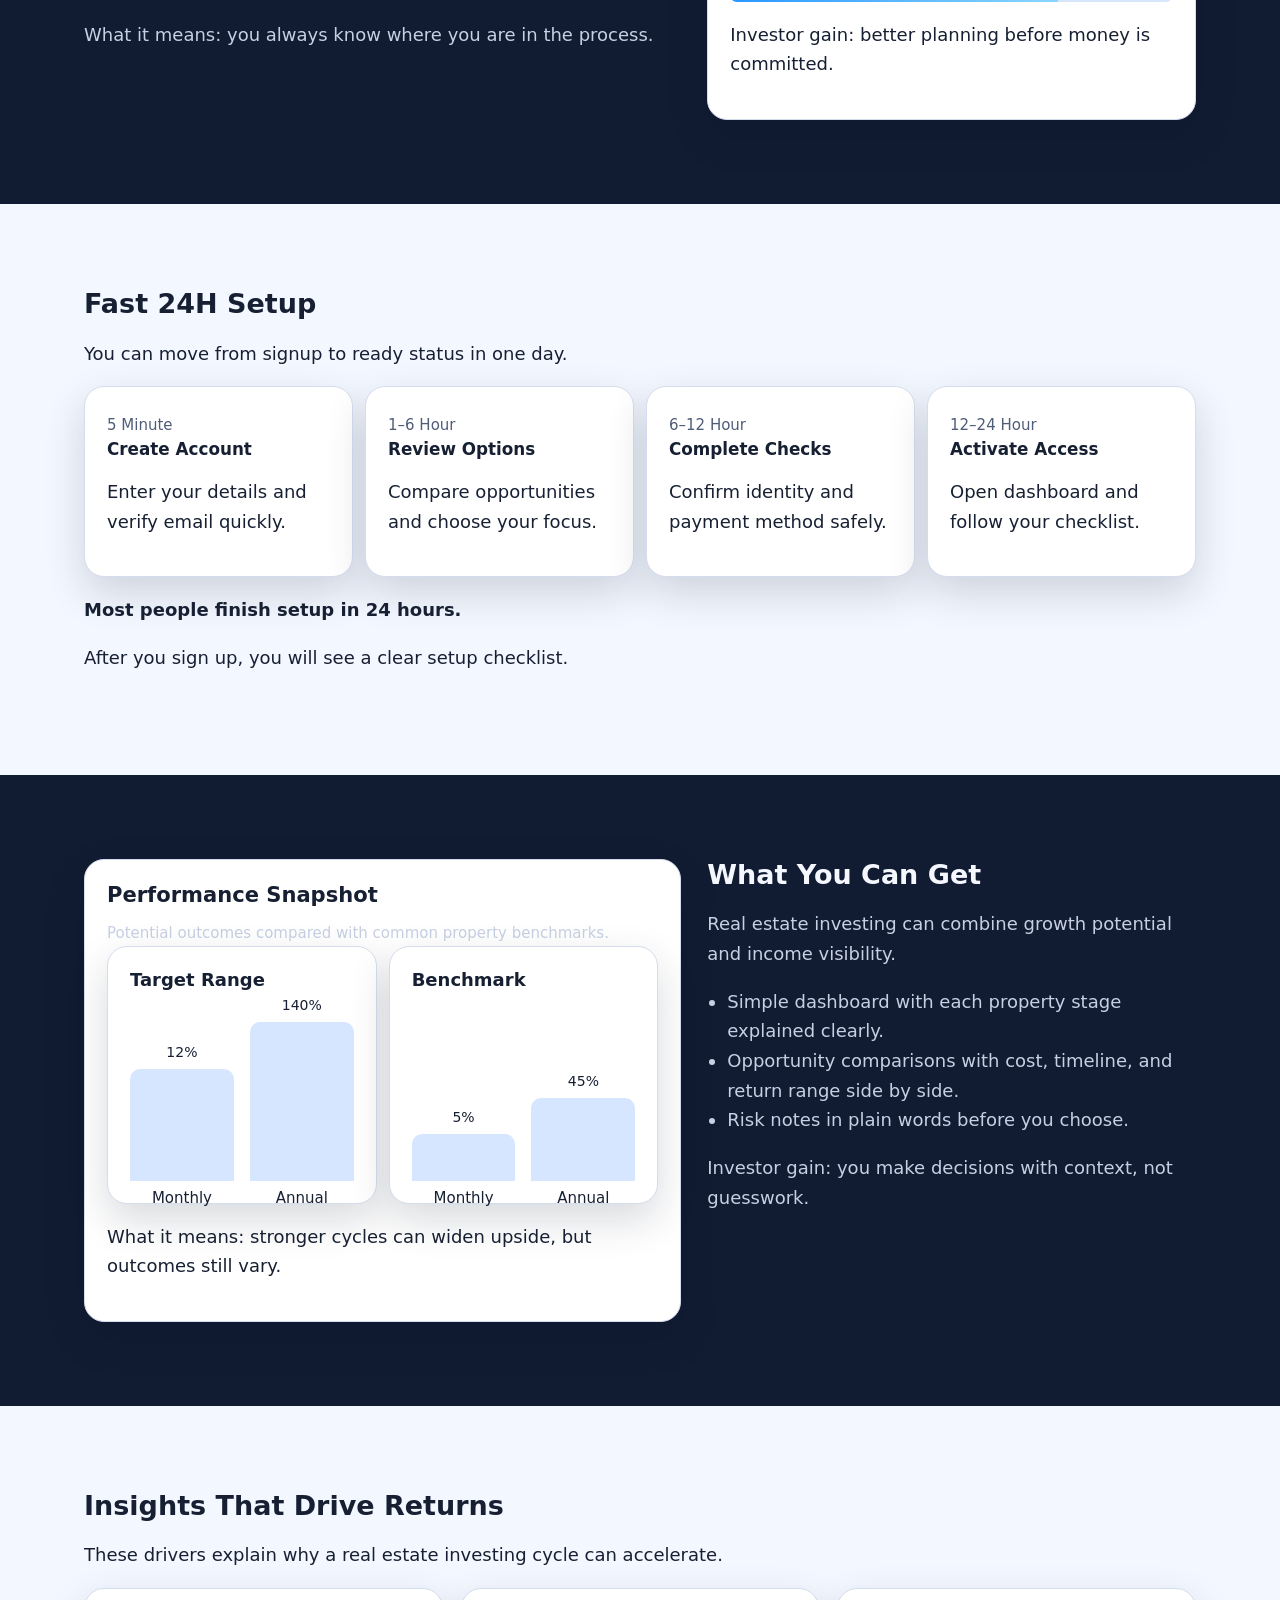
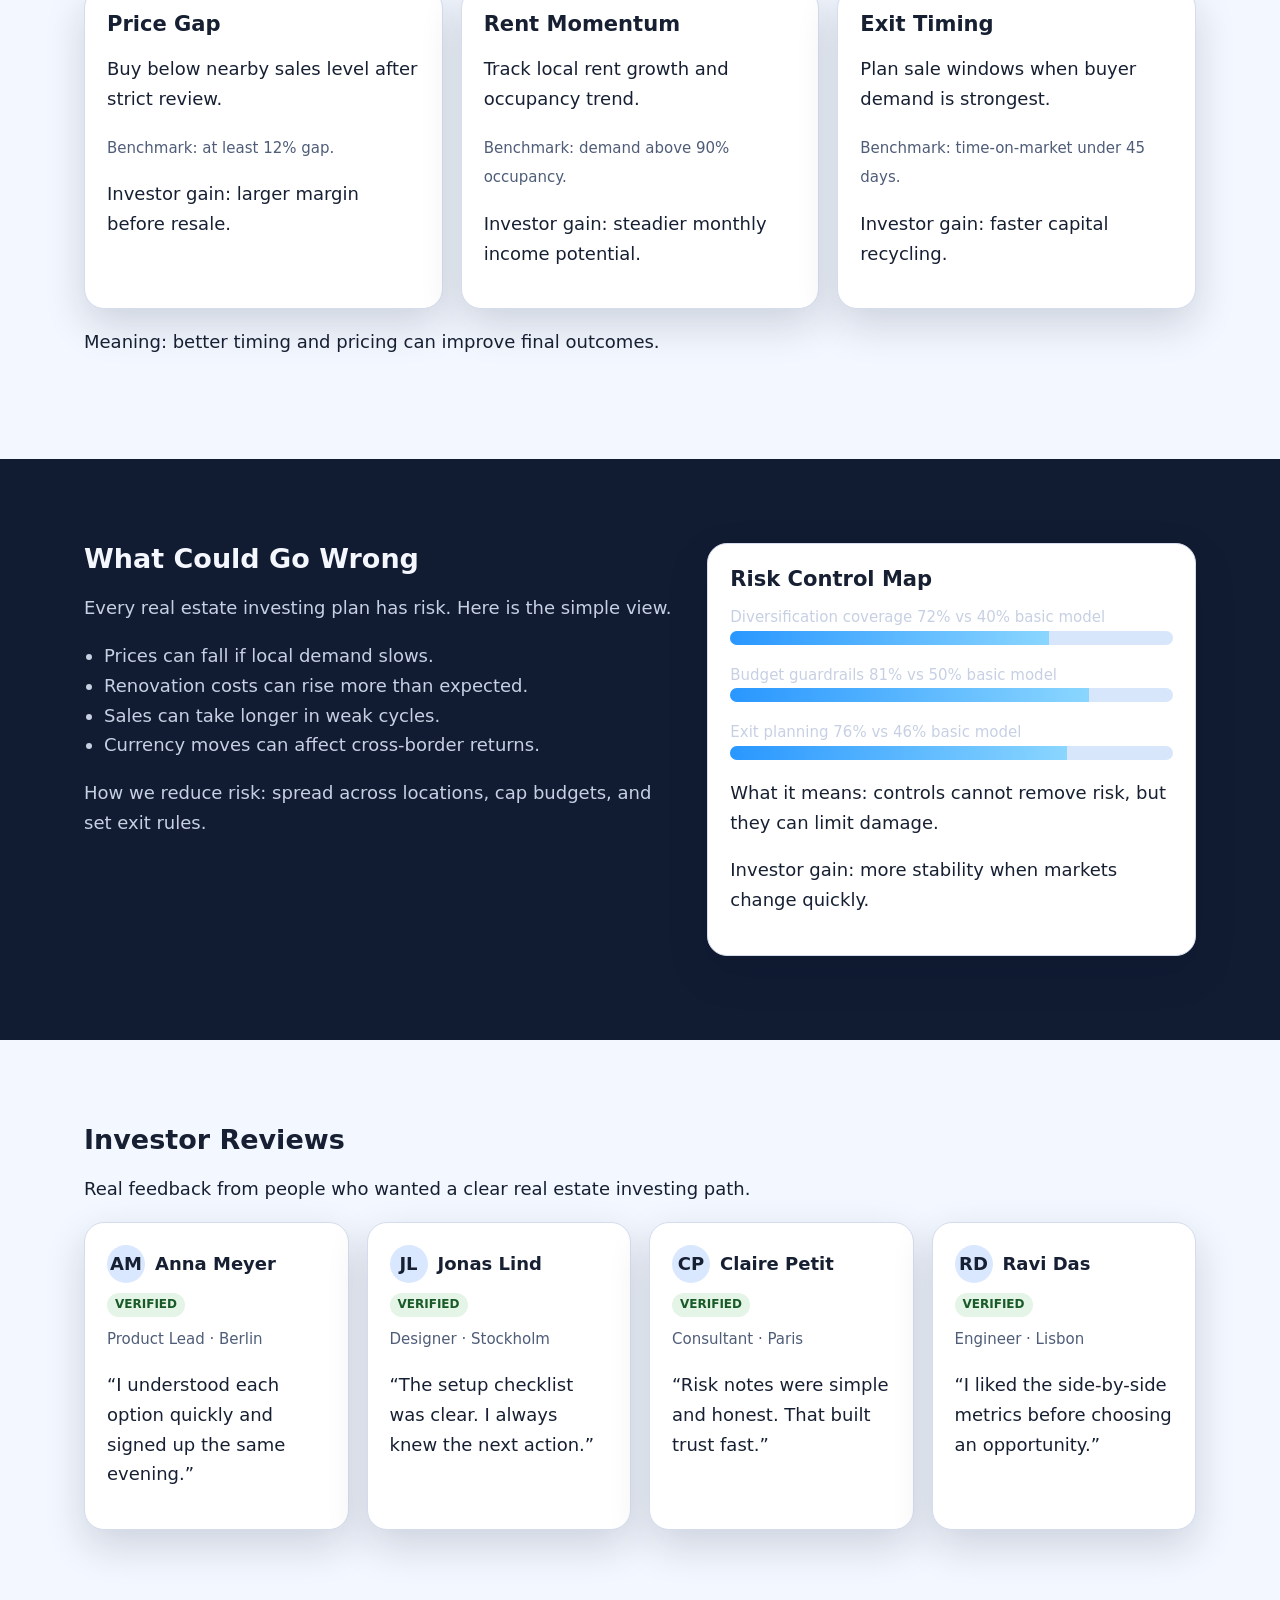
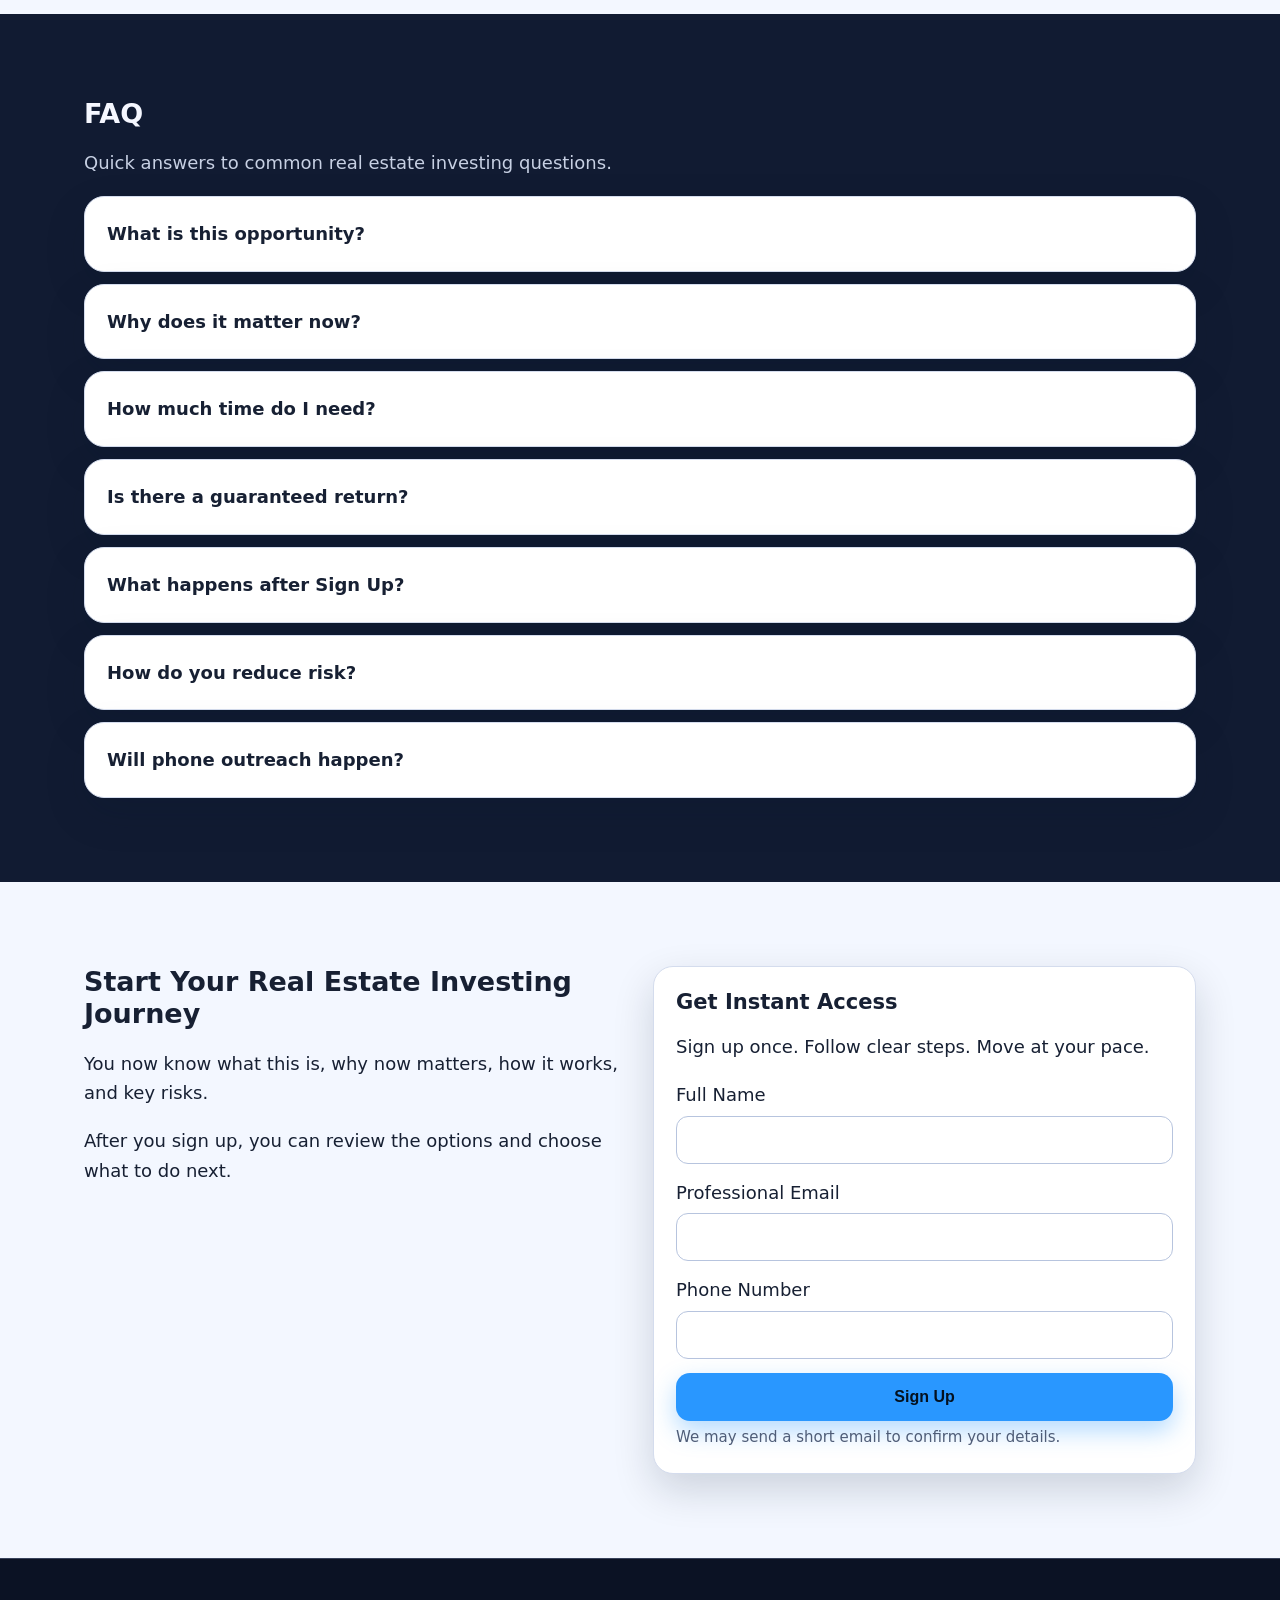
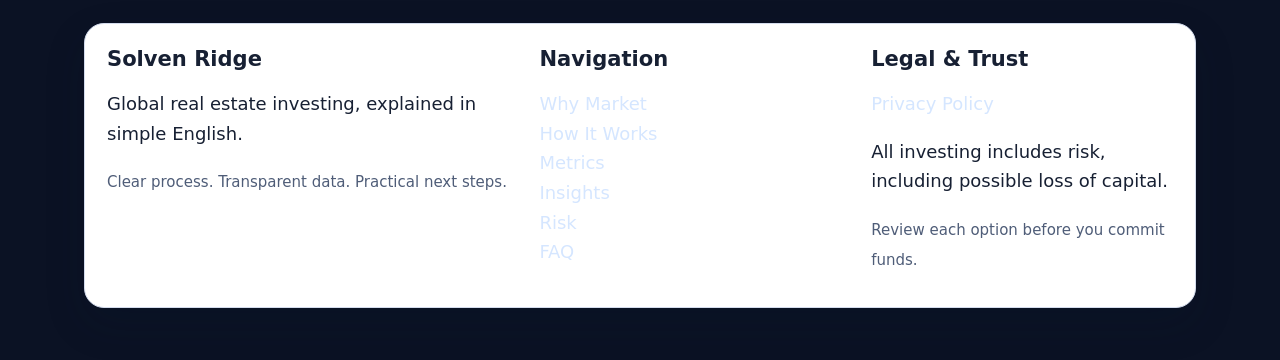
<file: sk/index.html>
<!doctype html>
<html lang="en">
<head>
  <meta charset="UTF-8">
  <meta name="viewport" content="width=device-width, initial-scale=1.0">
  <title>Global Investment in Property | Solven Ridge SK</title>
  <meta name="description" content="Compare global real estate investing drivers, process timing, and investor outcomes.">
  <link rel="canonical" href="https://solvenridge.com/sk/index.html">
  <link rel="alternate" hreflang="en" href="https://solvenridge.com/index.html">
  <link rel="alternate" hreflang="de" href="https://solvenridge.com/de/index.html">
  <link rel="alternate" hreflang="fr" href="https://solvenridge.com/fr/index.html">
  <link rel="alternate" hreflang="es" href="https://solvenridge.com/es/index.html">
  <link rel="alternate" hreflang="it" href="https://solvenridge.com/it/index.html">
  <link rel="alternate" hreflang="tr" href="https://solvenridge.com/tr/index.html">
  <link rel="alternate" hreflang="pt" href="https://solvenridge.com/pt/index.html">
  <link rel="alternate" hreflang="ja" href="https://solvenridge.com/jp/index.html">
  <link rel="alternate" hreflang="sk" href="https://solvenridge.com/sk/index.html">
  <link rel="alternate" hreflang="nl-BE" href="https://solvenridge.com/be/index.html">
  <meta property="og:title" content="Global Investment in Property | Solven Ridge SK">
  <meta property="og:description" content="Compare global real estate investing drivers, process timing, and investor outcomes.">
  <meta property="og:type" content="website">
  <meta property="og:url" content="https://solvenridge.com/sk/index.html">
  <meta name="twitter:card" content="summary_large_image">
  <meta name="twitter:title" content="Global Investment in Property | Solven Ridge SK">
  <meta name="twitter:description" content="Compare global real estate investing drivers, process timing, and investor outcomes.">
  <link rel="stylesheet" href="../assets/style.css">
</head>
<body>
<header class="header">
  <div class="container header-row">
    <a class="brand" href="../index.html">Solven Ridge</a>
    <nav class="nav-center" aria-label="Primary">
      <a href="#market">Why Market</a><a href="#model">How It Works</a><a href="#metrics">Metrics</a><a href="#reviews">Reviews</a><a href="#faq">FAQ</a>
    </nav>
    <div class="right-zone">
      <div class="lang">
        <button class="lang-toggle" aria-label="Language switcher">Slovak</button>
        <div class="lang-menu">
<a href="../index.html"><span class="flag"><svg viewBox="0 0 16 12" xmlns="http://www.w3.org/2000/svg"><rect width="16" height="12" fill="#012169"/><path d="M0 0L16 12M16 0L0 12" stroke="#fff" stroke-width="2"/><path d="M0 0L16 12M16 0L0 12" stroke="#C8102E" stroke-width="1"/><path d="M8 0v12M0 6h16" stroke="#fff" stroke-width="3"/><path d="M8 0v12M0 6h16" stroke="#C8102E" stroke-width="2"/></svg></span>English</a>
<a href="../de/index.html"><span class="flag"><svg viewBox="0 0 16 12" xmlns="http://www.w3.org/2000/svg"><rect width="16" height="4" y="0" fill="#000"/><rect width="16" height="4" y="4" fill="#DD0000"/><rect width="16" height="4" y="8" fill="#FFCE00"/></svg></span>Deutsch</a>
<a href="../fr/index.html"><span class="flag"><svg viewBox="0 0 16 12" xmlns="http://www.w3.org/2000/svg"><rect width="5.33" height="12" fill="#0055A4"/><rect x="5.33" width="5.33" height="12" fill="#fff"/><rect x="10.66" width="5.34" height="12" fill="#EF4135"/></svg></span>Français</a>
<a href="../es/index.html"><span class="flag"><svg viewBox="0 0 16 12" xmlns="http://www.w3.org/2000/svg"><rect width="16" height="3" fill="#AA151B"/><rect y="3" width="16" height="6" fill="#F1BF00"/><rect y="9" width="16" height="3" fill="#AA151B"/></svg></span>Español</a>
<a href="../it/index.html"><span class="flag"><svg viewBox="0 0 16 12" xmlns="http://www.w3.org/2000/svg"><rect width="5.33" height="12" fill="#009246"/><rect x="5.33" width="5.33" height="12" fill="#fff"/><rect x="10.66" width="5.34" height="12" fill="#CE2B37"/></svg></span>Italiano</a>
<a href="../tr/index.html"><span class="flag"><svg viewBox="0 0 16 12" xmlns="http://www.w3.org/2000/svg"><rect width="16" height="12" fill="#E30A17"/><circle cx="7" cy="6" r="3" fill="#fff"/><circle cx="7.8" cy="6" r="2.4" fill="#E30A17"/></svg></span>Türkçe</a>
<a href="../pt/index.html"><span class="flag"><svg viewBox="0 0 16 12" xmlns="http://www.w3.org/2000/svg"><rect width="6" height="12" fill="#006600"/><rect x="6" width="10" height="12" fill="#FF0000"/></svg></span>Português</a>
<a href="../jp/index.html"><span class="flag"><svg viewBox="0 0 16 12" xmlns="http://www.w3.org/2000/svg"><rect width="16" height="12" fill="#fff"/><circle cx="8" cy="6" r="3" fill="#BC002D"/></svg></span>日本語</a>
<a href="../sk/index.html"><span class="flag"><svg viewBox="0 0 16 12" xmlns="http://www.w3.org/2000/svg"><rect width="16" height="4" fill="#fff"/><rect y="4" width="16" height="4" fill="#0B4EA2"/><rect y="8" width="16" height="4" fill="#EE1C25"/></svg></span>Slovak</a>
<a href="../be/index.html"><span class="flag"><svg viewBox="0 0 16 12" xmlns="http://www.w3.org/2000/svg"><rect width="5.33" height="12" fill="#000"/><rect x="5.33" width="5.33" height="12" fill="#FFD90C"/><rect x="10.66" width="5.34" height="12" fill="#EF3340"/></svg></span>Nederlands (BE)</a></div>
      </div>
      <a class="btn" href="#signup-final">Sign Up</a>
      <button class="mobile-toggle" data-burger aria-label="Open navigation" aria-expanded="false">☰</button>
    </div>
  </div>
</header>
<div class="drawer-backdrop" data-backdrop></div>
<aside class="drawer" data-drawer aria-hidden="true">
  <button class="close" data-drawer-close aria-label="Close menu">×</button>
  <nav class="drawer-nav" aria-label="Mobile navigation">
    <a href="#market">Why Market</a><a href="#model">How It Works</a><a href="#metrics">Metrics</a><a href="#reviews">Reviews</a><a href="#faq">FAQ</a>
  </nav>
  <div class="lang">
    <button class="lang-toggle" aria-label="Language switcher">Slovak</button>
    <div class="lang-menu">
<a href="../index.html"><span class="flag"><svg viewBox="0 0 16 12" xmlns="http://www.w3.org/2000/svg"><rect width="16" height="12" fill="#012169"/><path d="M0 0L16 12M16 0L0 12" stroke="#fff" stroke-width="2"/><path d="M0 0L16 12M16 0L0 12" stroke="#C8102E" stroke-width="1"/><path d="M8 0v12M0 6h16" stroke="#fff" stroke-width="3"/><path d="M8 0v12M0 6h16" stroke="#C8102E" stroke-width="2"/></svg></span>English</a>
<a href="../de/index.html"><span class="flag"><svg viewBox="0 0 16 12" xmlns="http://www.w3.org/2000/svg"><rect width="16" height="4" y="0" fill="#000"/><rect width="16" height="4" y="4" fill="#DD0000"/><rect width="16" height="4" y="8" fill="#FFCE00"/></svg></span>Deutsch</a>
<a href="../fr/index.html"><span class="flag"><svg viewBox="0 0 16 12" xmlns="http://www.w3.org/2000/svg"><rect width="5.33" height="12" fill="#0055A4"/><rect x="5.33" width="5.33" height="12" fill="#fff"/><rect x="10.66" width="5.34" height="12" fill="#EF4135"/></svg></span>Français</a>
<a href="../es/index.html"><span class="flag"><svg viewBox="0 0 16 12" xmlns="http://www.w3.org/2000/svg"><rect width="16" height="3" fill="#AA151B"/><rect y="3" width="16" height="6" fill="#F1BF00"/><rect y="9" width="16" height="3" fill="#AA151B"/></svg></span>Español</a>
<a href="../it/index.html"><span class="flag"><svg viewBox="0 0 16 12" xmlns="http://www.w3.org/2000/svg"><rect width="5.33" height="12" fill="#009246"/><rect x="5.33" width="5.33" height="12" fill="#fff"/><rect x="10.66" width="5.34" height="12" fill="#CE2B37"/></svg></span>Italiano</a>
<a href="../tr/index.html"><span class="flag"><svg viewBox="0 0 16 12" xmlns="http://www.w3.org/2000/svg"><rect width="16" height="12" fill="#E30A17"/><circle cx="7" cy="6" r="3" fill="#fff"/><circle cx="7.8" cy="6" r="2.4" fill="#E30A17"/></svg></span>Türkçe</a>
<a href="../pt/index.html"><span class="flag"><svg viewBox="0 0 16 12" xmlns="http://www.w3.org/2000/svg"><rect width="6" height="12" fill="#006600"/><rect x="6" width="10" height="12" fill="#FF0000"/></svg></span>Português</a>
<a href="../jp/index.html"><span class="flag"><svg viewBox="0 0 16 12" xmlns="http://www.w3.org/2000/svg"><rect width="16" height="12" fill="#fff"/><circle cx="8" cy="6" r="3" fill="#BC002D"/></svg></span>日本語</a>
<a href="../sk/index.html"><span class="flag"><svg viewBox="0 0 16 12" xmlns="http://www.w3.org/2000/svg"><rect width="16" height="4" fill="#fff"/><rect y="4" width="16" height="4" fill="#0B4EA2"/><rect y="8" width="16" height="4" fill="#EE1C25"/></svg></span>Slovak</a>
<a href="../be/index.html"><span class="flag"><svg viewBox="0 0 16 12" xmlns="http://www.w3.org/2000/svg"><rect width="5.33" height="12" fill="#000"/><rect x="5.33" width="5.33" height="12" fill="#FFD90C"/><rect x="10.66" width="5.34" height="12" fill="#EF3340"/></svg></span>Nederlands (BE)</a></div>
  </div>
  <a class="btn" href="#signup-final">Sign Up</a>
</aside>
<main>
<section class="section dark hero">
  <div class="container hero-grid reveal">
    <div>
      <h1>Global Real Estate Investing Made Clear</h1>
      <p class="intro">Real estate investing gives you access to income from properties in growing cities. Demand is rising as more people need homes and work space. You get a simple path with clear steps, visible numbers, and practical risk notes. After you sign up, you get instant access to the next steps.</p>
      <div class="hero-panel text-on-glass">
        <small class="muted">Historical outcome range during favorable periods</small>
        <div class="performance">
          <div class="kpi"><div class="value">8–15%</div><small class="muted">Monthly range</small></div>
          <div class="kpi"><div class="value">80–200%</div><small class="muted">Annual range</small></div>
        </div>
        <small class="micro-copy">Returns depend on market conditions. Not guaranteed.</small>
      </div>
    </div>
    <form class="form-card" id="signup">
      <h3>Start In Minutes</h3><p>Simple signup. Clear setup. No phone outreach.</p>
      <div class="form-stack">
        <label>Full Name<input type="text" name="name" required></label>
        <label>Professional Email<input type="email" name="email" required></label>
        <label>Phone Number<input type="tel" name="phone" required></label>
        <button class="btn" type="submit">Sign Up</button>
      </div>
      <small class="micro-copy">We may send a short email to confirm your details.</small>
    </form>
  </div>
</section>
<section class="section light" id="market"><div class="container reveal"><h2>Why Real Estate Now</h2><p>Real estate investing is growing because housing, logistics, and offices still matter daily.</p><div class="grid-3"><article class="card"><h3>Demand Stays Strong</h3><p>Growing cities need more homes, storage, and work space.</p><small class="micro-copy">Meaning: occupancy can remain stable.</small></article><article class="card"><h3>Income From Rent</h3><p>Property income can support returns while values move.</p><small class="micro-copy">Meaning: two paths to growth.</small></article><article class="card"><h3>Global Access Opens</h3><p>Digital onboarding makes cross-border deals easier to review.</p><small class="micro-copy">Meaning: more choice, less friction.</small></article></div></div></section>
<section class="section dark" id="model"><div class="container two-col reveal"><div><h2>How It Works</h2><p>Here is the real estate investing model in four clear actions.</p><ul><li>Choose the market type that fits your comfort level.</li><li>Review property plan, cost, timeline, and expected outcome.</li><li>Complete signup checks and fund your selected option.</li><li>Track updates through one dashboard with plain explanations.</li></ul><p>What it means: you always know where you are in the process.</p></div><div class="visual-card"><h3>Model Flow</h3><div class="bars"><div class="bar-wrap"><small>Selection quality 78% vs 60% baseline</small><div class="bar"><span style="width:78%"></span></div></div><div class="bar-wrap"><small>Cost efficiency 69% vs 50% baseline</small><div class="bar"><span style="width:69%"></span></div></div><div class="bar-wrap"><small>Exit readiness 74% vs 55% baseline</small><div class="bar"><span style="width:74%"></span></div></div></div><p>Investor gain: better planning before money is committed.</p></div></div></section>
<section class="section light" id="process"><div class="container reveal"><h2>Fast 24H Setup</h2><p>You can move from signup to ready status in one day.</p><div class="process-grid"><article class="process-card"><small>5 Minute</small><h3>Create Account</h3><p>Enter your details and verify email quickly.</p></article><article class="process-card"><small>1–6 Hour</small><h3>Review Options</h3><p>Compare opportunities and choose your focus.</p></article><article class="process-card"><small>6–12 Hour</small><h3>Complete Checks</h3><p>Confirm identity and payment method safely.</p></article><article class="process-card"><small>12–24 Hour</small><h3>Activate Access</h3><p>Open dashboard and follow your checklist.</p></article></div><p><strong>Most people finish setup in 24 hours.</strong></p><p>After you sign up, you will see a clear setup checklist.</p></div></section>
<section class="section dark" id="metrics"><div class="container two-col reveal"><div class="chart-panel"><h3>Performance Snapshot</h3><small>Potential outcomes compared with common property benchmarks.</small><div class="dual"><div class="card"><h4>Target Range</h4><div class="vbar"><div style="height:62%"><span>12%</span><small>Monthly</small></div><div style="height:88%"><span>140%</span><small>Annual</small></div></div></div><div class="card"><h4>Benchmark</h4><div class="vbar"><div style="height:26%"><span>5%</span><small>Monthly</small></div><div style="height:46%"><span>45%</span><small>Annual</small></div></div></div></div><p>What it means: stronger cycles can widen upside, but outcomes still vary.</p></div><div><h2>What You Can Get</h2><p>Real estate investing can combine growth potential and income visibility.</p><ul><li>Simple dashboard with each property stage explained clearly.</li><li>Opportunity comparisons with cost, timeline, and return range side by side.</li><li>Risk notes in plain words before you choose.</li></ul><p>Investor gain: you make decisions with context, not guesswork.</p></div></div></section>
<section class="section light" id="insights"><div class="container reveal"><h2>Insights That Drive Returns</h2><p>These drivers explain why a real estate investing cycle can accelerate.</p><div class="grid-3"><article class="visual-card"><h3>Price Gap</h3><p>Buy below nearby sales level after strict review.</p><small class="muted">Benchmark: at least 12% gap.</small><p>Investor gain: larger margin before resale.</p></article><article class="visual-card"><h3>Rent Momentum</h3><p>Track local rent growth and occupancy trend.</p><small class="muted">Benchmark: demand above 90% occupancy.</small><p>Investor gain: steadier monthly income potential.</p></article><article class="visual-card"><h3>Exit Timing</h3><p>Plan sale windows when buyer demand is strongest.</p><small class="muted">Benchmark: time-on-market under 45 days.</small><p>Investor gain: faster capital recycling.</p></article></div><p>Meaning: better timing and pricing can improve final outcomes.</p></div></section>
<section class="section dark" id="risk"><div class="container two-col reveal"><div><h2>What Could Go Wrong</h2><p>Every real estate investing plan has risk. Here is the simple view.</p><ul><li>Prices can fall if local demand slows.</li><li>Renovation costs can rise more than expected.</li><li>Sales can take longer in weak cycles.</li><li>Currency moves can affect cross-border returns.</li></ul><p>How we reduce risk: spread across locations, cap budgets, and set exit rules.</p></div><div class="compare-panel"><h3>Risk Control Map</h3><div class="bars"><div class="bar-wrap"><small>Diversification coverage 72% vs 40% basic model</small><div class="bar"><span style="width:72%"></span></div></div><div class="bar-wrap"><small>Budget guardrails 81% vs 50% basic model</small><div class="bar"><span style="width:81%"></span></div></div><div class="bar-wrap"><small>Exit planning 76% vs 46% basic model</small><div class="bar"><span style="width:76%"></span></div></div></div><p>What it means: controls cannot remove risk, but they can limit damage.</p><p>Investor gain: more stability when markets change quickly.</p></div></div></section>
<section class="section light" id="reviews"><div class="container reveal"><h2>Investor Reviews</h2><p>Real feedback from people who wanted a clear real estate investing path.</p><div class="grid-4"><article class="review-card"><div class="review-head"><div class="avatar">AM</div><strong>Anna Meyer</strong><span class="verified">VERIFIED</span></div><small>Product Lead · Berlin</small><p>“I understood each option quickly and signed up the same evening.”</p></article><article class="review-card"><div class="review-head"><div class="avatar">JL</div><strong>Jonas Lind</strong><span class="verified">VERIFIED</span></div><small>Designer · Stockholm</small><p>“The setup checklist was clear. I always knew the next action.”</p></article><article class="review-card"><div class="review-head"><div class="avatar">CP</div><strong>Claire Petit</strong><span class="verified">VERIFIED</span></div><small>Consultant · Paris</small><p>“Risk notes were simple and honest. That built trust fast.”</p></article><article class="review-card"><div class="review-head"><div class="avatar">RD</div><strong>Ravi Das</strong><span class="verified">VERIFIED</span></div><small>Engineer · Lisbon</small><p>“I liked the side-by-side metrics before choosing an opportunity.”</p></article></div></div></section>
<section class="section dark" id="faq"><div class="container reveal"><h2>FAQ</h2><p>Quick answers to common real estate investing questions.</p><div class="faq-list"><details class="faq-item"><summary>What is this opportunity?</summary><p>You access global property opportunities with clear data, steps, and risks.</p></details><details class="faq-item"><summary>Why does it matter now?</summary><p>Housing and logistics demand stay high in many growing cities.</p></details><details class="faq-item"><summary>How much time do I need?</summary><p>Most people finish setup in 24 hours with the checklist.</p></details><details class="faq-item"><summary>Is there a guaranteed return?</summary><p>No. Returns depend on market conditions and are never guaranteed.</p></details><details class="faq-item"><summary>What happens after Sign Up?</summary><p>After you sign up, you can review the options and choose what to do next.</p></details><details class="faq-item"><summary>How do you reduce risk?</summary><p>We use market spread, budget caps, and planned exit timing.</p></details><details class="faq-item"><summary>Will phone outreach happen?</summary><p>No phone outreach. We may send a short email to confirm details.</p></details></div></div></section>
<section class="section light final-cta" id="signup-final"><div class="container two-col reveal"><div><h2>Start Your Real Estate Investing Journey</h2><p>You now know what this is, why now matters, how it works, and key risks.</p><p>After you sign up, you can review the options and choose what to do next.</p></div><form class="form-card"><h3>Get Instant Access</h3><p>Sign up once. Follow clear steps. Move at your pace.</p><div class="form-stack"><label>Full Name<input type="text" required></label><label>Professional Email<input type="email" required></label><label>Phone Number<input type="tel" required></label><button class="btn" type="submit">Sign Up</button></div><small class="micro-copy">We may send a short email to confirm your details.</small></form></div></section>
</main>
<footer class="footer"><div class="container"><div class="footer-inner footer-panel"><div><h3>Solven Ridge</h3><p>Global real estate investing, explained in simple English.</p><small>Clear process. Transparent data. Practical next steps.</small></div><div><h3>Navigation</h3><p><a href="#market">Why Market</a><br><a href="#model">How It Works</a><br><a href="#metrics">Metrics</a><br><a href="#insights">Insights</a><br><a href="#risk">Risk</a><br><a href="#faq">FAQ</a></p></div><div><h3>Legal & Trust</h3><p><a href="#" data-open-privacy>Privacy Policy</a></p><p>All investing includes risk, including possible loss of capital.</p><small>Review each option before you commit funds.</small></div></div></div></footer>
<div class="modal" data-modal aria-hidden="true"><div class="modal-panel"><div class="modal-head"><h3>Privacy Policy</h3><button class="close-icon" data-close-privacy aria-label="Close privacy policy">×</button></div><p><strong>Introduction:</strong> We explain how we use your data in simple terms.</p><p><strong>Data collection:</strong> We collect name, email, phone, and usage actions.</p><p><strong>Legal basis:</strong> We process data for signup service and legal duties.</p><p><strong>Cookies:</strong> Cookies help secure sessions and improve page performance.</p><p><strong>Retention:</strong> We keep data only as long as needed for service.</p><p><strong>Third-party sharing:</strong> We share with vetted providers that support operations.</p><p><strong>Security:</strong> We use access limits, encryption, and monitoring controls.</p><p><strong>User rights:</strong> You may request access, correction, deletion, or export.</p><p><strong>International transfers:</strong> Some data may move across borders with safeguards.</p><p><strong>Industry risk disclosure:</strong> Investing can lose value due to market changes.</p><p><strong>Contact:</strong> Email privacy@solvenridge.com for data requests.</p><div class="modal-foot"><button class="btn" data-close-privacy>Close</button></div></div></div>
<script type="application/ld+json">{"@context":"https://schema.org","@graph":[{"@type":"Organization","name":"Solven Ridge","url":"https://solvenridge.com/","email":"hello@solvenridge.com"},{"@type":"WebSite","name":"Solven Ridge","url":"https://solvenridge.com/"},{"@type":"FAQPage","mainEntity":[{"@type":"Question","name":"What is this opportunity?","acceptedAnswer":{"@type":"Answer","text":"You access global property opportunities with clear data, steps, and risks."}},{"@type":"Question","name":"Is there a guaranteed return?","acceptedAnswer":{"@type":"Answer","text":"No. Returns depend on market conditions and are never guaranteed."}}]},{"@type":"Review","author":{"@type":"Person","name":"Anna Meyer"},"reviewRating":{"@type":"Rating","ratingValue":"5"},"reviewBody":"I understood each option quickly and signed up the same evening."}]}</script>
<script src="../assets/app.js" defer></script>
</body>
</html>
</file>
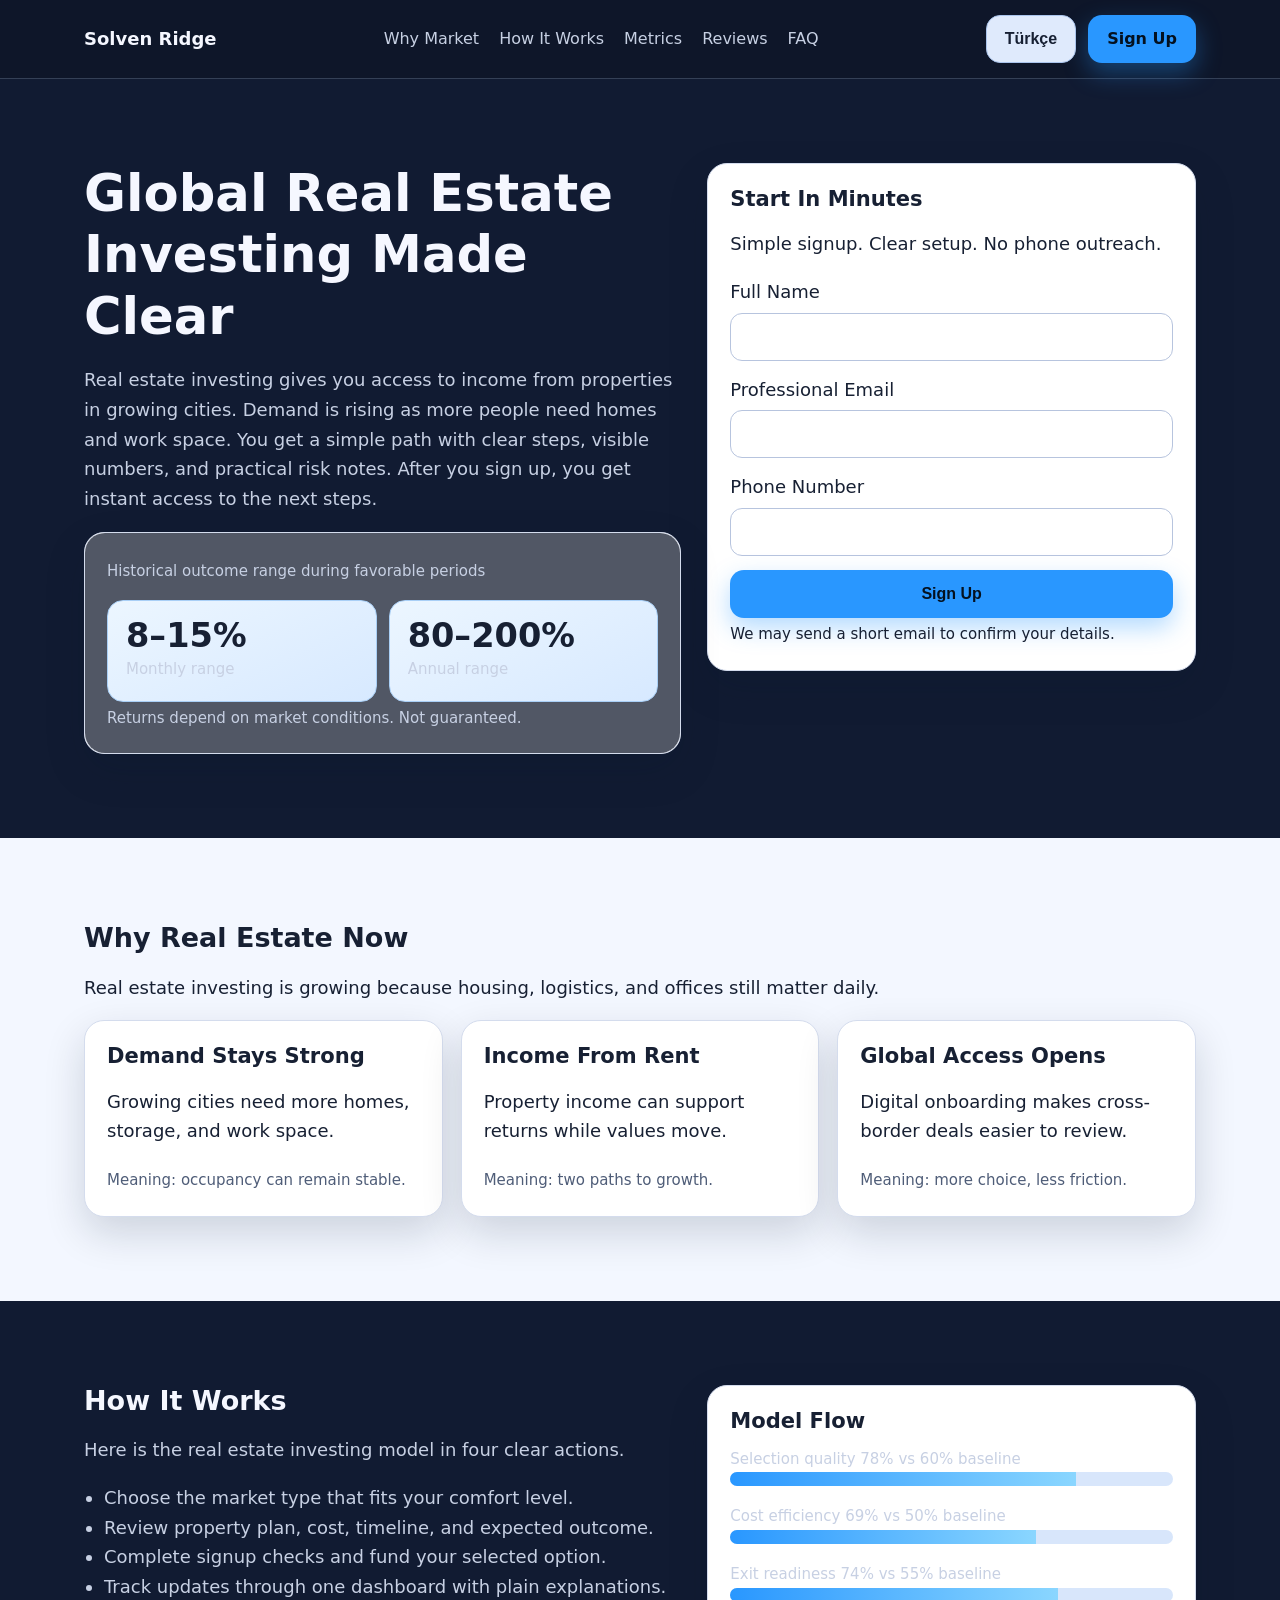
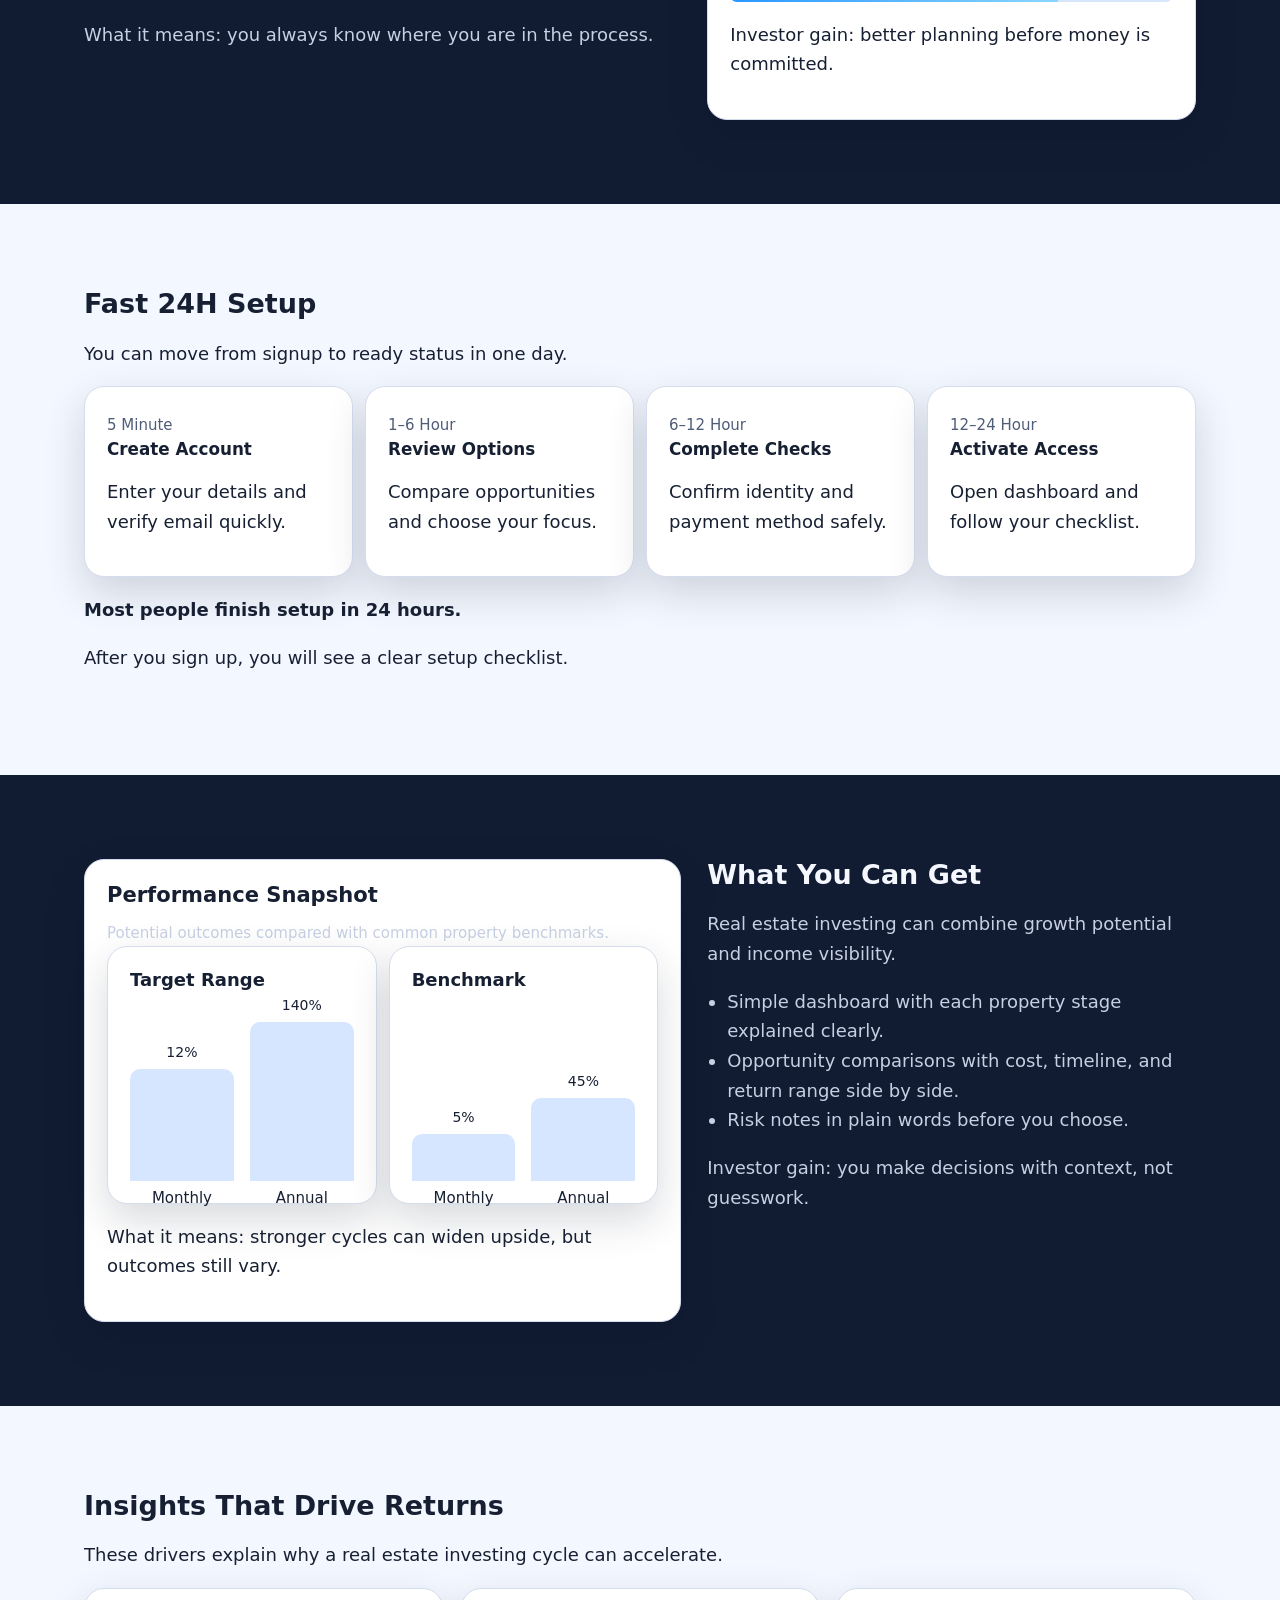
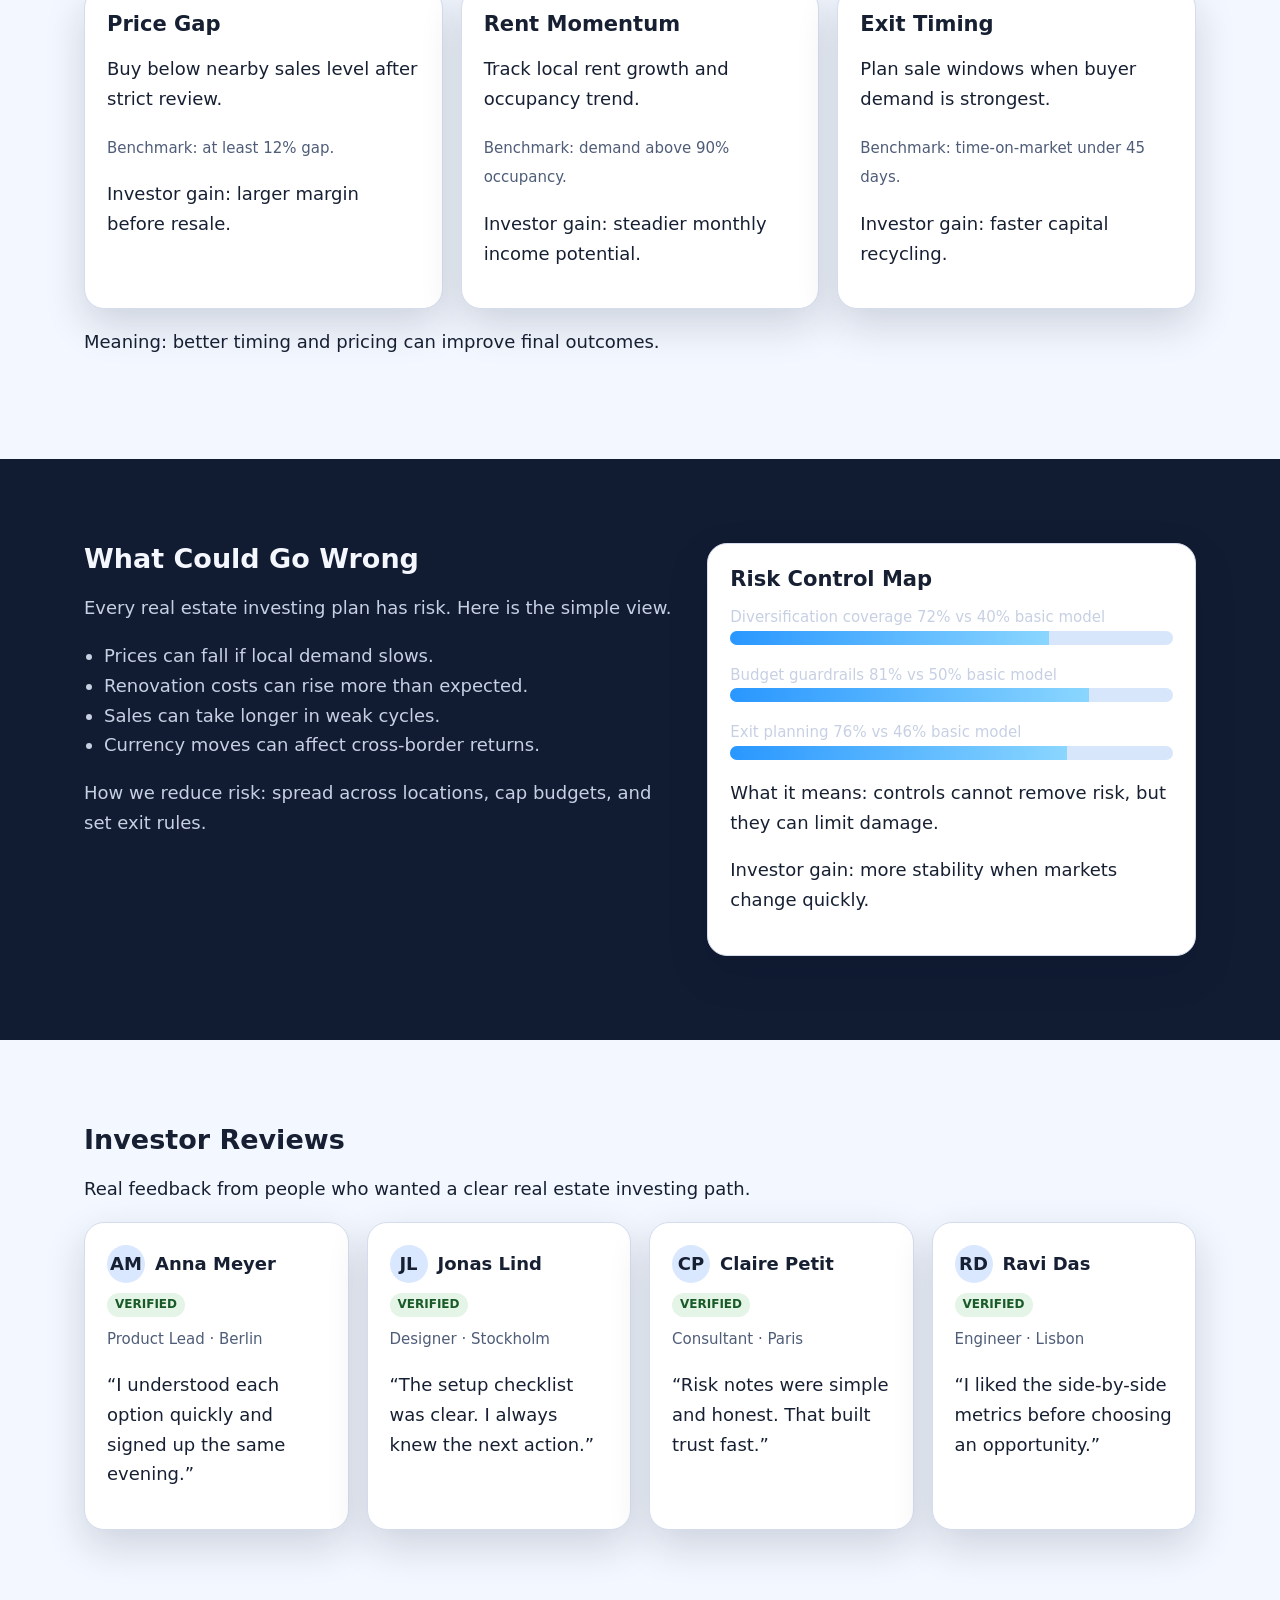
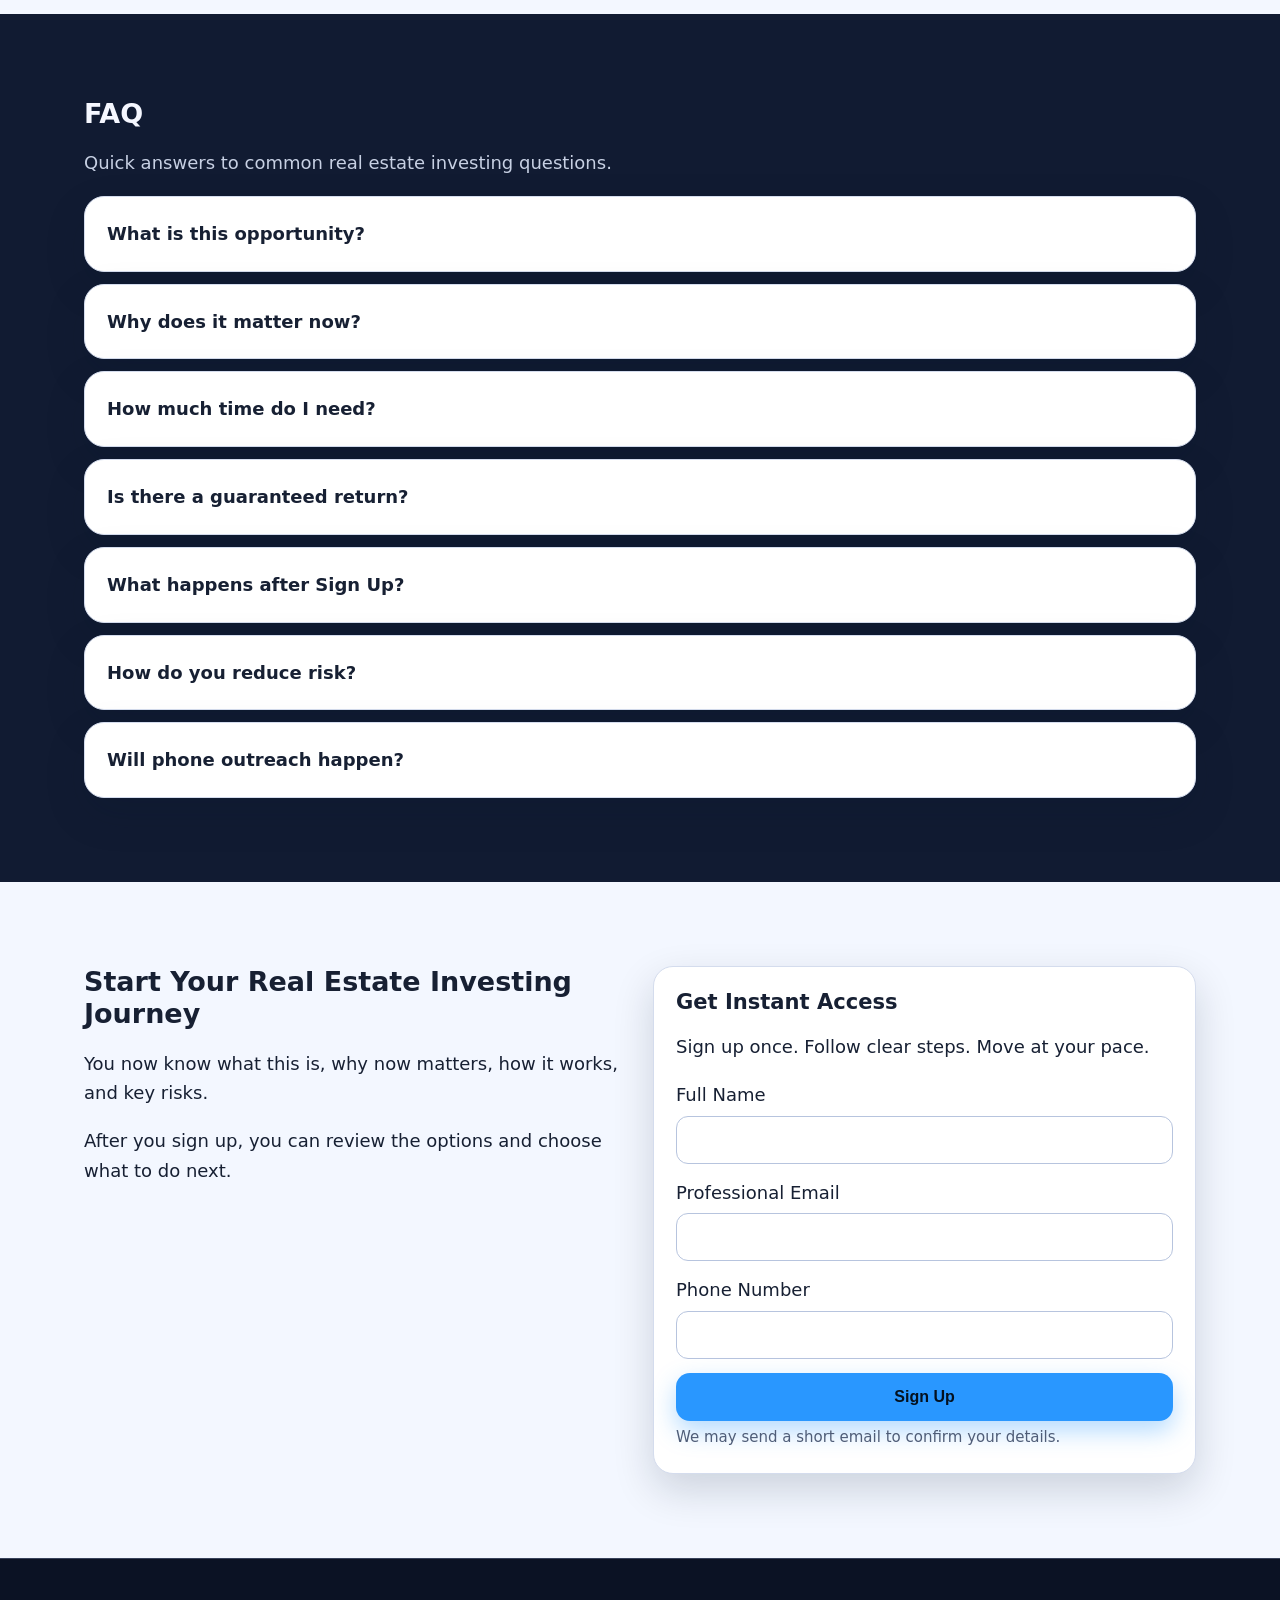
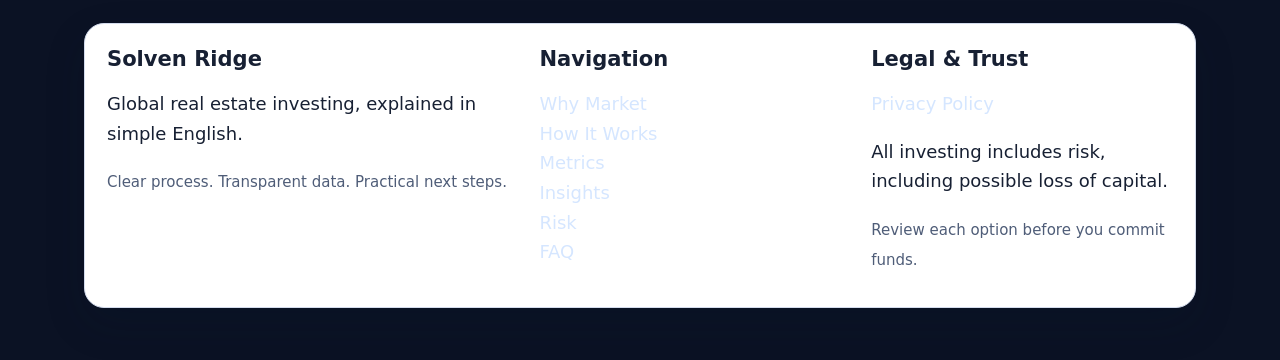
<file: tr/index.html>
<!doctype html>
<html lang="en">
<head>
  <meta charset="UTF-8">
  <meta name="viewport" content="width=device-width, initial-scale=1.0">
  <title>Real Estate Investing Now | Solven Ridge TR</title>
  <meta name="description" content="Get simple global real estate investing guidance, metrics, and clear next steps.">
  <link rel="canonical" href="https://solvenridge.com/tr/index.html">
  <link rel="alternate" hreflang="en" href="https://solvenridge.com/index.html">
  <link rel="alternate" hreflang="de" href="https://solvenridge.com/de/index.html">
  <link rel="alternate" hreflang="fr" href="https://solvenridge.com/fr/index.html">
  <link rel="alternate" hreflang="es" href="https://solvenridge.com/es/index.html">
  <link rel="alternate" hreflang="it" href="https://solvenridge.com/it/index.html">
  <link rel="alternate" hreflang="tr" href="https://solvenridge.com/tr/index.html">
  <link rel="alternate" hreflang="pt" href="https://solvenridge.com/pt/index.html">
  <link rel="alternate" hreflang="ja" href="https://solvenridge.com/jp/index.html">
  <link rel="alternate" hreflang="sk" href="https://solvenridge.com/sk/index.html">
  <link rel="alternate" hreflang="nl-BE" href="https://solvenridge.com/be/index.html">
  <meta property="og:title" content="Real Estate Investing Now | Solven Ridge TR">
  <meta property="og:description" content="Get simple global real estate investing guidance, metrics, and clear next steps.">
  <meta property="og:type" content="website">
  <meta property="og:url" content="https://solvenridge.com/tr/index.html">
  <meta name="twitter:card" content="summary_large_image">
  <meta name="twitter:title" content="Real Estate Investing Now | Solven Ridge TR">
  <meta name="twitter:description" content="Get simple global real estate investing guidance, metrics, and clear next steps.">
  <link rel="stylesheet" href="../assets/style.css">
</head>
<body>
<header class="header">
  <div class="container header-row">
    <a class="brand" href="../index.html">Solven Ridge</a>
    <nav class="nav-center" aria-label="Primary">
      <a href="#market">Why Market</a><a href="#model">How It Works</a><a href="#metrics">Metrics</a><a href="#reviews">Reviews</a><a href="#faq">FAQ</a>
    </nav>
    <div class="right-zone">
      <div class="lang">
        <button class="lang-toggle" aria-label="Language switcher">Türkçe</button>
        <div class="lang-menu">
<a href="../index.html"><span class="flag"><svg viewBox="0 0 16 12" xmlns="http://www.w3.org/2000/svg"><rect width="16" height="12" fill="#012169"/><path d="M0 0L16 12M16 0L0 12" stroke="#fff" stroke-width="2"/><path d="M0 0L16 12M16 0L0 12" stroke="#C8102E" stroke-width="1"/><path d="M8 0v12M0 6h16" stroke="#fff" stroke-width="3"/><path d="M8 0v12M0 6h16" stroke="#C8102E" stroke-width="2"/></svg></span>English</a>
<a href="../de/index.html"><span class="flag"><svg viewBox="0 0 16 12" xmlns="http://www.w3.org/2000/svg"><rect width="16" height="4" y="0" fill="#000"/><rect width="16" height="4" y="4" fill="#DD0000"/><rect width="16" height="4" y="8" fill="#FFCE00"/></svg></span>Deutsch</a>
<a href="../fr/index.html"><span class="flag"><svg viewBox="0 0 16 12" xmlns="http://www.w3.org/2000/svg"><rect width="5.33" height="12" fill="#0055A4"/><rect x="5.33" width="5.33" height="12" fill="#fff"/><rect x="10.66" width="5.34" height="12" fill="#EF4135"/></svg></span>Français</a>
<a href="../es/index.html"><span class="flag"><svg viewBox="0 0 16 12" xmlns="http://www.w3.org/2000/svg"><rect width="16" height="3" fill="#AA151B"/><rect y="3" width="16" height="6" fill="#F1BF00"/><rect y="9" width="16" height="3" fill="#AA151B"/></svg></span>Español</a>
<a href="../it/index.html"><span class="flag"><svg viewBox="0 0 16 12" xmlns="http://www.w3.org/2000/svg"><rect width="5.33" height="12" fill="#009246"/><rect x="5.33" width="5.33" height="12" fill="#fff"/><rect x="10.66" width="5.34" height="12" fill="#CE2B37"/></svg></span>Italiano</a>
<a href="../tr/index.html"><span class="flag"><svg viewBox="0 0 16 12" xmlns="http://www.w3.org/2000/svg"><rect width="16" height="12" fill="#E30A17"/><circle cx="7" cy="6" r="3" fill="#fff"/><circle cx="7.8" cy="6" r="2.4" fill="#E30A17"/></svg></span>Türkçe</a>
<a href="../pt/index.html"><span class="flag"><svg viewBox="0 0 16 12" xmlns="http://www.w3.org/2000/svg"><rect width="6" height="12" fill="#006600"/><rect x="6" width="10" height="12" fill="#FF0000"/></svg></span>Português</a>
<a href="../jp/index.html"><span class="flag"><svg viewBox="0 0 16 12" xmlns="http://www.w3.org/2000/svg"><rect width="16" height="12" fill="#fff"/><circle cx="8" cy="6" r="3" fill="#BC002D"/></svg></span>日本語</a>
<a href="../sk/index.html"><span class="flag"><svg viewBox="0 0 16 12" xmlns="http://www.w3.org/2000/svg"><rect width="16" height="4" fill="#fff"/><rect y="4" width="16" height="4" fill="#0B4EA2"/><rect y="8" width="16" height="4" fill="#EE1C25"/></svg></span>Slovak</a>
<a href="../be/index.html"><span class="flag"><svg viewBox="0 0 16 12" xmlns="http://www.w3.org/2000/svg"><rect width="5.33" height="12" fill="#000"/><rect x="5.33" width="5.33" height="12" fill="#FFD90C"/><rect x="10.66" width="5.34" height="12" fill="#EF3340"/></svg></span>Nederlands (BE)</a></div>
      </div>
      <a class="btn" href="#signup-final">Sign Up</a>
      <button class="mobile-toggle" data-burger aria-label="Open navigation" aria-expanded="false">☰</button>
    </div>
  </div>
</header>
<div class="drawer-backdrop" data-backdrop></div>
<aside class="drawer" data-drawer aria-hidden="true">
  <button class="close" data-drawer-close aria-label="Close menu">×</button>
  <nav class="drawer-nav" aria-label="Mobile navigation">
    <a href="#market">Why Market</a><a href="#model">How It Works</a><a href="#metrics">Metrics</a><a href="#reviews">Reviews</a><a href="#faq">FAQ</a>
  </nav>
  <div class="lang">
    <button class="lang-toggle" aria-label="Language switcher">Türkçe</button>
    <div class="lang-menu">
<a href="../index.html"><span class="flag"><svg viewBox="0 0 16 12" xmlns="http://www.w3.org/2000/svg"><rect width="16" height="12" fill="#012169"/><path d="M0 0L16 12M16 0L0 12" stroke="#fff" stroke-width="2"/><path d="M0 0L16 12M16 0L0 12" stroke="#C8102E" stroke-width="1"/><path d="M8 0v12M0 6h16" stroke="#fff" stroke-width="3"/><path d="M8 0v12M0 6h16" stroke="#C8102E" stroke-width="2"/></svg></span>English</a>
<a href="../de/index.html"><span class="flag"><svg viewBox="0 0 16 12" xmlns="http://www.w3.org/2000/svg"><rect width="16" height="4" y="0" fill="#000"/><rect width="16" height="4" y="4" fill="#DD0000"/><rect width="16" height="4" y="8" fill="#FFCE00"/></svg></span>Deutsch</a>
<a href="../fr/index.html"><span class="flag"><svg viewBox="0 0 16 12" xmlns="http://www.w3.org/2000/svg"><rect width="5.33" height="12" fill="#0055A4"/><rect x="5.33" width="5.33" height="12" fill="#fff"/><rect x="10.66" width="5.34" height="12" fill="#EF4135"/></svg></span>Français</a>
<a href="../es/index.html"><span class="flag"><svg viewBox="0 0 16 12" xmlns="http://www.w3.org/2000/svg"><rect width="16" height="3" fill="#AA151B"/><rect y="3" width="16" height="6" fill="#F1BF00"/><rect y="9" width="16" height="3" fill="#AA151B"/></svg></span>Español</a>
<a href="../it/index.html"><span class="flag"><svg viewBox="0 0 16 12" xmlns="http://www.w3.org/2000/svg"><rect width="5.33" height="12" fill="#009246"/><rect x="5.33" width="5.33" height="12" fill="#fff"/><rect x="10.66" width="5.34" height="12" fill="#CE2B37"/></svg></span>Italiano</a>
<a href="../tr/index.html"><span class="flag"><svg viewBox="0 0 16 12" xmlns="http://www.w3.org/2000/svg"><rect width="16" height="12" fill="#E30A17"/><circle cx="7" cy="6" r="3" fill="#fff"/><circle cx="7.8" cy="6" r="2.4" fill="#E30A17"/></svg></span>Türkçe</a>
<a href="../pt/index.html"><span class="flag"><svg viewBox="0 0 16 12" xmlns="http://www.w3.org/2000/svg"><rect width="6" height="12" fill="#006600"/><rect x="6" width="10" height="12" fill="#FF0000"/></svg></span>Português</a>
<a href="../jp/index.html"><span class="flag"><svg viewBox="0 0 16 12" xmlns="http://www.w3.org/2000/svg"><rect width="16" height="12" fill="#fff"/><circle cx="8" cy="6" r="3" fill="#BC002D"/></svg></span>日本語</a>
<a href="../sk/index.html"><span class="flag"><svg viewBox="0 0 16 12" xmlns="http://www.w3.org/2000/svg"><rect width="16" height="4" fill="#fff"/><rect y="4" width="16" height="4" fill="#0B4EA2"/><rect y="8" width="16" height="4" fill="#EE1C25"/></svg></span>Slovak</a>
<a href="../be/index.html"><span class="flag"><svg viewBox="0 0 16 12" xmlns="http://www.w3.org/2000/svg"><rect width="5.33" height="12" fill="#000"/><rect x="5.33" width="5.33" height="12" fill="#FFD90C"/><rect x="10.66" width="5.34" height="12" fill="#EF3340"/></svg></span>Nederlands (BE)</a></div>
  </div>
  <a class="btn" href="#signup-final">Sign Up</a>
</aside>
<main>
<section class="section dark hero">
  <div class="container hero-grid reveal">
    <div>
      <h1>Global Real Estate Investing Made Clear</h1>
      <p class="intro">Real estate investing gives you access to income from properties in growing cities. Demand is rising as more people need homes and work space. You get a simple path with clear steps, visible numbers, and practical risk notes. After you sign up, you get instant access to the next steps.</p>
      <div class="hero-panel text-on-glass">
        <small class="muted">Historical outcome range during favorable periods</small>
        <div class="performance">
          <div class="kpi"><div class="value">8–15%</div><small class="muted">Monthly range</small></div>
          <div class="kpi"><div class="value">80–200%</div><small class="muted">Annual range</small></div>
        </div>
        <small class="micro-copy">Returns depend on market conditions. Not guaranteed.</small>
      </div>
    </div>
    <form class="form-card" id="signup">
      <h3>Start In Minutes</h3><p>Simple signup. Clear setup. No phone outreach.</p>
      <div class="form-stack">
        <label>Full Name<input type="text" name="name" required></label>
        <label>Professional Email<input type="email" name="email" required></label>
        <label>Phone Number<input type="tel" name="phone" required></label>
        <button class="btn" type="submit">Sign Up</button>
      </div>
      <small class="micro-copy">We may send a short email to confirm your details.</small>
    </form>
  </div>
</section>
<section class="section light" id="market"><div class="container reveal"><h2>Why Real Estate Now</h2><p>Real estate investing is growing because housing, logistics, and offices still matter daily.</p><div class="grid-3"><article class="card"><h3>Demand Stays Strong</h3><p>Growing cities need more homes, storage, and work space.</p><small class="micro-copy">Meaning: occupancy can remain stable.</small></article><article class="card"><h3>Income From Rent</h3><p>Property income can support returns while values move.</p><small class="micro-copy">Meaning: two paths to growth.</small></article><article class="card"><h3>Global Access Opens</h3><p>Digital onboarding makes cross-border deals easier to review.</p><small class="micro-copy">Meaning: more choice, less friction.</small></article></div></div></section>
<section class="section dark" id="model"><div class="container two-col reveal"><div><h2>How It Works</h2><p>Here is the real estate investing model in four clear actions.</p><ul><li>Choose the market type that fits your comfort level.</li><li>Review property plan, cost, timeline, and expected outcome.</li><li>Complete signup checks and fund your selected option.</li><li>Track updates through one dashboard with plain explanations.</li></ul><p>What it means: you always know where you are in the process.</p></div><div class="visual-card"><h3>Model Flow</h3><div class="bars"><div class="bar-wrap"><small>Selection quality 78% vs 60% baseline</small><div class="bar"><span style="width:78%"></span></div></div><div class="bar-wrap"><small>Cost efficiency 69% vs 50% baseline</small><div class="bar"><span style="width:69%"></span></div></div><div class="bar-wrap"><small>Exit readiness 74% vs 55% baseline</small><div class="bar"><span style="width:74%"></span></div></div></div><p>Investor gain: better planning before money is committed.</p></div></div></section>
<section class="section light" id="process"><div class="container reveal"><h2>Fast 24H Setup</h2><p>You can move from signup to ready status in one day.</p><div class="process-grid"><article class="process-card"><small>5 Minute</small><h3>Create Account</h3><p>Enter your details and verify email quickly.</p></article><article class="process-card"><small>1–6 Hour</small><h3>Review Options</h3><p>Compare opportunities and choose your focus.</p></article><article class="process-card"><small>6–12 Hour</small><h3>Complete Checks</h3><p>Confirm identity and payment method safely.</p></article><article class="process-card"><small>12–24 Hour</small><h3>Activate Access</h3><p>Open dashboard and follow your checklist.</p></article></div><p><strong>Most people finish setup in 24 hours.</strong></p><p>After you sign up, you will see a clear setup checklist.</p></div></section>
<section class="section dark" id="metrics"><div class="container two-col reveal"><div class="chart-panel"><h3>Performance Snapshot</h3><small>Potential outcomes compared with common property benchmarks.</small><div class="dual"><div class="card"><h4>Target Range</h4><div class="vbar"><div style="height:62%"><span>12%</span><small>Monthly</small></div><div style="height:88%"><span>140%</span><small>Annual</small></div></div></div><div class="card"><h4>Benchmark</h4><div class="vbar"><div style="height:26%"><span>5%</span><small>Monthly</small></div><div style="height:46%"><span>45%</span><small>Annual</small></div></div></div></div><p>What it means: stronger cycles can widen upside, but outcomes still vary.</p></div><div><h2>What You Can Get</h2><p>Real estate investing can combine growth potential and income visibility.</p><ul><li>Simple dashboard with each property stage explained clearly.</li><li>Opportunity comparisons with cost, timeline, and return range side by side.</li><li>Risk notes in plain words before you choose.</li></ul><p>Investor gain: you make decisions with context, not guesswork.</p></div></div></section>
<section class="section light" id="insights"><div class="container reveal"><h2>Insights That Drive Returns</h2><p>These drivers explain why a real estate investing cycle can accelerate.</p><div class="grid-3"><article class="visual-card"><h3>Price Gap</h3><p>Buy below nearby sales level after strict review.</p><small class="muted">Benchmark: at least 12% gap.</small><p>Investor gain: larger margin before resale.</p></article><article class="visual-card"><h3>Rent Momentum</h3><p>Track local rent growth and occupancy trend.</p><small class="muted">Benchmark: demand above 90% occupancy.</small><p>Investor gain: steadier monthly income potential.</p></article><article class="visual-card"><h3>Exit Timing</h3><p>Plan sale windows when buyer demand is strongest.</p><small class="muted">Benchmark: time-on-market under 45 days.</small><p>Investor gain: faster capital recycling.</p></article></div><p>Meaning: better timing and pricing can improve final outcomes.</p></div></section>
<section class="section dark" id="risk"><div class="container two-col reveal"><div><h2>What Could Go Wrong</h2><p>Every real estate investing plan has risk. Here is the simple view.</p><ul><li>Prices can fall if local demand slows.</li><li>Renovation costs can rise more than expected.</li><li>Sales can take longer in weak cycles.</li><li>Currency moves can affect cross-border returns.</li></ul><p>How we reduce risk: spread across locations, cap budgets, and set exit rules.</p></div><div class="compare-panel"><h3>Risk Control Map</h3><div class="bars"><div class="bar-wrap"><small>Diversification coverage 72% vs 40% basic model</small><div class="bar"><span style="width:72%"></span></div></div><div class="bar-wrap"><small>Budget guardrails 81% vs 50% basic model</small><div class="bar"><span style="width:81%"></span></div></div><div class="bar-wrap"><small>Exit planning 76% vs 46% basic model</small><div class="bar"><span style="width:76%"></span></div></div></div><p>What it means: controls cannot remove risk, but they can limit damage.</p><p>Investor gain: more stability when markets change quickly.</p></div></div></section>
<section class="section light" id="reviews"><div class="container reveal"><h2>Investor Reviews</h2><p>Real feedback from people who wanted a clear real estate investing path.</p><div class="grid-4"><article class="review-card"><div class="review-head"><div class="avatar">AM</div><strong>Anna Meyer</strong><span class="verified">VERIFIED</span></div><small>Product Lead · Berlin</small><p>“I understood each option quickly and signed up the same evening.”</p></article><article class="review-card"><div class="review-head"><div class="avatar">JL</div><strong>Jonas Lind</strong><span class="verified">VERIFIED</span></div><small>Designer · Stockholm</small><p>“The setup checklist was clear. I always knew the next action.”</p></article><article class="review-card"><div class="review-head"><div class="avatar">CP</div><strong>Claire Petit</strong><span class="verified">VERIFIED</span></div><small>Consultant · Paris</small><p>“Risk notes were simple and honest. That built trust fast.”</p></article><article class="review-card"><div class="review-head"><div class="avatar">RD</div><strong>Ravi Das</strong><span class="verified">VERIFIED</span></div><small>Engineer · Lisbon</small><p>“I liked the side-by-side metrics before choosing an opportunity.”</p></article></div></div></section>
<section class="section dark" id="faq"><div class="container reveal"><h2>FAQ</h2><p>Quick answers to common real estate investing questions.</p><div class="faq-list"><details class="faq-item"><summary>What is this opportunity?</summary><p>You access global property opportunities with clear data, steps, and risks.</p></details><details class="faq-item"><summary>Why does it matter now?</summary><p>Housing and logistics demand stay high in many growing cities.</p></details><details class="faq-item"><summary>How much time do I need?</summary><p>Most people finish setup in 24 hours with the checklist.</p></details><details class="faq-item"><summary>Is there a guaranteed return?</summary><p>No. Returns depend on market conditions and are never guaranteed.</p></details><details class="faq-item"><summary>What happens after Sign Up?</summary><p>After you sign up, you can review the options and choose what to do next.</p></details><details class="faq-item"><summary>How do you reduce risk?</summary><p>We use market spread, budget caps, and planned exit timing.</p></details><details class="faq-item"><summary>Will phone outreach happen?</summary><p>No phone outreach. We may send a short email to confirm details.</p></details></div></div></section>
<section class="section light final-cta" id="signup-final"><div class="container two-col reveal"><div><h2>Start Your Real Estate Investing Journey</h2><p>You now know what this is, why now matters, how it works, and key risks.</p><p>After you sign up, you can review the options and choose what to do next.</p></div><form class="form-card"><h3>Get Instant Access</h3><p>Sign up once. Follow clear steps. Move at your pace.</p><div class="form-stack"><label>Full Name<input type="text" required></label><label>Professional Email<input type="email" required></label><label>Phone Number<input type="tel" required></label><button class="btn" type="submit">Sign Up</button></div><small class="micro-copy">We may send a short email to confirm your details.</small></form></div></section>
</main>
<footer class="footer"><div class="container"><div class="footer-inner footer-panel"><div><h3>Solven Ridge</h3><p>Global real estate investing, explained in simple English.</p><small>Clear process. Transparent data. Practical next steps.</small></div><div><h3>Navigation</h3><p><a href="#market">Why Market</a><br><a href="#model">How It Works</a><br><a href="#metrics">Metrics</a><br><a href="#insights">Insights</a><br><a href="#risk">Risk</a><br><a href="#faq">FAQ</a></p></div><div><h3>Legal & Trust</h3><p><a href="#" data-open-privacy>Privacy Policy</a></p><p>All investing includes risk, including possible loss of capital.</p><small>Review each option before you commit funds.</small></div></div></div></footer>
<div class="modal" data-modal aria-hidden="true"><div class="modal-panel"><div class="modal-head"><h3>Privacy Policy</h3><button class="close-icon" data-close-privacy aria-label="Close privacy policy">×</button></div><p><strong>Introduction:</strong> We explain how we use your data in simple terms.</p><p><strong>Data collection:</strong> We collect name, email, phone, and usage actions.</p><p><strong>Legal basis:</strong> We process data for signup service and legal duties.</p><p><strong>Cookies:</strong> Cookies help secure sessions and improve page performance.</p><p><strong>Retention:</strong> We keep data only as long as needed for service.</p><p><strong>Third-party sharing:</strong> We share with vetted providers that support operations.</p><p><strong>Security:</strong> We use access limits, encryption, and monitoring controls.</p><p><strong>User rights:</strong> You may request access, correction, deletion, or export.</p><p><strong>International transfers:</strong> Some data may move across borders with safeguards.</p><p><strong>Industry risk disclosure:</strong> Investing can lose value due to market changes.</p><p><strong>Contact:</strong> Email privacy@solvenridge.com for data requests.</p><div class="modal-foot"><button class="btn" data-close-privacy>Close</button></div></div></div>
<script type="application/ld+json">{"@context":"https://schema.org","@graph":[{"@type":"Organization","name":"Solven Ridge","url":"https://solvenridge.com/","email":"hello@solvenridge.com"},{"@type":"WebSite","name":"Solven Ridge","url":"https://solvenridge.com/"},{"@type":"FAQPage","mainEntity":[{"@type":"Question","name":"What is this opportunity?","acceptedAnswer":{"@type":"Answer","text":"You access global property opportunities with clear data, steps, and risks."}},{"@type":"Question","name":"Is there a guaranteed return?","acceptedAnswer":{"@type":"Answer","text":"No. Returns depend on market conditions and are never guaranteed."}}]},{"@type":"Review","author":{"@type":"Person","name":"Anna Meyer"},"reviewRating":{"@type":"Rating","ratingValue":"5"},"reviewBody":"I understood each option quickly and signed up the same evening."}]}</script>
<script src="../assets/app.js" defer></script>
</body>
</html>
</file>
<file: assets/style.css>
/* PALETTE MODE: CHARCOAL ICE */
/* CTA COLOR FAMILY: ICY BLUE */
/* BACKGROUND TEMPERATURE: dark */
/* VISUAL MOOD: Dark polished contrast */
:root{
  --text-strong: #172033;
  --text-muted: #4f5d78;
  --text-on-dark: #f5f7ff;
  --text-muted-on-dark: #c7d0e3;
  --surface-0: #0f172a;
  --surface-1: #f3f7ff;
  --surface-2: #111b32;
  --surface-card: #ffffff;
  --border-subtle: #d4dced;
  --input-bg: #ffffff;
  --input-border: #b7c4de;
  --focus-ring: #67b6ff;
  --shadow-soft: 0 16px 40px rgba(9, 22, 46, 0.16);
  --accent: #2997ff;
  --accent-2: #8ad6ff;
  --btn-height: 48px;
}
*{box-sizing:border-box}
html,body{margin:0;padding:0;overflow-x:hidden}
body{
  font-family: Inter, ui-sans-serif, system-ui, -apple-system, Segoe UI, Roboto, sans-serif;
  background: var(--surface-0);
  color: var(--text-strong);
  font-size: 18px;
  line-height: 1.65;
}
h1,h2,h3,h4,h5,h6{color:currentColor;line-height:1.2;margin:0 0 .6rem}
p,li,label,small,span{color:inherit}
a{color:var(--accent);text-decoration:none}
a:hover{text-decoration:underline}
img{max-width:100%}
.container{max-width:1160px;margin:0 auto;padding-inline:24px;width:100%}
.section{padding:84px 0;overflow:clip}
.section.light { background: var(--surface-1); color: var(--text-strong); }
.section.light p, .section.light li { color: var(--text-muted); }
.section.dark { background: var(--surface-2); color: var(--text-on-dark); }
.section.dark p, .section.dark li { color: var(--text-muted-on-dark); }
.section.light{color:var(--text-strong)}
.section.light h1,
.section.light h2,
.section.light h3,
.section.light h4,
.section.light h5,
.section.light h6,
.section.light p,
.section.light li,
.section.light label,
.section.light summary,
.section.light strong{color:var(--text-strong)}
.section.light .muted,
.section.light small,
.section.light .micro-copy,
.section.light .helper-text{color:var(--text-muted)}
.section.dark{color:var(--text-on-dark)}
.section.dark p,
.section.dark li,
.section.dark label,
.section.dark small{color:var(--text-muted-on-dark)}
.header{position:sticky;top:0;z-index:60;background:rgba(15,23,42,.92);backdrop-filter:blur(8px);border-bottom:1px solid rgba(167,186,220,.25)}
.header-row{display:flex;justify-content:space-between;align-items:center;gap:16px;min-height:78px}
.brand{font-weight:700;color:var(--text-on-dark)}
.nav-center{display:flex;gap:20px;align-items:center}
.nav-center a{color:var(--text-muted-on-dark);font-size:16px}
.right-zone{display:flex;align-items:center;gap:12px}
.btn,.lang-toggle{height:var(--btn-height);padding:0 18px;border-radius:14px;font-size:16px;border:1px solid transparent;display:inline-flex;align-items:center;justify-content:center;font-weight:600}
.btn{background:var(--accent);color:#04111f;box-shadow:0 10px 24px rgba(41,151,255,.35)}
.btn:hover{background:#58acff;text-decoration:none}
.btn:focus-visible,.lang-toggle:focus-visible,input:focus-visible{outline:3px solid var(--focus-ring);outline-offset:2px}
.lang{position:relative}
.lang-toggle{background:#dfeafc;color:var(--text-strong);border-color:#aac4ec}
.lang-menu{position:absolute;right:0;top:calc(100% + 8px);background:#fff;border:1px solid var(--border-subtle);border-radius:14px;padding:8px;list-style:none;margin:0;min-width:220px;display:none;box-shadow:var(--shadow-soft)}
.lang.open .lang-menu{display:block}
.lang-menu a{display:flex;align-items:center;gap:8px;padding:8px 10px;color:var(--text-strong);border-radius:8px}
.lang-menu a:hover{background:#eef4ff;text-decoration:none}
.flag{width:16px;height:12px;border-radius:2px;display:inline-block;overflow:hidden;border:1px solid #94a3b8}
.hero-grid,.two-col{display:grid;grid-template-columns:1.1fr .9fr;gap:26px;align-items:start}
.hero h1{font-size:clamp(2rem,4vw,3.4rem)}
.intro{max-width:620px}
.hero-panel,.card,.form-card,.kpi-card,.metric-card,.faq-item,.review-card,.process-card,.visual-card,.footer-panel,.chart-panel,.info-panel,.compare-panel{
  background:var(--surface-card);border:1px solid var(--border-subtle);border-radius:20px;padding:22px;color:var(--text-strong);box-shadow:var(--shadow-soft);min-width:0;max-width:100%
}
.card h2, .card h3, .card h4, .card strong,
.form-card h2, .form-card h3, .form-card h4, .form-card strong,
.kpi-card h3, .metric-card h3,
.review-card h3, .review-card h4,
.faq-item summary,
.process-card h3,
.visual-card h3,
.hero-panel h3,
.footer-panel h3,
.chart-panel h3,
.info-panel h3,
.compare-panel h3{color:var(--text-strong)}
.card p, .card li, .card small, .card label,
.form-card p, .form-card li, .form-card small, .form-card label,
.kpi-card p, .metric-card p,
.review-card p, .review-card small,
.faq-item p,
.process-card p,
.visual-card p,
.hero-panel p,
.footer-panel p,
.chart-panel p,
.info-panel p,
.compare-panel p{color:var(--text-strong)}
.section.dark .card,
.section.dark .form-card,
.section.dark .kpi-card,
.section.dark .metric-card,
.section.dark .review-card,
.section.dark .faq-item,
.section.dark .process-card,
.section.dark .visual-card,
.section.dark .hero-panel,
.section.dark .footer-panel,
.section.dark .chart-panel,
.section.dark .info-panel,
.section.dark .compare-panel{background:var(--surface-card);color:var(--text-strong)}
.section.dark .card p, .section.dark .card li, .section.dark .card small, .section.dark .card label,
.section.dark .form-card p, .section.dark .form-card li, .section.dark .form-card small, .section.dark .form-card label,
.section.dark .kpi-card p, .section.dark .metric-card p,
.section.dark .review-card p,
.section.dark .faq-item p,
.section.dark .process-card p,
.section.dark .visual-card p,
.section.dark .hero-panel p,
.section.dark .footer-panel p,
.section.dark .chart-panel p,
.section.dark .info-panel p,
.section.dark .compare-panel p{color:var(--text-strong)}
.card small, .card .muted, .card .micro-copy,
.form-card small, .form-card .muted, .form-card .micro-copy,
.kpi-card small, .metric-card small,
.review-card small,
.faq-item small,
.process-card small,
.visual-card small,
.footer-panel small,
.hero-panel small,
.chart-panel small,
.info-panel small,
.compare-panel small{color:var(--text-muted)}
p,li,label,small,span,input,::placeholder{opacity:1!important;text-shadow:none!important}
.grid-3{display:grid;grid-template-columns:repeat(auto-fit,minmax(260px,1fr));gap:18px}
.grid-4{display:grid;grid-template-columns:repeat(auto-fit,minmax(240px,1fr));gap:18px}
.performance{display:grid;grid-template-columns:1fr 1fr;gap:12px;margin-top:16px}
.performance .kpi{padding:18px;border-radius:16px;background:linear-gradient(155deg,#ecf6ff,#d7e9ff);border:1px solid #a9cff6}
.performance .value{font-size:2.1rem;font-weight:800;line-height:1}
.form-card input{width:100%;height:48px;border-radius:12px;border:1px solid var(--input-border);padding:0 12px;background:var(--input-bg);font-size:18px;margin-top:6px}
.form-stack{display:grid;gap:14px}
ul{padding-left:20px;margin:0}
.bars .bar-wrap{margin-bottom:14px}
.bar{height:14px;background:#d8e6fb;border-radius:999px;overflow:hidden}
.bar > span{display:block;height:100%;background:linear-gradient(90deg,var(--accent),var(--accent-2))}
.dual{display:grid;grid-template-columns:1fr 1fr;gap:12px}
.vbar{height:180px;display:flex;align-items:flex-end;gap:16px}
.vbar div{flex:1;background:#d6e6ff;border-radius:10px 10px 0 0;position:relative}
.vbar div span{position:absolute;top:-28px;left:50%;transform:translateX(-50%);font-size:14px;color:var(--text-strong)}
.vbar div small{position:absolute;bottom:-30px;left:50%;transform:translateX(-50%)}
.process-grid{display:grid;grid-template-columns:repeat(4,minmax(0,1fr));gap:12px}
.process-card h3{font-size:1.05rem}
.review-head{display:flex;align-items:center;gap:10px;margin-bottom:6px;flex-wrap:wrap}
.avatar{width:38px;height:38px;border-radius:999px;background:#d9e8ff;display:grid;place-items:center;font-weight:700}
.verified{font-size:12px;padding:2px 8px;border-radius:999px;background:#e4f4e6;color:#195a28;font-weight:700}
.faq-list{display:grid;gap:12px}
.faq-item summary{cursor:pointer;list-style:none;font-weight:600}
.faq-item summary::-webkit-details-marker{display:none}
.final-cta .two-col{grid-template-columns:1fr 1fr}
.footer{background:#0b1224;color:var(--text-on-dark);padding:64px 0 52px;border-top:1px solid rgba(156,177,218,.3)}
.footer-inner{display:grid;grid-template-columns:1.2fr .9fr .9fr;gap:30px;align-items:start}
.footer a{color:#d5e6ff}
.mobile-toggle{display:none;background:transparent;border:1px solid #8da9d8;color:var(--text-on-dark);border-radius:12px;height:44px;width:44px}
.drawer{position:fixed;top:0;right:0;width:min(92vw,360px);height:100%;background:#f7fbff;transform:translateX(110%);transition:transform .3s ease;z-index:80;padding:20px;display:flex;flex-direction:column;gap:14px;overflow:auto}
.drawer.open{transform:translateX(0)}
.drawer-backdrop{position:fixed;inset:0;background:rgba(2,8,23,.5);opacity:0;pointer-events:none;transition:opacity .25s ease;z-index:70}
.drawer-backdrop.active{opacity:1;pointer-events:auto}
.drawer .close{align-self:flex-end;background:none;border:0;font-size:30px;line-height:1;cursor:pointer}
.drawer-nav{display:grid;gap:12px}
.scroll-lock{overflow:hidden}
.modal{position:fixed;inset:0;display:none;align-items:center;justify-content:center;z-index:90}
.modal.active{display:flex}
.modal-panel{max-width:820px;max-height:88vh;overflow:auto;background:#fff;border-radius:16px;padding:20px;border:1px solid var(--border-subtle)}
.modal-head{display:flex;justify-content:space-between;align-items:center}
.close-icon{background:none;border:0;font-size:28px}
.text-on-image,.text-on-gradient,.text-on-glass{position:relative;z-index:2}
.text-on-image::before,.text-on-gradient::before,.text-on-glass::before{content:"";position:absolute;inset:0;background:rgba(255,255,255,.82);z-index:-1;border-radius:inherit}
.section.dark .text-on-image::before,.section.dark .text-on-gradient::before,.section.dark .text-on-glass::before{background:rgba(15,23,42,.72)}
.reveal{opacity:0;transform:translateY(18px);transition:transform .5s ease,opacity .5s ease}
.reveal.visible{opacity:1;transform:none}
@media (max-width:900px){
  .nav-center,.right-zone .lang,.right-zone .btn{display:none}
  .mobile-toggle{display:inline-grid;place-items:center}
  .hero-grid,.two-col,.final-cta .two-col{grid-template-columns:1fr}
  .process-grid{grid-template-columns:1fr 1fr}
  .footer-inner{grid-template-columns:1fr}
}
@media (max-width:640px){.section{padding:64px 0}.process-grid{grid-template-columns:1fr}}
</file>
